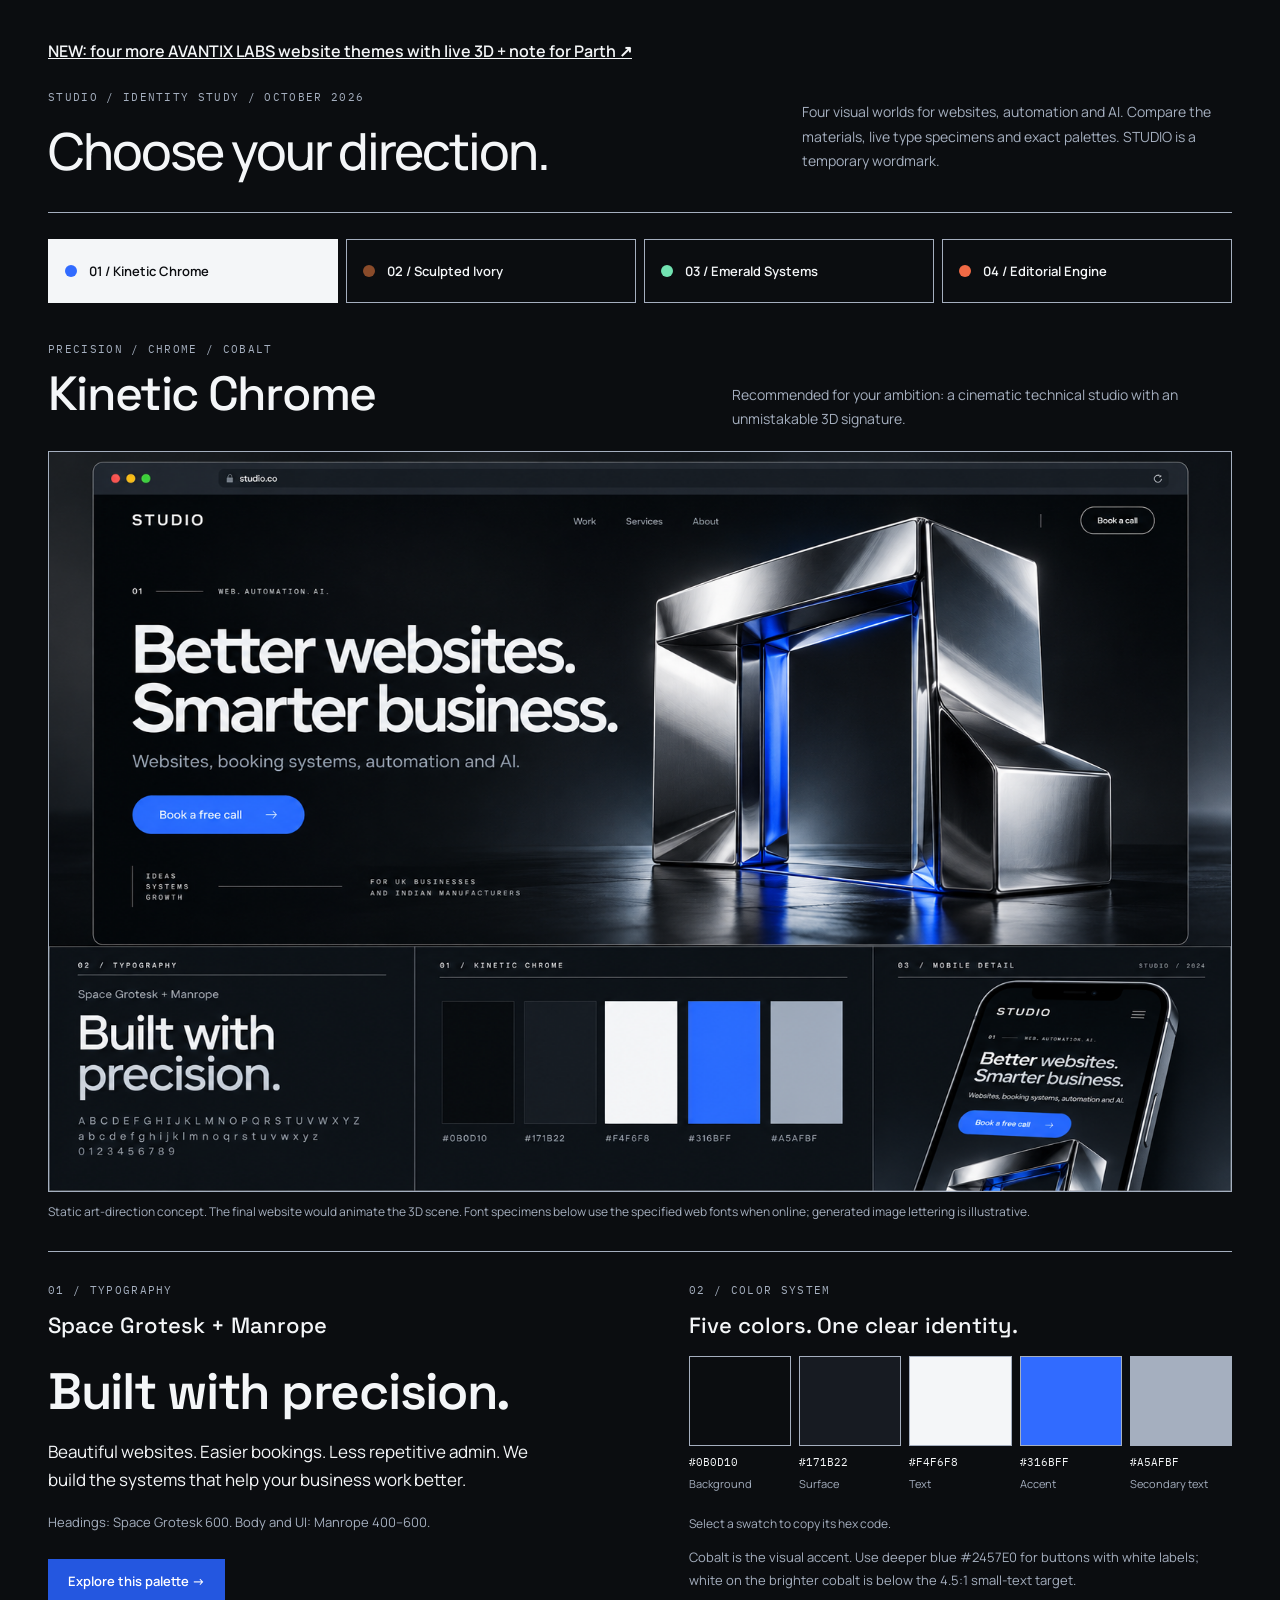
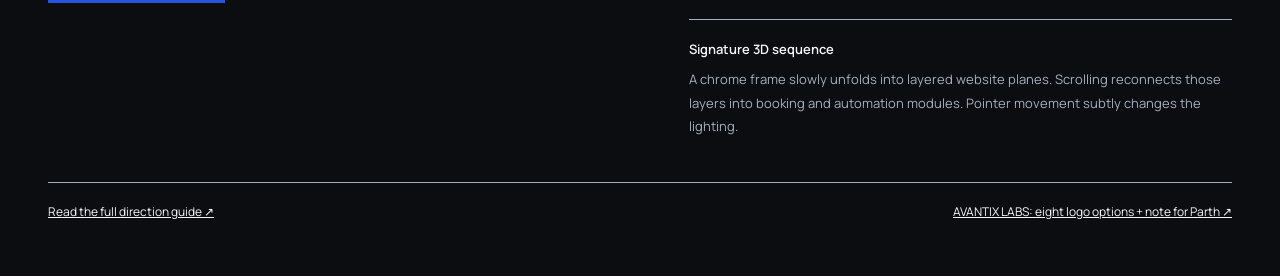
<file: index.html>
<!doctype html>
<html lang="en">
<head>
<meta charset="utf-8"><meta name="viewport" content="width=device-width,initial-scale=1">
<title>Studio — Brand Directions</title>
<link rel="preconnect" href="https://fonts.googleapis.com"><link rel="preconnect" href="https://fonts.gstatic.com" crossorigin>
<link href="https://fonts.googleapis.com/css2?family=DM+Sans:wght@400;500;600&family=IBM+Plex+Mono:wght@400;500&family=Instrument+Serif:ital@0;1&family=Manrope:wght@400;500;600&family=Outfit:wght@500;600&family=Sora:wght@500;600&family=Space+Grotesk:wght@500;600&display=swap" rel="stylesheet">
<style>
:root{--base:#0b0d10;--surface:#171b22;--ink:#f4f6f8;--muted:#a5afbf;--accent:#316bff;--cta:#2457e0;--cta-ink:#fff;--display:'Space Grotesk';--body:'Manrope'}
*{box-sizing:border-box}body{margin:0;background:var(--base);color:var(--ink);font-family:var(--body),sans-serif;transition:background .25s,color .25s}main{max-width:1480px;margin:auto;padding:40px 48px 56px}header{display:flex;align-items:center;justify-content:space-between;gap:20px;border-bottom:1px solid var(--muted);padding-bottom:24px}.overline,.number{font:11px/1.6 'IBM Plex Mono',monospace;letter-spacing:.12em;text-transform:uppercase}.overline{color:var(--muted)}h1{font-size:clamp(30px,4vw,54px);letter-spacing:-.04em;font-weight:500;margin:8px 0 0}.intro{max-width:430px;font-size:14px;line-height:1.75;color:var(--muted)}nav{display:grid;grid-template-columns:repeat(4,1fr);gap:8px;margin:26px 0}button,a{touch-action:manipulation}button{font:inherit;cursor:pointer}.theme{background:transparent;color:var(--ink);text-align:left;border:1px solid var(--muted);padding:16px;display:flex;align-items:center;gap:12px;min-height:64px}.theme[aria-selected=true]{background:var(--ink);color:var(--base);border-color:var(--ink)}.dot{height:12px;width:12px;flex-shrink:0;border-radius:50%;background:var(--dot)}.theme span:last-child{font-size:13px;font-weight:600}button:focus-visible,a:focus-visible{outline:3px solid var(--accent);outline-offset:4px}.heading{display:flex;justify-content:space-between;align-items:flex-end;gap:20px;margin:38px 0 20px}h2{font:500 clamp(28px,4vw,48px)/1.1 var(--display),serif;letter-spacing:-.035em;margin:10px 0}.verdict{margin:0;max-width:500px;color:var(--muted);font-size:14px;line-height:1.7}.board{display:block;width:100%;height:auto;border:1px solid var(--muted);background:var(--surface)}.caption{color:var(--muted);font-size:12px;line-height:1.6;margin:10px 0 30px}.details{display:grid;grid-template-columns:1.1fr 1fr;gap:44px;border-top:1px solid var(--muted);padding-top:30px}h3{font:500 22px/1.2 var(--display),serif;margin:12px 0 18px}.specimen{font:600 clamp(32px,4vw,58px)/1.08 var(--display),serif;letter-spacing:-.025em;margin:26px 0 18px}.body-sample{font-size:17px;line-height:1.65;max-width:480px}.font-note,.motion{font-size:13px;line-height:1.8;color:var(--muted)}.cta{background:var(--cta);color:var(--cta-ink);display:inline-block;padding:13px 20px;margin:12px 0;border:0;text-decoration:none;font-size:13px;font-weight:600}.palette{display:grid;grid-template-columns:repeat(5,1fr);gap:8px}.swatch{border:0;background:transparent;padding:0;text-align:left;color:var(--ink);min-width:0}.chip{display:block;height:90px;background:var(--chip);border:1px solid var(--muted)}.hex{display:block;font:11px/1.6 'IBM Plex Mono',monospace;margin-top:8px}.role{display:block;color:var(--muted);font-size:11px;margin:4px 0 12px}.motion{border-top:1px solid var(--muted);padding-top:18px;margin-top:26px}.motion strong{display:block;color:var(--ink);font-weight:600;margin-bottom:7px}footer{display:flex;justify-content:space-between;gap:20px;margin-top:44px;border-top:1px solid var(--muted);padding-top:20px;font-size:12px;color:var(--muted)}a{color:var(--ink)}#status{min-height:18px;color:var(--muted);font-size:12px} @media(max-width:800px){main{padding:24px 20px}header,.heading{display:block}.intro{margin-top:20px}nav{grid-template-columns:1fr 1fr}.theme{padding:12px}.details{grid-template-columns:1fr;gap:24px}.chip{height:65px}.heading .verdict{margin-top:16px}footer{display:block}footer span{display:block;margin-top:12px}}@media(prefers-reduced-motion:reduce){body{transition:none}}
</style></head>
<body><main>
<p style="margin:0 0 24px"><a href="themes/" style="font-weight:600">NEW: four more AVANTIX LABS website themes with live 3D + note for Parth ↗</a></p>
<header><div><div class="overline">Studio / Identity study / October 2026</div><h1>Choose your direction.</h1></div><p class="intro">Four visual worlds for websites, automation and AI. Compare the materials, live type specimens and exact palettes. STUDIO is a temporary wordmark.</p></header>
<nav role="tablist" aria-label="Brand directions">
<button class="theme" id="tab-0" role="tab" aria-selected="true" aria-controls="direction" data-index="0" style="--dot:#316bff"><i class="dot" aria-hidden="true"></i><span>01 / Kinetic Chrome</span></button>
<button class="theme" id="tab-1" role="tab" aria-selected="false" aria-controls="direction" tabindex="-1" data-index="1" style="--dot:#8a4b2a"><i class="dot" aria-hidden="true"></i><span>02 / Sculpted Ivory</span></button>
<button class="theme" id="tab-2" role="tab" aria-selected="false" aria-controls="direction" tabindex="-1" data-index="2" style="--dot:#72e2b1"><i class="dot" aria-hidden="true"></i><span>03 / Emerald Systems</span></button>
<button class="theme" id="tab-3" role="tab" aria-selected="false" aria-controls="direction" tabindex="-1" data-index="3" style="--dot:#f06a45"><i class="dot" aria-hidden="true"></i><span>04 / Editorial Engine</span></button>
</nav>
<section id="direction" role="tabpanel" aria-labelledby="tab-0">
<div class="heading"><div><div class="overline" id="mood"></div><h2 id="name"></h2></div><p class="verdict" id="position"></p></div>
<img class="board" id="board" alt=""><p class="caption">Static art-direction concept. The final website would animate the 3D scene. Font specimens below use the specified web fonts when online; generated image lettering is illustrative.</p>
<div class="details"><div><div class="overline">01 / Typography</div><h3 id="font-title"></h3><p class="specimen" id="specimen"></p><p class="body-sample">Beautiful websites. Easier bookings. Less repetitive admin. We build the systems that help your business work better.</p><p class="font-note" id="font-note"></p><a class="cta" id="cta-example" href="#palette-title">Explore this palette →</a></div>
<div><div class="overline">02 / Color system</div><h3 id="palette-title">Five colors. One clear identity.</h3><div class="palette" id="palette"></div><p id="status" role="status" aria-live="polite">Select a swatch to copy its hex code.</p><p class="font-note" id="color-note"></p><div class="motion"><strong>Signature 3D sequence</strong><span id="motion"></span></div></div></div>
</section>
<footer><a href="brand-directions.md">Read the full direction guide ↗</a><a href="logos/concepts.html">AVANTIX LABS: eight logo options + note for Parth ↗</a></footer>
</main><script>
const themes=[
{name:'Kinetic Chrome',mood:'Precision / Chrome / Cobalt',position:'Recommended for your ambition: a cinematic technical studio with an unmistakable 3D signature.',colors:['#0B0D10','#171B22','#F4F6F8','#316BFF','#A5AFBF'],fonts:['Space Grotesk','Manrope'],weights:'Headings: Space Grotesk 600. Body and UI: Manrope 400–600.',specimen:'Built with precision.',cta:'#2457E0',ctaInk:'#FFFFFF',note:'Cobalt is the visual accent. Use deeper blue #2457E0 for buttons with white labels; white on the brighter cobalt is below the 4.5:1 small-text target.',motion:'A chrome frame slowly unfolds into layered website planes. Scrolling reconnects those layers into booking and automation modules. Pointer movement subtly changes the lighting.',image:'01-kinetic-chrome.png'},
{name:'Sculpted Ivory',mood:'Editorial / Stone / Bronze',position:'The most refined direction for owners who value taste, clarity and a personal, premium service.',colors:['#F3F0E8','#E4DED2','#191814','#8A4B2A','#746F64'],fonts:['Instrument Serif','Manrope'],weights:'Headings: Instrument Serif 400; selective italic. Body and UI: Manrope 400–600.',specimen:'Built with intention.',cta:'#8A4B2A',ctaInk:'#F3F0E8',note:'Espresso carries the text. Bronze carries calls to action. Stone surfaces provide depth without adding more colors.',motion:'Interlocking bronze and travertine frames reveal a website through an architectural opening. Scrolling moves the camera through it; case studies appear as framed project planes.',image:'02-sculpted-ivory.png'},
{name:'Emerald Systems',mood:'Calm intelligence / Glass / Forest',position:'The strongest fit for the plan’s care, clinic and business-automation positioning: contemporary and reassuring.',colors:['#071B17','#10332B','#F0F5EF','#72E2B1','#A3B8AE'],fonts:['Sora','DM Sans'],weights:'Headings: Sora 600. Body and UI: DM Sans 400–600.',specimen:'Systems that work.',cta:'#72E2B1',ctaInk:'#071B17',note:'Use pale mint for buttons with forest-black labels. Warm white text and muted sage keep service pages calm and easy to read.',motion:'A glass monolith contains connected workflow modules. Scrolling traces an enquiry into a booking and follow-up. Visitors can select a service to highlight its module.',image:'03-emerald-systems.png'},
{name:'Editorial Engine',mood:'Bold typography / Machined layers / Vermilion',position:'The most expressive direction for a creative digital studio whose work and motion lead the experience.',colors:['#141414','#242424','#F2F0EB','#F06A45','#AAA59C'],fonts:['Outfit','Manrope'],weights:'Headings: Outfit 600. Body and UI: Manrope 400–600. Small annotations: IBM Plex Mono 400.',specimen:'Made to stand out.',cta:'#F06A45',ctaInk:'#141414',note:'Vermilion carries one sculptural object and the call to action. Use graphite labels on vermilion buttons for readable contrast.',motion:'An anodized frame splits into precisely machined layers. Scroll motion assembles them into a complete website; selected work opens in dimensional project planes.',image:'04-editorial-engine.png'}
];
const buttons=[...document.querySelectorAll('.theme')];let active=0;
function choose(i){active=i;const t=themes[i];const r=document.documentElement.style;['base','surface','ink','accent','muted'].forEach((key,j)=>r.setProperty('--'+key,t.colors[j]));r.setProperty('--display',`'${t.fonts[0]}'`);r.setProperty('--body',`'${t.fonts[1]}'`);r.setProperty('--cta',t.cta);r.setProperty('--cta-ink',t.ctaInk);document.getElementById('specimen').style.fontWeight=i===1?'400':'600';buttons.forEach((b,j)=>{b.setAttribute('aria-selected',String(j===i));b.tabIndex=j===i?0:-1});document.getElementById('direction').setAttribute('aria-labelledby','tab-'+i);for(const [id,key] of [['name','name'],['mood','mood'],['position','position'],['specimen','specimen'],['font-note','weights'],['motion','motion'],['color-note','note']])document.getElementById(id).textContent=t[key];document.getElementById('font-title').textContent=t.fonts.join(' + ');const image=document.getElementById('board');image.src=t.image;image.alt=t.name+' website concept, typography and palette board';const palette=document.getElementById('palette');palette.replaceChildren();t.colors.forEach((hex,j)=>{const b=document.createElement('button');b.className='swatch';b.style.setProperty('--chip',hex);b.setAttribute('aria-label','Copy '+['background','surface','text','accent','secondary text'][j]+' color '+hex);const chip=document.createElement('span');chip.className='chip';const code=document.createElement('span');code.className='hex';code.textContent=hex;const role=document.createElement('span');role.className='role';role.textContent=['Background','Surface','Text','Accent','Secondary text'][j];b.append(chip,code,role);b.addEventListener('click',async()=>{try{await navigator.clipboard.writeText(hex);document.getElementById('status').textContent='Copied '+hex;}catch{document.getElementById('status').textContent='Color: '+hex+' — select this text to copy.'}});palette.append(b)});document.getElementById('status').textContent='Select a swatch to copy its hex code.';}
buttons.forEach((b,i)=>{b.addEventListener('click',()=>choose(i));b.addEventListener('keydown',e=>{let next;if(e.key==='ArrowRight')next=(active+1)%4;if(e.key==='ArrowLeft')next=(active+3)%4;if(e.key==='Home')next=0;if(e.key==='End')next=3;if(next!==undefined){e.preventDefault();choose(next);buttons[next].focus()}})});choose(0);
</script></body></html>
</file>
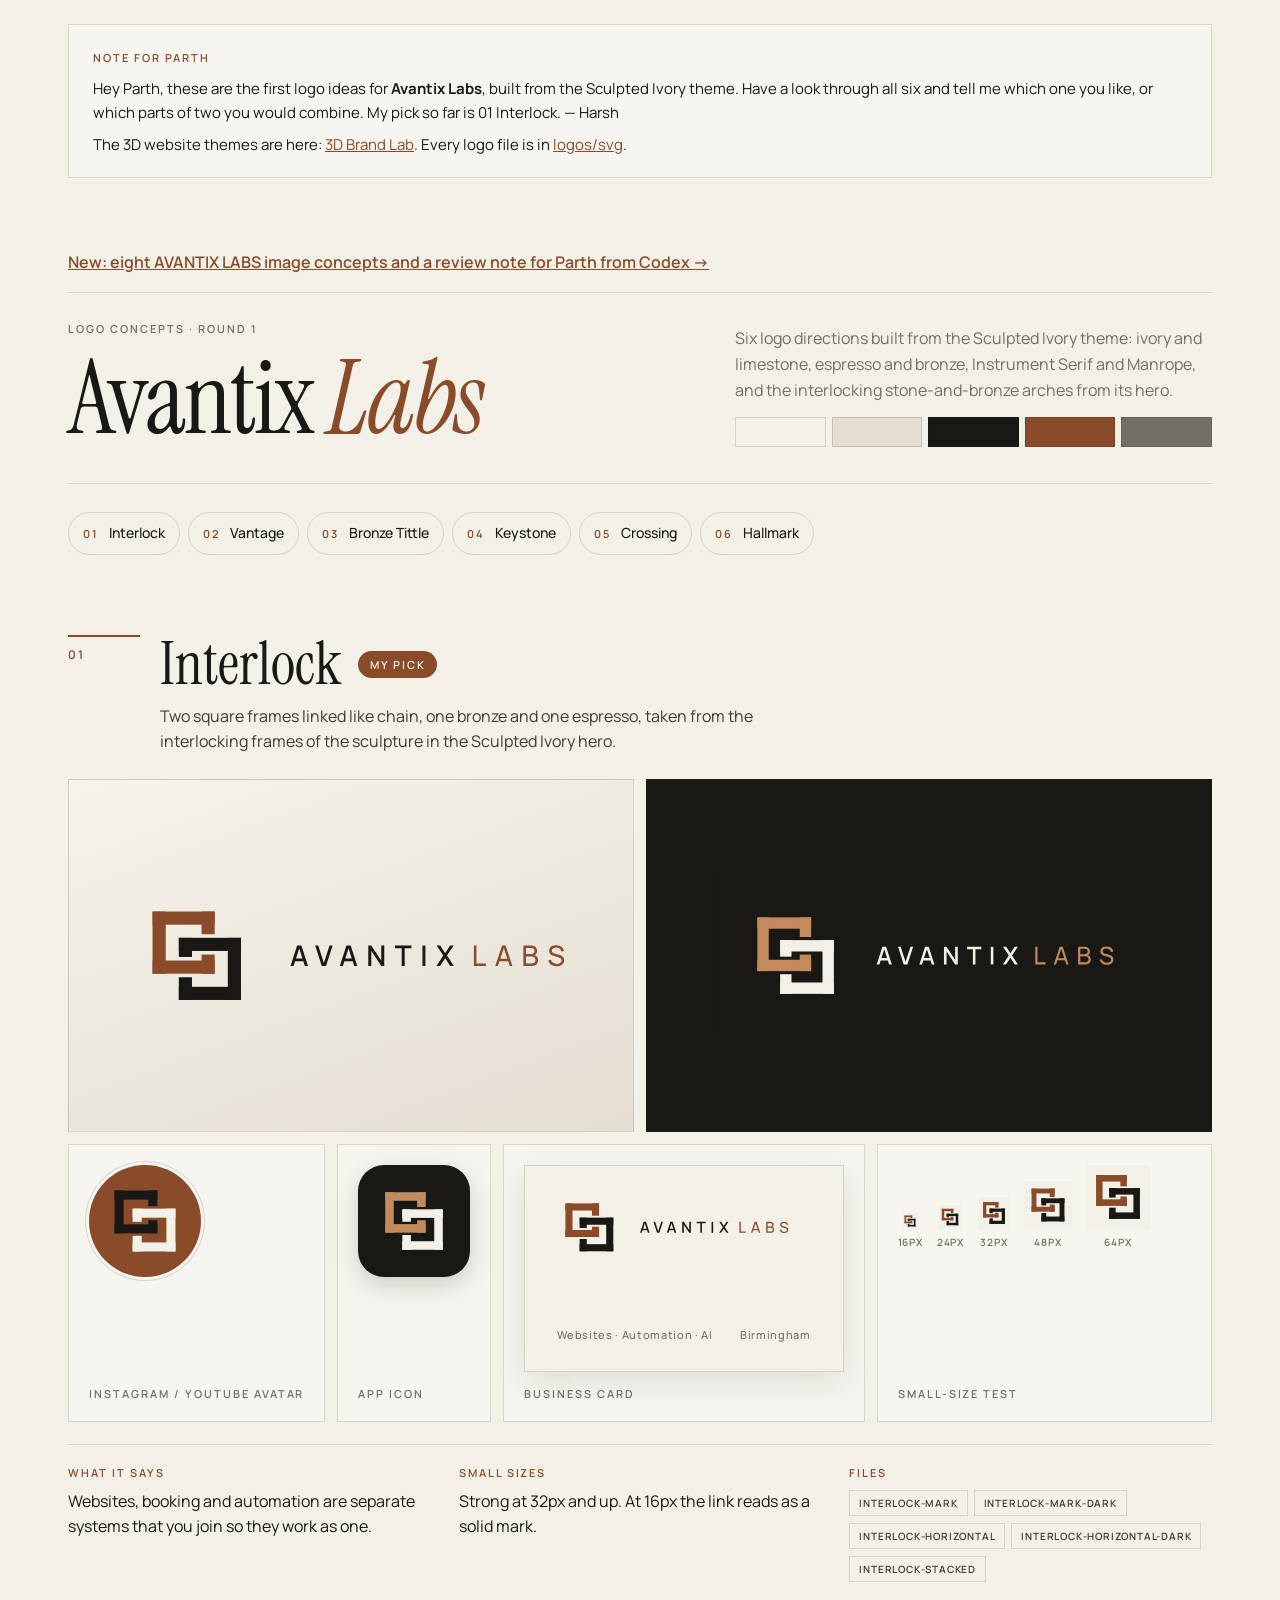
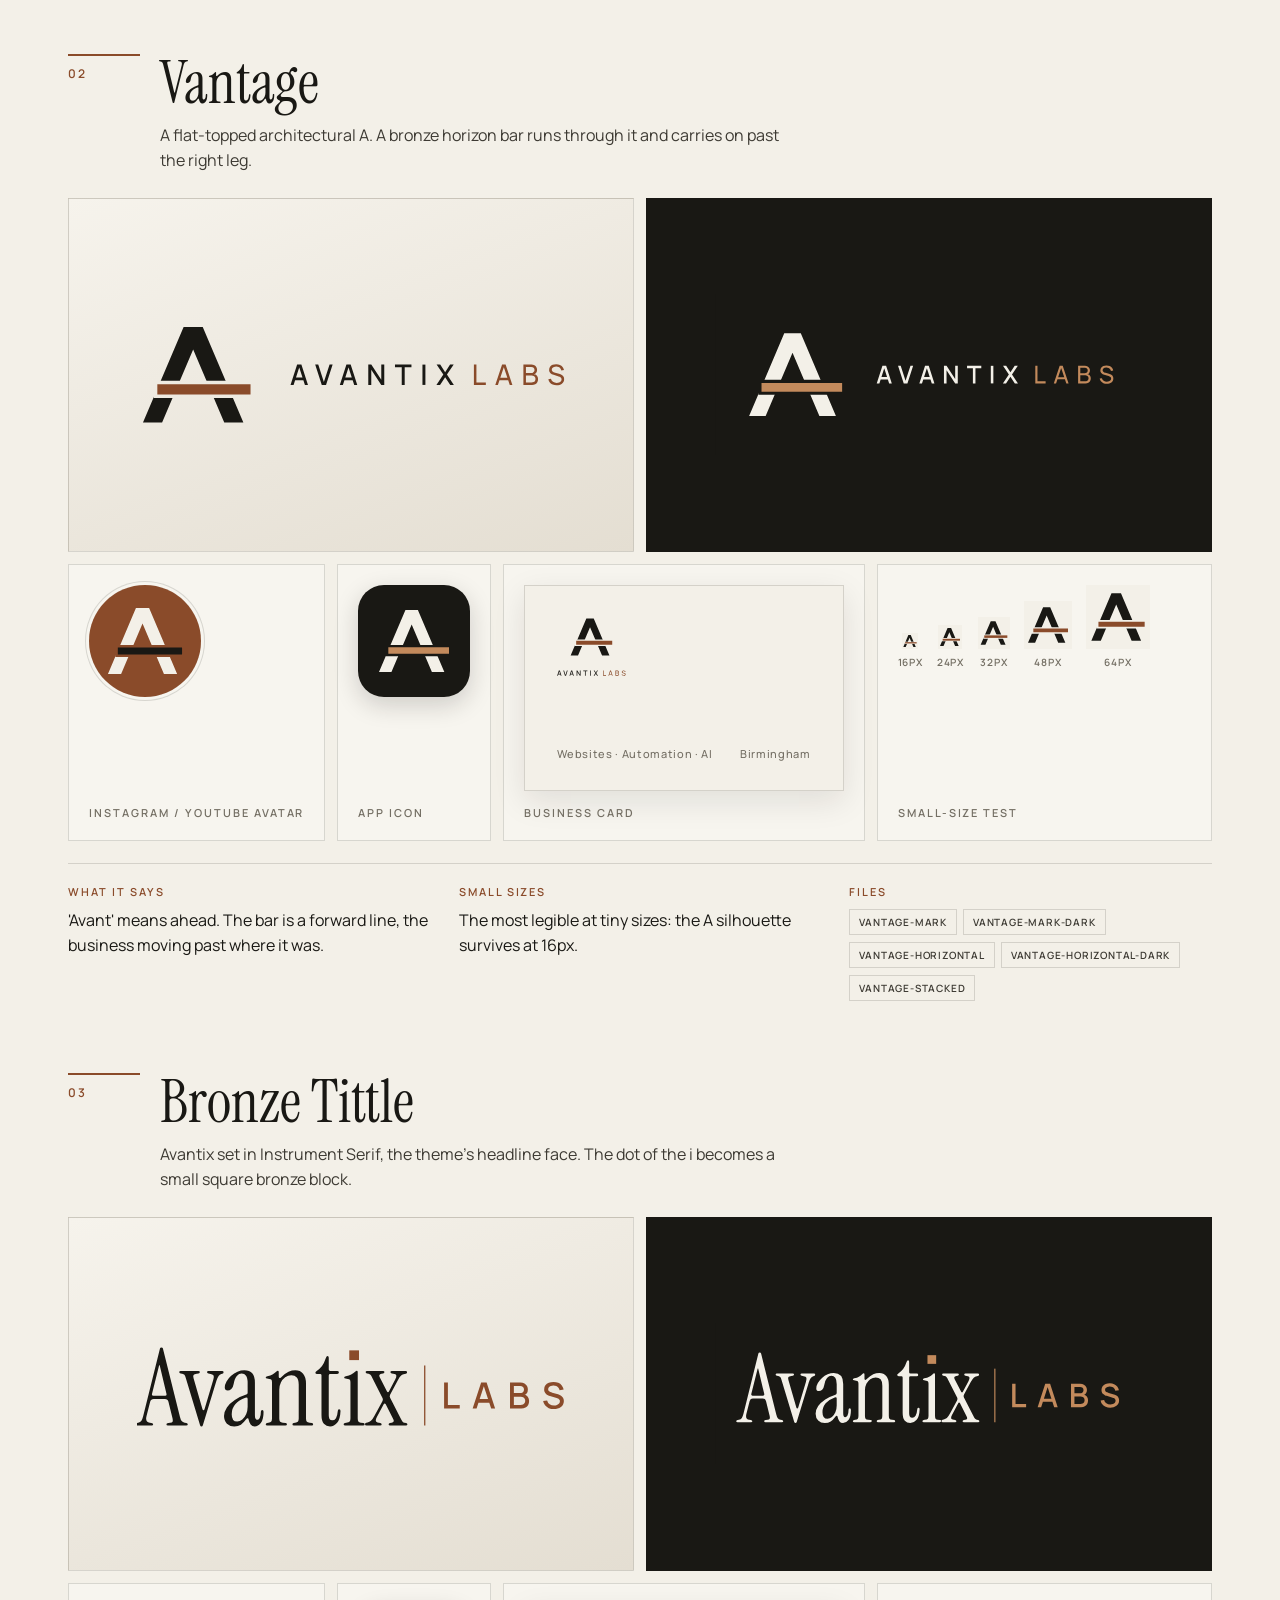
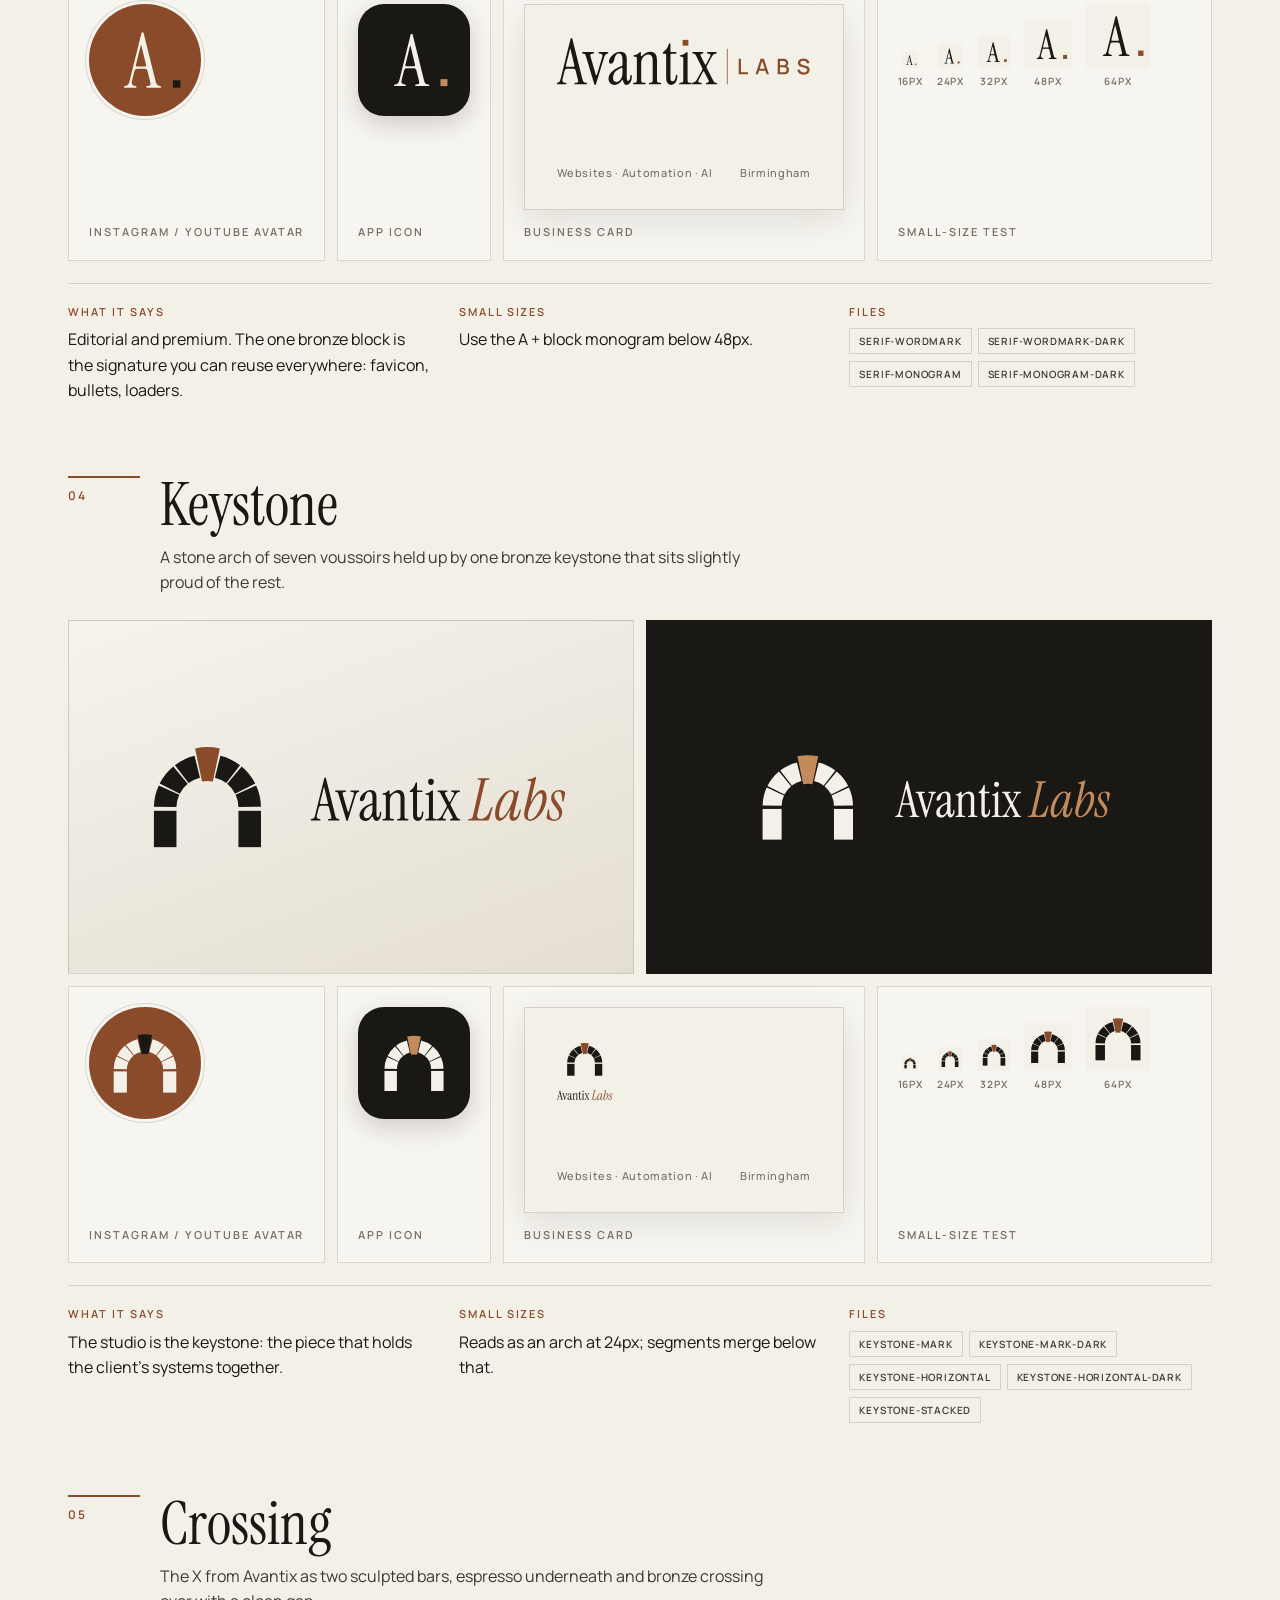
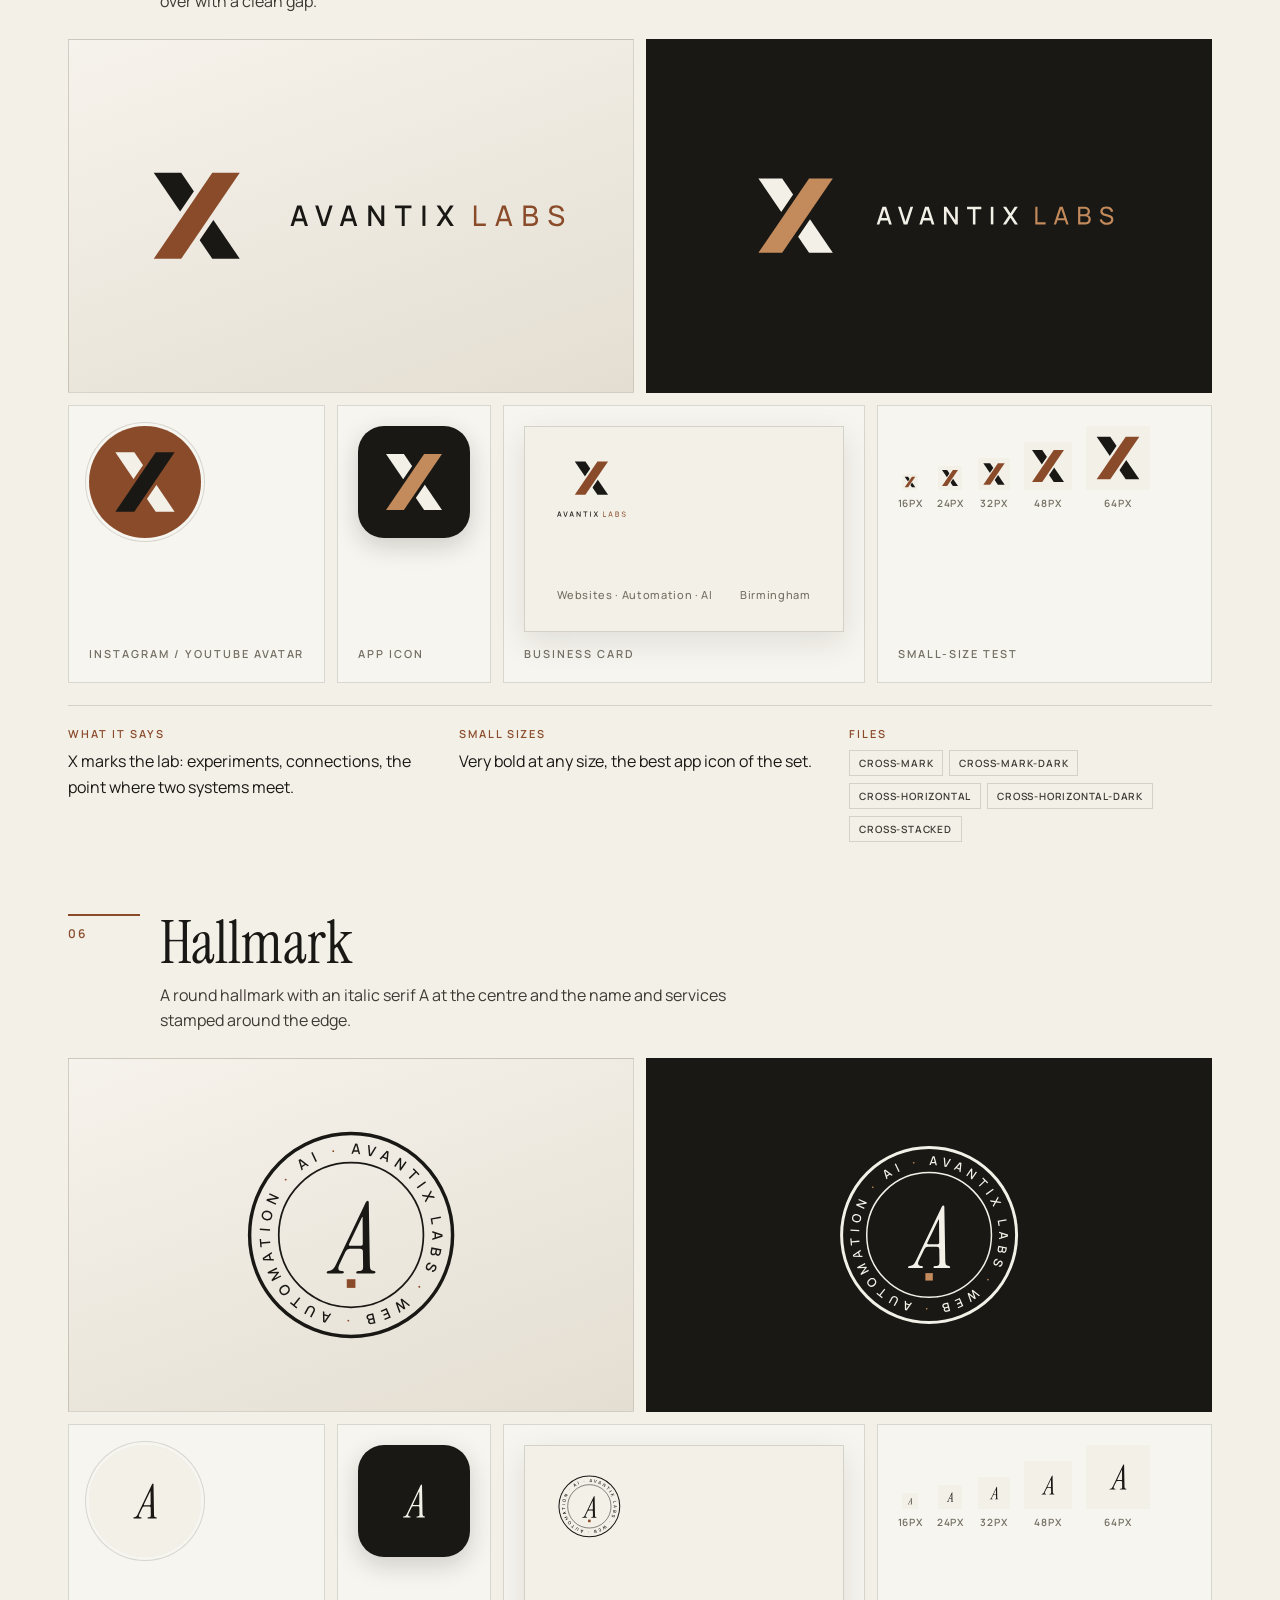
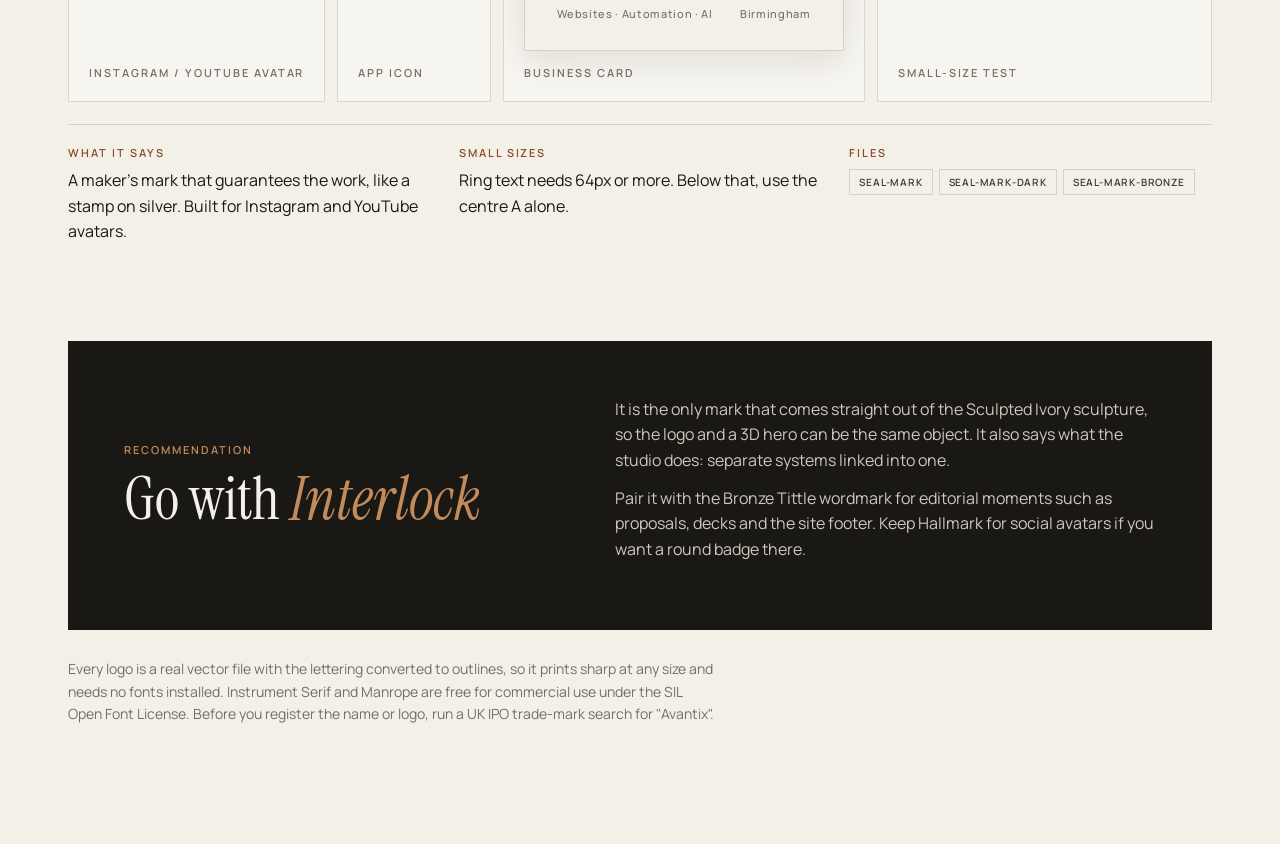
<file: logos/index.html>
<!doctype html>
<html lang="en"><head><meta charset="utf-8"><meta name="viewport" content="width=device-width,initial-scale=1"></head><body>
<title>Avantix Labs Logos</title>
<link rel="preconnect" href="https://fonts.googleapis.com">
<link rel="preconnect" href="https://fonts.gstatic.com" crossorigin>
<link rel="stylesheet" href="https://fonts.googleapis.com/css2?family=Instrument+Serif:ital@0;1&family=Manrope:wght@400;500;600&display=swap">
<style>
/* Layout: an ivory presentation book. One concept per spread: ivory and espresso boards side by side, then real uses, then notes. Single committed light look from the Sculpted Ivory direction. */
:root{
  --ivory:#F3F0E8; --stone:#E4DED2; --espresso:#191814; --bronze:#8A4B2A; --taupe:#746F64;
  --line:rgba(25,24,20,.14);
  --serif:'Instrument Serif', Georgia, 'Times New Roman', serif;
  --sans:'Manrope', system-ui, -apple-system, 'Segoe UI', sans-serif;
  color-scheme:light;
}
*{box-sizing:border-box}
body{background:var(--ivory);color:var(--espresso);font-family:var(--sans);font-size:16px;line-height:1.6;-webkit-font-smoothing:antialiased}
.page{max-width:1240px;margin:0 auto;padding:56px clamp(16px,4vw,48px) 96px}
.eyebrow,.c-num,figcaption,.files span,.sz span,.nav a span{font:600 11px/1.4 var(--sans);letter-spacing:.18em;text-transform:uppercase}
.eyebrow{color:var(--taupe)}
.intro{display:grid;grid-template-columns:minmax(0,1.3fr) minmax(0,1fr);gap:48px;align-items:end;border-bottom:1px solid var(--line);padding-bottom:36px}
.intro > *{min-width:0}
h1{font:400 clamp(52px,8vw,112px)/.95 var(--serif);letter-spacing:-.02em;margin:14px 0 0}
h1 em{color:var(--bronze)}
.intro p{margin:0 0 14px;color:var(--taupe);max-width:48ch}
.palette{display:flex;gap:6px;margin-top:6px}
.palette i{flex:1;height:30px;border:1px solid var(--line)}
.nav{display:flex;flex-wrap:wrap;gap:8px;margin:28px 0 8px}
.nav a{display:flex;gap:10px;align-items:baseline;text-decoration:none;color:var(--espresso);border:1px solid var(--line);padding:9px 14px;border-radius:999px;font-weight:500;font-size:14px}
.nav a:hover{border-color:var(--bronze)}
.nav a span{color:var(--bronze)}
.concept{padding-top:72px}
.c-head{display:grid;grid-template-columns:72px minmax(0,1fr);gap:20px;align-items:start;margin-bottom:24px}
.c-num{color:var(--bronze);border-top:2px solid var(--bronze);padding-top:10px;font-size:12px}
.c-title h2{font:400 clamp(36px,4.6vw,60px)/1 var(--serif);margin:0 0 10px;display:flex;align-items:center;gap:16px;flex-wrap:wrap}
.c-title p{margin:0;max-width:62ch;color:#3d3a33}
.pick{font:600 11px/1 var(--sans);letter-spacing:.16em;text-transform:uppercase;background:var(--bronze);color:var(--ivory);padding:8px 12px;border-radius:999px}
.boards{display:grid;grid-template-columns:repeat(2,minmax(0,1fr));gap:12px}
.board{margin:0;aspect-ratio:16/10;display:grid;place-items:center;padding:12%;border:1px solid var(--line);max-width:100%}
.board.ivory{background:var(--ivory);background:linear-gradient(160deg,#F6F3EC,var(--stone))}
.board.espresso{background:var(--espresso);border-color:var(--espresso)}
.board svg.lg{width:100%;height:auto;max-height:100%}
.uses{display:grid;grid-template-columns:auto auto minmax(0,1.4fr) minmax(0,1.3fr);gap:12px;margin-top:12px}
.use{margin:0;border:1px solid var(--line);background:#F7F5EF;padding:20px;display:flex;flex-direction:column;justify-content:space-between;gap:14px;min-width:0}
figcaption{color:var(--taupe)}
.avatar{width:112px;height:112px;border-radius:50%;overflow:hidden;box-shadow:0 0 0 3px #F7F5EF,0 0 0 4px var(--line)}
.appicon{width:112px;height:112px;border-radius:26px;overflow:hidden;box-shadow:0 8px 24px rgba(25,24,20,.18)}
.avatar svg,.appicon svg{width:100%;height:100%;display:block}
.bcard{aspect-ratio:85/55;max-width:100%;background:var(--ivory);border:1px solid var(--line);box-shadow:0 10px 30px rgba(25,24,20,.10);padding:9% 10%;display:flex;flex-direction:column;justify-content:space-between}
.bcard svg.bc{height:44%;width:auto;max-width:100%;align-self:flex-start}
.bc-line{display:flex;justify-content:space-between;gap:8px;font:500 11px/1.3 var(--sans);letter-spacing:.06em;color:var(--taupe)}
.sz-row{display:flex;align-items:flex-end;gap:14px;flex-wrap:wrap}
.sz{display:flex;flex-direction:column;align-items:center;gap:6px}
.sz div svg{width:100%;height:100%;display:block}
.sz span{color:var(--taupe);font-size:10px;letter-spacing:.08em}
.notes{display:grid;grid-template-columns:repeat(3,minmax(0,1fr));gap:28px;margin-top:22px;padding-top:20px;border-top:1px solid var(--line)}
.notes > *{min-width:0}
.notes h3{font:600 11px/1.4 var(--sans);letter-spacing:.18em;text-transform:uppercase;color:var(--bronze);margin:0 0 8px}
.notes p{margin:0}
.files{list-style:none;margin:0;padding:0;display:flex;flex-wrap:wrap;gap:6px}
.files span{display:inline-block;border:1px solid var(--line);padding:5px 9px;font-size:10px;letter-spacing:.08em;color:#3d3a33}
.verdict{margin-top:96px;background:var(--espresso);color:var(--ivory);padding:clamp(28px,5vw,56px);display:grid;grid-template-columns:minmax(0,1fr) minmax(0,1.2fr);gap:40px;align-items:center}
.verdict > *{min-width:0}
.verdict h2{font:400 clamp(36px,4.6vw,60px)/1 var(--serif);margin:12px 0 0}
.verdict h2 em{color:#C38A5C}
.verdict p{margin:0 0 12px;color:#CFC8BB}
.verdict .eyebrow{color:#C38A5C}
.foot{margin-top:28px;color:var(--taupe);font-size:14px;max-width:72ch}
@media (max-width:980px){.uses{grid-template-columns:repeat(2,minmax(0,1fr))}}
@media (max-width:720px){
  .intro,.verdict{grid-template-columns:minmax(0,1fr);gap:24px}
  .boards{grid-template-columns:minmax(0,1fr)}
  .notes{grid-template-columns:minmax(0,1fr);gap:18px}
  .c-head{grid-template-columns:minmax(0,1fr);gap:10px}
  .c-num{width:72px}
}
@media (max-width:460px){.uses{grid-template-columns:minmax(0,1fr)} .avatar,.appicon{width:96px;height:96px}}
</style>

<aside style="max-width:1240px;margin:24px auto 0;padding:0 clamp(16px,4vw,48px)">
  <div style="border:1px solid rgba(25,24,20,.14);background:#F7F5EF;padding:20px 24px;font:15px/1.6 Manrope,system-ui,sans-serif;color:#191814">
    <strong style="font:600 11px/1.4 Manrope,system-ui,sans-serif;letter-spacing:.18em;text-transform:uppercase;color:#8A4B2A">Note for Parth</strong>
    <p style="margin:8px 0 0">Hey Parth, these are the first logo ideas for <strong>Avantix Labs</strong>, built from the Sculpted Ivory theme. Have a look through all six and tell me which one you like, or which parts of two you would combine. My pick so far is 01 Interlock. — Harsh</p><p style="margin:8px 0 0"> The 3D website themes are here: <a href="../3d/" style="color:#8A4B2A">3D Brand Lab</a>. Every logo file is in <a href="https://github.com/oliviaharsh/website-brand-directions/tree/main/logos/svg" style="color:#8A4B2A">logos/svg</a>.</p>
  </div>
</aside>
<div class="page">
  <p style="margin:0 0 28px;padding:16px 0;border-bottom:1px solid rgba(25,24,20,.14)"><a href="concepts.html" style="color:#8A4B2A;font-weight:600">New: eight AVANTIX LABS image concepts and a review note for Parth from Codex →</a></p>
  <header class="intro">
    <div>
      <div class="eyebrow">Logo concepts · Round 1</div>
      <h1>Avantix <em>Labs</em></h1>
    </div>
    <div>
      <p>Six logo directions built from the Sculpted Ivory theme: ivory and limestone, espresso and bronze, Instrument Serif and Manrope, and the interlocking stone-and-bronze arches from its hero.</p>
      <div class="palette" aria-label="Palette: ivory, limestone, espresso, bronze, taupe"><i style="background:#F3F0E8"></i><i style="background:#E4DED2"></i><i style="background:#191814"></i><i style="background:#8A4B2A"></i><i style="background:#746F64"></i></div>
    </div>
  </header>
  <nav class="nav" aria-label="Concepts"><a href="#c01"><span>01</span>Interlock</a><a href="#c02"><span>02</span>Vantage</a><a href="#c03"><span>03</span>Bronze Tittle</a><a href="#c04"><span>04</span>Keystone</a><a href="#c05"><span>05</span>Crossing</a><a href="#c06"><span>06</span>Hallmark</a></nav>
  
<section class="concept" id="c01">
  <header class="c-head">
    <div class="c-num">01</div>
    <div class="c-title"><h2>Interlock <span class="pick">My pick</span></h2><p>Two square frames linked like chain, one bronze and one espresso, taken from the interlocking frames of the sculpture in the Sculpted Ivory hero.</p></div>
  </header>
  <div class="boards">
    <figure class="board ivory"><svg class="lg" xmlns="http://www.w3.org/2000/svg" viewBox="0 0 358.3 100.0" role="img" aria-label="Avantix Labs"><title>Avantix Labs</title><g><rect x="13" y="13" width="52" height="11" fill="#8A4B2A"/><rect x="13" y="13" width="11" height="52" fill="#8A4B2A"/><rect x="13" y="54" width="52" height="11" fill="#8A4B2A"/><rect x="54" y="13" width="11" height="19" fill="#8A4B2A"/><rect x="54" y="49" width="11" height="16" fill="#8A4B2A"/><rect x="35" y="35" width="52" height="11" fill="#191814"/><rect x="76" y="35" width="11" height="52" fill="#191814"/><rect x="35" y="76" width="52" height="11" fill="#191814"/><rect x="35" y="35" width="11" height="16" fill="#191814"/><rect x="35" y="68" width="11" height="19" fill="#191814"/></g><path d="M128.47222222222223 58.5 133.99722222222223 41.5H137.55069444444445L143.07569444444445 58.5H140.51388888888889L135.42569444444445 42.9875H136.06319444444443L131.03402777777777 58.5ZM131.34097222222223 54.66319444444444V52.34930555555555H140.21875V54.66319444444444Z" fill="#191814"/><path d="M154.62152777777777 58.5 149.09652777777777 41.5H151.65833333333333L156.36875 56.009027777777774L161.13819444444445 41.5H163.7L158.175 58.5Z" fill="#191814"/><path d="M169.72083333333333 58.5 175.24583333333334 41.5H178.79930555555555L184.32430555555555 58.5H181.7625L176.67430555555555 42.9875H177.31180555555554L172.28263888888887 58.5ZM172.58958333333334 54.66319444444444V52.34930555555555H181.4673611111111V54.66319444444444Z" fill="#191814"/><path d="M193.53263888888887 58.5V41.5H196.03541666666666L204.40555555555554 54.13194444444444V41.5H206.90833333333333V58.5H204.40555555555554L196.03541666666666 45.85625V58.5Z" fill="#191814"/><path d="M221.53541666666663 58.5V43.825694444444444H215.88055555555553V41.5H229.65763888888887V43.825694444444444H224.00277777777774V58.5Z" fill="#191814"/><path d="M238.86597222222218 58.5V41.5H241.3333333333333V58.5Z" fill="#191814"/><path d="M250.54166666666663 58.5 256.3381944444444 49.89375 250.69513888888883 41.5H253.71736111111107L257.8611111111111 47.80416666666667L261.98124999999993 41.5H265.0152777777777L259.3722222222222 49.89375L265.1569444444444 58.5H262.1347222222222L257.8611111111111 51.99513888888889L253.5756944444444 58.5Z" fill="#191814"/><path d="M281.92083333333335 58.5V41.5H284.02222222222224V56.50486111111111H291.9083333333333V58.5Z" fill="#8A4B2A"/><path d="M299.81805555555553 58.5 305.5083333333333 41.5H308.4361111111111L314.12638888888887 58.5H311.9423611111111L306.61805555555554 42.727777777777774H307.27916666666664L302.0020833333333 58.5ZM302.5569444444444 54.52152777777778V52.55H311.3875V54.52152777777778Z" fill="#8A4B2A"/><path d="M323.3347222222222 58.5V41.5H329.9576388888889Q331.4805555555555 41.5 332.56076388888886 42.12569444444445Q333.6409722222222 42.75138888888889 334.21354166666663 43.77256944444444Q334.7861111111111 44.79375 334.7861111111111 45.97430555555556Q334.7861111111111 47.355555555555554 334.0777777777778 48.394444444444446Q333.3694444444444 49.43333333333334 332.16527777777776 49.822916666666664L332.14166666666665 49.24444444444445Q333.78263888888887 49.68125 334.6916666666666 50.849999999999994Q335.6006944444444 52.01875 335.6006944444444 53.63611111111111Q335.6006944444444 55.12361111111111 334.9927083333333 56.209722222222226Q334.3847222222222 57.295833333333334 333.24548611111106 57.89791666666667Q332.10625 58.5 330.54791666666665 58.5ZM325.4597222222222 56.49305555555556H330.14652777777775Q331.0909722222222 56.49305555555556 331.83472222222224 56.14479166666666Q332.5784722222222 55.796527777777776 333.009375 55.15902777777778Q333.44027777777774 54.52152777777778 333.44027777777774 53.62430555555556Q333.44027777777774 52.7625 333.0565972222222 52.07777777777778Q332.67291666666665 51.393055555555556 331.98229166666664 50.98576388888889Q331.29166666666663 50.578472222222224 330.38263888888883 50.578472222222224H325.4597222222222ZM325.4597222222222 48.59513888888889H329.93402777777777Q330.6895833333333 48.59513888888889 331.29756944444443 48.27048611111111Q331.9055555555555 47.94583333333333 332.265625 47.355555555555554Q332.62569444444443 46.765277777777776 332.62569444444443 45.97430555555556Q332.62569444444443 44.87638888888889 331.88194444444446 44.17986111111111Q331.1381944444444 43.483333333333334 329.93402777777777 43.483333333333334H325.4597222222222Z" fill="#8A4B2A"/><path d="M351.0659722222222 58.854166666666664Q349.2597222222222 58.854166666666664 347.81354166666665 58.24027777777778Q346.3673611111111 57.62638888888889 345.42881944444446 56.48715277777778Q344.49027777777775 55.34791666666667 344.20694444444445 53.78958333333333L346.37916666666666 53.44722222222222Q346.79236111111106 55.05277777777778 348.09687499999995 55.95590277777778Q349.40138888888885 56.859027777777776 351.1722222222222 56.859027777777776Q352.3173611111111 56.859027777777776 353.2440972222222 56.498958333333334Q354.1708333333333 56.138888888888886 354.71388888888885 55.46597222222222Q355.2569444444444 54.793055555555554 355.2569444444444 53.87222222222222Q355.2569444444444 53.30555555555556 355.0621527777778 52.89826388888889Q354.8673611111111 52.490972222222226 354.5309027777778 52.20173611111112Q354.1944444444444 51.9125 353.7694444444444 51.71180555555556Q353.34444444444443 51.51111111111111 352.88402777777776 51.38125L348.5513888888889 50.09444444444445Q347.8430555555555 49.88194444444444 347.1819444444444 49.557291666666664Q346.5208333333333 49.232638888888886 346.00138888888887 48.74270833333333Q345.4819444444444 48.25277777777778 345.17499999999995 47.56215277777778Q344.86805555555554 46.87152777777778 344.86805555555554 45.927083333333336Q344.86805555555554 44.41597222222222 345.653125 43.347569444444446Q346.43819444444443 42.27916666666667 347.78402777777774 41.7125Q349.1298611111111 41.14583333333333 350.81805555555553 41.15763888888889Q352.5298611111111 41.169444444444444 353.8815972222222 41.765625Q355.2333333333333 42.361805555555556 356.1246527777778 43.47152777777778Q357.0159722222222 44.58125 357.32291666666663 46.12777777777778L355.09166666666664 46.517361111111114Q354.9145833333333 45.47847222222222 354.3065972222222 44.72881944444445Q353.69861111111106 43.97916666666667 352.7895833333333 43.571875000000006Q351.88055555555553 43.16458333333333 350.7944444444444 43.15277777777778Q349.75555555555553 43.140972222222224 348.91736111111106 43.483333333333334Q348.07916666666665 43.825694444444444 347.5833333333333 44.433680555555554Q347.0875 45.04166666666667 347.0875 45.83263888888889Q347.0875 46.611805555555556 347.5361111111111 47.089930555555554Q347.9847222222222 47.56805555555556 348.63993055555557 47.845486111111114Q349.29513888888886 48.12291666666667 349.9208333333333 48.3L353.1555555555555 49.232638888888886Q353.7104166666666 49.38611111111111 354.4364583333333 49.65763888888889Q355.16249999999997 49.92916666666667 355.8472222222222 50.41909722222222Q356.53194444444443 50.90902777777778 356.9805555555555 51.717708333333334Q357.4291666666666 52.52638888888889 357.4291666666666 53.75416666666666Q357.4291666666666 54.981944444444444 356.9392361111111 55.93819444444445Q356.44930555555555 56.894444444444446 355.5756944444444 57.537847222222226Q354.7020833333333 58.18125 353.54513888888886 58.51770833333333Q352.3881944444444 58.854166666666664 351.0659722222222 58.854166666666664Z" fill="#8A4B2A"/></svg></figure>
    <figure class="board espresso"><svg class="lg" xmlns="http://www.w3.org/2000/svg" viewBox="-28 -28 414.3 156.0" role="img" aria-label="Avantix Labs"><title>Avantix Labs</title><rect x="-28" y="-28" width="414.3" height="156.0" fill="#191814"/><g><rect x="13" y="13" width="52" height="11" fill="#C38A5C"/><rect x="13" y="13" width="11" height="52" fill="#C38A5C"/><rect x="13" y="54" width="52" height="11" fill="#C38A5C"/><rect x="54" y="13" width="11" height="19" fill="#C38A5C"/><rect x="54" y="49" width="11" height="16" fill="#C38A5C"/><rect x="35" y="35" width="52" height="11" fill="#F3F0E8"/><rect x="76" y="35" width="11" height="52" fill="#F3F0E8"/><rect x="35" y="76" width="52" height="11" fill="#F3F0E8"/><rect x="35" y="35" width="11" height="16" fill="#F3F0E8"/><rect x="35" y="68" width="11" height="19" fill="#F3F0E8"/></g><path d="M128.47222222222223 58.5 133.99722222222223 41.5H137.55069444444445L143.07569444444445 58.5H140.51388888888889L135.42569444444445 42.9875H136.06319444444443L131.03402777777777 58.5ZM131.34097222222223 54.66319444444444V52.34930555555555H140.21875V54.66319444444444Z" fill="#F3F0E8"/><path d="M154.62152777777777 58.5 149.09652777777777 41.5H151.65833333333333L156.36875 56.009027777777774L161.13819444444445 41.5H163.7L158.175 58.5Z" fill="#F3F0E8"/><path d="M169.72083333333333 58.5 175.24583333333334 41.5H178.79930555555555L184.32430555555555 58.5H181.7625L176.67430555555555 42.9875H177.31180555555554L172.28263888888887 58.5ZM172.58958333333334 54.66319444444444V52.34930555555555H181.4673611111111V54.66319444444444Z" fill="#F3F0E8"/><path d="M193.53263888888887 58.5V41.5H196.03541666666666L204.40555555555554 54.13194444444444V41.5H206.90833333333333V58.5H204.40555555555554L196.03541666666666 45.85625V58.5Z" fill="#F3F0E8"/><path d="M221.53541666666663 58.5V43.825694444444444H215.88055555555553V41.5H229.65763888888887V43.825694444444444H224.00277777777774V58.5Z" fill="#F3F0E8"/><path d="M238.86597222222218 58.5V41.5H241.3333333333333V58.5Z" fill="#F3F0E8"/><path d="M250.54166666666663 58.5 256.3381944444444 49.89375 250.69513888888883 41.5H253.71736111111107L257.8611111111111 47.80416666666667L261.98124999999993 41.5H265.0152777777777L259.3722222222222 49.89375L265.1569444444444 58.5H262.1347222222222L257.8611111111111 51.99513888888889L253.5756944444444 58.5Z" fill="#F3F0E8"/><path d="M281.92083333333335 58.5V41.5H284.02222222222224V56.50486111111111H291.9083333333333V58.5Z" fill="#C38A5C"/><path d="M299.81805555555553 58.5 305.5083333333333 41.5H308.4361111111111L314.12638888888887 58.5H311.9423611111111L306.61805555555554 42.727777777777774H307.27916666666664L302.0020833333333 58.5ZM302.5569444444444 54.52152777777778V52.55H311.3875V54.52152777777778Z" fill="#C38A5C"/><path d="M323.3347222222222 58.5V41.5H329.9576388888889Q331.4805555555555 41.5 332.56076388888886 42.12569444444445Q333.6409722222222 42.75138888888889 334.21354166666663 43.77256944444444Q334.7861111111111 44.79375 334.7861111111111 45.97430555555556Q334.7861111111111 47.355555555555554 334.0777777777778 48.394444444444446Q333.3694444444444 49.43333333333334 332.16527777777776 49.822916666666664L332.14166666666665 49.24444444444445Q333.78263888888887 49.68125 334.6916666666666 50.849999999999994Q335.6006944444444 52.01875 335.6006944444444 53.63611111111111Q335.6006944444444 55.12361111111111 334.9927083333333 56.209722222222226Q334.3847222222222 57.295833333333334 333.24548611111106 57.89791666666667Q332.10625 58.5 330.54791666666665 58.5ZM325.4597222222222 56.49305555555556H330.14652777777775Q331.0909722222222 56.49305555555556 331.83472222222224 56.14479166666666Q332.5784722222222 55.796527777777776 333.009375 55.15902777777778Q333.44027777777774 54.52152777777778 333.44027777777774 53.62430555555556Q333.44027777777774 52.7625 333.0565972222222 52.07777777777778Q332.67291666666665 51.393055555555556 331.98229166666664 50.98576388888889Q331.29166666666663 50.578472222222224 330.38263888888883 50.578472222222224H325.4597222222222ZM325.4597222222222 48.59513888888889H329.93402777777777Q330.6895833333333 48.59513888888889 331.29756944444443 48.27048611111111Q331.9055555555555 47.94583333333333 332.265625 47.355555555555554Q332.62569444444443 46.765277777777776 332.62569444444443 45.97430555555556Q332.62569444444443 44.87638888888889 331.88194444444446 44.17986111111111Q331.1381944444444 43.483333333333334 329.93402777777777 43.483333333333334H325.4597222222222Z" fill="#C38A5C"/><path d="M351.0659722222222 58.854166666666664Q349.2597222222222 58.854166666666664 347.81354166666665 58.24027777777778Q346.3673611111111 57.62638888888889 345.42881944444446 56.48715277777778Q344.49027777777775 55.34791666666667 344.20694444444445 53.78958333333333L346.37916666666666 53.44722222222222Q346.79236111111106 55.05277777777778 348.09687499999995 55.95590277777778Q349.40138888888885 56.859027777777776 351.1722222222222 56.859027777777776Q352.3173611111111 56.859027777777776 353.2440972222222 56.498958333333334Q354.1708333333333 56.138888888888886 354.71388888888885 55.46597222222222Q355.2569444444444 54.793055555555554 355.2569444444444 53.87222222222222Q355.2569444444444 53.30555555555556 355.0621527777778 52.89826388888889Q354.8673611111111 52.490972222222226 354.5309027777778 52.20173611111112Q354.1944444444444 51.9125 353.7694444444444 51.71180555555556Q353.34444444444443 51.51111111111111 352.88402777777776 51.38125L348.5513888888889 50.09444444444445Q347.8430555555555 49.88194444444444 347.1819444444444 49.557291666666664Q346.5208333333333 49.232638888888886 346.00138888888887 48.74270833333333Q345.4819444444444 48.25277777777778 345.17499999999995 47.56215277777778Q344.86805555555554 46.87152777777778 344.86805555555554 45.927083333333336Q344.86805555555554 44.41597222222222 345.653125 43.347569444444446Q346.43819444444443 42.27916666666667 347.78402777777774 41.7125Q349.1298611111111 41.14583333333333 350.81805555555553 41.15763888888889Q352.5298611111111 41.169444444444444 353.8815972222222 41.765625Q355.2333333333333 42.361805555555556 356.1246527777778 43.47152777777778Q357.0159722222222 44.58125 357.32291666666663 46.12777777777778L355.09166666666664 46.517361111111114Q354.9145833333333 45.47847222222222 354.3065972222222 44.72881944444445Q353.69861111111106 43.97916666666667 352.7895833333333 43.571875000000006Q351.88055555555553 43.16458333333333 350.7944444444444 43.15277777777778Q349.75555555555553 43.140972222222224 348.91736111111106 43.483333333333334Q348.07916666666665 43.825694444444444 347.5833333333333 44.433680555555554Q347.0875 45.04166666666667 347.0875 45.83263888888889Q347.0875 46.611805555555556 347.5361111111111 47.089930555555554Q347.9847222222222 47.56805555555556 348.63993055555557 47.845486111111114Q349.29513888888886 48.12291666666667 349.9208333333333 48.3L353.1555555555555 49.232638888888886Q353.7104166666666 49.38611111111111 354.4364583333333 49.65763888888889Q355.16249999999997 49.92916666666667 355.8472222222222 50.41909722222222Q356.53194444444443 50.90902777777778 356.9805555555555 51.717708333333334Q357.4291666666666 52.52638888888889 357.4291666666666 53.75416666666666Q357.4291666666666 54.981944444444444 356.9392361111111 55.93819444444445Q356.44930555555555 56.894444444444446 355.5756944444444 57.537847222222226Q354.7020833333333 58.18125 353.54513888888886 58.51770833333333Q352.3881944444444 58.854166666666664 351.0659722222222 58.854166666666664Z" fill="#C38A5C"/></svg></figure>
  </div>
  <div class="uses">
    <figure class="use"><div class="avatar"><svg xmlns="http://www.w3.org/2000/svg" viewBox="-18 -18 136.0 136.0" role="img" aria-label="Avantix Labs"><title>Avantix Labs</title><rect x="-18" y="-18" width="136.0" height="136.0" fill="#8A4B2A"/><rect x="13" y="13" width="52" height="11" fill="#191814"/><rect x="13" y="13" width="11" height="52" fill="#191814"/><rect x="13" y="54" width="52" height="11" fill="#191814"/><rect x="54" y="13" width="11" height="19" fill="#191814"/><rect x="54" y="49" width="11" height="16" fill="#191814"/><rect x="35" y="35" width="52" height="11" fill="#F3F0E8"/><rect x="76" y="35" width="11" height="52" fill="#F3F0E8"/><rect x="35" y="76" width="52" height="11" fill="#F3F0E8"/><rect x="35" y="35" width="11" height="16" fill="#F3F0E8"/><rect x="35" y="68" width="11" height="19" fill="#F3F0E8"/></svg></div><figcaption>Instagram / YouTube avatar</figcaption></figure>
    <figure class="use"><div class="appicon"><svg xmlns="http://www.w3.org/2000/svg" viewBox="-22 -22 144.0 144.0" role="img" aria-label="Avantix Labs"><title>Avantix Labs</title><rect x="-22" y="-22" width="144.0" height="144.0" fill="#191814"/><rect x="13" y="13" width="52" height="11" fill="#C38A5C"/><rect x="13" y="13" width="11" height="52" fill="#C38A5C"/><rect x="13" y="54" width="52" height="11" fill="#C38A5C"/><rect x="54" y="13" width="11" height="19" fill="#C38A5C"/><rect x="54" y="49" width="11" height="16" fill="#C38A5C"/><rect x="35" y="35" width="52" height="11" fill="#F3F0E8"/><rect x="76" y="35" width="11" height="52" fill="#F3F0E8"/><rect x="35" y="76" width="52" height="11" fill="#F3F0E8"/><rect x="35" y="35" width="11" height="16" fill="#F3F0E8"/><rect x="35" y="68" width="11" height="19" fill="#F3F0E8"/></svg></div><figcaption>App icon</figcaption></figure>
    <figure class="use"><div class="bcard"><svg class="bc" xmlns="http://www.w3.org/2000/svg" viewBox="0 0 358.3 100.0" role="img" aria-label="Avantix Labs"><title>Avantix Labs</title><g><rect x="13" y="13" width="52" height="11" fill="#8A4B2A"/><rect x="13" y="13" width="11" height="52" fill="#8A4B2A"/><rect x="13" y="54" width="52" height="11" fill="#8A4B2A"/><rect x="54" y="13" width="11" height="19" fill="#8A4B2A"/><rect x="54" y="49" width="11" height="16" fill="#8A4B2A"/><rect x="35" y="35" width="52" height="11" fill="#191814"/><rect x="76" y="35" width="11" height="52" fill="#191814"/><rect x="35" y="76" width="52" height="11" fill="#191814"/><rect x="35" y="35" width="11" height="16" fill="#191814"/><rect x="35" y="68" width="11" height="19" fill="#191814"/></g><path d="M128.47222222222223 58.5 133.99722222222223 41.5H137.55069444444445L143.07569444444445 58.5H140.51388888888889L135.42569444444445 42.9875H136.06319444444443L131.03402777777777 58.5ZM131.34097222222223 54.66319444444444V52.34930555555555H140.21875V54.66319444444444Z" fill="#191814"/><path d="M154.62152777777777 58.5 149.09652777777777 41.5H151.65833333333333L156.36875 56.009027777777774L161.13819444444445 41.5H163.7L158.175 58.5Z" fill="#191814"/><path d="M169.72083333333333 58.5 175.24583333333334 41.5H178.79930555555555L184.32430555555555 58.5H181.7625L176.67430555555555 42.9875H177.31180555555554L172.28263888888887 58.5ZM172.58958333333334 54.66319444444444V52.34930555555555H181.4673611111111V54.66319444444444Z" fill="#191814"/><path d="M193.53263888888887 58.5V41.5H196.03541666666666L204.40555555555554 54.13194444444444V41.5H206.90833333333333V58.5H204.40555555555554L196.03541666666666 45.85625V58.5Z" fill="#191814"/><path d="M221.53541666666663 58.5V43.825694444444444H215.88055555555553V41.5H229.65763888888887V43.825694444444444H224.00277777777774V58.5Z" fill="#191814"/><path d="M238.86597222222218 58.5V41.5H241.3333333333333V58.5Z" fill="#191814"/><path d="M250.54166666666663 58.5 256.3381944444444 49.89375 250.69513888888883 41.5H253.71736111111107L257.8611111111111 47.80416666666667L261.98124999999993 41.5H265.0152777777777L259.3722222222222 49.89375L265.1569444444444 58.5H262.1347222222222L257.8611111111111 51.99513888888889L253.5756944444444 58.5Z" fill="#191814"/><path d="M281.92083333333335 58.5V41.5H284.02222222222224V56.50486111111111H291.9083333333333V58.5Z" fill="#8A4B2A"/><path d="M299.81805555555553 58.5 305.5083333333333 41.5H308.4361111111111L314.12638888888887 58.5H311.9423611111111L306.61805555555554 42.727777777777774H307.27916666666664L302.0020833333333 58.5ZM302.5569444444444 54.52152777777778V52.55H311.3875V54.52152777777778Z" fill="#8A4B2A"/><path d="M323.3347222222222 58.5V41.5H329.9576388888889Q331.4805555555555 41.5 332.56076388888886 42.12569444444445Q333.6409722222222 42.75138888888889 334.21354166666663 43.77256944444444Q334.7861111111111 44.79375 334.7861111111111 45.97430555555556Q334.7861111111111 47.355555555555554 334.0777777777778 48.394444444444446Q333.3694444444444 49.43333333333334 332.16527777777776 49.822916666666664L332.14166666666665 49.24444444444445Q333.78263888888887 49.68125 334.6916666666666 50.849999999999994Q335.6006944444444 52.01875 335.6006944444444 53.63611111111111Q335.6006944444444 55.12361111111111 334.9927083333333 56.209722222222226Q334.3847222222222 57.295833333333334 333.24548611111106 57.89791666666667Q332.10625 58.5 330.54791666666665 58.5ZM325.4597222222222 56.49305555555556H330.14652777777775Q331.0909722222222 56.49305555555556 331.83472222222224 56.14479166666666Q332.5784722222222 55.796527777777776 333.009375 55.15902777777778Q333.44027777777774 54.52152777777778 333.44027777777774 53.62430555555556Q333.44027777777774 52.7625 333.0565972222222 52.07777777777778Q332.67291666666665 51.393055555555556 331.98229166666664 50.98576388888889Q331.29166666666663 50.578472222222224 330.38263888888883 50.578472222222224H325.4597222222222ZM325.4597222222222 48.59513888888889H329.93402777777777Q330.6895833333333 48.59513888888889 331.29756944444443 48.27048611111111Q331.9055555555555 47.94583333333333 332.265625 47.355555555555554Q332.62569444444443 46.765277777777776 332.62569444444443 45.97430555555556Q332.62569444444443 44.87638888888889 331.88194444444446 44.17986111111111Q331.1381944444444 43.483333333333334 329.93402777777777 43.483333333333334H325.4597222222222Z" fill="#8A4B2A"/><path d="M351.0659722222222 58.854166666666664Q349.2597222222222 58.854166666666664 347.81354166666665 58.24027777777778Q346.3673611111111 57.62638888888889 345.42881944444446 56.48715277777778Q344.49027777777775 55.34791666666667 344.20694444444445 53.78958333333333L346.37916666666666 53.44722222222222Q346.79236111111106 55.05277777777778 348.09687499999995 55.95590277777778Q349.40138888888885 56.859027777777776 351.1722222222222 56.859027777777776Q352.3173611111111 56.859027777777776 353.2440972222222 56.498958333333334Q354.1708333333333 56.138888888888886 354.71388888888885 55.46597222222222Q355.2569444444444 54.793055555555554 355.2569444444444 53.87222222222222Q355.2569444444444 53.30555555555556 355.0621527777778 52.89826388888889Q354.8673611111111 52.490972222222226 354.5309027777778 52.20173611111112Q354.1944444444444 51.9125 353.7694444444444 51.71180555555556Q353.34444444444443 51.51111111111111 352.88402777777776 51.38125L348.5513888888889 50.09444444444445Q347.8430555555555 49.88194444444444 347.1819444444444 49.557291666666664Q346.5208333333333 49.232638888888886 346.00138888888887 48.74270833333333Q345.4819444444444 48.25277777777778 345.17499999999995 47.56215277777778Q344.86805555555554 46.87152777777778 344.86805555555554 45.927083333333336Q344.86805555555554 44.41597222222222 345.653125 43.347569444444446Q346.43819444444443 42.27916666666667 347.78402777777774 41.7125Q349.1298611111111 41.14583333333333 350.81805555555553 41.15763888888889Q352.5298611111111 41.169444444444444 353.8815972222222 41.765625Q355.2333333333333 42.361805555555556 356.1246527777778 43.47152777777778Q357.0159722222222 44.58125 357.32291666666663 46.12777777777778L355.09166666666664 46.517361111111114Q354.9145833333333 45.47847222222222 354.3065972222222 44.72881944444445Q353.69861111111106 43.97916666666667 352.7895833333333 43.571875000000006Q351.88055555555553 43.16458333333333 350.7944444444444 43.15277777777778Q349.75555555555553 43.140972222222224 348.91736111111106 43.483333333333334Q348.07916666666665 43.825694444444444 347.5833333333333 44.433680555555554Q347.0875 45.04166666666667 347.0875 45.83263888888889Q347.0875 46.611805555555556 347.5361111111111 47.089930555555554Q347.9847222222222 47.56805555555556 348.63993055555557 47.845486111111114Q349.29513888888886 48.12291666666667 349.9208333333333 48.3L353.1555555555555 49.232638888888886Q353.7104166666666 49.38611111111111 354.4364583333333 49.65763888888889Q355.16249999999997 49.92916666666667 355.8472222222222 50.41909722222222Q356.53194444444443 50.90902777777778 356.9805555555555 51.717708333333334Q357.4291666666666 52.52638888888889 357.4291666666666 53.75416666666666Q357.4291666666666 54.981944444444444 356.9392361111111 55.93819444444445Q356.44930555555555 56.894444444444446 355.5756944444444 57.537847222222226Q354.7020833333333 58.18125 353.54513888888886 58.51770833333333Q352.3881944444444 58.854166666666664 351.0659722222222 58.854166666666664Z" fill="#8A4B2A"/></svg><div class="bc-line"><span>Websites · Automation · AI</span><span>Birmingham</span></div></div><figcaption>Business card</figcaption></figure>
    <figure class="use sizes"><div class="sz-row"><div class="sz"><div style="width:16px;height:16px"><svg xmlns="http://www.w3.org/2000/svg" viewBox="-4 -4 108.0 108.0" role="img" aria-label="Avantix Labs"><title>Avantix Labs</title><rect x="-4" y="-4" width="108.0" height="108.0" fill="#F3F0E8"/><rect x="13" y="13" width="52" height="11" fill="#8A4B2A"/><rect x="13" y="13" width="11" height="52" fill="#8A4B2A"/><rect x="13" y="54" width="52" height="11" fill="#8A4B2A"/><rect x="54" y="13" width="11" height="19" fill="#8A4B2A"/><rect x="54" y="49" width="11" height="16" fill="#8A4B2A"/><rect x="35" y="35" width="52" height="11" fill="#191814"/><rect x="76" y="35" width="11" height="52" fill="#191814"/><rect x="35" y="76" width="52" height="11" fill="#191814"/><rect x="35" y="35" width="11" height="16" fill="#191814"/><rect x="35" y="68" width="11" height="19" fill="#191814"/></svg></div><span>16px</span></div><div class="sz"><div style="width:24px;height:24px"><svg xmlns="http://www.w3.org/2000/svg" viewBox="-4 -4 108.0 108.0" role="img" aria-label="Avantix Labs"><title>Avantix Labs</title><rect x="-4" y="-4" width="108.0" height="108.0" fill="#F3F0E8"/><rect x="13" y="13" width="52" height="11" fill="#8A4B2A"/><rect x="13" y="13" width="11" height="52" fill="#8A4B2A"/><rect x="13" y="54" width="52" height="11" fill="#8A4B2A"/><rect x="54" y="13" width="11" height="19" fill="#8A4B2A"/><rect x="54" y="49" width="11" height="16" fill="#8A4B2A"/><rect x="35" y="35" width="52" height="11" fill="#191814"/><rect x="76" y="35" width="11" height="52" fill="#191814"/><rect x="35" y="76" width="52" height="11" fill="#191814"/><rect x="35" y="35" width="11" height="16" fill="#191814"/><rect x="35" y="68" width="11" height="19" fill="#191814"/></svg></div><span>24px</span></div><div class="sz"><div style="width:32px;height:32px"><svg xmlns="http://www.w3.org/2000/svg" viewBox="-4 -4 108.0 108.0" role="img" aria-label="Avantix Labs"><title>Avantix Labs</title><rect x="-4" y="-4" width="108.0" height="108.0" fill="#F3F0E8"/><rect x="13" y="13" width="52" height="11" fill="#8A4B2A"/><rect x="13" y="13" width="11" height="52" fill="#8A4B2A"/><rect x="13" y="54" width="52" height="11" fill="#8A4B2A"/><rect x="54" y="13" width="11" height="19" fill="#8A4B2A"/><rect x="54" y="49" width="11" height="16" fill="#8A4B2A"/><rect x="35" y="35" width="52" height="11" fill="#191814"/><rect x="76" y="35" width="11" height="52" fill="#191814"/><rect x="35" y="76" width="52" height="11" fill="#191814"/><rect x="35" y="35" width="11" height="16" fill="#191814"/><rect x="35" y="68" width="11" height="19" fill="#191814"/></svg></div><span>32px</span></div><div class="sz"><div style="width:48px;height:48px"><svg xmlns="http://www.w3.org/2000/svg" viewBox="-4 -4 108.0 108.0" role="img" aria-label="Avantix Labs"><title>Avantix Labs</title><rect x="-4" y="-4" width="108.0" height="108.0" fill="#F3F0E8"/><rect x="13" y="13" width="52" height="11" fill="#8A4B2A"/><rect x="13" y="13" width="11" height="52" fill="#8A4B2A"/><rect x="13" y="54" width="52" height="11" fill="#8A4B2A"/><rect x="54" y="13" width="11" height="19" fill="#8A4B2A"/><rect x="54" y="49" width="11" height="16" fill="#8A4B2A"/><rect x="35" y="35" width="52" height="11" fill="#191814"/><rect x="76" y="35" width="11" height="52" fill="#191814"/><rect x="35" y="76" width="52" height="11" fill="#191814"/><rect x="35" y="35" width="11" height="16" fill="#191814"/><rect x="35" y="68" width="11" height="19" fill="#191814"/></svg></div><span>48px</span></div><div class="sz"><div style="width:64px;height:64px"><svg xmlns="http://www.w3.org/2000/svg" viewBox="-4 -4 108.0 108.0" role="img" aria-label="Avantix Labs"><title>Avantix Labs</title><rect x="-4" y="-4" width="108.0" height="108.0" fill="#F3F0E8"/><rect x="13" y="13" width="52" height="11" fill="#8A4B2A"/><rect x="13" y="13" width="11" height="52" fill="#8A4B2A"/><rect x="13" y="54" width="52" height="11" fill="#8A4B2A"/><rect x="54" y="13" width="11" height="19" fill="#8A4B2A"/><rect x="54" y="49" width="11" height="16" fill="#8A4B2A"/><rect x="35" y="35" width="52" height="11" fill="#191814"/><rect x="76" y="35" width="11" height="52" fill="#191814"/><rect x="35" y="76" width="52" height="11" fill="#191814"/><rect x="35" y="35" width="11" height="16" fill="#191814"/><rect x="35" y="68" width="11" height="19" fill="#191814"/></svg></div><span>64px</span></div></div><figcaption>Small-size test</figcaption></figure>
  </div>
  <div class="notes">
    <div><h3>What it says</h3><p>Websites, booking and automation are separate systems that you join so they work as one.</p></div>
    <div><h3>Small sizes</h3><p>Strong at 32px and up. At 16px the link reads as a solid mark.</p></div>
    <div><h3>Files</h3><ul class="files"><li><span>interlock-mark</span></li><li><span>interlock-mark-dark</span></li><li><span>interlock-horizontal</span></li><li><span>interlock-horizontal-dark</span></li><li><span>interlock-stacked</span></li></ul></div>
  </div>
</section>
<section class="concept" id="c02">
  <header class="c-head">
    <div class="c-num">02</div>
    <div class="c-title"><h2>Vantage</h2><p>A flat-topped architectural A. A bronze horizon bar runs through it and carries on past the right leg.</p></div>
  </header>
  <div class="boards">
    <figure class="board ivory"><svg class="lg" xmlns="http://www.w3.org/2000/svg" viewBox="0 0 358.3 100.0" role="img" aria-label="Avantix Labs"><title>Avantix Labs</title><g><g transform="translate(-3 0)"><mask id="avx-cut-3" maskUnits="userSpaceOnUse" x="-20" y="-20" width="140" height="140"><rect x="-20" y="-20" width="140" height="140" fill="#fff"/><polygon points="20,58 98,58 98,66.5 20,66.5" fill="#000" stroke="#000" stroke-width="6" stroke-linejoin="miter"/></mask><g mask="url(#avx-cut-3)"><polygon points="8,90 42,10 58,10 92,90 76,90 50,28.8 24,90" fill="#191814"/></g><polygon points="20,58 98,58 98,66.5 20,66.5" fill="#8A4B2A"/></g></g><path d="M128.47222222222223 58.5 133.99722222222223 41.5H137.55069444444445L143.07569444444445 58.5H140.51388888888889L135.42569444444445 42.9875H136.06319444444443L131.03402777777777 58.5ZM131.34097222222223 54.66319444444444V52.34930555555555H140.21875V54.66319444444444Z" fill="#191814"/><path d="M154.62152777777777 58.5 149.09652777777777 41.5H151.65833333333333L156.36875 56.009027777777774L161.13819444444445 41.5H163.7L158.175 58.5Z" fill="#191814"/><path d="M169.72083333333333 58.5 175.24583333333334 41.5H178.79930555555555L184.32430555555555 58.5H181.7625L176.67430555555555 42.9875H177.31180555555554L172.28263888888887 58.5ZM172.58958333333334 54.66319444444444V52.34930555555555H181.4673611111111V54.66319444444444Z" fill="#191814"/><path d="M193.53263888888887 58.5V41.5H196.03541666666666L204.40555555555554 54.13194444444444V41.5H206.90833333333333V58.5H204.40555555555554L196.03541666666666 45.85625V58.5Z" fill="#191814"/><path d="M221.53541666666663 58.5V43.825694444444444H215.88055555555553V41.5H229.65763888888887V43.825694444444444H224.00277777777774V58.5Z" fill="#191814"/><path d="M238.86597222222218 58.5V41.5H241.3333333333333V58.5Z" fill="#191814"/><path d="M250.54166666666663 58.5 256.3381944444444 49.89375 250.69513888888883 41.5H253.71736111111107L257.8611111111111 47.80416666666667L261.98124999999993 41.5H265.0152777777777L259.3722222222222 49.89375L265.1569444444444 58.5H262.1347222222222L257.8611111111111 51.99513888888889L253.5756944444444 58.5Z" fill="#191814"/><path d="M281.92083333333335 58.5V41.5H284.02222222222224V56.50486111111111H291.9083333333333V58.5Z" fill="#8A4B2A"/><path d="M299.81805555555553 58.5 305.5083333333333 41.5H308.4361111111111L314.12638888888887 58.5H311.9423611111111L306.61805555555554 42.727777777777774H307.27916666666664L302.0020833333333 58.5ZM302.5569444444444 54.52152777777778V52.55H311.3875V54.52152777777778Z" fill="#8A4B2A"/><path d="M323.3347222222222 58.5V41.5H329.9576388888889Q331.4805555555555 41.5 332.56076388888886 42.12569444444445Q333.6409722222222 42.75138888888889 334.21354166666663 43.77256944444444Q334.7861111111111 44.79375 334.7861111111111 45.97430555555556Q334.7861111111111 47.355555555555554 334.0777777777778 48.394444444444446Q333.3694444444444 49.43333333333334 332.16527777777776 49.822916666666664L332.14166666666665 49.24444444444445Q333.78263888888887 49.68125 334.6916666666666 50.849999999999994Q335.6006944444444 52.01875 335.6006944444444 53.63611111111111Q335.6006944444444 55.12361111111111 334.9927083333333 56.209722222222226Q334.3847222222222 57.295833333333334 333.24548611111106 57.89791666666667Q332.10625 58.5 330.54791666666665 58.5ZM325.4597222222222 56.49305555555556H330.14652777777775Q331.0909722222222 56.49305555555556 331.83472222222224 56.14479166666666Q332.5784722222222 55.796527777777776 333.009375 55.15902777777778Q333.44027777777774 54.52152777777778 333.44027777777774 53.62430555555556Q333.44027777777774 52.7625 333.0565972222222 52.07777777777778Q332.67291666666665 51.393055555555556 331.98229166666664 50.98576388888889Q331.29166666666663 50.578472222222224 330.38263888888883 50.578472222222224H325.4597222222222ZM325.4597222222222 48.59513888888889H329.93402777777777Q330.6895833333333 48.59513888888889 331.29756944444443 48.27048611111111Q331.9055555555555 47.94583333333333 332.265625 47.355555555555554Q332.62569444444443 46.765277777777776 332.62569444444443 45.97430555555556Q332.62569444444443 44.87638888888889 331.88194444444446 44.17986111111111Q331.1381944444444 43.483333333333334 329.93402777777777 43.483333333333334H325.4597222222222Z" fill="#8A4B2A"/><path d="M351.0659722222222 58.854166666666664Q349.2597222222222 58.854166666666664 347.81354166666665 58.24027777777778Q346.3673611111111 57.62638888888889 345.42881944444446 56.48715277777778Q344.49027777777775 55.34791666666667 344.20694444444445 53.78958333333333L346.37916666666666 53.44722222222222Q346.79236111111106 55.05277777777778 348.09687499999995 55.95590277777778Q349.40138888888885 56.859027777777776 351.1722222222222 56.859027777777776Q352.3173611111111 56.859027777777776 353.2440972222222 56.498958333333334Q354.1708333333333 56.138888888888886 354.71388888888885 55.46597222222222Q355.2569444444444 54.793055555555554 355.2569444444444 53.87222222222222Q355.2569444444444 53.30555555555556 355.0621527777778 52.89826388888889Q354.8673611111111 52.490972222222226 354.5309027777778 52.20173611111112Q354.1944444444444 51.9125 353.7694444444444 51.71180555555556Q353.34444444444443 51.51111111111111 352.88402777777776 51.38125L348.5513888888889 50.09444444444445Q347.8430555555555 49.88194444444444 347.1819444444444 49.557291666666664Q346.5208333333333 49.232638888888886 346.00138888888887 48.74270833333333Q345.4819444444444 48.25277777777778 345.17499999999995 47.56215277777778Q344.86805555555554 46.87152777777778 344.86805555555554 45.927083333333336Q344.86805555555554 44.41597222222222 345.653125 43.347569444444446Q346.43819444444443 42.27916666666667 347.78402777777774 41.7125Q349.1298611111111 41.14583333333333 350.81805555555553 41.15763888888889Q352.5298611111111 41.169444444444444 353.8815972222222 41.765625Q355.2333333333333 42.361805555555556 356.1246527777778 43.47152777777778Q357.0159722222222 44.58125 357.32291666666663 46.12777777777778L355.09166666666664 46.517361111111114Q354.9145833333333 45.47847222222222 354.3065972222222 44.72881944444445Q353.69861111111106 43.97916666666667 352.7895833333333 43.571875000000006Q351.88055555555553 43.16458333333333 350.7944444444444 43.15277777777778Q349.75555555555553 43.140972222222224 348.91736111111106 43.483333333333334Q348.07916666666665 43.825694444444444 347.5833333333333 44.433680555555554Q347.0875 45.04166666666667 347.0875 45.83263888888889Q347.0875 46.611805555555556 347.5361111111111 47.089930555555554Q347.9847222222222 47.56805555555556 348.63993055555557 47.845486111111114Q349.29513888888886 48.12291666666667 349.9208333333333 48.3L353.1555555555555 49.232638888888886Q353.7104166666666 49.38611111111111 354.4364583333333 49.65763888888889Q355.16249999999997 49.92916666666667 355.8472222222222 50.41909722222222Q356.53194444444443 50.90902777777778 356.9805555555555 51.717708333333334Q357.4291666666666 52.52638888888889 357.4291666666666 53.75416666666666Q357.4291666666666 54.981944444444444 356.9392361111111 55.93819444444445Q356.44930555555555 56.894444444444446 355.5756944444444 57.537847222222226Q354.7020833333333 58.18125 353.54513888888886 58.51770833333333Q352.3881944444444 58.854166666666664 351.0659722222222 58.854166666666664Z" fill="#8A4B2A"/></svg></figure>
    <figure class="board espresso"><svg class="lg" xmlns="http://www.w3.org/2000/svg" viewBox="-28 -28 414.3 156.0" role="img" aria-label="Avantix Labs"><title>Avantix Labs</title><rect x="-28" y="-28" width="414.3" height="156.0" fill="#191814"/><g><g transform="translate(-3 0)"><mask id="avx-cut-4" maskUnits="userSpaceOnUse" x="-20" y="-20" width="140" height="140"><rect x="-20" y="-20" width="140" height="140" fill="#fff"/><polygon points="20,58 98,58 98,66.5 20,66.5" fill="#000" stroke="#000" stroke-width="6" stroke-linejoin="miter"/></mask><g mask="url(#avx-cut-4)"><polygon points="8,90 42,10 58,10 92,90 76,90 50,28.8 24,90" fill="#F3F0E8"/></g><polygon points="20,58 98,58 98,66.5 20,66.5" fill="#C38A5C"/></g></g><path d="M128.47222222222223 58.5 133.99722222222223 41.5H137.55069444444445L143.07569444444445 58.5H140.51388888888889L135.42569444444445 42.9875H136.06319444444443L131.03402777777777 58.5ZM131.34097222222223 54.66319444444444V52.34930555555555H140.21875V54.66319444444444Z" fill="#F3F0E8"/><path d="M154.62152777777777 58.5 149.09652777777777 41.5H151.65833333333333L156.36875 56.009027777777774L161.13819444444445 41.5H163.7L158.175 58.5Z" fill="#F3F0E8"/><path d="M169.72083333333333 58.5 175.24583333333334 41.5H178.79930555555555L184.32430555555555 58.5H181.7625L176.67430555555555 42.9875H177.31180555555554L172.28263888888887 58.5ZM172.58958333333334 54.66319444444444V52.34930555555555H181.4673611111111V54.66319444444444Z" fill="#F3F0E8"/><path d="M193.53263888888887 58.5V41.5H196.03541666666666L204.40555555555554 54.13194444444444V41.5H206.90833333333333V58.5H204.40555555555554L196.03541666666666 45.85625V58.5Z" fill="#F3F0E8"/><path d="M221.53541666666663 58.5V43.825694444444444H215.88055555555553V41.5H229.65763888888887V43.825694444444444H224.00277777777774V58.5Z" fill="#F3F0E8"/><path d="M238.86597222222218 58.5V41.5H241.3333333333333V58.5Z" fill="#F3F0E8"/><path d="M250.54166666666663 58.5 256.3381944444444 49.89375 250.69513888888883 41.5H253.71736111111107L257.8611111111111 47.80416666666667L261.98124999999993 41.5H265.0152777777777L259.3722222222222 49.89375L265.1569444444444 58.5H262.1347222222222L257.8611111111111 51.99513888888889L253.5756944444444 58.5Z" fill="#F3F0E8"/><path d="M281.92083333333335 58.5V41.5H284.02222222222224V56.50486111111111H291.9083333333333V58.5Z" fill="#C38A5C"/><path d="M299.81805555555553 58.5 305.5083333333333 41.5H308.4361111111111L314.12638888888887 58.5H311.9423611111111L306.61805555555554 42.727777777777774H307.27916666666664L302.0020833333333 58.5ZM302.5569444444444 54.52152777777778V52.55H311.3875V54.52152777777778Z" fill="#C38A5C"/><path d="M323.3347222222222 58.5V41.5H329.9576388888889Q331.4805555555555 41.5 332.56076388888886 42.12569444444445Q333.6409722222222 42.75138888888889 334.21354166666663 43.77256944444444Q334.7861111111111 44.79375 334.7861111111111 45.97430555555556Q334.7861111111111 47.355555555555554 334.0777777777778 48.394444444444446Q333.3694444444444 49.43333333333334 332.16527777777776 49.822916666666664L332.14166666666665 49.24444444444445Q333.78263888888887 49.68125 334.6916666666666 50.849999999999994Q335.6006944444444 52.01875 335.6006944444444 53.63611111111111Q335.6006944444444 55.12361111111111 334.9927083333333 56.209722222222226Q334.3847222222222 57.295833333333334 333.24548611111106 57.89791666666667Q332.10625 58.5 330.54791666666665 58.5ZM325.4597222222222 56.49305555555556H330.14652777777775Q331.0909722222222 56.49305555555556 331.83472222222224 56.14479166666666Q332.5784722222222 55.796527777777776 333.009375 55.15902777777778Q333.44027777777774 54.52152777777778 333.44027777777774 53.62430555555556Q333.44027777777774 52.7625 333.0565972222222 52.07777777777778Q332.67291666666665 51.393055555555556 331.98229166666664 50.98576388888889Q331.29166666666663 50.578472222222224 330.38263888888883 50.578472222222224H325.4597222222222ZM325.4597222222222 48.59513888888889H329.93402777777777Q330.6895833333333 48.59513888888889 331.29756944444443 48.27048611111111Q331.9055555555555 47.94583333333333 332.265625 47.355555555555554Q332.62569444444443 46.765277777777776 332.62569444444443 45.97430555555556Q332.62569444444443 44.87638888888889 331.88194444444446 44.17986111111111Q331.1381944444444 43.483333333333334 329.93402777777777 43.483333333333334H325.4597222222222Z" fill="#C38A5C"/><path d="M351.0659722222222 58.854166666666664Q349.2597222222222 58.854166666666664 347.81354166666665 58.24027777777778Q346.3673611111111 57.62638888888889 345.42881944444446 56.48715277777778Q344.49027777777775 55.34791666666667 344.20694444444445 53.78958333333333L346.37916666666666 53.44722222222222Q346.79236111111106 55.05277777777778 348.09687499999995 55.95590277777778Q349.40138888888885 56.859027777777776 351.1722222222222 56.859027777777776Q352.3173611111111 56.859027777777776 353.2440972222222 56.498958333333334Q354.1708333333333 56.138888888888886 354.71388888888885 55.46597222222222Q355.2569444444444 54.793055555555554 355.2569444444444 53.87222222222222Q355.2569444444444 53.30555555555556 355.0621527777778 52.89826388888889Q354.8673611111111 52.490972222222226 354.5309027777778 52.20173611111112Q354.1944444444444 51.9125 353.7694444444444 51.71180555555556Q353.34444444444443 51.51111111111111 352.88402777777776 51.38125L348.5513888888889 50.09444444444445Q347.8430555555555 49.88194444444444 347.1819444444444 49.557291666666664Q346.5208333333333 49.232638888888886 346.00138888888887 48.74270833333333Q345.4819444444444 48.25277777777778 345.17499999999995 47.56215277777778Q344.86805555555554 46.87152777777778 344.86805555555554 45.927083333333336Q344.86805555555554 44.41597222222222 345.653125 43.347569444444446Q346.43819444444443 42.27916666666667 347.78402777777774 41.7125Q349.1298611111111 41.14583333333333 350.81805555555553 41.15763888888889Q352.5298611111111 41.169444444444444 353.8815972222222 41.765625Q355.2333333333333 42.361805555555556 356.1246527777778 43.47152777777778Q357.0159722222222 44.58125 357.32291666666663 46.12777777777778L355.09166666666664 46.517361111111114Q354.9145833333333 45.47847222222222 354.3065972222222 44.72881944444445Q353.69861111111106 43.97916666666667 352.7895833333333 43.571875000000006Q351.88055555555553 43.16458333333333 350.7944444444444 43.15277777777778Q349.75555555555553 43.140972222222224 348.91736111111106 43.483333333333334Q348.07916666666665 43.825694444444444 347.5833333333333 44.433680555555554Q347.0875 45.04166666666667 347.0875 45.83263888888889Q347.0875 46.611805555555556 347.5361111111111 47.089930555555554Q347.9847222222222 47.56805555555556 348.63993055555557 47.845486111111114Q349.29513888888886 48.12291666666667 349.9208333333333 48.3L353.1555555555555 49.232638888888886Q353.7104166666666 49.38611111111111 354.4364583333333 49.65763888888889Q355.16249999999997 49.92916666666667 355.8472222222222 50.41909722222222Q356.53194444444443 50.90902777777778 356.9805555555555 51.717708333333334Q357.4291666666666 52.52638888888889 357.4291666666666 53.75416666666666Q357.4291666666666 54.981944444444444 356.9392361111111 55.93819444444445Q356.44930555555555 56.894444444444446 355.5756944444444 57.537847222222226Q354.7020833333333 58.18125 353.54513888888886 58.51770833333333Q352.3881944444444 58.854166666666664 351.0659722222222 58.854166666666664Z" fill="#C38A5C"/></svg></figure>
  </div>
  <div class="uses">
    <figure class="use"><div class="avatar"><svg xmlns="http://www.w3.org/2000/svg" viewBox="-18 -18 136.0 136.0" role="img" aria-label="Avantix Labs"><title>Avantix Labs</title><rect x="-18" y="-18" width="136.0" height="136.0" fill="#8A4B2A"/><g transform="translate(-3 0)"><mask id="avx-cut-16" maskUnits="userSpaceOnUse" x="-20" y="-20" width="140" height="140"><rect x="-20" y="-20" width="140" height="140" fill="#fff"/><polygon points="20,58 98,58 98,66.5 20,66.5" fill="#000" stroke="#000" stroke-width="6" stroke-linejoin="miter"/></mask><g mask="url(#avx-cut-16)"><polygon points="8,90 42,10 58,10 92,90 76,90 50,28.8 24,90" fill="#F3F0E8"/></g><polygon points="20,58 98,58 98,66.5 20,66.5" fill="#191814"/></g></svg></div><figcaption>Instagram / YouTube avatar</figcaption></figure>
    <figure class="use"><div class="appicon"><svg xmlns="http://www.w3.org/2000/svg" viewBox="-22 -22 144.0 144.0" role="img" aria-label="Avantix Labs"><title>Avantix Labs</title><rect x="-22" y="-22" width="144.0" height="144.0" fill="#191814"/><g transform="translate(-3 0)"><mask id="avx-cut-17" maskUnits="userSpaceOnUse" x="-20" y="-20" width="140" height="140"><rect x="-20" y="-20" width="140" height="140" fill="#fff"/><polygon points="20,58 98,58 98,66.5 20,66.5" fill="#000" stroke="#000" stroke-width="6" stroke-linejoin="miter"/></mask><g mask="url(#avx-cut-17)"><polygon points="8,90 42,10 58,10 92,90 76,90 50,28.8 24,90" fill="#F3F0E8"/></g><polygon points="20,58 98,58 98,66.5 20,66.5" fill="#C38A5C"/></g></svg></div><figcaption>App icon</figcaption></figure>
    <figure class="use"><div class="bcard"><svg class="bc" xmlns="http://www.w3.org/2000/svg" viewBox="0 0 149.0 140.0" role="img" aria-label="Avantix Labs"><title>Avantix Labs</title><g transform="translate(24.49 0)"><g transform="translate(-3 0)"><mask id="avx-cut-5" maskUnits="userSpaceOnUse" x="-20" y="-20" width="140" height="140"><rect x="-20" y="-20" width="140" height="140" fill="#fff"/><polygon points="20,58 98,58 98,66.5 20,66.5" fill="#000" stroke="#000" stroke-width="6" stroke-linejoin="miter"/></mask><g mask="url(#avx-cut-5)"><polygon points="8,90 42,10 58,10 92,90 76,90 50,28.8 24,90" fill="#191814"/></g><polygon points="20,58 98,58 98,66.5 20,66.5" fill="#8A4B2A"/></g></g><g transform="translate(0.00 128)"><path d="M0.3055555555555556 5.5 3.880555555555556 -5.5H6.179861111111111L9.754861111111111 5.5H8.097222222222223L4.804861111111111 -4.537500000000001H5.217361111111112L1.9631944444444447 5.5ZM2.1618055555555555 3.0173611111111107V1.5201388888888885H7.906250000000001V3.0173611111111107Z" fill="#191814"/><path d="M17.225694444444443 5.5 13.650694444444444 -5.5H15.308333333333332L18.35625 3.8881944444444443L21.44236111111111 -5.5H23.1L19.525 5.5Z" fill="#191814"/><path d="M26.995833333333334 5.5 30.570833333333333 -5.5H32.87013888888889L36.44513888888889 5.5H34.7875L31.49513888888889 -4.537500000000001H31.90763888888889L28.65347222222222 5.5ZM28.852083333333333 3.0173611111111107V1.5201388888888885H34.59652777777778V3.0173611111111107Z" fill="#191814"/><path d="M42.40347222222222 5.5V-5.5H44.02291666666667L49.43888888888889 2.6736111111111107V-5.5H51.05833333333334V5.5H49.43888888888889L44.02291666666667 -2.6812500000000004V5.5Z" fill="#191814"/><path d="M60.52291666666667 5.5V-3.9951388888888903H56.86388888888889V-5.5H65.77847222222222V-3.9951388888888903H62.11944444444444V5.5Z" fill="#191814"/><path d="M71.73680555555556 5.5V-5.5H73.33333333333333V5.5Z" fill="#191814"/><path d="M79.29166666666666 5.5 83.0423611111111 -0.06875000000000053 79.39097222222222 -5.5H81.34652777777778L84.02777777777777 -1.4208333333333343L86.69375 -5.5H88.65694444444443L85.00555555555556 -0.06875000000000053L88.7486111111111 5.5H86.79305555555555L84.02777777777777 1.290972222222222L81.25486111111111 5.5Z" fill="#191814"/><path d="M99.59583333333335 5.5V-5.5H100.95555555555556V4.209027777777777H106.05833333333334V5.5Z" fill="#8A4B2A"/><path d="M111.1763888888889 5.5 114.85833333333333 -5.5H116.75277777777778L120.43472222222223 5.5H119.02152777777778L115.57638888888889 -4.705555555555556H116.00416666666668L112.58958333333334 5.5ZM112.94861111111112 2.9256944444444444V1.6499999999999995H118.66250000000001V2.9256944444444444Z" fill="#8A4B2A"/><path d="M126.39305555555556 5.5V-5.5H130.67847222222224Q131.6638888888889 -5.5 132.36284722222223 -5.095138888888889Q133.06180555555557 -4.690277777777778 133.43229166666669 -4.029513888888889Q133.80277777777778 -3.3687500000000004 133.80277777777778 -2.604861111111111Q133.80277777777778 -1.7111111111111121 133.34444444444443 -1.0388888888888896Q132.88611111111112 -0.36666666666666714 132.10694444444445 -0.11458333333333393L132.09166666666667 -0.48888888888888893Q133.15347222222223 -0.2062500000000007 133.74166666666667 0.5499999999999994Q134.32986111111111 1.3062499999999995 134.32986111111111 2.3527777777777774Q134.32986111111111 3.3152777777777778 133.93645833333335 4.018055555555556Q133.54305555555555 4.720833333333333 132.8059027777778 5.110416666666667Q132.06875000000002 5.5 131.06041666666667 5.5ZM127.76805555555556 4.201388888888889H130.80069444444445Q131.41180555555556 4.201388888888889 131.89305555555558 3.9760416666666667Q132.37430555555557 3.750694444444444 132.65312500000002 3.3381944444444445Q132.93194444444447 2.9256944444444444 132.93194444444447 2.3451388888888887Q132.93194444444447 1.7874999999999996 132.68368055555555 1.344444444444444Q132.43541666666667 0.9013888888888886 131.98854166666666 0.6378472222222218Q131.54166666666669 0.374305555555555 130.95347222222222 0.374305555555555H127.76805555555556ZM127.76805555555556 -0.9090277777777782H130.66319444444446Q131.15208333333334 -0.9090277777777782 131.54548611111113 -1.1190972222222229Q131.9388888888889 -1.3291666666666675 132.171875 -1.7111111111111117Q132.40486111111113 -2.093055555555556 132.40486111111113 -2.604861111111111Q132.40486111111113 -3.315277777777778 131.92361111111114 -3.7659722222222225Q131.44236111111113 -4.216666666666667 130.66319444444446 -4.216666666666667H127.76805555555556Z" fill="#8A4B2A"/><path d="M144.33680555555557 5.729166666666667Q143.16805555555558 5.729166666666667 142.2322916666667 5.331944444444444Q141.2965277777778 4.934722222222222 140.68923611111114 4.1975694444444445Q140.08194444444447 3.4604166666666667 139.89861111111114 2.452083333333333L141.30416666666667 2.230555555555555Q141.5715277777778 3.2694444444444444 142.41562500000003 3.8538194444444445Q143.25972222222225 4.438194444444444 144.40555555555557 4.438194444444444Q145.1465277777778 4.438194444444444 145.74618055555558 4.205208333333333Q146.34583333333336 3.9722222222222223 146.69722222222225 3.5368055555555555Q147.04861111111114 3.1013888888888888 147.04861111111114 2.5055555555555555Q147.04861111111114 2.1388888888888884 146.9225694444445 1.8753472222222218Q146.7965277777778 1.6118055555555553 146.5788194444445 1.4246527777777775Q146.36111111111114 1.2374999999999998 146.08611111111114 1.1076388888888888Q145.81111111111113 0.9777777777777779 145.51319444444445 0.8937499999999998L142.70972222222224 0.061111111111110894Q142.2513888888889 -0.07638888888888928 141.82361111111112 -0.2864583333333339Q141.39583333333334 -0.49652777777777857 141.05972222222223 -0.8135416666666675Q140.72361111111113 -1.1305555555555564 140.52500000000003 -1.5774305555555563Q140.3263888888889 -2.0243055555555562 140.3263888888889 -2.635416666666668Q140.3263888888889 -3.6131944444444457 140.83437500000002 -4.30451388888889Q141.34236111111113 -4.995833333333334 142.21319444444447 -5.362500000000001Q143.0840277777778 -5.729166666666668 144.1763888888889 -5.721527777777778Q145.2840277777778 -5.71388888888889 146.15868055555558 -5.328125000000001Q147.03333333333336 -4.942361111111111 147.61006944444446 -4.224305555555556Q148.18680555555557 -3.5062500000000014 148.38541666666669 -2.5055555555555564L146.9416666666667 -2.253472222222223Q146.82708333333335 -2.9256944444444457 146.43368055555555 -3.41076388888889Q146.0402777777778 -3.895833333333334 145.45208333333335 -4.159375000000001Q144.8638888888889 -4.4229166666666675 144.16111111111113 -4.430555555555557Q143.4888888888889 -4.438194444444445 142.94652777777782 -4.216666666666668Q142.4041666666667 -3.9951388888888903 142.08333333333337 -3.601736111111112Q141.76250000000002 -3.208333333333334 141.76250000000002 -2.696527777777778Q141.76250000000002 -2.1923611111111114 142.0527777777778 -1.8829861111111117Q142.34305555555557 -1.573611111111112 142.7670138888889 -1.3940972222222228Q143.19097222222223 -1.2145833333333336 143.59583333333336 -1.1000000000000005L145.6888888888889 -0.49652777777777857Q146.04791666666668 -0.39722222222222303 146.51770833333336 -0.2215277777777782Q146.9875 -0.04583333333333339 147.43055555555557 0.27118055555555554Q147.87361111111113 0.5881944444444445 148.1638888888889 1.1114583333333332Q148.45416666666668 1.634722222222222 148.45416666666668 2.4291666666666663Q148.45416666666668 3.223611111111111 148.1371527777778 3.842361111111111Q147.82013888888892 4.461111111111111 147.25486111111115 4.877430555555556Q146.68958333333336 5.29375 145.94097222222223 5.511458333333334Q145.19236111111113 5.729166666666667 144.33680555555557 5.729166666666667Z" fill="#8A4B2A"/></g></svg><div class="bc-line"><span>Websites · Automation · AI</span><span>Birmingham</span></div></div><figcaption>Business card</figcaption></figure>
    <figure class="use sizes"><div class="sz-row"><div class="sz"><div style="width:16px;height:16px"><svg xmlns="http://www.w3.org/2000/svg" viewBox="-4 -4 108.0 108.0" role="img" aria-label="Avantix Labs"><title>Avantix Labs</title><rect x="-4" y="-4" width="108.0" height="108.0" fill="#F3F0E8"/><g transform="translate(-3 0)"><mask id="avx-cut-11" maskUnits="userSpaceOnUse" x="-20" y="-20" width="140" height="140"><rect x="-20" y="-20" width="140" height="140" fill="#fff"/><polygon points="20,58 98,58 98,66.5 20,66.5" fill="#000" stroke="#000" stroke-width="6" stroke-linejoin="miter"/></mask><g mask="url(#avx-cut-11)"><polygon points="8,90 42,10 58,10 92,90 76,90 50,28.8 24,90" fill="#191814"/></g><polygon points="20,58 98,58 98,66.5 20,66.5" fill="#8A4B2A"/></g></svg></div><span>16px</span></div><div class="sz"><div style="width:24px;height:24px"><svg xmlns="http://www.w3.org/2000/svg" viewBox="-4 -4 108.0 108.0" role="img" aria-label="Avantix Labs"><title>Avantix Labs</title><rect x="-4" y="-4" width="108.0" height="108.0" fill="#F3F0E8"/><g transform="translate(-3 0)"><mask id="avx-cut-12" maskUnits="userSpaceOnUse" x="-20" y="-20" width="140" height="140"><rect x="-20" y="-20" width="140" height="140" fill="#fff"/><polygon points="20,58 98,58 98,66.5 20,66.5" fill="#000" stroke="#000" stroke-width="6" stroke-linejoin="miter"/></mask><g mask="url(#avx-cut-12)"><polygon points="8,90 42,10 58,10 92,90 76,90 50,28.8 24,90" fill="#191814"/></g><polygon points="20,58 98,58 98,66.5 20,66.5" fill="#8A4B2A"/></g></svg></div><span>24px</span></div><div class="sz"><div style="width:32px;height:32px"><svg xmlns="http://www.w3.org/2000/svg" viewBox="-4 -4 108.0 108.0" role="img" aria-label="Avantix Labs"><title>Avantix Labs</title><rect x="-4" y="-4" width="108.0" height="108.0" fill="#F3F0E8"/><g transform="translate(-3 0)"><mask id="avx-cut-13" maskUnits="userSpaceOnUse" x="-20" y="-20" width="140" height="140"><rect x="-20" y="-20" width="140" height="140" fill="#fff"/><polygon points="20,58 98,58 98,66.5 20,66.5" fill="#000" stroke="#000" stroke-width="6" stroke-linejoin="miter"/></mask><g mask="url(#avx-cut-13)"><polygon points="8,90 42,10 58,10 92,90 76,90 50,28.8 24,90" fill="#191814"/></g><polygon points="20,58 98,58 98,66.5 20,66.5" fill="#8A4B2A"/></g></svg></div><span>32px</span></div><div class="sz"><div style="width:48px;height:48px"><svg xmlns="http://www.w3.org/2000/svg" viewBox="-4 -4 108.0 108.0" role="img" aria-label="Avantix Labs"><title>Avantix Labs</title><rect x="-4" y="-4" width="108.0" height="108.0" fill="#F3F0E8"/><g transform="translate(-3 0)"><mask id="avx-cut-14" maskUnits="userSpaceOnUse" x="-20" y="-20" width="140" height="140"><rect x="-20" y="-20" width="140" height="140" fill="#fff"/><polygon points="20,58 98,58 98,66.5 20,66.5" fill="#000" stroke="#000" stroke-width="6" stroke-linejoin="miter"/></mask><g mask="url(#avx-cut-14)"><polygon points="8,90 42,10 58,10 92,90 76,90 50,28.8 24,90" fill="#191814"/></g><polygon points="20,58 98,58 98,66.5 20,66.5" fill="#8A4B2A"/></g></svg></div><span>48px</span></div><div class="sz"><div style="width:64px;height:64px"><svg xmlns="http://www.w3.org/2000/svg" viewBox="-4 -4 108.0 108.0" role="img" aria-label="Avantix Labs"><title>Avantix Labs</title><rect x="-4" y="-4" width="108.0" height="108.0" fill="#F3F0E8"/><g transform="translate(-3 0)"><mask id="avx-cut-15" maskUnits="userSpaceOnUse" x="-20" y="-20" width="140" height="140"><rect x="-20" y="-20" width="140" height="140" fill="#fff"/><polygon points="20,58 98,58 98,66.5 20,66.5" fill="#000" stroke="#000" stroke-width="6" stroke-linejoin="miter"/></mask><g mask="url(#avx-cut-15)"><polygon points="8,90 42,10 58,10 92,90 76,90 50,28.8 24,90" fill="#191814"/></g><polygon points="20,58 98,58 98,66.5 20,66.5" fill="#8A4B2A"/></g></svg></div><span>64px</span></div></div><figcaption>Small-size test</figcaption></figure>
  </div>
  <div class="notes">
    <div><h3>What it says</h3><p>'Avant' means ahead. The bar is a forward line, the business moving past where it was.</p></div>
    <div><h3>Small sizes</h3><p>The most legible at tiny sizes: the A silhouette survives at 16px.</p></div>
    <div><h3>Files</h3><ul class="files"><li><span>vantage-mark</span></li><li><span>vantage-mark-dark</span></li><li><span>vantage-horizontal</span></li><li><span>vantage-horizontal-dark</span></li><li><span>vantage-stacked</span></li></ul></div>
  </div>
</section>
<section class="concept" id="c03">
  <header class="c-head">
    <div class="c-num">03</div>
    <div class="c-title"><h2>Bronze Tittle</h2><p>Avantix set in Instrument Serif, the theme's headline face. The dot of the i becomes a small square bronze block.</p></div>
  </header>
  <div class="boards">
    <figure class="board ivory"><svg class="lg" xmlns="http://www.w3.org/2000/svg" viewBox="0 0 400.6 100.0" role="img" aria-label="Avantix Labs"><title>Avantix Labs</title><path d="M-0.30000000000000004 80.0Q-1.8 80.0 -1.8 79.0Q-1.8 78.0 -0.4 77.7L1.1 77.4Q3.1 77.0 4.1000000000000005 75.45Q5.1000000000000005 73.9 5.800000000000001 71.1L21.3 8.599999999999994Q21.5 7.599999999999994 21.950000000000003 7.299999999999997Q22.400000000000002 7.0 22.8 7.0Q23.3 7.0 23.75 7.299999999999997Q24.200000000000003 7.599999999999994 24.400000000000002 8.599999999999994L40.2 72.0Q40.900000000000006 74.8 41.800000000000004 75.9Q42.7 77.0 44.6 77.4L46.1 77.7Q47.5 78.0 47.5 79.0Q47.5 80.0 46.0 80.0H28.900000000000002Q27.5 80.0 27.5 78.9Q27.5 77.8 29.200000000000003 77.7L31.1 77.5Q32.800000000000004 77.3 33.25 76.4Q33.7 75.5 33.2 73.3L29.400000000000002 57.8Q28.8 55.2 26.1 55.2H15.600000000000001Q13.0 55.2 12.3 57.8L8.9 71.2Q7.4 76.9 11.9 77.5L13.4 77.7Q15.100000000000001 78.0 15.100000000000001 78.9Q15.100000000000001 80.0 13.700000000000001 80.0ZM15.3 52.2H26.3Q27.900000000000002 52.2 27.6 50.5L21.200000000000003 23.699999999999996H20.700000000000003L14.0 50.5Q13.700000000000001 52.2 15.3 52.2Z" fill="#191814"/><path d="M60.30000000000001 80.9Q59.400000000000006 80.9 59.00000000000001 79.8L45.7 35.699999999999996Q45.00000000000001 33.3 44.35000000000001 32.599999999999994Q43.7 31.9 42.300000000000004 31.599999999999994L40.800000000000004 31.299999999999997Q39.50000000000001 31.0 39.50000000000001 30.0Q39.50000000000001 29.0 40.900000000000006 29.0H57.400000000000006Q58.80000000000001 29.0 58.80000000000001 30.0Q58.80000000000001 31.099999999999994 57.50000000000001 31.299999999999997L55.900000000000006 31.5Q53.50000000000001 31.799999999999997 52.900000000000006 32.65Q52.300000000000004 33.5 52.900000000000006 35.699999999999996L61.2 64.6Q61.50000000000001 65.7 62.2 65.7Q62.900000000000006 65.7 63.2 64.6L71.30000000000001 37.5Q72.10000000000001 34.8 71.75 33.449999999999996Q71.4 32.099999999999994 68.9 31.699999999999996L66.80000000000001 31.299999999999997Q65.5 31.0 65.5 30.0Q65.5 29.0 66.9 29.0H79.60000000000001Q81.0 29.0 81.0 30.099999999999994Q81.0 31.099999999999994 79.80000000000001 31.5L78.9 31.799999999999997Q77.4 32.3 76.35000000000001 33.599999999999994Q75.30000000000001 34.9 74.30000000000001 38.099999999999994L61.60000000000001 79.8Q61.2 80.9 60.30000000000001 80.9Z" fill="#191814"/><path d="M91.0 80.9Q86.8 80.9 84.1 78.25Q81.4 75.6 81.4 71.2Q81.4 66.9 84.1 63.050000000000004Q86.8 59.2 91.5 56.1Q96.2 53.0 102.2 51.099999999999994Q103.5 50.7 103.5 49.4V40.3Q103.5 35.5 102.0 33.45Q100.5 31.4 97.9 31.4Q95.4 31.4 93.35 33.65Q91.3 35.9 90.4 41.199999999999996Q89.9 44.4 88.25 45.849999999999994Q86.6 47.3 84.9 47.3Q82.1 47.3 82.1 44.5Q82.1 41.599999999999994 83.75 38.75Q85.4 35.9 88.1 33.55Q90.8 31.199999999999996 94.0 29.799999999999997Q97.2 28.4 100.4 28.4Q110.3 28.4 110.3 39.9V70.5Q110.3 74.7 112.4 74.7Q113.7 74.7 114.80000000000001 72.95Q115.9 71.2 115.9 67.0Q115.9 65.4 117.2 65.4Q118.4 65.4 118.4 67.1Q118.4 74.4 115.85000000000001 77.65Q113.30000000000001 80.9 110.1 80.9Q107.7 80.9 106.30000000000001 78.95Q104.9 77.0 104.4 74.3Q104.3 73.3 103.55 73.25Q102.8 73.2 102.1 74.2Q99.7 77.5 97.2 79.2Q94.7 80.9 91.0 80.9ZM93.7 76.3Q96.3 76.3 98.5 74.44999999999999Q100.7 72.6 102.1 69.5Q103.5 66.4 103.5 62.5V55.2Q103.5 53.3 101.4 54.099999999999994Q95.3 56.3 91.94999999999999 60.15Q88.6 64.0 88.6 69.4Q88.6 76.3 93.7 76.3Z" fill="#191814"/><path d="M121.9 80.0Q120.4 80.0 120.4 78.9Q120.4 78.0 121.7 77.7L122.9 77.5Q125.0 77.1 125.65 76.25Q126.30000000000001 75.4 126.30000000000001 73.3V39.699999999999996Q126.30000000000001 37.9 125.75 37.25Q125.2 36.599999999999994 123.80000000000001 36.4L121.7 36.099999999999994Q120.4 36.0 120.4 35.0Q120.4 34.199999999999996 122.0 33.9Q125.10000000000001 33.4 126.75 32.3Q128.4 31.199999999999996 130.20000000000002 29.599999999999994Q131.1 28.699999999999996 131.70000000000002 28.699999999999996Q132.6 28.699999999999996 132.6 29.9V34.4Q132.6 35.3 133.25 35.55Q133.9 35.8 134.70000000000002 35.0Q138.70000000000002 31.199999999999996 141.75 29.799999999999997Q144.8 28.4 148.20000000000002 28.4Q152.70000000000002 28.4 155.40000000000003 31.549999999999997Q158.10000000000002 34.699999999999996 158.10000000000002 40.8V73.3Q158.10000000000002 75.4 158.75 76.25Q159.4 77.1 161.5 77.4L163.70000000000002 77.7Q164.8 77.9 164.8 78.9Q164.8 80.0 163.60000000000002 80.0H146.8Q145.4 80.0 145.4 78.9Q145.4 77.9 146.5 77.7L147.9 77.5Q150.0 77.2 150.65 76.30000000000001Q151.3 75.4 151.3 73.3V41.9Q151.3 37.0 149.5 35.0Q147.70000000000002 33.0 144.4 33.0Q141.20000000000002 33.0 138.65 34.849999999999994Q136.1 36.699999999999996 134.6 39.75Q133.1 42.8 133.1 46.5V73.3Q133.1 75.4 133.75 76.30000000000001Q134.4 77.2 136.5 77.4L139.20000000000002 77.7Q140.3 77.9 140.3 78.8Q140.3 80.0 138.8 80.0Z" fill="#191814"/><path d="M180.6 80.9Q177.1 80.9 174.85 78.45Q172.6 76.0 172.6 70.4V33.0Q172.6 31.799999999999997 171.4 31.799999999999997H168.5Q166.9 31.799999999999997 166.9 30.599999999999994Q166.9 29.799999999999997 167.8 29.199999999999996Q171.1 26.9 173.1 24.249999999999996Q175.1 21.599999999999994 176.6 17.0Q177.3 14.899999999999991 178.3 14.899999999999991Q179.4 14.899999999999991 179.4 16.5V27.599999999999994Q179.4 29.0 180.8 29.0H187.3Q188.9 29.0 188.9 30.4Q188.9 31.799999999999997 187.3 31.799999999999997H180.8Q179.4 31.799999999999997 179.4 33.199999999999996V70.5Q179.4 72.7 180.10000000000002 73.95Q180.8 75.2 182.70000000000002 75.2Q184.8 75.2 186.15 73.1Q187.5 71.0 187.9 66.3Q188.10000000000002 64.9 189.20000000000002 64.9Q190.4 64.9 190.4 66.4Q190.10000000000002 74.1 187.25 77.5Q184.4 80.9 180.6 80.9Z" fill="#191814"/><path d="M194.8 80.0Q193.3 80.0 193.3 78.9Q193.3 78.0 194.60000000000002 77.7L195.8 77.5Q198.3 77.1 199.0 76.25Q199.70000000000002 75.4 199.70000000000002 73.3V39.699999999999996Q199.70000000000002 37.9 199.15000000000003 37.25Q198.60000000000002 36.599999999999994 197.20000000000002 36.4L195.10000000000002 36.099999999999994Q193.8 36.0 193.8 35.0Q193.8 34.199999999999996 195.4 33.9Q198.5 33.4 200.4 32.3Q202.3 31.199999999999996 204.10000000000002 29.599999999999994Q205.0 28.699999999999996 205.60000000000002 28.699999999999996Q206.5 28.699999999999996 206.5 29.9V73.3Q206.5 75.4 207.10000000000002 76.30000000000001Q207.70000000000002 77.2 209.4 77.4L211.9 77.7Q213.0 77.9 213.0 78.8Q213.0 80.0 211.5 80.0Z" fill="#191814"/><rect x="198.6" y="9.7" width="9.11" height="9.11" fill="#8A4B2A"/><path d="M236.8 80.0Q235.40000000000003 80.0 235.40000000000003 79.0Q235.40000000000003 78.0 236.70000000000002 77.7L238.20000000000002 77.4Q241.20000000000002 76.7 239.8 74.1L232.70000000000002 60.099999999999994Q232.3 59.4 231.75 59.349999999999994Q231.20000000000002 59.3 230.8 60.099999999999994L224.3 72.3Q222.10000000000002 76.5 225.00000000000003 77.1L227.60000000000002 77.7Q228.90000000000003 78.0 228.90000000000003 79.0Q228.90000000000003 80.0 227.50000000000003 80.0H214.70000000000002Q213.3 80.0 213.3 78.9Q213.3 77.8 214.50000000000003 77.5L215.70000000000002 77.2Q217.60000000000002 76.7 218.90000000000003 75.65Q220.20000000000002 74.6 222.20000000000002 70.9L229.60000000000002 57.3Q230.40000000000003 55.8 229.8 54.4L220.3 35.699999999999996Q219.20000000000002 33.4 218.45000000000002 32.599999999999994Q217.70000000000002 31.799999999999997 216.70000000000002 31.599999999999994L215.20000000000002 31.299999999999997Q213.90000000000003 31.0 213.90000000000003 30.0Q213.90000000000003 29.0 215.3 29.0H230.10000000000002Q231.50000000000003 29.0 231.50000000000003 30.0Q231.50000000000003 31.0 230.20000000000002 31.299999999999997L228.70000000000002 31.599999999999994Q225.70000000000002 32.3 227.10000000000002 34.9L233.90000000000003 48.099999999999994Q234.3 48.8 234.8 48.8Q235.3 48.8 235.70000000000002 48.099999999999994L241.70000000000002 36.699999999999996Q243.90000000000003 32.5 241.00000000000003 31.9L238.40000000000003 31.299999999999997Q237.10000000000002 31.0 237.10000000000002 30.0Q237.10000000000002 29.0 238.50000000000003 29.0H251.3Q252.70000000000002 29.0 252.70000000000002 30.099999999999994Q252.70000000000002 31.199999999999996 251.50000000000003 31.5L250.3 31.799999999999997Q248.40000000000003 32.199999999999996 247.10000000000002 33.25Q245.8 34.3 243.8 38.099999999999994L236.90000000000003 50.9Q236.00000000000003 52.4 236.8 54.0L246.60000000000002 73.3Q247.8 75.7 248.5 76.45Q249.20000000000002 77.2 250.20000000000002 77.4L251.70000000000002 77.7Q253.00000000000003 78.0 253.00000000000003 79.0Q253.00000000000003 80.0 251.60000000000002 80.0Z" fill="#191814"/><rect x="268.6" y="23.84" width="1.2" height="56.16" fill="#8A4B2A"/><path d="M287.32000000000005 64.16V39.67999999999999H290.87300000000005V60.81099999999999H301.95700000000005V64.16Z" fill="#8A4B2A"/><path d="M314.02700000000004 64.16 321.98300000000006 39.67999999999999H327.1L335.05600000000004 64.16H331.367L324.04 41.821999999999996H324.958L317.71600000000007 64.16ZM318.158 58.635V55.303H330.94200000000006V58.635Z" fill="#8A4B2A"/><path d="M348.99600000000004 64.16V39.67999999999999H358.61800000000005Q360.94700000000006 39.67999999999999 362.528 40.63199999999999Q364.10900000000004 41.583999999999996 364.908 43.088499999999996Q365.70700000000005 44.592999999999996 365.70700000000005 46.259Q365.70700000000005 48.282 364.71250000000003 49.727Q363.718 51.172 362.035 51.699L362.00100000000003 50.866Q364.34700000000004 51.443999999999996 365.605 53.1185Q366.86300000000006 54.79299999999999 366.86300000000006 57.019999999999996Q366.86300000000006 59.178999999999995 366.00450000000006 60.777Q365.1460000000001 62.375 363.5055000000001 63.2675Q361.86500000000007 64.16 359.53600000000006 64.16ZM352.6 60.776999999999994H358.992Q360.19900000000007 60.776999999999994 361.1595000000001 60.318Q362.12000000000006 59.858999999999995 362.6725 59.000499999999995Q363.225 58.141999999999996 363.225 56.952Q363.225 55.846999999999994 362.7405 54.954499999999996Q362.25600000000003 54.062 361.34650000000005 53.543499999999995Q360.43700000000007 53.02499999999999 359.213 53.02499999999999H352.6ZM352.6 49.675999999999995H358.56700000000006Q359.55300000000005 49.675999999999995 360.34350000000006 49.2765Q361.134 48.876999999999995 361.6015 48.12049999999999Q362.069 47.36399999999999 362.069 46.29299999999999Q362.069 44.864999999999995 361.117 43.946999999999996Q360.165 43.028999999999996 358.56700000000006 43.028999999999996H352.6Z" fill="#8A4B2A"/><path d="M390.00000000000006 64.67Q387.365 64.67 385.24850000000004 63.7605Q383.13200000000006 62.851 381.7635 61.159499999999994Q380.39500000000004 59.467999999999996 379.987 57.138999999999996L383.69300000000004 56.577999999999996Q384.254 58.821999999999996 386.039 60.0715Q387.824 61.321 390.20400000000006 61.321Q391.68300000000005 61.321 392.92400000000004 60.8535Q394.165 60.385999999999996 394.92150000000004 59.51049999999999Q395.67800000000005 58.635 395.67800000000005 57.410999999999994Q395.67800000000005 56.748 395.4485000000001 56.238Q395.21900000000005 55.727999999999994 394.81950000000006 55.345499999999994Q394.42 54.962999999999994 393.8505 54.68249999999999Q393.28100000000006 54.401999999999994 392.60100000000006 54.19799999999999L386.32800000000003 52.345Q385.41 52.07299999999999 384.458 51.6395Q383.50600000000003 51.205999999999996 382.7155 50.500499999999995Q381.925 49.794999999999995 381.432 48.7495Q380.939 47.70399999999999 380.939 46.208Q380.939 43.946999999999996 382.10350000000005 42.3745Q383.26800000000003 40.80199999999999 385.25700000000006 39.994499999999995Q387.24600000000004 39.187 389.711 39.187Q392.19300000000004 39.221 394.15650000000005 40.071Q396.12000000000006 40.92099999999999 397.42050000000006 42.51049999999999Q398.72100000000006 44.099999999999994 399.21400000000006 46.36099999999999L395.40600000000006 47.00699999999999Q395.15100000000007 45.629999999999995 394.31800000000004 44.63549999999999Q393.485 43.64099999999999 392.278 43.10549999999999Q391.071 42.56999999999999 389.66 42.553Q388.3 42.51899999999999 387.1695 42.96099999999999Q386.03900000000004 43.40299999999999 385.36750000000006 44.20199999999999Q384.696 45.00099999999999 384.696 46.038Q384.696 47.05799999999999 385.29100000000005 47.687Q385.886 48.315999999999995 386.76150000000007 48.6815Q387.63700000000006 49.047 388.504 49.285L393.02600000000007 50.559999999999995Q393.87600000000003 50.797999999999995 394.95550000000003 51.19749999999999Q396.035 51.596999999999994 397.04650000000004 52.31099999999999Q398.05800000000005 53.02499999999999 398.721 54.20649999999999Q399.384 55.388 399.384 57.172999999999995Q399.384 59.025999999999996 398.636 60.4285Q397.88800000000003 61.830999999999996 396.58750000000003 62.774499999999996Q395.28700000000003 63.717999999999996 393.58700000000005 64.194Q391.88700000000006 64.67 390.00000000000006 64.67Z" fill="#8A4B2A"/></svg></figure>
    <figure class="board espresso"><svg class="lg" xmlns="http://www.w3.org/2000/svg" viewBox="-24 -24 448.6 148.0" role="img" aria-label="Avantix Labs"><title>Avantix Labs</title><rect x="-24" y="-24" width="448.6" height="148.0" fill="#191814"/><path d="M-0.30000000000000004 80.0Q-1.8 80.0 -1.8 79.0Q-1.8 78.0 -0.4 77.7L1.1 77.4Q3.1 77.0 4.1000000000000005 75.45Q5.1000000000000005 73.9 5.800000000000001 71.1L21.3 8.599999999999994Q21.5 7.599999999999994 21.950000000000003 7.299999999999997Q22.400000000000002 7.0 22.8 7.0Q23.3 7.0 23.75 7.299999999999997Q24.200000000000003 7.599999999999994 24.400000000000002 8.599999999999994L40.2 72.0Q40.900000000000006 74.8 41.800000000000004 75.9Q42.7 77.0 44.6 77.4L46.1 77.7Q47.5 78.0 47.5 79.0Q47.5 80.0 46.0 80.0H28.900000000000002Q27.5 80.0 27.5 78.9Q27.5 77.8 29.200000000000003 77.7L31.1 77.5Q32.800000000000004 77.3 33.25 76.4Q33.7 75.5 33.2 73.3L29.400000000000002 57.8Q28.8 55.2 26.1 55.2H15.600000000000001Q13.0 55.2 12.3 57.8L8.9 71.2Q7.4 76.9 11.9 77.5L13.4 77.7Q15.100000000000001 78.0 15.100000000000001 78.9Q15.100000000000001 80.0 13.700000000000001 80.0ZM15.3 52.2H26.3Q27.900000000000002 52.2 27.6 50.5L21.200000000000003 23.699999999999996H20.700000000000003L14.0 50.5Q13.700000000000001 52.2 15.3 52.2Z" fill="#F3F0E8"/><path d="M60.30000000000001 80.9Q59.400000000000006 80.9 59.00000000000001 79.8L45.7 35.699999999999996Q45.00000000000001 33.3 44.35000000000001 32.599999999999994Q43.7 31.9 42.300000000000004 31.599999999999994L40.800000000000004 31.299999999999997Q39.50000000000001 31.0 39.50000000000001 30.0Q39.50000000000001 29.0 40.900000000000006 29.0H57.400000000000006Q58.80000000000001 29.0 58.80000000000001 30.0Q58.80000000000001 31.099999999999994 57.50000000000001 31.299999999999997L55.900000000000006 31.5Q53.50000000000001 31.799999999999997 52.900000000000006 32.65Q52.300000000000004 33.5 52.900000000000006 35.699999999999996L61.2 64.6Q61.50000000000001 65.7 62.2 65.7Q62.900000000000006 65.7 63.2 64.6L71.30000000000001 37.5Q72.10000000000001 34.8 71.75 33.449999999999996Q71.4 32.099999999999994 68.9 31.699999999999996L66.80000000000001 31.299999999999997Q65.5 31.0 65.5 30.0Q65.5 29.0 66.9 29.0H79.60000000000001Q81.0 29.0 81.0 30.099999999999994Q81.0 31.099999999999994 79.80000000000001 31.5L78.9 31.799999999999997Q77.4 32.3 76.35000000000001 33.599999999999994Q75.30000000000001 34.9 74.30000000000001 38.099999999999994L61.60000000000001 79.8Q61.2 80.9 60.30000000000001 80.9Z" fill="#F3F0E8"/><path d="M91.0 80.9Q86.8 80.9 84.1 78.25Q81.4 75.6 81.4 71.2Q81.4 66.9 84.1 63.050000000000004Q86.8 59.2 91.5 56.1Q96.2 53.0 102.2 51.099999999999994Q103.5 50.7 103.5 49.4V40.3Q103.5 35.5 102.0 33.45Q100.5 31.4 97.9 31.4Q95.4 31.4 93.35 33.65Q91.3 35.9 90.4 41.199999999999996Q89.9 44.4 88.25 45.849999999999994Q86.6 47.3 84.9 47.3Q82.1 47.3 82.1 44.5Q82.1 41.599999999999994 83.75 38.75Q85.4 35.9 88.1 33.55Q90.8 31.199999999999996 94.0 29.799999999999997Q97.2 28.4 100.4 28.4Q110.3 28.4 110.3 39.9V70.5Q110.3 74.7 112.4 74.7Q113.7 74.7 114.80000000000001 72.95Q115.9 71.2 115.9 67.0Q115.9 65.4 117.2 65.4Q118.4 65.4 118.4 67.1Q118.4 74.4 115.85000000000001 77.65Q113.30000000000001 80.9 110.1 80.9Q107.7 80.9 106.30000000000001 78.95Q104.9 77.0 104.4 74.3Q104.3 73.3 103.55 73.25Q102.8 73.2 102.1 74.2Q99.7 77.5 97.2 79.2Q94.7 80.9 91.0 80.9ZM93.7 76.3Q96.3 76.3 98.5 74.44999999999999Q100.7 72.6 102.1 69.5Q103.5 66.4 103.5 62.5V55.2Q103.5 53.3 101.4 54.099999999999994Q95.3 56.3 91.94999999999999 60.15Q88.6 64.0 88.6 69.4Q88.6 76.3 93.7 76.3Z" fill="#F3F0E8"/><path d="M121.9 80.0Q120.4 80.0 120.4 78.9Q120.4 78.0 121.7 77.7L122.9 77.5Q125.0 77.1 125.65 76.25Q126.30000000000001 75.4 126.30000000000001 73.3V39.699999999999996Q126.30000000000001 37.9 125.75 37.25Q125.2 36.599999999999994 123.80000000000001 36.4L121.7 36.099999999999994Q120.4 36.0 120.4 35.0Q120.4 34.199999999999996 122.0 33.9Q125.10000000000001 33.4 126.75 32.3Q128.4 31.199999999999996 130.20000000000002 29.599999999999994Q131.1 28.699999999999996 131.70000000000002 28.699999999999996Q132.6 28.699999999999996 132.6 29.9V34.4Q132.6 35.3 133.25 35.55Q133.9 35.8 134.70000000000002 35.0Q138.70000000000002 31.199999999999996 141.75 29.799999999999997Q144.8 28.4 148.20000000000002 28.4Q152.70000000000002 28.4 155.40000000000003 31.549999999999997Q158.10000000000002 34.699999999999996 158.10000000000002 40.8V73.3Q158.10000000000002 75.4 158.75 76.25Q159.4 77.1 161.5 77.4L163.70000000000002 77.7Q164.8 77.9 164.8 78.9Q164.8 80.0 163.60000000000002 80.0H146.8Q145.4 80.0 145.4 78.9Q145.4 77.9 146.5 77.7L147.9 77.5Q150.0 77.2 150.65 76.30000000000001Q151.3 75.4 151.3 73.3V41.9Q151.3 37.0 149.5 35.0Q147.70000000000002 33.0 144.4 33.0Q141.20000000000002 33.0 138.65 34.849999999999994Q136.1 36.699999999999996 134.6 39.75Q133.1 42.8 133.1 46.5V73.3Q133.1 75.4 133.75 76.30000000000001Q134.4 77.2 136.5 77.4L139.20000000000002 77.7Q140.3 77.9 140.3 78.8Q140.3 80.0 138.8 80.0Z" fill="#F3F0E8"/><path d="M180.6 80.9Q177.1 80.9 174.85 78.45Q172.6 76.0 172.6 70.4V33.0Q172.6 31.799999999999997 171.4 31.799999999999997H168.5Q166.9 31.799999999999997 166.9 30.599999999999994Q166.9 29.799999999999997 167.8 29.199999999999996Q171.1 26.9 173.1 24.249999999999996Q175.1 21.599999999999994 176.6 17.0Q177.3 14.899999999999991 178.3 14.899999999999991Q179.4 14.899999999999991 179.4 16.5V27.599999999999994Q179.4 29.0 180.8 29.0H187.3Q188.9 29.0 188.9 30.4Q188.9 31.799999999999997 187.3 31.799999999999997H180.8Q179.4 31.799999999999997 179.4 33.199999999999996V70.5Q179.4 72.7 180.10000000000002 73.95Q180.8 75.2 182.70000000000002 75.2Q184.8 75.2 186.15 73.1Q187.5 71.0 187.9 66.3Q188.10000000000002 64.9 189.20000000000002 64.9Q190.4 64.9 190.4 66.4Q190.10000000000002 74.1 187.25 77.5Q184.4 80.9 180.6 80.9Z" fill="#F3F0E8"/><path d="M194.8 80.0Q193.3 80.0 193.3 78.9Q193.3 78.0 194.60000000000002 77.7L195.8 77.5Q198.3 77.1 199.0 76.25Q199.70000000000002 75.4 199.70000000000002 73.3V39.699999999999996Q199.70000000000002 37.9 199.15000000000003 37.25Q198.60000000000002 36.599999999999994 197.20000000000002 36.4L195.10000000000002 36.099999999999994Q193.8 36.0 193.8 35.0Q193.8 34.199999999999996 195.4 33.9Q198.5 33.4 200.4 32.3Q202.3 31.199999999999996 204.10000000000002 29.599999999999994Q205.0 28.699999999999996 205.60000000000002 28.699999999999996Q206.5 28.699999999999996 206.5 29.9V73.3Q206.5 75.4 207.10000000000002 76.30000000000001Q207.70000000000002 77.2 209.4 77.4L211.9 77.7Q213.0 77.9 213.0 78.8Q213.0 80.0 211.5 80.0Z" fill="#F3F0E8"/><rect x="198.6" y="9.7" width="9.11" height="9.11" fill="#C38A5C"/><path d="M236.8 80.0Q235.40000000000003 80.0 235.40000000000003 79.0Q235.40000000000003 78.0 236.70000000000002 77.7L238.20000000000002 77.4Q241.20000000000002 76.7 239.8 74.1L232.70000000000002 60.099999999999994Q232.3 59.4 231.75 59.349999999999994Q231.20000000000002 59.3 230.8 60.099999999999994L224.3 72.3Q222.10000000000002 76.5 225.00000000000003 77.1L227.60000000000002 77.7Q228.90000000000003 78.0 228.90000000000003 79.0Q228.90000000000003 80.0 227.50000000000003 80.0H214.70000000000002Q213.3 80.0 213.3 78.9Q213.3 77.8 214.50000000000003 77.5L215.70000000000002 77.2Q217.60000000000002 76.7 218.90000000000003 75.65Q220.20000000000002 74.6 222.20000000000002 70.9L229.60000000000002 57.3Q230.40000000000003 55.8 229.8 54.4L220.3 35.699999999999996Q219.20000000000002 33.4 218.45000000000002 32.599999999999994Q217.70000000000002 31.799999999999997 216.70000000000002 31.599999999999994L215.20000000000002 31.299999999999997Q213.90000000000003 31.0 213.90000000000003 30.0Q213.90000000000003 29.0 215.3 29.0H230.10000000000002Q231.50000000000003 29.0 231.50000000000003 30.0Q231.50000000000003 31.0 230.20000000000002 31.299999999999997L228.70000000000002 31.599999999999994Q225.70000000000002 32.3 227.10000000000002 34.9L233.90000000000003 48.099999999999994Q234.3 48.8 234.8 48.8Q235.3 48.8 235.70000000000002 48.099999999999994L241.70000000000002 36.699999999999996Q243.90000000000003 32.5 241.00000000000003 31.9L238.40000000000003 31.299999999999997Q237.10000000000002 31.0 237.10000000000002 30.0Q237.10000000000002 29.0 238.50000000000003 29.0H251.3Q252.70000000000002 29.0 252.70000000000002 30.099999999999994Q252.70000000000002 31.199999999999996 251.50000000000003 31.5L250.3 31.799999999999997Q248.40000000000003 32.199999999999996 247.10000000000002 33.25Q245.8 34.3 243.8 38.099999999999994L236.90000000000003 50.9Q236.00000000000003 52.4 236.8 54.0L246.60000000000002 73.3Q247.8 75.7 248.5 76.45Q249.20000000000002 77.2 250.20000000000002 77.4L251.70000000000002 77.7Q253.00000000000003 78.0 253.00000000000003 79.0Q253.00000000000003 80.0 251.60000000000002 80.0Z" fill="#F3F0E8"/><rect x="268.6" y="23.84" width="1.2" height="56.16" fill="#C38A5C"/><path d="M287.32000000000005 64.16V39.67999999999999H290.87300000000005V60.81099999999999H301.95700000000005V64.16Z" fill="#C38A5C"/><path d="M314.02700000000004 64.16 321.98300000000006 39.67999999999999H327.1L335.05600000000004 64.16H331.367L324.04 41.821999999999996H324.958L317.71600000000007 64.16ZM318.158 58.635V55.303H330.94200000000006V58.635Z" fill="#C38A5C"/><path d="M348.99600000000004 64.16V39.67999999999999H358.61800000000005Q360.94700000000006 39.67999999999999 362.528 40.63199999999999Q364.10900000000004 41.583999999999996 364.908 43.088499999999996Q365.70700000000005 44.592999999999996 365.70700000000005 46.259Q365.70700000000005 48.282 364.71250000000003 49.727Q363.718 51.172 362.035 51.699L362.00100000000003 50.866Q364.34700000000004 51.443999999999996 365.605 53.1185Q366.86300000000006 54.79299999999999 366.86300000000006 57.019999999999996Q366.86300000000006 59.178999999999995 366.00450000000006 60.777Q365.1460000000001 62.375 363.5055000000001 63.2675Q361.86500000000007 64.16 359.53600000000006 64.16ZM352.6 60.776999999999994H358.992Q360.19900000000007 60.776999999999994 361.1595000000001 60.318Q362.12000000000006 59.858999999999995 362.6725 59.000499999999995Q363.225 58.141999999999996 363.225 56.952Q363.225 55.846999999999994 362.7405 54.954499999999996Q362.25600000000003 54.062 361.34650000000005 53.543499999999995Q360.43700000000007 53.02499999999999 359.213 53.02499999999999H352.6ZM352.6 49.675999999999995H358.56700000000006Q359.55300000000005 49.675999999999995 360.34350000000006 49.2765Q361.134 48.876999999999995 361.6015 48.12049999999999Q362.069 47.36399999999999 362.069 46.29299999999999Q362.069 44.864999999999995 361.117 43.946999999999996Q360.165 43.028999999999996 358.56700000000006 43.028999999999996H352.6Z" fill="#C38A5C"/><path d="M390.00000000000006 64.67Q387.365 64.67 385.24850000000004 63.7605Q383.13200000000006 62.851 381.7635 61.159499999999994Q380.39500000000004 59.467999999999996 379.987 57.138999999999996L383.69300000000004 56.577999999999996Q384.254 58.821999999999996 386.039 60.0715Q387.824 61.321 390.20400000000006 61.321Q391.68300000000005 61.321 392.92400000000004 60.8535Q394.165 60.385999999999996 394.92150000000004 59.51049999999999Q395.67800000000005 58.635 395.67800000000005 57.410999999999994Q395.67800000000005 56.748 395.4485000000001 56.238Q395.21900000000005 55.727999999999994 394.81950000000006 55.345499999999994Q394.42 54.962999999999994 393.8505 54.68249999999999Q393.28100000000006 54.401999999999994 392.60100000000006 54.19799999999999L386.32800000000003 52.345Q385.41 52.07299999999999 384.458 51.6395Q383.50600000000003 51.205999999999996 382.7155 50.500499999999995Q381.925 49.794999999999995 381.432 48.7495Q380.939 47.70399999999999 380.939 46.208Q380.939 43.946999999999996 382.10350000000005 42.3745Q383.26800000000003 40.80199999999999 385.25700000000006 39.994499999999995Q387.24600000000004 39.187 389.711 39.187Q392.19300000000004 39.221 394.15650000000005 40.071Q396.12000000000006 40.92099999999999 397.42050000000006 42.51049999999999Q398.72100000000006 44.099999999999994 399.21400000000006 46.36099999999999L395.40600000000006 47.00699999999999Q395.15100000000007 45.629999999999995 394.31800000000004 44.63549999999999Q393.485 43.64099999999999 392.278 43.10549999999999Q391.071 42.56999999999999 389.66 42.553Q388.3 42.51899999999999 387.1695 42.96099999999999Q386.03900000000004 43.40299999999999 385.36750000000006 44.20199999999999Q384.696 45.00099999999999 384.696 46.038Q384.696 47.05799999999999 385.29100000000005 47.687Q385.886 48.315999999999995 386.76150000000007 48.6815Q387.63700000000006 49.047 388.504 49.285L393.02600000000007 50.559999999999995Q393.87600000000003 50.797999999999995 394.95550000000003 51.19749999999999Q396.035 51.596999999999994 397.04650000000004 52.31099999999999Q398.05800000000005 53.02499999999999 398.721 54.20649999999999Q399.384 55.388 399.384 57.172999999999995Q399.384 59.025999999999996 398.636 60.4285Q397.88800000000003 61.830999999999996 396.58750000000003 62.774499999999996Q395.28700000000003 63.717999999999996 393.58700000000005 64.194Q391.88700000000006 64.67 390.00000000000006 64.67Z" fill="#C38A5C"/></svg></figure>
  </div>
  <div class="uses">
    <figure class="use"><div class="avatar"><svg xmlns="http://www.w3.org/2000/svg" viewBox="-18 -18 136.0 136.0" role="img" aria-label="Avantix Labs"><title>Avantix Labs</title><rect x="-18" y="-18" width="136.0" height="136.0" fill="#8A4B2A"/><path d="M25.702 83.58Q24.322000000000003 83.58 24.322000000000003 82.66Q24.322000000000003 81.74 25.610000000000003 81.464L26.990000000000002 81.188Q28.830000000000002 80.82 29.75 79.394Q30.67 77.968 31.314 75.392L45.574 17.891999999999996Q45.758 16.971999999999994 46.172 16.695999999999998Q46.586 16.42 46.954 16.42Q47.414 16.42 47.828 16.695999999999998Q48.242000000000004 16.971999999999994 48.426 17.891999999999996L62.962 76.22Q63.606 78.79599999999999 64.434 79.80799999999999Q65.262 80.82 67.00999999999999 81.188L68.39 81.464Q69.678 81.74 69.678 82.66Q69.678 83.58 68.298 83.58H52.566Q51.278000000000006 83.58 51.278000000000006 82.568Q51.278000000000006 81.556 52.842 81.464L54.59 81.28Q56.153999999999996 81.096 56.568 80.268Q56.982 79.44 56.522000000000006 77.416L53.025999999999996 63.156Q52.474000000000004 60.763999999999996 49.99 60.763999999999996H40.33Q37.938 60.763999999999996 37.294 63.156L34.166000000000004 75.484Q32.786 80.728 36.926 81.28L38.306 81.464Q39.870000000000005 81.74 39.870000000000005 82.568Q39.870000000000005 83.58 38.582 83.58ZM40.054 58.004H50.174Q51.646 58.004 51.370000000000005 56.44L45.482 31.784H45.022000000000006L38.858000000000004 56.44Q38.582 58.004 40.054 58.004Z" fill="#F3F0E8"/><rect x="84" y="74.58" width="9" height="9" fill="#191814"/></svg></div><figcaption>Instagram / YouTube avatar</figcaption></figure>
    <figure class="use"><div class="appicon"><svg xmlns="http://www.w3.org/2000/svg" viewBox="-22 -22 144.0 144.0" role="img" aria-label="Avantix Labs"><title>Avantix Labs</title><rect x="-22" y="-22" width="144.0" height="144.0" fill="#191814"/><path d="M25.702 83.58Q24.322000000000003 83.58 24.322000000000003 82.66Q24.322000000000003 81.74 25.610000000000003 81.464L26.990000000000002 81.188Q28.830000000000002 80.82 29.75 79.394Q30.67 77.968 31.314 75.392L45.574 17.891999999999996Q45.758 16.971999999999994 46.172 16.695999999999998Q46.586 16.42 46.954 16.42Q47.414 16.42 47.828 16.695999999999998Q48.242000000000004 16.971999999999994 48.426 17.891999999999996L62.962 76.22Q63.606 78.79599999999999 64.434 79.80799999999999Q65.262 80.82 67.00999999999999 81.188L68.39 81.464Q69.678 81.74 69.678 82.66Q69.678 83.58 68.298 83.58H52.566Q51.278000000000006 83.58 51.278000000000006 82.568Q51.278000000000006 81.556 52.842 81.464L54.59 81.28Q56.153999999999996 81.096 56.568 80.268Q56.982 79.44 56.522000000000006 77.416L53.025999999999996 63.156Q52.474000000000004 60.763999999999996 49.99 60.763999999999996H40.33Q37.938 60.763999999999996 37.294 63.156L34.166000000000004 75.484Q32.786 80.728 36.926 81.28L38.306 81.464Q39.870000000000005 81.74 39.870000000000005 82.568Q39.870000000000005 83.58 38.582 83.58ZM40.054 58.004H50.174Q51.646 58.004 51.370000000000005 56.44L45.482 31.784H45.022000000000006L38.858000000000004 56.44Q38.582 58.004 40.054 58.004Z" fill="#F3F0E8"/><rect x="84" y="74.58" width="9" height="9" fill="#C38A5C"/></svg></div><figcaption>App icon</figcaption></figure>
    <figure class="use"><div class="bcard"><svg class="bc" xmlns="http://www.w3.org/2000/svg" viewBox="0 0 400.6 100.0" role="img" aria-label="Avantix Labs"><title>Avantix Labs</title><path d="M-0.30000000000000004 80.0Q-1.8 80.0 -1.8 79.0Q-1.8 78.0 -0.4 77.7L1.1 77.4Q3.1 77.0 4.1000000000000005 75.45Q5.1000000000000005 73.9 5.800000000000001 71.1L21.3 8.599999999999994Q21.5 7.599999999999994 21.950000000000003 7.299999999999997Q22.400000000000002 7.0 22.8 7.0Q23.3 7.0 23.75 7.299999999999997Q24.200000000000003 7.599999999999994 24.400000000000002 8.599999999999994L40.2 72.0Q40.900000000000006 74.8 41.800000000000004 75.9Q42.7 77.0 44.6 77.4L46.1 77.7Q47.5 78.0 47.5 79.0Q47.5 80.0 46.0 80.0H28.900000000000002Q27.5 80.0 27.5 78.9Q27.5 77.8 29.200000000000003 77.7L31.1 77.5Q32.800000000000004 77.3 33.25 76.4Q33.7 75.5 33.2 73.3L29.400000000000002 57.8Q28.8 55.2 26.1 55.2H15.600000000000001Q13.0 55.2 12.3 57.8L8.9 71.2Q7.4 76.9 11.9 77.5L13.4 77.7Q15.100000000000001 78.0 15.100000000000001 78.9Q15.100000000000001 80.0 13.700000000000001 80.0ZM15.3 52.2H26.3Q27.900000000000002 52.2 27.6 50.5L21.200000000000003 23.699999999999996H20.700000000000003L14.0 50.5Q13.700000000000001 52.2 15.3 52.2Z" fill="#191814"/><path d="M60.30000000000001 80.9Q59.400000000000006 80.9 59.00000000000001 79.8L45.7 35.699999999999996Q45.00000000000001 33.3 44.35000000000001 32.599999999999994Q43.7 31.9 42.300000000000004 31.599999999999994L40.800000000000004 31.299999999999997Q39.50000000000001 31.0 39.50000000000001 30.0Q39.50000000000001 29.0 40.900000000000006 29.0H57.400000000000006Q58.80000000000001 29.0 58.80000000000001 30.0Q58.80000000000001 31.099999999999994 57.50000000000001 31.299999999999997L55.900000000000006 31.5Q53.50000000000001 31.799999999999997 52.900000000000006 32.65Q52.300000000000004 33.5 52.900000000000006 35.699999999999996L61.2 64.6Q61.50000000000001 65.7 62.2 65.7Q62.900000000000006 65.7 63.2 64.6L71.30000000000001 37.5Q72.10000000000001 34.8 71.75 33.449999999999996Q71.4 32.099999999999994 68.9 31.699999999999996L66.80000000000001 31.299999999999997Q65.5 31.0 65.5 30.0Q65.5 29.0 66.9 29.0H79.60000000000001Q81.0 29.0 81.0 30.099999999999994Q81.0 31.099999999999994 79.80000000000001 31.5L78.9 31.799999999999997Q77.4 32.3 76.35000000000001 33.599999999999994Q75.30000000000001 34.9 74.30000000000001 38.099999999999994L61.60000000000001 79.8Q61.2 80.9 60.30000000000001 80.9Z" fill="#191814"/><path d="M91.0 80.9Q86.8 80.9 84.1 78.25Q81.4 75.6 81.4 71.2Q81.4 66.9 84.1 63.050000000000004Q86.8 59.2 91.5 56.1Q96.2 53.0 102.2 51.099999999999994Q103.5 50.7 103.5 49.4V40.3Q103.5 35.5 102.0 33.45Q100.5 31.4 97.9 31.4Q95.4 31.4 93.35 33.65Q91.3 35.9 90.4 41.199999999999996Q89.9 44.4 88.25 45.849999999999994Q86.6 47.3 84.9 47.3Q82.1 47.3 82.1 44.5Q82.1 41.599999999999994 83.75 38.75Q85.4 35.9 88.1 33.55Q90.8 31.199999999999996 94.0 29.799999999999997Q97.2 28.4 100.4 28.4Q110.3 28.4 110.3 39.9V70.5Q110.3 74.7 112.4 74.7Q113.7 74.7 114.80000000000001 72.95Q115.9 71.2 115.9 67.0Q115.9 65.4 117.2 65.4Q118.4 65.4 118.4 67.1Q118.4 74.4 115.85000000000001 77.65Q113.30000000000001 80.9 110.1 80.9Q107.7 80.9 106.30000000000001 78.95Q104.9 77.0 104.4 74.3Q104.3 73.3 103.55 73.25Q102.8 73.2 102.1 74.2Q99.7 77.5 97.2 79.2Q94.7 80.9 91.0 80.9ZM93.7 76.3Q96.3 76.3 98.5 74.44999999999999Q100.7 72.6 102.1 69.5Q103.5 66.4 103.5 62.5V55.2Q103.5 53.3 101.4 54.099999999999994Q95.3 56.3 91.94999999999999 60.15Q88.6 64.0 88.6 69.4Q88.6 76.3 93.7 76.3Z" fill="#191814"/><path d="M121.9 80.0Q120.4 80.0 120.4 78.9Q120.4 78.0 121.7 77.7L122.9 77.5Q125.0 77.1 125.65 76.25Q126.30000000000001 75.4 126.30000000000001 73.3V39.699999999999996Q126.30000000000001 37.9 125.75 37.25Q125.2 36.599999999999994 123.80000000000001 36.4L121.7 36.099999999999994Q120.4 36.0 120.4 35.0Q120.4 34.199999999999996 122.0 33.9Q125.10000000000001 33.4 126.75 32.3Q128.4 31.199999999999996 130.20000000000002 29.599999999999994Q131.1 28.699999999999996 131.70000000000002 28.699999999999996Q132.6 28.699999999999996 132.6 29.9V34.4Q132.6 35.3 133.25 35.55Q133.9 35.8 134.70000000000002 35.0Q138.70000000000002 31.199999999999996 141.75 29.799999999999997Q144.8 28.4 148.20000000000002 28.4Q152.70000000000002 28.4 155.40000000000003 31.549999999999997Q158.10000000000002 34.699999999999996 158.10000000000002 40.8V73.3Q158.10000000000002 75.4 158.75 76.25Q159.4 77.1 161.5 77.4L163.70000000000002 77.7Q164.8 77.9 164.8 78.9Q164.8 80.0 163.60000000000002 80.0H146.8Q145.4 80.0 145.4 78.9Q145.4 77.9 146.5 77.7L147.9 77.5Q150.0 77.2 150.65 76.30000000000001Q151.3 75.4 151.3 73.3V41.9Q151.3 37.0 149.5 35.0Q147.70000000000002 33.0 144.4 33.0Q141.20000000000002 33.0 138.65 34.849999999999994Q136.1 36.699999999999996 134.6 39.75Q133.1 42.8 133.1 46.5V73.3Q133.1 75.4 133.75 76.30000000000001Q134.4 77.2 136.5 77.4L139.20000000000002 77.7Q140.3 77.9 140.3 78.8Q140.3 80.0 138.8 80.0Z" fill="#191814"/><path d="M180.6 80.9Q177.1 80.9 174.85 78.45Q172.6 76.0 172.6 70.4V33.0Q172.6 31.799999999999997 171.4 31.799999999999997H168.5Q166.9 31.799999999999997 166.9 30.599999999999994Q166.9 29.799999999999997 167.8 29.199999999999996Q171.1 26.9 173.1 24.249999999999996Q175.1 21.599999999999994 176.6 17.0Q177.3 14.899999999999991 178.3 14.899999999999991Q179.4 14.899999999999991 179.4 16.5V27.599999999999994Q179.4 29.0 180.8 29.0H187.3Q188.9 29.0 188.9 30.4Q188.9 31.799999999999997 187.3 31.799999999999997H180.8Q179.4 31.799999999999997 179.4 33.199999999999996V70.5Q179.4 72.7 180.10000000000002 73.95Q180.8 75.2 182.70000000000002 75.2Q184.8 75.2 186.15 73.1Q187.5 71.0 187.9 66.3Q188.10000000000002 64.9 189.20000000000002 64.9Q190.4 64.9 190.4 66.4Q190.10000000000002 74.1 187.25 77.5Q184.4 80.9 180.6 80.9Z" fill="#191814"/><path d="M194.8 80.0Q193.3 80.0 193.3 78.9Q193.3 78.0 194.60000000000002 77.7L195.8 77.5Q198.3 77.1 199.0 76.25Q199.70000000000002 75.4 199.70000000000002 73.3V39.699999999999996Q199.70000000000002 37.9 199.15000000000003 37.25Q198.60000000000002 36.599999999999994 197.20000000000002 36.4L195.10000000000002 36.099999999999994Q193.8 36.0 193.8 35.0Q193.8 34.199999999999996 195.4 33.9Q198.5 33.4 200.4 32.3Q202.3 31.199999999999996 204.10000000000002 29.599999999999994Q205.0 28.699999999999996 205.60000000000002 28.699999999999996Q206.5 28.699999999999996 206.5 29.9V73.3Q206.5 75.4 207.10000000000002 76.30000000000001Q207.70000000000002 77.2 209.4 77.4L211.9 77.7Q213.0 77.9 213.0 78.8Q213.0 80.0 211.5 80.0Z" fill="#191814"/><rect x="198.6" y="9.7" width="9.11" height="9.11" fill="#8A4B2A"/><path d="M236.8 80.0Q235.40000000000003 80.0 235.40000000000003 79.0Q235.40000000000003 78.0 236.70000000000002 77.7L238.20000000000002 77.4Q241.20000000000002 76.7 239.8 74.1L232.70000000000002 60.099999999999994Q232.3 59.4 231.75 59.349999999999994Q231.20000000000002 59.3 230.8 60.099999999999994L224.3 72.3Q222.10000000000002 76.5 225.00000000000003 77.1L227.60000000000002 77.7Q228.90000000000003 78.0 228.90000000000003 79.0Q228.90000000000003 80.0 227.50000000000003 80.0H214.70000000000002Q213.3 80.0 213.3 78.9Q213.3 77.8 214.50000000000003 77.5L215.70000000000002 77.2Q217.60000000000002 76.7 218.90000000000003 75.65Q220.20000000000002 74.6 222.20000000000002 70.9L229.60000000000002 57.3Q230.40000000000003 55.8 229.8 54.4L220.3 35.699999999999996Q219.20000000000002 33.4 218.45000000000002 32.599999999999994Q217.70000000000002 31.799999999999997 216.70000000000002 31.599999999999994L215.20000000000002 31.299999999999997Q213.90000000000003 31.0 213.90000000000003 30.0Q213.90000000000003 29.0 215.3 29.0H230.10000000000002Q231.50000000000003 29.0 231.50000000000003 30.0Q231.50000000000003 31.0 230.20000000000002 31.299999999999997L228.70000000000002 31.599999999999994Q225.70000000000002 32.3 227.10000000000002 34.9L233.90000000000003 48.099999999999994Q234.3 48.8 234.8 48.8Q235.3 48.8 235.70000000000002 48.099999999999994L241.70000000000002 36.699999999999996Q243.90000000000003 32.5 241.00000000000003 31.9L238.40000000000003 31.299999999999997Q237.10000000000002 31.0 237.10000000000002 30.0Q237.10000000000002 29.0 238.50000000000003 29.0H251.3Q252.70000000000002 29.0 252.70000000000002 30.099999999999994Q252.70000000000002 31.199999999999996 251.50000000000003 31.5L250.3 31.799999999999997Q248.40000000000003 32.199999999999996 247.10000000000002 33.25Q245.8 34.3 243.8 38.099999999999994L236.90000000000003 50.9Q236.00000000000003 52.4 236.8 54.0L246.60000000000002 73.3Q247.8 75.7 248.5 76.45Q249.20000000000002 77.2 250.20000000000002 77.4L251.70000000000002 77.7Q253.00000000000003 78.0 253.00000000000003 79.0Q253.00000000000003 80.0 251.60000000000002 80.0Z" fill="#191814"/><rect x="268.6" y="23.84" width="1.2" height="56.16" fill="#8A4B2A"/><path d="M287.32000000000005 64.16V39.67999999999999H290.87300000000005V60.81099999999999H301.95700000000005V64.16Z" fill="#8A4B2A"/><path d="M314.02700000000004 64.16 321.98300000000006 39.67999999999999H327.1L335.05600000000004 64.16H331.367L324.04 41.821999999999996H324.958L317.71600000000007 64.16ZM318.158 58.635V55.303H330.94200000000006V58.635Z" fill="#8A4B2A"/><path d="M348.99600000000004 64.16V39.67999999999999H358.61800000000005Q360.94700000000006 39.67999999999999 362.528 40.63199999999999Q364.10900000000004 41.583999999999996 364.908 43.088499999999996Q365.70700000000005 44.592999999999996 365.70700000000005 46.259Q365.70700000000005 48.282 364.71250000000003 49.727Q363.718 51.172 362.035 51.699L362.00100000000003 50.866Q364.34700000000004 51.443999999999996 365.605 53.1185Q366.86300000000006 54.79299999999999 366.86300000000006 57.019999999999996Q366.86300000000006 59.178999999999995 366.00450000000006 60.777Q365.1460000000001 62.375 363.5055000000001 63.2675Q361.86500000000007 64.16 359.53600000000006 64.16ZM352.6 60.776999999999994H358.992Q360.19900000000007 60.776999999999994 361.1595000000001 60.318Q362.12000000000006 59.858999999999995 362.6725 59.000499999999995Q363.225 58.141999999999996 363.225 56.952Q363.225 55.846999999999994 362.7405 54.954499999999996Q362.25600000000003 54.062 361.34650000000005 53.543499999999995Q360.43700000000007 53.02499999999999 359.213 53.02499999999999H352.6ZM352.6 49.675999999999995H358.56700000000006Q359.55300000000005 49.675999999999995 360.34350000000006 49.2765Q361.134 48.876999999999995 361.6015 48.12049999999999Q362.069 47.36399999999999 362.069 46.29299999999999Q362.069 44.864999999999995 361.117 43.946999999999996Q360.165 43.028999999999996 358.56700000000006 43.028999999999996H352.6Z" fill="#8A4B2A"/><path d="M390.00000000000006 64.67Q387.365 64.67 385.24850000000004 63.7605Q383.13200000000006 62.851 381.7635 61.159499999999994Q380.39500000000004 59.467999999999996 379.987 57.138999999999996L383.69300000000004 56.577999999999996Q384.254 58.821999999999996 386.039 60.0715Q387.824 61.321 390.20400000000006 61.321Q391.68300000000005 61.321 392.92400000000004 60.8535Q394.165 60.385999999999996 394.92150000000004 59.51049999999999Q395.67800000000005 58.635 395.67800000000005 57.410999999999994Q395.67800000000005 56.748 395.4485000000001 56.238Q395.21900000000005 55.727999999999994 394.81950000000006 55.345499999999994Q394.42 54.962999999999994 393.8505 54.68249999999999Q393.28100000000006 54.401999999999994 392.60100000000006 54.19799999999999L386.32800000000003 52.345Q385.41 52.07299999999999 384.458 51.6395Q383.50600000000003 51.205999999999996 382.7155 50.500499999999995Q381.925 49.794999999999995 381.432 48.7495Q380.939 47.70399999999999 380.939 46.208Q380.939 43.946999999999996 382.10350000000005 42.3745Q383.26800000000003 40.80199999999999 385.25700000000006 39.994499999999995Q387.24600000000004 39.187 389.711 39.187Q392.19300000000004 39.221 394.15650000000005 40.071Q396.12000000000006 40.92099999999999 397.42050000000006 42.51049999999999Q398.72100000000006 44.099999999999994 399.21400000000006 46.36099999999999L395.40600000000006 47.00699999999999Q395.15100000000007 45.629999999999995 394.31800000000004 44.63549999999999Q393.485 43.64099999999999 392.278 43.10549999999999Q391.071 42.56999999999999 389.66 42.553Q388.3 42.51899999999999 387.1695 42.96099999999999Q386.03900000000004 43.40299999999999 385.36750000000006 44.20199999999999Q384.696 45.00099999999999 384.696 46.038Q384.696 47.05799999999999 385.29100000000005 47.687Q385.886 48.315999999999995 386.76150000000007 48.6815Q387.63700000000006 49.047 388.504 49.285L393.02600000000007 50.559999999999995Q393.87600000000003 50.797999999999995 394.95550000000003 51.19749999999999Q396.035 51.596999999999994 397.04650000000004 52.31099999999999Q398.05800000000005 53.02499999999999 398.721 54.20649999999999Q399.384 55.388 399.384 57.172999999999995Q399.384 59.025999999999996 398.636 60.4285Q397.88800000000003 61.830999999999996 396.58750000000003 62.774499999999996Q395.28700000000003 63.717999999999996 393.58700000000005 64.194Q391.88700000000006 64.67 390.00000000000006 64.67Z" fill="#8A4B2A"/></svg><div class="bc-line"><span>Websites · Automation · AI</span><span>Birmingham</span></div></div><figcaption>Business card</figcaption></figure>
    <figure class="use sizes"><div class="sz-row"><div class="sz"><div style="width:16px;height:16px"><svg xmlns="http://www.w3.org/2000/svg" viewBox="-4 -4 108.0 108.0" role="img" aria-label="Avantix Labs"><title>Avantix Labs</title><rect x="-4" y="-4" width="108.0" height="108.0" fill="#F3F0E8"/><path d="M25.702 83.58Q24.322000000000003 83.58 24.322000000000003 82.66Q24.322000000000003 81.74 25.610000000000003 81.464L26.990000000000002 81.188Q28.830000000000002 80.82 29.75 79.394Q30.67 77.968 31.314 75.392L45.574 17.891999999999996Q45.758 16.971999999999994 46.172 16.695999999999998Q46.586 16.42 46.954 16.42Q47.414 16.42 47.828 16.695999999999998Q48.242000000000004 16.971999999999994 48.426 17.891999999999996L62.962 76.22Q63.606 78.79599999999999 64.434 79.80799999999999Q65.262 80.82 67.00999999999999 81.188L68.39 81.464Q69.678 81.74 69.678 82.66Q69.678 83.58 68.298 83.58H52.566Q51.278000000000006 83.58 51.278000000000006 82.568Q51.278000000000006 81.556 52.842 81.464L54.59 81.28Q56.153999999999996 81.096 56.568 80.268Q56.982 79.44 56.522000000000006 77.416L53.025999999999996 63.156Q52.474000000000004 60.763999999999996 49.99 60.763999999999996H40.33Q37.938 60.763999999999996 37.294 63.156L34.166000000000004 75.484Q32.786 80.728 36.926 81.28L38.306 81.464Q39.870000000000005 81.74 39.870000000000005 82.568Q39.870000000000005 83.58 38.582 83.58ZM40.054 58.004H50.174Q51.646 58.004 51.370000000000005 56.44L45.482 31.784H45.022000000000006L38.858000000000004 56.44Q38.582 58.004 40.054 58.004Z" fill="#191814"/><rect x="84" y="74.58" width="9" height="9" fill="#8A4B2A"/></svg></div><span>16px</span></div><div class="sz"><div style="width:24px;height:24px"><svg xmlns="http://www.w3.org/2000/svg" viewBox="-4 -4 108.0 108.0" role="img" aria-label="Avantix Labs"><title>Avantix Labs</title><rect x="-4" y="-4" width="108.0" height="108.0" fill="#F3F0E8"/><path d="M25.702 83.58Q24.322000000000003 83.58 24.322000000000003 82.66Q24.322000000000003 81.74 25.610000000000003 81.464L26.990000000000002 81.188Q28.830000000000002 80.82 29.75 79.394Q30.67 77.968 31.314 75.392L45.574 17.891999999999996Q45.758 16.971999999999994 46.172 16.695999999999998Q46.586 16.42 46.954 16.42Q47.414 16.42 47.828 16.695999999999998Q48.242000000000004 16.971999999999994 48.426 17.891999999999996L62.962 76.22Q63.606 78.79599999999999 64.434 79.80799999999999Q65.262 80.82 67.00999999999999 81.188L68.39 81.464Q69.678 81.74 69.678 82.66Q69.678 83.58 68.298 83.58H52.566Q51.278000000000006 83.58 51.278000000000006 82.568Q51.278000000000006 81.556 52.842 81.464L54.59 81.28Q56.153999999999996 81.096 56.568 80.268Q56.982 79.44 56.522000000000006 77.416L53.025999999999996 63.156Q52.474000000000004 60.763999999999996 49.99 60.763999999999996H40.33Q37.938 60.763999999999996 37.294 63.156L34.166000000000004 75.484Q32.786 80.728 36.926 81.28L38.306 81.464Q39.870000000000005 81.74 39.870000000000005 82.568Q39.870000000000005 83.58 38.582 83.58ZM40.054 58.004H50.174Q51.646 58.004 51.370000000000005 56.44L45.482 31.784H45.022000000000006L38.858000000000004 56.44Q38.582 58.004 40.054 58.004Z" fill="#191814"/><rect x="84" y="74.58" width="9" height="9" fill="#8A4B2A"/></svg></div><span>24px</span></div><div class="sz"><div style="width:32px;height:32px"><svg xmlns="http://www.w3.org/2000/svg" viewBox="-4 -4 108.0 108.0" role="img" aria-label="Avantix Labs"><title>Avantix Labs</title><rect x="-4" y="-4" width="108.0" height="108.0" fill="#F3F0E8"/><path d="M25.702 83.58Q24.322000000000003 83.58 24.322000000000003 82.66Q24.322000000000003 81.74 25.610000000000003 81.464L26.990000000000002 81.188Q28.830000000000002 80.82 29.75 79.394Q30.67 77.968 31.314 75.392L45.574 17.891999999999996Q45.758 16.971999999999994 46.172 16.695999999999998Q46.586 16.42 46.954 16.42Q47.414 16.42 47.828 16.695999999999998Q48.242000000000004 16.971999999999994 48.426 17.891999999999996L62.962 76.22Q63.606 78.79599999999999 64.434 79.80799999999999Q65.262 80.82 67.00999999999999 81.188L68.39 81.464Q69.678 81.74 69.678 82.66Q69.678 83.58 68.298 83.58H52.566Q51.278000000000006 83.58 51.278000000000006 82.568Q51.278000000000006 81.556 52.842 81.464L54.59 81.28Q56.153999999999996 81.096 56.568 80.268Q56.982 79.44 56.522000000000006 77.416L53.025999999999996 63.156Q52.474000000000004 60.763999999999996 49.99 60.763999999999996H40.33Q37.938 60.763999999999996 37.294 63.156L34.166000000000004 75.484Q32.786 80.728 36.926 81.28L38.306 81.464Q39.870000000000005 81.74 39.870000000000005 82.568Q39.870000000000005 83.58 38.582 83.58ZM40.054 58.004H50.174Q51.646 58.004 51.370000000000005 56.44L45.482 31.784H45.022000000000006L38.858000000000004 56.44Q38.582 58.004 40.054 58.004Z" fill="#191814"/><rect x="84" y="74.58" width="9" height="9" fill="#8A4B2A"/></svg></div><span>32px</span></div><div class="sz"><div style="width:48px;height:48px"><svg xmlns="http://www.w3.org/2000/svg" viewBox="-4 -4 108.0 108.0" role="img" aria-label="Avantix Labs"><title>Avantix Labs</title><rect x="-4" y="-4" width="108.0" height="108.0" fill="#F3F0E8"/><path d="M25.702 83.58Q24.322000000000003 83.58 24.322000000000003 82.66Q24.322000000000003 81.74 25.610000000000003 81.464L26.990000000000002 81.188Q28.830000000000002 80.82 29.75 79.394Q30.67 77.968 31.314 75.392L45.574 17.891999999999996Q45.758 16.971999999999994 46.172 16.695999999999998Q46.586 16.42 46.954 16.42Q47.414 16.42 47.828 16.695999999999998Q48.242000000000004 16.971999999999994 48.426 17.891999999999996L62.962 76.22Q63.606 78.79599999999999 64.434 79.80799999999999Q65.262 80.82 67.00999999999999 81.188L68.39 81.464Q69.678 81.74 69.678 82.66Q69.678 83.58 68.298 83.58H52.566Q51.278000000000006 83.58 51.278000000000006 82.568Q51.278000000000006 81.556 52.842 81.464L54.59 81.28Q56.153999999999996 81.096 56.568 80.268Q56.982 79.44 56.522000000000006 77.416L53.025999999999996 63.156Q52.474000000000004 60.763999999999996 49.99 60.763999999999996H40.33Q37.938 60.763999999999996 37.294 63.156L34.166000000000004 75.484Q32.786 80.728 36.926 81.28L38.306 81.464Q39.870000000000005 81.74 39.870000000000005 82.568Q39.870000000000005 83.58 38.582 83.58ZM40.054 58.004H50.174Q51.646 58.004 51.370000000000005 56.44L45.482 31.784H45.022000000000006L38.858000000000004 56.44Q38.582 58.004 40.054 58.004Z" fill="#191814"/><rect x="84" y="74.58" width="9" height="9" fill="#8A4B2A"/></svg></div><span>48px</span></div><div class="sz"><div style="width:64px;height:64px"><svg xmlns="http://www.w3.org/2000/svg" viewBox="-4 -4 108.0 108.0" role="img" aria-label="Avantix Labs"><title>Avantix Labs</title><rect x="-4" y="-4" width="108.0" height="108.0" fill="#F3F0E8"/><path d="M25.702 83.58Q24.322000000000003 83.58 24.322000000000003 82.66Q24.322000000000003 81.74 25.610000000000003 81.464L26.990000000000002 81.188Q28.830000000000002 80.82 29.75 79.394Q30.67 77.968 31.314 75.392L45.574 17.891999999999996Q45.758 16.971999999999994 46.172 16.695999999999998Q46.586 16.42 46.954 16.42Q47.414 16.42 47.828 16.695999999999998Q48.242000000000004 16.971999999999994 48.426 17.891999999999996L62.962 76.22Q63.606 78.79599999999999 64.434 79.80799999999999Q65.262 80.82 67.00999999999999 81.188L68.39 81.464Q69.678 81.74 69.678 82.66Q69.678 83.58 68.298 83.58H52.566Q51.278000000000006 83.58 51.278000000000006 82.568Q51.278000000000006 81.556 52.842 81.464L54.59 81.28Q56.153999999999996 81.096 56.568 80.268Q56.982 79.44 56.522000000000006 77.416L53.025999999999996 63.156Q52.474000000000004 60.763999999999996 49.99 60.763999999999996H40.33Q37.938 60.763999999999996 37.294 63.156L34.166000000000004 75.484Q32.786 80.728 36.926 81.28L38.306 81.464Q39.870000000000005 81.74 39.870000000000005 82.568Q39.870000000000005 83.58 38.582 83.58ZM40.054 58.004H50.174Q51.646 58.004 51.370000000000005 56.44L45.482 31.784H45.022000000000006L38.858000000000004 56.44Q38.582 58.004 40.054 58.004Z" fill="#191814"/><rect x="84" y="74.58" width="9" height="9" fill="#8A4B2A"/></svg></div><span>64px</span></div></div><figcaption>Small-size test</figcaption></figure>
  </div>
  <div class="notes">
    <div><h3>What it says</h3><p>Editorial and premium. The one bronze block is the signature you can reuse everywhere: favicon, bullets, loaders.</p></div>
    <div><h3>Small sizes</h3><p>Use the A + block monogram below 48px.</p></div>
    <div><h3>Files</h3><ul class="files"><li><span>serif-wordmark</span></li><li><span>serif-wordmark-dark</span></li><li><span>serif-monogram</span></li><li><span>serif-monogram-dark</span></li></ul></div>
  </div>
</section>
<section class="concept" id="c04">
  <header class="c-head">
    <div class="c-num">04</div>
    <div class="c-title"><h2>Keystone</h2><p>A stone arch of seven voussoirs held up by one bronze keystone that sits slightly proud of the rest.</p></div>
  </header>
  <div class="boards">
    <figure class="board ivory"><svg class="lg" xmlns="http://www.w3.org/2000/svg" viewBox="0 0 303.9 100.0" role="img" aria-label="Avantix Labs"><title>Avantix Labs</title><g><g transform="translate(0 -2)"><path d="M87.99 59.27A38 38 0 0 0 84.55 44.17L70.00 50.84A22 22 0 0 1 72.00 59.58Z" fill="#191814"/><path d="M83.91 42.86A38 38 0 0 0 74.26 30.75L64.04 43.07A22 22 0 0 1 69.63 50.08Z" fill="#191814"/><path d="M73.12 29.84A38 38 0 0 0 59.17 23.12L55.31 38.65A22 22 0 0 1 63.38 42.54Z" fill="#191814"/><path d="M58.76 17.90A43 43 0 0 0 41.24 17.90L46.13 41.40A19 19 0 0 1 53.87 41.40Z" fill="#8A4B2A"/><path d="M40.83 23.12A38 38 0 0 0 26.88 29.84L36.62 42.54A22 22 0 0 1 44.69 38.65Z" fill="#191814"/><path d="M25.74 30.75A38 38 0 0 0 16.09 42.86L30.37 50.08A22 22 0 0 1 35.96 43.07Z" fill="#191814"/><path d="M15.45 44.17A38 38 0 0 0 12.01 59.27L28.00 59.58A22 22 0 0 1 30.00 50.84Z" fill="#191814"/><rect x="12" y="62.2" width="16" height="25.8" fill="#191814"/><rect x="72" y="62.2" width="16" height="25.8" fill="#191814"/></g></g><path d="M123.875 67.0Q123.25 67.0 123.25 66.58333333333333Q123.25 66.16666666666667 123.83333333333333 66.04166666666667L124.45833333333333 65.91666666666667Q125.29166666666667 65.75 125.70833333333334 65.10416666666666Q126.125 64.45833333333333 126.41666666666667 63.291666666666664L132.875 37.25Q132.95833333333334 36.83333333333333 133.14583333333334 36.70833333333333Q133.33333333333334 36.58333333333333 133.5 36.58333333333333Q133.70833333333334 36.58333333333333 133.89583333333334 36.70833333333333Q134.08333333333334 36.83333333333333 134.16666666666666 37.25L140.75 63.666666666666664Q141.04166666666666 64.83333333333333 141.41666666666666 65.29166666666666Q141.79166666666666 65.75 142.58333333333334 65.91666666666667L143.20833333333334 66.04166666666667Q143.79166666666666 66.16666666666667 143.79166666666666 66.58333333333333Q143.79166666666666 67.0 143.16666666666666 67.0H136.04166666666666Q135.45833333333334 67.0 135.45833333333334 66.54166666666667Q135.45833333333334 66.08333333333333 136.16666666666666 66.04166666666667L136.95833333333334 65.95833333333333Q137.66666666666666 65.875 137.85416666666666 65.5Q138.04166666666666 65.125 137.83333333333334 64.20833333333333L136.25 57.75Q136.0 56.666666666666664 134.875 56.666666666666664H130.5Q129.41666666666666 56.666666666666664 129.125 57.75L127.70833333333333 63.333333333333336Q127.08333333333333 65.70833333333333 128.95833333333334 65.95833333333333L129.58333333333334 66.04166666666667Q130.29166666666666 66.16666666666667 130.29166666666666 66.54166666666667Q130.29166666666666 67.0 129.70833333333334 67.0ZM130.375 55.416666666666664H134.95833333333334Q135.625 55.416666666666664 135.5 54.70833333333333L132.83333333333334 43.541666666666664H132.625L129.83333333333334 54.70833333333333Q129.70833333333334 55.416666666666664 130.375 55.416666666666664Z" fill="#191814"/><path d="M149.125 67.375Q148.75 67.375 148.58333333333331 66.91666666666667L143.04166666666666 48.541666666666664Q142.75 47.541666666666664 142.47916666666666 47.25Q142.20833333333331 46.95833333333333 141.625 46.83333333333333L141.0 46.70833333333333Q140.45833333333331 46.58333333333333 140.45833333333331 46.166666666666664Q140.45833333333331 45.75 141.04166666666666 45.75H147.91666666666666Q148.5 45.75 148.5 46.166666666666664Q148.5 46.625 147.95833333333331 46.70833333333333L147.29166666666666 46.791666666666664Q146.29166666666666 46.916666666666664 146.04166666666666 47.27083333333333Q145.79166666666666 47.625 146.04166666666666 48.541666666666664L149.5 60.583333333333336Q149.625 61.041666666666664 149.91666666666666 61.041666666666664Q150.20833333333331 61.041666666666664 150.33333333333331 60.583333333333336L153.70833333333331 49.291666666666664Q154.04166666666666 48.166666666666664 153.89583333333331 47.604166666666664Q153.75 47.041666666666664 152.70833333333331 46.875L151.83333333333331 46.70833333333333Q151.29166666666666 46.58333333333333 151.29166666666666 46.166666666666664Q151.29166666666666 45.75 151.875 45.75H157.16666666666666Q157.75 45.75 157.75 46.20833333333333Q157.75 46.625 157.25 46.791666666666664L156.875 46.916666666666664Q156.25 47.125 155.8125 47.666666666666664Q155.375 48.20833333333333 154.95833333333331 49.541666666666664L149.66666666666666 66.91666666666667Q149.5 67.375 149.125 67.375Z" fill="#191814"/><path d="M161.91666666666666 67.375Q160.16666666666666 67.375 159.04166666666666 66.27083333333334Q157.91666666666666 65.16666666666667 157.91666666666666 63.333333333333336Q157.91666666666666 61.541666666666664 159.04166666666666 59.9375Q160.16666666666666 58.33333333333333 162.125 57.041666666666664Q164.08333333333331 55.75 166.58333333333331 54.95833333333333Q167.125 54.791666666666664 167.125 54.25V50.45833333333333Q167.125 48.45833333333333 166.5 47.604166666666664Q165.875 46.75 164.79166666666666 46.75Q163.75 46.75 162.89583333333331 47.6875Q162.04166666666666 48.625 161.66666666666666 50.83333333333333Q161.45833333333331 52.166666666666664 160.77083333333331 52.77083333333333Q160.08333333333331 53.375 159.375 53.375Q158.20833333333331 53.375 158.20833333333331 52.20833333333333Q158.20833333333331 51.0 158.89583333333331 49.8125Q159.58333333333331 48.625 160.70833333333331 47.64583333333333Q161.83333333333331 46.666666666666664 163.16666666666666 46.08333333333333Q164.5 45.5 165.83333333333331 45.5Q169.95833333333331 45.5 169.95833333333331 50.291666666666664V63.041666666666664Q169.95833333333331 64.79166666666667 170.83333333333331 64.79166666666667Q171.375 64.79166666666667 171.83333333333331 64.0625Q172.29166666666666 63.333333333333336 172.29166666666666 61.583333333333336Q172.29166666666666 60.916666666666664 172.83333333333331 60.916666666666664Q173.33333333333331 60.916666666666664 173.33333333333331 61.625Q173.33333333333331 64.66666666666667 172.27083333333331 66.02083333333334Q171.20833333333331 67.375 169.875 67.375Q168.875 67.375 168.29166666666666 66.5625Q167.70833333333331 65.75 167.5 64.625Q167.45833333333331 64.20833333333333 167.14583333333331 64.1875Q166.83333333333331 64.16666666666667 166.54166666666666 64.58333333333333Q165.54166666666666 65.95833333333333 164.5 66.66666666666666Q163.45833333333331 67.375 161.91666666666666 67.375ZM163.04166666666666 65.45833333333333Q164.125 65.45833333333333 165.04166666666666 64.6875Q165.95833333333331 63.916666666666664 166.54166666666666 62.625Q167.125 61.333333333333336 167.125 59.70833333333333V56.666666666666664Q167.125 55.875 166.25 56.20833333333333Q163.70833333333331 57.125 162.3125 58.729166666666664Q160.91666666666666 60.33333333333333 160.91666666666666 62.583333333333336Q160.91666666666666 65.45833333333333 163.04166666666666 65.45833333333333Z" fill="#191814"/><path d="M174.79166666666666 67.0Q174.16666666666666 67.0 174.16666666666666 66.54166666666667Q174.16666666666666 66.16666666666667 174.70833333333331 66.04166666666667L175.20833333333331 65.95833333333333Q176.08333333333331 65.79166666666667 176.35416666666666 65.4375Q176.625 65.08333333333333 176.625 64.20833333333333V50.20833333333333Q176.625 49.45833333333333 176.39583333333331 49.1875Q176.16666666666666 48.916666666666664 175.58333333333331 48.83333333333333L174.70833333333331 48.70833333333333Q174.16666666666666 48.666666666666664 174.16666666666666 48.25Q174.16666666666666 47.916666666666664 174.83333333333331 47.791666666666664Q176.125 47.58333333333333 176.8125 47.125Q177.5 46.666666666666664 178.25 46.0Q178.625 45.625 178.875 45.625Q179.25 45.625 179.25 46.125V48.0Q179.25 48.375 179.52083333333331 48.479166666666664Q179.79166666666666 48.58333333333333 180.125 48.25Q181.79166666666666 46.666666666666664 183.0625 46.08333333333333Q184.33333333333331 45.5 185.75 45.5Q187.625 45.5 188.75 46.8125Q189.875 48.125 189.875 50.666666666666664V64.20833333333333Q189.875 65.08333333333333 190.14583333333331 65.4375Q190.41666666666666 65.79166666666667 191.29166666666666 65.91666666666667L192.20833333333331 66.04166666666667Q192.66666666666666 66.125 192.66666666666666 66.54166666666667Q192.66666666666666 67.0 192.16666666666666 67.0H185.16666666666666Q184.58333333333331 67.0 184.58333333333331 66.54166666666667Q184.58333333333331 66.125 185.04166666666666 66.04166666666667L185.625 65.95833333333333Q186.5 65.83333333333333 186.77083333333331 65.45833333333333Q187.04166666666666 65.08333333333333 187.04166666666666 64.20833333333333V51.125Q187.04166666666666 49.08333333333333 186.29166666666666 48.25Q185.54166666666666 47.416666666666664 184.16666666666666 47.416666666666664Q182.83333333333331 47.416666666666664 181.77083333333331 48.1875Q180.70833333333331 48.95833333333333 180.08333333333331 50.229166666666664Q179.45833333333331 51.5 179.45833333333331 53.041666666666664V64.20833333333333Q179.45833333333331 65.08333333333333 179.72916666666666 65.45833333333333Q180.0 65.83333333333333 180.875 65.91666666666667L182.0 66.04166666666667Q182.45833333333331 66.125 182.45833333333331 66.5Q182.45833333333331 67.0 181.83333333333331 67.0Z" fill="#191814"/><path d="M199.25 67.375Q197.79166666666666 67.375 196.85416666666666 66.35416666666666Q195.91666666666666 65.33333333333333 195.91666666666666 63.0V47.416666666666664Q195.91666666666666 46.916666666666664 195.41666666666666 46.916666666666664H194.20833333333334Q193.54166666666666 46.916666666666664 193.54166666666666 46.416666666666664Q193.54166666666666 46.08333333333333 193.91666666666666 45.83333333333333Q195.29166666666666 44.875 196.125 43.77083333333333Q196.95833333333334 42.666666666666664 197.58333333333334 40.75Q197.875 39.875 198.29166666666666 39.875Q198.75 39.875 198.75 40.541666666666664V45.166666666666664Q198.75 45.75 199.33333333333334 45.75H202.04166666666666Q202.70833333333334 45.75 202.70833333333334 46.33333333333333Q202.70833333333334 46.916666666666664 202.04166666666666 46.916666666666664H199.33333333333334Q198.75 46.916666666666664 198.75 47.5V63.041666666666664Q198.75 63.958333333333336 199.04166666666669 64.47916666666667Q199.33333333333334 65.0 200.125 65.0Q201.0 65.0 201.5625 64.125Q202.125 63.25 202.29166666666666 61.291666666666664Q202.375 60.708333333333336 202.83333333333334 60.708333333333336Q203.33333333333334 60.708333333333336 203.33333333333334 61.333333333333336Q203.20833333333334 64.54166666666667 202.02083333333334 65.95833333333334Q200.83333333333334 67.375 199.25 67.375Z" fill="#191814"/><path d="M208.66666666666666 41.791666666666664Q207.79166666666666 41.791666666666664 207.1875 41.166666666666664Q206.58333333333331 40.541666666666664 206.58333333333331 39.58333333333333Q206.58333333333331 38.625 207.1875 38.02083333333333Q207.79166666666666 37.416666666666664 208.66666666666666 37.416666666666664Q209.54166666666666 37.416666666666664 210.125 38.02083333333333Q210.70833333333331 38.625 210.70833333333331 39.58333333333333Q210.70833333333331 40.541666666666664 210.125 41.166666666666664Q209.54166666666666 41.791666666666664 208.66666666666666 41.791666666666664ZM205.16666666666666 67.0Q204.54166666666666 67.0 204.54166666666666 66.54166666666667Q204.54166666666666 66.16666666666667 205.08333333333331 66.04166666666667L205.58333333333331 65.95833333333333Q206.625 65.79166666666667 206.91666666666666 65.4375Q207.20833333333331 65.08333333333333 207.20833333333331 64.20833333333333V50.20833333333333Q207.20833333333331 49.45833333333333 206.97916666666666 49.1875Q206.75 48.916666666666664 206.16666666666666 48.83333333333333L205.29166666666666 48.70833333333333Q204.75 48.666666666666664 204.75 48.25Q204.75 47.916666666666664 205.41666666666666 47.791666666666664Q206.70833333333331 47.58333333333333 207.5 47.125Q208.29166666666666 46.666666666666664 209.04166666666666 46.0Q209.41666666666666 45.625 209.66666666666666 45.625Q210.04166666666666 45.625 210.04166666666666 46.125V64.20833333333333Q210.04166666666666 65.08333333333333 210.29166666666666 65.45833333333333Q210.54166666666666 65.83333333333333 211.25 65.91666666666667L212.29166666666666 66.04166666666667Q212.75 66.125 212.75 66.5Q212.75 67.0 212.125 67.0Z" fill="#191814"/><path d="M222.66666666666666 67.0Q222.08333333333331 67.0 222.08333333333331 66.58333333333333Q222.08333333333331 66.16666666666667 222.62499999999997 66.04166666666667L223.24999999999997 65.91666666666667Q224.49999999999997 65.625 223.91666666666666 64.54166666666667L220.95833333333331 58.70833333333333Q220.79166666666666 58.416666666666664 220.5625 58.39583333333333Q220.33333333333331 58.375 220.16666666666666 58.70833333333333L217.45833333333331 63.791666666666664Q216.54166666666666 65.54166666666667 217.74999999999997 65.79166666666667L218.83333333333331 66.04166666666667Q219.37499999999997 66.16666666666667 219.37499999999997 66.58333333333333Q219.37499999999997 67.0 218.79166666666666 67.0H213.45833333333331Q212.87499999999997 67.0 212.87499999999997 66.54166666666667Q212.87499999999997 66.08333333333333 213.37499999999997 65.95833333333333L213.87499999999997 65.83333333333333Q214.66666666666666 65.625 215.20833333333331 65.1875Q215.74999999999997 64.75 216.58333333333331 63.208333333333336L219.66666666666666 57.541666666666664Q219.99999999999997 56.916666666666664 219.74999999999997 56.33333333333333L215.79166666666666 48.541666666666664Q215.33333333333331 47.58333333333333 215.02083333333331 47.25Q214.70833333333331 46.916666666666664 214.29166666666666 46.83333333333333L213.66666666666666 46.70833333333333Q213.12499999999997 46.58333333333333 213.12499999999997 46.166666666666664Q213.12499999999997 45.75 213.70833333333331 45.75H219.87499999999997Q220.45833333333331 45.75 220.45833333333331 46.166666666666664Q220.45833333333331 46.58333333333333 219.91666666666666 46.70833333333333L219.29166666666666 46.83333333333333Q218.04166666666666 47.125 218.62499999999997 48.20833333333333L221.45833333333331 53.70833333333333Q221.62499999999997 54.0 221.83333333333331 54.0Q222.04166666666666 54.0 222.20833333333331 53.70833333333333L224.70833333333331 48.95833333333333Q225.62499999999997 47.20833333333333 224.41666666666666 46.95833333333333L223.33333333333331 46.70833333333333Q222.79166666666666 46.58333333333333 222.79166666666666 46.166666666666664Q222.79166666666666 45.75 223.37499999999997 45.75H228.70833333333331Q229.29166666666666 45.75 229.29166666666666 46.20833333333333Q229.29166666666666 46.666666666666664 228.79166666666666 46.791666666666664L228.29166666666666 46.916666666666664Q227.49999999999997 47.08333333333333 226.95833333333331 47.52083333333333Q226.41666666666666 47.95833333333333 225.58333333333331 49.541666666666664L222.70833333333331 54.875Q222.33333333333331 55.5 222.66666666666666 56.166666666666664L226.74999999999997 64.20833333333333Q227.24999999999997 65.20833333333333 227.54166666666663 65.52083333333333Q227.83333333333331 65.83333333333333 228.24999999999997 65.91666666666667L228.87499999999997 66.04166666666667Q229.41666666666666 66.16666666666667 229.41666666666666 66.58333333333333Q229.41666666666666 67.0 228.83333333333331 67.0Z" fill="#191814"/><path d="M235.41666666666666 67.0Q234.83333333333331 67.0 234.83333333333331 66.58333333333333Q234.83333333333331 66.125 235.66666666666666 66.0L236.49999999999997 65.875Q237.41666666666666 65.75 237.77083333333331 65.4375Q238.12499999999997 65.125 238.29166666666666 64.25L243.95833333333331 39.75Q244.16666666666666 38.875 243.95833333333331 38.58333333333333Q243.74999999999997 38.291666666666664 242.91666666666666 38.125L242.08333333333331 37.95833333333333Q241.54166666666666 37.83333333333333 241.54166666666666 37.5Q241.54166666666666 37.0 242.29166666666666 37.0H249.83333333333331Q250.45833333333331 37.0 250.33333333333331 37.5Q250.24999999999997 37.875 249.79166666666666 37.95833333333333L248.62499999999997 38.125Q247.70833333333331 38.25 247.375 38.58333333333333Q247.04166666666666 38.916666666666664 246.83333333333331 39.791666666666664L241.41666666666666 63.125Q241.08333333333331 64.625 241.83333333333331 65.29166666666666Q242.58333333333331 65.95833333333333 243.99999999999997 65.95833333333333Q245.58333333333331 65.95833333333333 247.25 64.75Q248.91666666666666 63.541666666666664 249.99999999999997 60.958333333333336L251.24999999999997 58.041666666666664Q251.45833333333331 57.5 251.91666666666666 57.5Q252.54166666666666 57.5 252.33333333333331 58.20833333333333L249.99999999999997 66.04166666666667Q249.74999999999997 67.0 248.74999999999997 67.0Z" fill="#8A4B2A"/><path d="M257.29166666666663 67.375Q255.79166666666666 67.375 254.95833333333331 66.08333333333334Q254.12499999999997 64.79166666666667 254.12499999999997 62.291666666666664Q254.12499999999997 59.916666666666664 254.79166666666663 57.52083333333333Q255.45833333333331 55.125 256.625 52.95833333333333Q257.79166666666663 50.791666666666664 259.2708333333333 49.125Q260.75 47.45833333333333 262.3958333333333 46.479166666666664Q264.04166666666663 45.5 265.66666666666663 45.5Q266.4583333333333 45.5 267.16666666666663 45.8125Q267.875 46.125 268.3333333333333 46.791666666666664Q268.5833333333333 47.166666666666664 268.8333333333333 47.166666666666664Q269.0833333333333 47.166666666666664 269.3333333333333 46.791666666666664Q269.79166666666663 46.125 270.0833333333333 45.9375Q270.375 45.75 270.625 45.75Q271.16666666666663 45.75 271.04166666666663 46.33333333333333L267.3333333333333 62.291666666666664Q266.7083333333333 65.0 268.16666666666663 65.0Q269.125 65.0 269.8958333333333 63.70833333333333Q270.66666666666663 62.416666666666664 271.4583333333333 59.70833333333333Q271.5833333333333 59.25 272.0 59.25Q272.29166666666663 59.25 272.375 59.5Q272.4583333333333 59.75 272.375 60.08333333333333Q271.5833333333333 64.0 270.25 65.6875Q268.91666666666663 67.375 267.04166666666663 67.375Q265.41666666666663 67.375 264.72916666666663 66.0Q264.04166666666663 64.625 264.5833333333333 62.25L265.125 59.95833333333333Q265.2083333333333 59.666666666666664 265.0208333333333 59.625Q264.8333333333333 59.58333333333333 264.7083333333333 59.83333333333333Q262.41666666666663 64.04166666666667 260.6458333333333 65.70833333333334Q258.875 67.375 257.29166666666663 67.375ZM258.3333333333333 65.25Q259.3333333333333 65.25 260.54166666666663 64.04166666666667Q261.75 62.833333333333336 262.9375 60.91666666666667Q264.125 59.0 265.125 56.791666666666664Q266.125 54.58333333333333 266.72916666666663 52.541666666666664Q267.3333333333333 50.5 267.3333333333333 49.08333333333333Q267.3333333333333 46.541666666666664 265.54166666666663 46.541666666666664Q264.4583333333333 46.541666666666664 263.25 47.52083333333333Q262.04166666666663 48.5 260.9375 50.166666666666664Q259.8333333333333 51.83333333333333 258.9375 53.9375Q258.04166666666663 56.041666666666664 257.5 58.3125Q256.9583333333333 60.583333333333336 256.9583333333333 62.75Q256.9583333333333 64.20833333333333 257.3125 64.72916666666666Q257.66666666666663 65.25 258.3333333333333 65.25Z" fill="#8A4B2A"/><path d="M279.0 67.375Q277.5833333333333 67.375 276.47916666666663 66.60416666666666Q275.375 65.83333333333333 274.9375 64.27083333333333Q274.5 62.708333333333336 275.04166666666663 60.375L279.7083333333333 40.33333333333333Q279.91666666666663 39.58333333333333 279.72916666666663 39.291666666666664Q279.54166666666663 39.0 278.9583333333333 38.95833333333333L277.7083333333333 38.83333333333333Q277.0833333333333 38.791666666666664 277.16666666666663 38.291666666666664Q277.25 37.916666666666664 277.75 37.83333333333333Q279.25 37.58333333333333 280.41666666666663 37.229166666666664Q281.5833333333333 36.875 282.29166666666663 36.291666666666664Q282.625 36.041666666666664 282.91666666666663 36.041666666666664Q283.41666666666663 36.041666666666664 283.29166666666663 36.666666666666664L279.5 53.041666666666664Q279.4583333333333 53.33333333333333 279.625 53.375Q279.79166666666663 53.416666666666664 279.91666666666663 53.166666666666664Q282.2083333333333 48.791666666666664 284.0208333333333 47.14583333333333Q285.8333333333333 45.5 287.41666666666663 45.5Q288.9583333333333 45.5 289.85416666666663 46.791666666666664Q290.75 48.08333333333333 290.75 50.58333333333333Q290.75 52.95833333333333 290.0625 55.354166666666664Q289.375 57.75 288.1875 59.91666666666667Q287.0 62.083333333333336 285.47916666666663 63.75Q283.9583333333333 65.41666666666667 282.29166666666663 66.39583333333334Q280.625 67.375 279.0 67.375ZM279.125 66.33333333333333Q280.2083333333333 66.33333333333333 281.41666666666663 65.35416666666666Q282.625 64.375 283.7708333333333 62.72916666666667Q284.91666666666663 61.083333333333336 285.8333333333333 59.02083333333333Q286.75 56.95833333333333 287.29166666666663 54.77083333333333Q287.8333333333333 52.58333333333333 287.8333333333333 50.541666666666664Q287.8333333333333 48.95833333333333 287.5 48.3125Q287.16666666666663 47.666666666666664 286.3333333333333 47.666666666666664Q285.41666666666663 47.666666666666664 284.25 48.791666666666664Q283.0833333333333 49.916666666666664 281.875 51.77083333333333Q280.66666666666663 53.625 279.625 55.791666666666664Q278.5833333333333 57.95833333333333 277.9583333333333 60.0625Q277.3333333333333 62.166666666666664 277.3333333333333 63.791666666666664Q277.3333333333333 66.33333333333333 279.125 66.33333333333333Z" fill="#8A4B2A"/><path d="M296.12499999999994 67.375Q294.74999999999994 67.375 293.22916666666663 66.95833333333334Q291.7083333333333 66.54166666666667 290.91666666666663 65.91666666666667Q290.62499999999994 65.66666666666667 290.66666666666663 65.16666666666667L291.5833333333333 59.70833333333333Q291.66666666666663 59.166666666666664 292.0833333333333 59.166666666666664Q292.54166666666663 59.166666666666664 292.54166666666663 59.75L292.62499999999994 61.75Q292.7083333333333 64.125 293.7708333333333 65.22916666666666Q294.8333333333333 66.33333333333333 296.37499999999994 66.33333333333333Q297.7083333333333 66.33333333333333 298.66666666666663 65.47916666666666Q299.62499999999994 64.625 299.62499999999994 62.958333333333336Q299.62499999999994 62.0 299.33333333333326 61.1875Q299.04166666666663 60.375 298.41666666666663 59.4375Q297.79166666666663 58.5 296.7083333333333 57.166666666666664Q295.29166666666663 55.33333333333333 294.60416666666663 54.02083333333333Q293.91666666666663 52.70833333333333 293.91666666666663 51.291666666666664Q293.91666666666663 48.666666666666664 295.5625 47.08333333333333Q297.2083333333333 45.5 299.74999999999994 45.5Q300.87499999999994 45.5 301.93749999999994 45.83333333333333Q302.99999999999994 46.166666666666664 303.7083333333333 46.83333333333333Q304.0833333333333 47.125 303.9583333333333 47.58333333333333L302.79166666666663 53.166666666666664Q302.66666666666663 53.70833333333333 302.29166666666663 53.70833333333333Q301.91666666666663 53.70833333333333 301.8333333333333 53.125L301.7083333333333 51.125Q301.54166666666663 48.625 301.0625 47.541666666666664Q300.5833333333333 46.45833333333333 299.0833333333333 46.45833333333333Q297.74999999999994 46.45833333333333 296.91666666666663 47.375Q296.0833333333333 48.291666666666664 296.0833333333333 49.58333333333333Q296.0833333333333 50.95833333333333 296.8333333333333 52.104166666666664Q297.5833333333333 53.25 298.87499999999994 55.0Q300.5833333333333 57.25 301.1875 58.58333333333333Q301.79166666666663 59.916666666666664 301.79166666666663 61.291666666666664Q301.79166666666663 63.041666666666664 301.02083333333326 64.41666666666667Q300.24999999999994 65.79166666666667 298.95833333333326 66.58333333333334Q297.66666666666663 67.375 296.12499999999994 67.375Z" fill="#8A4B2A"/></svg></figure>
    <figure class="board espresso"><svg class="lg" xmlns="http://www.w3.org/2000/svg" viewBox="-28 -28 359.9 156.0" role="img" aria-label="Avantix Labs"><title>Avantix Labs</title><rect x="-28" y="-28" width="359.9" height="156.0" fill="#191814"/><g><g transform="translate(0 -2)"><path d="M87.99 59.27A38 38 0 0 0 84.55 44.17L70.00 50.84A22 22 0 0 1 72.00 59.58Z" fill="#F3F0E8"/><path d="M83.91 42.86A38 38 0 0 0 74.26 30.75L64.04 43.07A22 22 0 0 1 69.63 50.08Z" fill="#F3F0E8"/><path d="M73.12 29.84A38 38 0 0 0 59.17 23.12L55.31 38.65A22 22 0 0 1 63.38 42.54Z" fill="#F3F0E8"/><path d="M58.76 17.90A43 43 0 0 0 41.24 17.90L46.13 41.40A19 19 0 0 1 53.87 41.40Z" fill="#C38A5C"/><path d="M40.83 23.12A38 38 0 0 0 26.88 29.84L36.62 42.54A22 22 0 0 1 44.69 38.65Z" fill="#F3F0E8"/><path d="M25.74 30.75A38 38 0 0 0 16.09 42.86L30.37 50.08A22 22 0 0 1 35.96 43.07Z" fill="#F3F0E8"/><path d="M15.45 44.17A38 38 0 0 0 12.01 59.27L28.00 59.58A22 22 0 0 1 30.00 50.84Z" fill="#F3F0E8"/><rect x="12" y="62.2" width="16" height="25.8" fill="#F3F0E8"/><rect x="72" y="62.2" width="16" height="25.8" fill="#F3F0E8"/></g></g><path d="M123.875 67.0Q123.25 67.0 123.25 66.58333333333333Q123.25 66.16666666666667 123.83333333333333 66.04166666666667L124.45833333333333 65.91666666666667Q125.29166666666667 65.75 125.70833333333334 65.10416666666666Q126.125 64.45833333333333 126.41666666666667 63.291666666666664L132.875 37.25Q132.95833333333334 36.83333333333333 133.14583333333334 36.70833333333333Q133.33333333333334 36.58333333333333 133.5 36.58333333333333Q133.70833333333334 36.58333333333333 133.89583333333334 36.70833333333333Q134.08333333333334 36.83333333333333 134.16666666666666 37.25L140.75 63.666666666666664Q141.04166666666666 64.83333333333333 141.41666666666666 65.29166666666666Q141.79166666666666 65.75 142.58333333333334 65.91666666666667L143.20833333333334 66.04166666666667Q143.79166666666666 66.16666666666667 143.79166666666666 66.58333333333333Q143.79166666666666 67.0 143.16666666666666 67.0H136.04166666666666Q135.45833333333334 67.0 135.45833333333334 66.54166666666667Q135.45833333333334 66.08333333333333 136.16666666666666 66.04166666666667L136.95833333333334 65.95833333333333Q137.66666666666666 65.875 137.85416666666666 65.5Q138.04166666666666 65.125 137.83333333333334 64.20833333333333L136.25 57.75Q136.0 56.666666666666664 134.875 56.666666666666664H130.5Q129.41666666666666 56.666666666666664 129.125 57.75L127.70833333333333 63.333333333333336Q127.08333333333333 65.70833333333333 128.95833333333334 65.95833333333333L129.58333333333334 66.04166666666667Q130.29166666666666 66.16666666666667 130.29166666666666 66.54166666666667Q130.29166666666666 67.0 129.70833333333334 67.0ZM130.375 55.416666666666664H134.95833333333334Q135.625 55.416666666666664 135.5 54.70833333333333L132.83333333333334 43.541666666666664H132.625L129.83333333333334 54.70833333333333Q129.70833333333334 55.416666666666664 130.375 55.416666666666664Z" fill="#F3F0E8"/><path d="M149.125 67.375Q148.75 67.375 148.58333333333331 66.91666666666667L143.04166666666666 48.541666666666664Q142.75 47.541666666666664 142.47916666666666 47.25Q142.20833333333331 46.95833333333333 141.625 46.83333333333333L141.0 46.70833333333333Q140.45833333333331 46.58333333333333 140.45833333333331 46.166666666666664Q140.45833333333331 45.75 141.04166666666666 45.75H147.91666666666666Q148.5 45.75 148.5 46.166666666666664Q148.5 46.625 147.95833333333331 46.70833333333333L147.29166666666666 46.791666666666664Q146.29166666666666 46.916666666666664 146.04166666666666 47.27083333333333Q145.79166666666666 47.625 146.04166666666666 48.541666666666664L149.5 60.583333333333336Q149.625 61.041666666666664 149.91666666666666 61.041666666666664Q150.20833333333331 61.041666666666664 150.33333333333331 60.583333333333336L153.70833333333331 49.291666666666664Q154.04166666666666 48.166666666666664 153.89583333333331 47.604166666666664Q153.75 47.041666666666664 152.70833333333331 46.875L151.83333333333331 46.70833333333333Q151.29166666666666 46.58333333333333 151.29166666666666 46.166666666666664Q151.29166666666666 45.75 151.875 45.75H157.16666666666666Q157.75 45.75 157.75 46.20833333333333Q157.75 46.625 157.25 46.791666666666664L156.875 46.916666666666664Q156.25 47.125 155.8125 47.666666666666664Q155.375 48.20833333333333 154.95833333333331 49.541666666666664L149.66666666666666 66.91666666666667Q149.5 67.375 149.125 67.375Z" fill="#F3F0E8"/><path d="M161.91666666666666 67.375Q160.16666666666666 67.375 159.04166666666666 66.27083333333334Q157.91666666666666 65.16666666666667 157.91666666666666 63.333333333333336Q157.91666666666666 61.541666666666664 159.04166666666666 59.9375Q160.16666666666666 58.33333333333333 162.125 57.041666666666664Q164.08333333333331 55.75 166.58333333333331 54.95833333333333Q167.125 54.791666666666664 167.125 54.25V50.45833333333333Q167.125 48.45833333333333 166.5 47.604166666666664Q165.875 46.75 164.79166666666666 46.75Q163.75 46.75 162.89583333333331 47.6875Q162.04166666666666 48.625 161.66666666666666 50.83333333333333Q161.45833333333331 52.166666666666664 160.77083333333331 52.77083333333333Q160.08333333333331 53.375 159.375 53.375Q158.20833333333331 53.375 158.20833333333331 52.20833333333333Q158.20833333333331 51.0 158.89583333333331 49.8125Q159.58333333333331 48.625 160.70833333333331 47.64583333333333Q161.83333333333331 46.666666666666664 163.16666666666666 46.08333333333333Q164.5 45.5 165.83333333333331 45.5Q169.95833333333331 45.5 169.95833333333331 50.291666666666664V63.041666666666664Q169.95833333333331 64.79166666666667 170.83333333333331 64.79166666666667Q171.375 64.79166666666667 171.83333333333331 64.0625Q172.29166666666666 63.333333333333336 172.29166666666666 61.583333333333336Q172.29166666666666 60.916666666666664 172.83333333333331 60.916666666666664Q173.33333333333331 60.916666666666664 173.33333333333331 61.625Q173.33333333333331 64.66666666666667 172.27083333333331 66.02083333333334Q171.20833333333331 67.375 169.875 67.375Q168.875 67.375 168.29166666666666 66.5625Q167.70833333333331 65.75 167.5 64.625Q167.45833333333331 64.20833333333333 167.14583333333331 64.1875Q166.83333333333331 64.16666666666667 166.54166666666666 64.58333333333333Q165.54166666666666 65.95833333333333 164.5 66.66666666666666Q163.45833333333331 67.375 161.91666666666666 67.375ZM163.04166666666666 65.45833333333333Q164.125 65.45833333333333 165.04166666666666 64.6875Q165.95833333333331 63.916666666666664 166.54166666666666 62.625Q167.125 61.333333333333336 167.125 59.70833333333333V56.666666666666664Q167.125 55.875 166.25 56.20833333333333Q163.70833333333331 57.125 162.3125 58.729166666666664Q160.91666666666666 60.33333333333333 160.91666666666666 62.583333333333336Q160.91666666666666 65.45833333333333 163.04166666666666 65.45833333333333Z" fill="#F3F0E8"/><path d="M174.79166666666666 67.0Q174.16666666666666 67.0 174.16666666666666 66.54166666666667Q174.16666666666666 66.16666666666667 174.70833333333331 66.04166666666667L175.20833333333331 65.95833333333333Q176.08333333333331 65.79166666666667 176.35416666666666 65.4375Q176.625 65.08333333333333 176.625 64.20833333333333V50.20833333333333Q176.625 49.45833333333333 176.39583333333331 49.1875Q176.16666666666666 48.916666666666664 175.58333333333331 48.83333333333333L174.70833333333331 48.70833333333333Q174.16666666666666 48.666666666666664 174.16666666666666 48.25Q174.16666666666666 47.916666666666664 174.83333333333331 47.791666666666664Q176.125 47.58333333333333 176.8125 47.125Q177.5 46.666666666666664 178.25 46.0Q178.625 45.625 178.875 45.625Q179.25 45.625 179.25 46.125V48.0Q179.25 48.375 179.52083333333331 48.479166666666664Q179.79166666666666 48.58333333333333 180.125 48.25Q181.79166666666666 46.666666666666664 183.0625 46.08333333333333Q184.33333333333331 45.5 185.75 45.5Q187.625 45.5 188.75 46.8125Q189.875 48.125 189.875 50.666666666666664V64.20833333333333Q189.875 65.08333333333333 190.14583333333331 65.4375Q190.41666666666666 65.79166666666667 191.29166666666666 65.91666666666667L192.20833333333331 66.04166666666667Q192.66666666666666 66.125 192.66666666666666 66.54166666666667Q192.66666666666666 67.0 192.16666666666666 67.0H185.16666666666666Q184.58333333333331 67.0 184.58333333333331 66.54166666666667Q184.58333333333331 66.125 185.04166666666666 66.04166666666667L185.625 65.95833333333333Q186.5 65.83333333333333 186.77083333333331 65.45833333333333Q187.04166666666666 65.08333333333333 187.04166666666666 64.20833333333333V51.125Q187.04166666666666 49.08333333333333 186.29166666666666 48.25Q185.54166666666666 47.416666666666664 184.16666666666666 47.416666666666664Q182.83333333333331 47.416666666666664 181.77083333333331 48.1875Q180.70833333333331 48.95833333333333 180.08333333333331 50.229166666666664Q179.45833333333331 51.5 179.45833333333331 53.041666666666664V64.20833333333333Q179.45833333333331 65.08333333333333 179.72916666666666 65.45833333333333Q180.0 65.83333333333333 180.875 65.91666666666667L182.0 66.04166666666667Q182.45833333333331 66.125 182.45833333333331 66.5Q182.45833333333331 67.0 181.83333333333331 67.0Z" fill="#F3F0E8"/><path d="M199.25 67.375Q197.79166666666666 67.375 196.85416666666666 66.35416666666666Q195.91666666666666 65.33333333333333 195.91666666666666 63.0V47.416666666666664Q195.91666666666666 46.916666666666664 195.41666666666666 46.916666666666664H194.20833333333334Q193.54166666666666 46.916666666666664 193.54166666666666 46.416666666666664Q193.54166666666666 46.08333333333333 193.91666666666666 45.83333333333333Q195.29166666666666 44.875 196.125 43.77083333333333Q196.95833333333334 42.666666666666664 197.58333333333334 40.75Q197.875 39.875 198.29166666666666 39.875Q198.75 39.875 198.75 40.541666666666664V45.166666666666664Q198.75 45.75 199.33333333333334 45.75H202.04166666666666Q202.70833333333334 45.75 202.70833333333334 46.33333333333333Q202.70833333333334 46.916666666666664 202.04166666666666 46.916666666666664H199.33333333333334Q198.75 46.916666666666664 198.75 47.5V63.041666666666664Q198.75 63.958333333333336 199.04166666666669 64.47916666666667Q199.33333333333334 65.0 200.125 65.0Q201.0 65.0 201.5625 64.125Q202.125 63.25 202.29166666666666 61.291666666666664Q202.375 60.708333333333336 202.83333333333334 60.708333333333336Q203.33333333333334 60.708333333333336 203.33333333333334 61.333333333333336Q203.20833333333334 64.54166666666667 202.02083333333334 65.95833333333334Q200.83333333333334 67.375 199.25 67.375Z" fill="#F3F0E8"/><path d="M208.66666666666666 41.791666666666664Q207.79166666666666 41.791666666666664 207.1875 41.166666666666664Q206.58333333333331 40.541666666666664 206.58333333333331 39.58333333333333Q206.58333333333331 38.625 207.1875 38.02083333333333Q207.79166666666666 37.416666666666664 208.66666666666666 37.416666666666664Q209.54166666666666 37.416666666666664 210.125 38.02083333333333Q210.70833333333331 38.625 210.70833333333331 39.58333333333333Q210.70833333333331 40.541666666666664 210.125 41.166666666666664Q209.54166666666666 41.791666666666664 208.66666666666666 41.791666666666664ZM205.16666666666666 67.0Q204.54166666666666 67.0 204.54166666666666 66.54166666666667Q204.54166666666666 66.16666666666667 205.08333333333331 66.04166666666667L205.58333333333331 65.95833333333333Q206.625 65.79166666666667 206.91666666666666 65.4375Q207.20833333333331 65.08333333333333 207.20833333333331 64.20833333333333V50.20833333333333Q207.20833333333331 49.45833333333333 206.97916666666666 49.1875Q206.75 48.916666666666664 206.16666666666666 48.83333333333333L205.29166666666666 48.70833333333333Q204.75 48.666666666666664 204.75 48.25Q204.75 47.916666666666664 205.41666666666666 47.791666666666664Q206.70833333333331 47.58333333333333 207.5 47.125Q208.29166666666666 46.666666666666664 209.04166666666666 46.0Q209.41666666666666 45.625 209.66666666666666 45.625Q210.04166666666666 45.625 210.04166666666666 46.125V64.20833333333333Q210.04166666666666 65.08333333333333 210.29166666666666 65.45833333333333Q210.54166666666666 65.83333333333333 211.25 65.91666666666667L212.29166666666666 66.04166666666667Q212.75 66.125 212.75 66.5Q212.75 67.0 212.125 67.0Z" fill="#F3F0E8"/><path d="M222.66666666666666 67.0Q222.08333333333331 67.0 222.08333333333331 66.58333333333333Q222.08333333333331 66.16666666666667 222.62499999999997 66.04166666666667L223.24999999999997 65.91666666666667Q224.49999999999997 65.625 223.91666666666666 64.54166666666667L220.95833333333331 58.70833333333333Q220.79166666666666 58.416666666666664 220.5625 58.39583333333333Q220.33333333333331 58.375 220.16666666666666 58.70833333333333L217.45833333333331 63.791666666666664Q216.54166666666666 65.54166666666667 217.74999999999997 65.79166666666667L218.83333333333331 66.04166666666667Q219.37499999999997 66.16666666666667 219.37499999999997 66.58333333333333Q219.37499999999997 67.0 218.79166666666666 67.0H213.45833333333331Q212.87499999999997 67.0 212.87499999999997 66.54166666666667Q212.87499999999997 66.08333333333333 213.37499999999997 65.95833333333333L213.87499999999997 65.83333333333333Q214.66666666666666 65.625 215.20833333333331 65.1875Q215.74999999999997 64.75 216.58333333333331 63.208333333333336L219.66666666666666 57.541666666666664Q219.99999999999997 56.916666666666664 219.74999999999997 56.33333333333333L215.79166666666666 48.541666666666664Q215.33333333333331 47.58333333333333 215.02083333333331 47.25Q214.70833333333331 46.916666666666664 214.29166666666666 46.83333333333333L213.66666666666666 46.70833333333333Q213.12499999999997 46.58333333333333 213.12499999999997 46.166666666666664Q213.12499999999997 45.75 213.70833333333331 45.75H219.87499999999997Q220.45833333333331 45.75 220.45833333333331 46.166666666666664Q220.45833333333331 46.58333333333333 219.91666666666666 46.70833333333333L219.29166666666666 46.83333333333333Q218.04166666666666 47.125 218.62499999999997 48.20833333333333L221.45833333333331 53.70833333333333Q221.62499999999997 54.0 221.83333333333331 54.0Q222.04166666666666 54.0 222.20833333333331 53.70833333333333L224.70833333333331 48.95833333333333Q225.62499999999997 47.20833333333333 224.41666666666666 46.95833333333333L223.33333333333331 46.70833333333333Q222.79166666666666 46.58333333333333 222.79166666666666 46.166666666666664Q222.79166666666666 45.75 223.37499999999997 45.75H228.70833333333331Q229.29166666666666 45.75 229.29166666666666 46.20833333333333Q229.29166666666666 46.666666666666664 228.79166666666666 46.791666666666664L228.29166666666666 46.916666666666664Q227.49999999999997 47.08333333333333 226.95833333333331 47.52083333333333Q226.41666666666666 47.95833333333333 225.58333333333331 49.541666666666664L222.70833333333331 54.875Q222.33333333333331 55.5 222.66666666666666 56.166666666666664L226.74999999999997 64.20833333333333Q227.24999999999997 65.20833333333333 227.54166666666663 65.52083333333333Q227.83333333333331 65.83333333333333 228.24999999999997 65.91666666666667L228.87499999999997 66.04166666666667Q229.41666666666666 66.16666666666667 229.41666666666666 66.58333333333333Q229.41666666666666 67.0 228.83333333333331 67.0Z" fill="#F3F0E8"/><path d="M235.41666666666666 67.0Q234.83333333333331 67.0 234.83333333333331 66.58333333333333Q234.83333333333331 66.125 235.66666666666666 66.0L236.49999999999997 65.875Q237.41666666666666 65.75 237.77083333333331 65.4375Q238.12499999999997 65.125 238.29166666666666 64.25L243.95833333333331 39.75Q244.16666666666666 38.875 243.95833333333331 38.58333333333333Q243.74999999999997 38.291666666666664 242.91666666666666 38.125L242.08333333333331 37.95833333333333Q241.54166666666666 37.83333333333333 241.54166666666666 37.5Q241.54166666666666 37.0 242.29166666666666 37.0H249.83333333333331Q250.45833333333331 37.0 250.33333333333331 37.5Q250.24999999999997 37.875 249.79166666666666 37.95833333333333L248.62499999999997 38.125Q247.70833333333331 38.25 247.375 38.58333333333333Q247.04166666666666 38.916666666666664 246.83333333333331 39.791666666666664L241.41666666666666 63.125Q241.08333333333331 64.625 241.83333333333331 65.29166666666666Q242.58333333333331 65.95833333333333 243.99999999999997 65.95833333333333Q245.58333333333331 65.95833333333333 247.25 64.75Q248.91666666666666 63.541666666666664 249.99999999999997 60.958333333333336L251.24999999999997 58.041666666666664Q251.45833333333331 57.5 251.91666666666666 57.5Q252.54166666666666 57.5 252.33333333333331 58.20833333333333L249.99999999999997 66.04166666666667Q249.74999999999997 67.0 248.74999999999997 67.0Z" fill="#C38A5C"/><path d="M257.29166666666663 67.375Q255.79166666666666 67.375 254.95833333333331 66.08333333333334Q254.12499999999997 64.79166666666667 254.12499999999997 62.291666666666664Q254.12499999999997 59.916666666666664 254.79166666666663 57.52083333333333Q255.45833333333331 55.125 256.625 52.95833333333333Q257.79166666666663 50.791666666666664 259.2708333333333 49.125Q260.75 47.45833333333333 262.3958333333333 46.479166666666664Q264.04166666666663 45.5 265.66666666666663 45.5Q266.4583333333333 45.5 267.16666666666663 45.8125Q267.875 46.125 268.3333333333333 46.791666666666664Q268.5833333333333 47.166666666666664 268.8333333333333 47.166666666666664Q269.0833333333333 47.166666666666664 269.3333333333333 46.791666666666664Q269.79166666666663 46.125 270.0833333333333 45.9375Q270.375 45.75 270.625 45.75Q271.16666666666663 45.75 271.04166666666663 46.33333333333333L267.3333333333333 62.291666666666664Q266.7083333333333 65.0 268.16666666666663 65.0Q269.125 65.0 269.8958333333333 63.70833333333333Q270.66666666666663 62.416666666666664 271.4583333333333 59.70833333333333Q271.5833333333333 59.25 272.0 59.25Q272.29166666666663 59.25 272.375 59.5Q272.4583333333333 59.75 272.375 60.08333333333333Q271.5833333333333 64.0 270.25 65.6875Q268.91666666666663 67.375 267.04166666666663 67.375Q265.41666666666663 67.375 264.72916666666663 66.0Q264.04166666666663 64.625 264.5833333333333 62.25L265.125 59.95833333333333Q265.2083333333333 59.666666666666664 265.0208333333333 59.625Q264.8333333333333 59.58333333333333 264.7083333333333 59.83333333333333Q262.41666666666663 64.04166666666667 260.6458333333333 65.70833333333334Q258.875 67.375 257.29166666666663 67.375ZM258.3333333333333 65.25Q259.3333333333333 65.25 260.54166666666663 64.04166666666667Q261.75 62.833333333333336 262.9375 60.91666666666667Q264.125 59.0 265.125 56.791666666666664Q266.125 54.58333333333333 266.72916666666663 52.541666666666664Q267.3333333333333 50.5 267.3333333333333 49.08333333333333Q267.3333333333333 46.541666666666664 265.54166666666663 46.541666666666664Q264.4583333333333 46.541666666666664 263.25 47.52083333333333Q262.04166666666663 48.5 260.9375 50.166666666666664Q259.8333333333333 51.83333333333333 258.9375 53.9375Q258.04166666666663 56.041666666666664 257.5 58.3125Q256.9583333333333 60.583333333333336 256.9583333333333 62.75Q256.9583333333333 64.20833333333333 257.3125 64.72916666666666Q257.66666666666663 65.25 258.3333333333333 65.25Z" fill="#C38A5C"/><path d="M279.0 67.375Q277.5833333333333 67.375 276.47916666666663 66.60416666666666Q275.375 65.83333333333333 274.9375 64.27083333333333Q274.5 62.708333333333336 275.04166666666663 60.375L279.7083333333333 40.33333333333333Q279.91666666666663 39.58333333333333 279.72916666666663 39.291666666666664Q279.54166666666663 39.0 278.9583333333333 38.95833333333333L277.7083333333333 38.83333333333333Q277.0833333333333 38.791666666666664 277.16666666666663 38.291666666666664Q277.25 37.916666666666664 277.75 37.83333333333333Q279.25 37.58333333333333 280.41666666666663 37.229166666666664Q281.5833333333333 36.875 282.29166666666663 36.291666666666664Q282.625 36.041666666666664 282.91666666666663 36.041666666666664Q283.41666666666663 36.041666666666664 283.29166666666663 36.666666666666664L279.5 53.041666666666664Q279.4583333333333 53.33333333333333 279.625 53.375Q279.79166666666663 53.416666666666664 279.91666666666663 53.166666666666664Q282.2083333333333 48.791666666666664 284.0208333333333 47.14583333333333Q285.8333333333333 45.5 287.41666666666663 45.5Q288.9583333333333 45.5 289.85416666666663 46.791666666666664Q290.75 48.08333333333333 290.75 50.58333333333333Q290.75 52.95833333333333 290.0625 55.354166666666664Q289.375 57.75 288.1875 59.91666666666667Q287.0 62.083333333333336 285.47916666666663 63.75Q283.9583333333333 65.41666666666667 282.29166666666663 66.39583333333334Q280.625 67.375 279.0 67.375ZM279.125 66.33333333333333Q280.2083333333333 66.33333333333333 281.41666666666663 65.35416666666666Q282.625 64.375 283.7708333333333 62.72916666666667Q284.91666666666663 61.083333333333336 285.8333333333333 59.02083333333333Q286.75 56.95833333333333 287.29166666666663 54.77083333333333Q287.8333333333333 52.58333333333333 287.8333333333333 50.541666666666664Q287.8333333333333 48.95833333333333 287.5 48.3125Q287.16666666666663 47.666666666666664 286.3333333333333 47.666666666666664Q285.41666666666663 47.666666666666664 284.25 48.791666666666664Q283.0833333333333 49.916666666666664 281.875 51.77083333333333Q280.66666666666663 53.625 279.625 55.791666666666664Q278.5833333333333 57.95833333333333 277.9583333333333 60.0625Q277.3333333333333 62.166666666666664 277.3333333333333 63.791666666666664Q277.3333333333333 66.33333333333333 279.125 66.33333333333333Z" fill="#C38A5C"/><path d="M296.12499999999994 67.375Q294.74999999999994 67.375 293.22916666666663 66.95833333333334Q291.7083333333333 66.54166666666667 290.91666666666663 65.91666666666667Q290.62499999999994 65.66666666666667 290.66666666666663 65.16666666666667L291.5833333333333 59.70833333333333Q291.66666666666663 59.166666666666664 292.0833333333333 59.166666666666664Q292.54166666666663 59.166666666666664 292.54166666666663 59.75L292.62499999999994 61.75Q292.7083333333333 64.125 293.7708333333333 65.22916666666666Q294.8333333333333 66.33333333333333 296.37499999999994 66.33333333333333Q297.7083333333333 66.33333333333333 298.66666666666663 65.47916666666666Q299.62499999999994 64.625 299.62499999999994 62.958333333333336Q299.62499999999994 62.0 299.33333333333326 61.1875Q299.04166666666663 60.375 298.41666666666663 59.4375Q297.79166666666663 58.5 296.7083333333333 57.166666666666664Q295.29166666666663 55.33333333333333 294.60416666666663 54.02083333333333Q293.91666666666663 52.70833333333333 293.91666666666663 51.291666666666664Q293.91666666666663 48.666666666666664 295.5625 47.08333333333333Q297.2083333333333 45.5 299.74999999999994 45.5Q300.87499999999994 45.5 301.93749999999994 45.83333333333333Q302.99999999999994 46.166666666666664 303.7083333333333 46.83333333333333Q304.0833333333333 47.125 303.9583333333333 47.58333333333333L302.79166666666663 53.166666666666664Q302.66666666666663 53.70833333333333 302.29166666666663 53.70833333333333Q301.91666666666663 53.70833333333333 301.8333333333333 53.125L301.7083333333333 51.125Q301.54166666666663 48.625 301.0625 47.541666666666664Q300.5833333333333 46.45833333333333 299.0833333333333 46.45833333333333Q297.74999999999994 46.45833333333333 296.91666666666663 47.375Q296.0833333333333 48.291666666666664 296.0833333333333 49.58333333333333Q296.0833333333333 50.95833333333333 296.8333333333333 52.104166666666664Q297.5833333333333 53.25 298.87499999999994 55.0Q300.5833333333333 57.25 301.1875 58.58333333333333Q301.79166666666663 59.916666666666664 301.79166666666663 61.291666666666664Q301.79166666666663 63.041666666666664 301.02083333333326 64.41666666666667Q300.24999999999994 65.79166666666667 298.95833333333326 66.58333333333334Q297.66666666666663 67.375 296.12499999999994 67.375Z" fill="#C38A5C"/></svg></figure>
  </div>
  <div class="uses">
    <figure class="use"><div class="avatar"><svg xmlns="http://www.w3.org/2000/svg" viewBox="-18 -18 136.0 136.0" role="img" aria-label="Avantix Labs"><title>Avantix Labs</title><rect x="-18" y="-18" width="136.0" height="136.0" fill="#8A4B2A"/><g transform="translate(0 -2)"><path d="M87.99 59.27A38 38 0 0 0 84.55 44.17L70.00 50.84A22 22 0 0 1 72.00 59.58Z" fill="#F3F0E8"/><path d="M83.91 42.86A38 38 0 0 0 74.26 30.75L64.04 43.07A22 22 0 0 1 69.63 50.08Z" fill="#F3F0E8"/><path d="M73.12 29.84A38 38 0 0 0 59.17 23.12L55.31 38.65A22 22 0 0 1 63.38 42.54Z" fill="#F3F0E8"/><path d="M58.76 17.90A43 43 0 0 0 41.24 17.90L46.13 41.40A19 19 0 0 1 53.87 41.40Z" fill="#191814"/><path d="M40.83 23.12A38 38 0 0 0 26.88 29.84L36.62 42.54A22 22 0 0 1 44.69 38.65Z" fill="#F3F0E8"/><path d="M25.74 30.75A38 38 0 0 0 16.09 42.86L30.37 50.08A22 22 0 0 1 35.96 43.07Z" fill="#F3F0E8"/><path d="M15.45 44.17A38 38 0 0 0 12.01 59.27L28.00 59.58A22 22 0 0 1 30.00 50.84Z" fill="#F3F0E8"/><rect x="12" y="62.2" width="16" height="25.8" fill="#F3F0E8"/><rect x="72" y="62.2" width="16" height="25.8" fill="#F3F0E8"/></g></svg></div><figcaption>Instagram / YouTube avatar</figcaption></figure>
    <figure class="use"><div class="appicon"><svg xmlns="http://www.w3.org/2000/svg" viewBox="-22 -22 144.0 144.0" role="img" aria-label="Avantix Labs"><title>Avantix Labs</title><rect x="-22" y="-22" width="144.0" height="144.0" fill="#191814"/><g transform="translate(0 -2)"><path d="M87.99 59.27A38 38 0 0 0 84.55 44.17L70.00 50.84A22 22 0 0 1 72.00 59.58Z" fill="#F3F0E8"/><path d="M83.91 42.86A38 38 0 0 0 74.26 30.75L64.04 43.07A22 22 0 0 1 69.63 50.08Z" fill="#F3F0E8"/><path d="M73.12 29.84A38 38 0 0 0 59.17 23.12L55.31 38.65A22 22 0 0 1 63.38 42.54Z" fill="#F3F0E8"/><path d="M58.76 17.90A43 43 0 0 0 41.24 17.90L46.13 41.40A19 19 0 0 1 53.87 41.40Z" fill="#C38A5C"/><path d="M40.83 23.12A38 38 0 0 0 26.88 29.84L36.62 42.54A22 22 0 0 1 44.69 38.65Z" fill="#F3F0E8"/><path d="M25.74 30.75A38 38 0 0 0 16.09 42.86L30.37 50.08A22 22 0 0 1 35.96 43.07Z" fill="#F3F0E8"/><path d="M15.45 44.17A38 38 0 0 0 12.01 59.27L28.00 59.58A22 22 0 0 1 30.00 50.84Z" fill="#F3F0E8"/><rect x="12" y="62.2" width="16" height="25.8" fill="#F3F0E8"/><rect x="72" y="62.2" width="16" height="25.8" fill="#F3F0E8"/></g></svg></div><figcaption>App icon</figcaption></figure>
    <figure class="use"><div class="bcard"><svg class="bc" xmlns="http://www.w3.org/2000/svg" viewBox="0 0 119.9 140.0" role="img" aria-label="Avantix Labs"><title>Avantix Labs</title><g transform="translate(9.96 0)"><g transform="translate(0 -2)"><path d="M87.99 59.27A38 38 0 0 0 84.55 44.17L70.00 50.84A22 22 0 0 1 72.00 59.58Z" fill="#191814"/><path d="M83.91 42.86A38 38 0 0 0 74.26 30.75L64.04 43.07A22 22 0 0 1 69.63 50.08Z" fill="#191814"/><path d="M73.12 29.84A38 38 0 0 0 59.17 23.12L55.31 38.65A22 22 0 0 1 63.38 42.54Z" fill="#191814"/><path d="M58.76 17.90A43 43 0 0 0 41.24 17.90L46.13 41.40A19 19 0 0 1 53.87 41.40Z" fill="#8A4B2A"/><path d="M40.83 23.12A38 38 0 0 0 26.88 29.84L36.62 42.54A22 22 0 0 1 44.69 38.65Z" fill="#191814"/><path d="M25.74 30.75A38 38 0 0 0 16.09 42.86L30.37 50.08A22 22 0 0 1 35.96 43.07Z" fill="#191814"/><path d="M15.45 44.17A38 38 0 0 0 12.01 59.27L28.00 59.58A22 22 0 0 1 30.00 50.84Z" fill="#191814"/><rect x="12" y="62.2" width="16" height="25.8" fill="#191814"/><rect x="72" y="62.2" width="16" height="25.8" fill="#191814"/></g></g><g transform="translate(0.00 128)"><path d="M-0.08333333333333334 10.0Q-0.5 10.0 -0.5 9.722222222222221Q-0.5 9.444444444444445 -0.11111111111111112 9.36111111111111L0.3055555555555556 9.277777777777779Q0.8611111111111112 9.166666666666666 1.1388888888888888 8.73611111111111Q1.4166666666666667 8.305555555555555 1.6111111111111112 7.527777777777778L5.916666666666667 -9.833333333333336Q5.972222222222222 -10.111111111111114 6.097222222222222 -10.194444444444446Q6.222222222222222 -10.277777777777779 6.333333333333334 -10.277777777777779Q6.472222222222222 -10.277777777777779 6.597222222222222 -10.194444444444446Q6.722222222222222 -10.111111111111114 6.777777777777779 -9.833333333333336L11.166666666666668 7.777777777777778Q11.361111111111112 8.555555555555555 11.611111111111112 8.86111111111111Q11.861111111111112 9.166666666666666 12.38888888888889 9.277777777777779L12.805555555555557 9.36111111111111Q13.194444444444445 9.444444444444445 13.194444444444445 9.722222222222221Q13.194444444444445 10.0 12.777777777777779 10.0H8.027777777777779Q7.638888888888889 10.0 7.638888888888889 9.694444444444445Q7.638888888888889 9.38888888888889 8.111111111111112 9.36111111111111L8.63888888888889 9.305555555555555Q9.111111111111112 9.25 9.236111111111112 9.0Q9.361111111111112 8.75 9.222222222222223 8.13888888888889L8.166666666666668 3.833333333333333Q8.0 3.1111111111111107 7.250000000000001 3.1111111111111107H4.333333333333334Q3.611111111111111 3.1111111111111107 3.416666666666667 3.833333333333333L2.4722222222222223 7.555555555555555Q2.055555555555556 9.13888888888889 3.305555555555556 9.305555555555555L3.7222222222222223 9.36111111111111Q4.194444444444445 9.444444444444445 4.194444444444445 9.694444444444445Q4.194444444444445 10.0 3.805555555555556 10.0ZM4.25 2.2777777777777777H7.305555555555556Q7.750000000000001 2.2777777777777777 7.666666666666667 1.8055555555555554L5.888888888888889 -5.638888888888889H5.75L3.8888888888888893 1.8055555555555554Q3.805555555555556 2.2777777777777777 4.25 2.2777777777777777Z" fill="#191814"/><path d="M16.75 10.25Q16.5 10.25 16.388888888888893 9.944444444444445L12.694444444444446 -2.305555555555557Q12.500000000000002 -2.972222222222223 12.319444444444446 -3.166666666666668Q12.138888888888891 -3.3611111111111125 11.750000000000002 -3.4444444444444446L11.333333333333334 -3.5277777777777786Q10.972222222222223 -3.6111111111111125 10.972222222222223 -3.8888888888888893Q10.972222222222223 -4.166666666666668 11.361111111111112 -4.166666666666668H15.944444444444446Q16.333333333333336 -4.166666666666668 16.333333333333336 -3.8888888888888893Q16.333333333333336 -3.583333333333334 15.972222222222225 -3.5277777777777786L15.527777777777779 -3.472222222222223Q14.861111111111112 -3.3888888888888893 14.694444444444446 -3.1527777777777786Q14.527777777777779 -2.916666666666668 14.694444444444446 -2.305555555555557L17.0 5.722222222222222Q17.083333333333336 6.027777777777778 17.27777777777778 6.027777777777778Q17.472222222222225 6.027777777777778 17.555555555555557 5.722222222222222L19.805555555555557 -1.8055555555555571Q20.02777777777778 -2.555555555555557 19.930555555555557 -2.930555555555557Q19.833333333333336 -3.305555555555557 19.138888888888893 -3.416666666666668L18.555555555555557 -3.5277777777777786Q18.194444444444446 -3.6111111111111125 18.194444444444446 -3.8888888888888893Q18.194444444444446 -4.166666666666668 18.583333333333336 -4.166666666666668H22.111111111111114Q22.5 -4.166666666666668 22.5 -3.8611111111111125Q22.5 -3.583333333333334 22.16666666666667 -3.472222222222223L21.91666666666667 -3.3888888888888893Q21.5 -3.2500000000000018 21.208333333333336 -2.88888888888889Q20.916666666666668 -2.5277777777777786 20.638888888888893 -1.6388888888888893L17.111111111111114 9.944444444444445Q17.0 10.25 16.75 10.25Z" fill="#191814"/><path d="M25.27777777777778 10.25Q24.111111111111114 10.25 23.361111111111114 9.51388888888889Q22.611111111111114 8.777777777777779 22.611111111111114 7.555555555555555Q22.611111111111114 6.361111111111111 23.361111111111114 5.291666666666666Q24.111111111111114 4.222222222222221 25.41666666666667 3.3611111111111103Q26.722222222222225 2.499999999999999 28.388888888888893 1.9722222222222214Q28.750000000000004 1.8611111111111107 28.750000000000004 1.5V-1.0277777777777786Q28.750000000000004 -2.3611111111111125 28.333333333333336 -2.930555555555557Q27.916666666666668 -3.5000000000000018 27.194444444444446 -3.5000000000000018Q26.500000000000004 -3.5000000000000018 25.930555555555557 -2.875000000000001Q25.361111111111114 -2.25 25.111111111111114 -0.7777777777777786Q24.972222222222225 0.11111111111111072 24.513888888888893 0.5138888888888884Q24.055555555555557 0.9166666666666661 23.583333333333336 0.9166666666666661Q22.805555555555557 0.9166666666666661 22.805555555555557 0.1388888888888875Q22.805555555555557 -0.6666666666666679 23.263888888888893 -1.458333333333334Q23.722222222222225 -2.25 24.472222222222225 -2.9027777777777786Q25.222222222222225 -3.555555555555557 26.111111111111114 -3.9444444444444455Q27.000000000000004 -4.333333333333334 27.888888888888893 -4.333333333333334Q30.638888888888893 -4.333333333333334 30.638888888888893 -1.1388888888888893V7.361111111111111Q30.638888888888893 8.527777777777779 31.222222222222225 8.527777777777779Q31.583333333333336 8.527777777777779 31.88888888888889 8.041666666666668Q32.19444444444444 7.555555555555555 32.19444444444444 6.388888888888889Q32.19444444444444 5.944444444444444 32.55555555555556 5.944444444444444Q32.88888888888889 5.944444444444444 32.88888888888889 6.416666666666666Q32.88888888888889 8.444444444444445 32.18055555555556 9.347222222222221Q31.472222222222225 10.25 30.583333333333336 10.25Q29.91666666666667 10.25 29.527777777777782 9.708333333333332Q29.138888888888893 9.166666666666666 29.000000000000004 8.416666666666666Q28.972222222222225 8.13888888888889 28.763888888888893 8.125Q28.555555555555557 8.11111111111111 28.361111111111114 8.38888888888889Q27.694444444444446 9.305555555555555 27.0 9.777777777777779Q26.305555555555557 10.25 25.27777777777778 10.25ZM26.02777777777778 8.972222222222221Q26.750000000000004 8.972222222222221 27.361111111111114 8.458333333333332Q27.972222222222225 7.944444444444445 28.361111111111114 7.083333333333333Q28.750000000000004 6.222222222222221 28.750000000000004 5.138888888888888V3.1111111111111107Q28.750000000000004 2.583333333333333 28.166666666666668 2.8055555555555554Q26.472222222222225 3.416666666666666 25.54166666666667 4.486111111111111Q24.611111111111114 5.555555555555555 24.611111111111114 7.055555555555555Q24.611111111111114 8.972222222222221 26.02777777777778 8.972222222222221Z" fill="#191814"/><path d="M33.861111111111114 10.0Q33.44444444444444 10.0 33.44444444444444 9.694444444444445Q33.44444444444444 9.444444444444445 33.80555555555556 9.36111111111111L34.13888888888889 9.305555555555555Q34.72222222222222 9.194444444444445 34.90277777777778 8.958333333333332Q35.083333333333336 8.722222222222221 35.083333333333336 8.13888888888889V-1.1944444444444446Q35.083333333333336 -1.6944444444444446 34.93055555555556 -1.8750000000000009Q34.77777777777778 -2.055555555555557 34.38888888888889 -2.1111111111111125L33.80555555555556 -2.1944444444444446Q33.44444444444444 -2.222222222222223 33.44444444444444 -2.5Q33.44444444444444 -2.722222222222223 33.88888888888889 -2.805555555555557Q34.75 -2.9444444444444446 35.208333333333336 -3.250000000000001Q35.66666666666667 -3.555555555555557 36.16666666666667 -4.000000000000002Q36.41666666666667 -4.250000000000002 36.583333333333336 -4.250000000000002Q36.833333333333336 -4.250000000000002 36.833333333333336 -3.916666666666668V-2.666666666666668Q36.833333333333336 -2.416666666666668 37.013888888888886 -2.347222222222223Q37.19444444444444 -2.2777777777777786 37.41666666666667 -2.5Q38.52777777777778 -3.555555555555557 39.375 -3.9444444444444455Q40.22222222222222 -4.333333333333334 41.16666666666667 -4.333333333333334Q42.41666666666667 -4.333333333333334 43.16666666666667 -3.458333333333334Q43.91666666666667 -2.583333333333334 43.91666666666667 -0.8888888888888893V8.13888888888889Q43.91666666666667 8.722222222222221 44.09722222222223 8.958333333333332Q44.27777777777778 9.194444444444445 44.861111111111114 9.277777777777779L45.47222222222222 9.36111111111111Q45.77777777777778 9.416666666666666 45.77777777777778 9.694444444444445Q45.77777777777778 10.0 45.44444444444444 10.0H40.77777777777778Q40.38888888888889 10.0 40.38888888888889 9.694444444444445Q40.38888888888889 9.416666666666666 40.69444444444444 9.36111111111111L41.083333333333336 9.305555555555555Q41.66666666666667 9.222222222222221 41.84722222222223 8.972222222222221Q42.02777777777778 8.722222222222221 42.02777777777778 8.13888888888889V-0.5833333333333339Q42.02777777777778 -1.9444444444444446 41.52777777777778 -2.500000000000001Q41.02777777777778 -3.055555555555557 40.111111111111114 -3.055555555555557Q39.22222222222222 -3.055555555555557 38.513888888888886 -2.541666666666668Q37.80555555555556 -2.0277777777777786 37.388888888888886 -1.1805555555555562Q36.97222222222222 -0.3333333333333339 36.97222222222222 0.6944444444444446V8.13888888888889Q36.97222222222222 8.722222222222221 37.15277777777778 8.972222222222221Q37.333333333333336 9.222222222222221 37.91666666666667 9.277777777777779L38.66666666666667 9.36111111111111Q38.97222222222222 9.416666666666666 38.97222222222222 9.666666666666666Q38.97222222222222 10.0 38.55555555555556 10.0Z" fill="#191814"/><path d="M50.16666666666667 10.25Q49.19444444444445 10.25 48.56944444444445 9.569444444444445Q47.94444444444445 8.88888888888889 47.94444444444445 7.333333333333333V-3.055555555555557Q47.94444444444445 -3.3888888888888893 47.611111111111114 -3.3888888888888893H46.80555555555556Q46.361111111111114 -3.3888888888888893 46.361111111111114 -3.722222222222223Q46.361111111111114 -3.9444444444444446 46.611111111111114 -4.1111111111111125Q47.52777777777778 -4.750000000000002 48.083333333333336 -5.486111111111113Q48.63888888888889 -6.222222222222225 49.05555555555556 -7.5Q49.25 -8.083333333333336 49.52777777777778 -8.083333333333336Q49.833333333333336 -8.083333333333336 49.833333333333336 -7.638888888888889V-4.555555555555557Q49.833333333333336 -4.166666666666668 50.22222222222223 -4.166666666666668H52.02777777777778Q52.47222222222223 -4.166666666666668 52.47222222222223 -3.7777777777777786Q52.47222222222223 -3.3888888888888893 52.02777777777778 -3.3888888888888893H50.22222222222223Q49.833333333333336 -3.3888888888888893 49.833333333333336 -3.0000000000000018V7.361111111111111Q49.833333333333336 7.972222222222221 50.027777777777786 8.319444444444443Q50.22222222222223 8.666666666666666 50.75 8.666666666666666Q51.333333333333336 8.666666666666666 51.708333333333336 8.083333333333332Q52.083333333333336 7.5 52.19444444444445 6.194444444444445Q52.25 5.805555555555555 52.55555555555556 5.805555555555555Q52.88888888888889 5.805555555555555 52.88888888888889 6.222222222222221Q52.80555555555556 8.36111111111111 52.01388888888889 9.305555555555555Q51.22222222222223 10.25 50.16666666666667 10.25Z" fill="#191814"/><path d="M56.44444444444444 -6.805555555555557Q55.861111111111114 -6.805555555555557 55.458333333333336 -7.222222222222223Q55.05555555555556 -7.638888888888889 55.05555555555556 -8.277777777777779Q55.05555555555556 -8.916666666666668 55.458333333333336 -9.319444444444446Q55.861111111111114 -9.722222222222225 56.44444444444444 -9.722222222222225Q57.02777777777778 -9.722222222222225 57.41666666666667 -9.319444444444446Q57.80555555555556 -8.916666666666668 57.80555555555556 -8.277777777777779Q57.80555555555556 -7.638888888888889 57.41666666666667 -7.222222222222223Q57.02777777777778 -6.805555555555557 56.44444444444444 -6.805555555555557ZM54.111111111111114 10.0Q53.69444444444444 10.0 53.69444444444444 9.694444444444445Q53.69444444444444 9.444444444444445 54.05555555555556 9.36111111111111L54.38888888888889 9.305555555555555Q55.083333333333336 9.194444444444445 55.27777777777778 8.958333333333332Q55.47222222222222 8.722222222222221 55.47222222222222 8.13888888888889V-1.1944444444444446Q55.47222222222222 -1.6944444444444446 55.31944444444444 -1.8750000000000009Q55.166666666666664 -2.055555555555557 54.77777777777778 -2.1111111111111125L54.19444444444444 -2.1944444444444446Q53.833333333333336 -2.222222222222223 53.833333333333336 -2.5Q53.833333333333336 -2.722222222222223 54.27777777777778 -2.805555555555557Q55.13888888888889 -2.9444444444444446 55.66666666666667 -3.250000000000001Q56.19444444444444 -3.555555555555557 56.69444444444444 -4.000000000000002Q56.94444444444444 -4.250000000000002 57.111111111111114 -4.250000000000002Q57.361111111111114 -4.250000000000002 57.361111111111114 -3.916666666666668V8.13888888888889Q57.361111111111114 8.722222222222221 57.52777777777778 8.972222222222221Q57.69444444444444 9.222222222222221 58.16666666666667 9.277777777777779L58.861111111111114 9.36111111111111Q59.16666666666667 9.416666666666666 59.16666666666667 9.666666666666666Q59.16666666666667 10.0 58.75 10.0Z" fill="#191814"/><path d="M65.77777777777777 10.0Q65.38888888888889 10.0 65.38888888888889 9.722222222222221Q65.38888888888889 9.444444444444445 65.75 9.36111111111111L66.16666666666667 9.277777777777779Q67.0 9.083333333333334 66.61111111111111 8.36111111111111L64.63888888888889 4.472222222222221Q64.52777777777777 4.277777777777778 64.375 4.263888888888889Q64.22222222222223 4.25 64.11111111111111 4.472222222222221L62.30555555555556 7.861111111111111Q61.69444444444444 9.027777777777779 62.5 9.194444444444445L63.22222222222222 9.36111111111111Q63.583333333333336 9.444444444444445 63.583333333333336 9.722222222222221Q63.583333333333336 10.0 63.19444444444444 10.0H59.638888888888886Q59.25 10.0 59.25 9.694444444444445Q59.25 9.38888888888889 59.583333333333336 9.305555555555555L59.916666666666664 9.222222222222221Q60.44444444444444 9.083333333333334 60.80555555555556 8.791666666666668Q61.166666666666664 8.5 61.72222222222222 7.472222222222221L63.77777777777778 3.6944444444444438Q64.0 3.2777777777777777 63.833333333333336 2.8888888888888884L61.19444444444444 -2.305555555555557Q60.888888888888886 -2.9444444444444446 60.68055555555556 -3.166666666666667Q60.47222222222222 -3.3888888888888893 60.19444444444444 -3.4444444444444446L59.77777777777778 -3.5277777777777786Q59.416666666666664 -3.6111111111111125 59.416666666666664 -3.8888888888888893Q59.416666666666664 -4.166666666666668 59.80555555555556 -4.166666666666668H63.916666666666664Q64.30555555555556 -4.166666666666668 64.30555555555556 -3.8888888888888893Q64.30555555555556 -3.6111111111111125 63.94444444444444 -3.5277777777777786L63.52777777777778 -3.4444444444444446Q62.69444444444444 -3.2500000000000018 63.083333333333336 -2.5277777777777786L64.97222222222223 1.1388888888888875Q65.08333333333333 1.3333333333333321 65.22222222222223 1.3333333333333321Q65.36111111111111 1.3333333333333321 65.47222222222223 1.1388888888888875L67.13888888888889 -2.0277777777777786Q67.75 -3.1944444444444446 66.94444444444444 -3.3611111111111125L66.22222222222223 -3.5277777777777786Q65.86111111111111 -3.6111111111111125 65.86111111111111 -3.8888888888888893Q65.86111111111111 -4.166666666666668 66.25 -4.166666666666668H69.80555555555556Q70.19444444444444 -4.166666666666668 70.19444444444444 -3.8611111111111125Q70.19444444444444 -3.555555555555557 69.86111111111111 -3.472222222222223L69.52777777777777 -3.3888888888888893Q69.0 -3.2777777777777786 68.63888888888889 -2.9861111111111116Q68.27777777777777 -2.6944444444444446 67.72222222222223 -1.6388888888888893L65.80555555555556 1.916666666666666Q65.55555555555556 2.333333333333333 65.77777777777777 2.7777777777777777L68.5 8.13888888888889Q68.83333333333333 8.805555555555555 69.02777777777777 9.01388888888889Q69.22222222222223 9.222222222222221 69.5 9.277777777777779L69.91666666666667 9.36111111111111Q70.27777777777777 9.444444444444445 70.27777777777777 9.722222222222221Q70.27777777777777 10.0 69.88888888888889 10.0Z" fill="#191814"/><path d="M74.27777777777779 10.0Q73.8888888888889 10.0 73.8888888888889 9.722222222222221Q73.8888888888889 9.416666666666666 74.44444444444446 9.333333333333334L75.00000000000001 9.25Q75.61111111111113 9.166666666666666 75.84722222222223 8.958333333333332Q76.08333333333334 8.75 76.19444444444446 8.166666666666666L79.97222222222223 -8.166666666666668Q80.11111111111113 -8.75 79.97222222222223 -8.944444444444445Q79.83333333333334 -9.13888888888889 79.27777777777779 -9.25L78.72222222222223 -9.36111111111111Q78.36111111111113 -9.444444444444446 78.36111111111113 -9.666666666666668Q78.36111111111113 -10.0 78.86111111111113 -10.0H83.8888888888889Q84.30555555555557 -10.0 84.22222222222223 -9.666666666666668Q84.16666666666669 -9.416666666666668 83.86111111111113 -9.36111111111111L83.08333333333334 -9.25Q82.47222222222223 -9.166666666666668 82.25 -8.944444444444446Q82.02777777777779 -8.722222222222225 81.8888888888889 -8.13888888888889L78.27777777777779 7.416666666666666Q78.05555555555557 8.416666666666666 78.55555555555557 8.86111111111111Q79.05555555555557 9.305555555555555 80.00000000000001 9.305555555555555Q81.05555555555557 9.305555555555555 82.16666666666669 8.5Q83.27777777777779 7.694444444444445 84.00000000000001 5.972222222222222L84.83333333333334 4.027777777777778Q84.97222222222223 3.666666666666666 85.27777777777779 3.666666666666666Q85.69444444444446 3.666666666666666 85.55555555555557 4.138888888888888L84.00000000000001 9.36111111111111Q83.83333333333334 10.0 83.16666666666669 10.0Z" fill="#8A4B2A"/><path d="M88.86111111111113 10.25Q87.86111111111113 10.25 87.30555555555557 9.38888888888889Q86.75000000000001 8.527777777777779 86.75000000000001 6.861111111111111Q86.75000000000001 5.277777777777778 87.19444444444446 3.6805555555555554Q87.6388888888889 2.083333333333333 88.41666666666669 0.638888888888888Q89.19444444444446 -0.8055555555555571 90.18055555555557 -1.9166666666666679Q91.16666666666667 -3.0277777777777786 92.2638888888889 -3.6805555555555562Q93.36111111111113 -4.333333333333334 94.44444444444446 -4.333333333333334Q94.97222222222223 -4.333333333333334 95.44444444444446 -4.125000000000001Q95.91666666666669 -3.916666666666668 96.22222222222223 -3.472222222222223Q96.3888888888889 -3.222222222222223 96.55555555555557 -3.222222222222223Q96.72222222222223 -3.222222222222223 96.8888888888889 -3.472222222222223Q97.19444444444446 -3.916666666666668 97.3888888888889 -4.041666666666668Q97.58333333333334 -4.166666666666668 97.75000000000001 -4.166666666666668Q98.11111111111113 -4.166666666666668 98.02777777777779 -3.7777777777777786L95.55555555555557 6.861111111111111Q95.1388888888889 8.666666666666666 96.11111111111113 8.666666666666666Q96.75000000000001 8.666666666666666 97.2638888888889 7.805555555555555Q97.77777777777779 6.944444444444445 98.30555555555557 5.138888888888888Q98.3888888888889 4.833333333333333 98.66666666666669 4.833333333333333Q98.86111111111113 4.833333333333333 98.91666666666669 5.0Q98.97222222222223 5.166666666666666 98.91666666666669 5.388888888888888Q98.3888888888889 8.0 97.50000000000001 9.125Q96.61111111111113 10.25 95.36111111111113 10.25Q94.27777777777779 10.25 93.81944444444446 9.333333333333332Q93.36111111111113 8.416666666666666 93.72222222222223 6.833333333333333L94.08333333333334 5.305555555555555Q94.1388888888889 5.111111111111111 94.0138888888889 5.083333333333333Q93.8888888888889 5.055555555555555 93.80555555555557 5.222222222222222Q92.27777777777779 8.027777777777779 91.09722222222223 9.13888888888889Q89.91666666666667 10.25 88.86111111111113 10.25ZM89.55555555555557 8.833333333333334Q90.22222222222223 8.833333333333334 91.02777777777779 8.027777777777779Q91.83333333333334 7.222222222222221 92.62500000000001 5.944444444444444Q93.41666666666669 4.666666666666666 94.08333333333334 3.1944444444444438Q94.75000000000001 1.7222222222222214 95.1527777777778 0.3611111111111107Q95.55555555555557 -1.0 95.55555555555557 -1.9444444444444446Q95.55555555555557 -3.6388888888888893 94.36111111111113 -3.6388888888888893Q93.6388888888889 -3.6388888888888893 92.83333333333334 -2.9861111111111116Q92.02777777777779 -2.333333333333334 91.29166666666669 -1.2222222222222232Q90.55555555555557 -0.11111111111111249 89.95833333333334 1.2916666666666656Q89.36111111111113 2.6944444444444438 89.00000000000001 4.208333333333333Q88.6388888888889 5.722222222222222 88.6388888888889 7.166666666666666Q88.6388888888889 8.13888888888889 88.87500000000001 8.48611111111111Q89.11111111111113 8.833333333333334 89.55555555555557 8.833333333333334Z" fill="#8A4B2A"/><path d="M103.33333333333334 10.25Q102.3888888888889 10.25 101.6527777777778 9.73611111111111Q100.91666666666669 9.222222222222221 100.62500000000001 8.180555555555555Q100.33333333333334 7.138888888888889 100.69444444444446 5.583333333333333L103.80555555555557 -7.777777777777779Q103.94444444444446 -8.277777777777779 103.81944444444446 -8.472222222222223Q103.69444444444446 -8.666666666666668 103.30555555555557 -8.694444444444446L102.47222222222224 -8.777777777777779Q102.05555555555557 -8.805555555555557 102.11111111111113 -9.13888888888889Q102.16666666666669 -9.38888888888889 102.50000000000001 -9.444444444444446Q103.50000000000001 -9.61111111111111 104.2777777777778 -9.847222222222223Q105.05555555555557 -10.083333333333336 105.5277777777778 -10.472222222222225Q105.75000000000001 -10.63888888888889 105.94444444444446 -10.63888888888889Q106.2777777777778 -10.63888888888889 106.19444444444446 -10.222222222222225L103.66666666666669 0.6944444444444446Q103.6388888888889 0.8888888888888875 103.75000000000001 0.9166666666666661Q103.86111111111113 0.9444444444444446 103.94444444444446 0.7777777777777768Q105.47222222222224 -2.1388888888888893 106.68055555555557 -3.2361111111111116Q107.8888888888889 -4.333333333333334 108.94444444444446 -4.333333333333334Q109.97222222222224 -4.333333333333334 110.56944444444446 -3.472222222222223Q111.16666666666669 -2.6111111111111125 111.16666666666669 -0.9444444444444446Q111.16666666666669 0.6388888888888875 110.70833333333334 2.2361111111111103Q110.25000000000001 3.833333333333333 109.45833333333334 5.277777777777777Q108.66666666666669 6.722222222222221 107.6527777777778 7.833333333333333Q106.6388888888889 8.944444444444445 105.5277777777778 9.597222222222221Q104.41666666666669 10.25 103.33333333333334 10.25ZM103.41666666666669 9.555555555555555Q104.1388888888889 9.555555555555555 104.94444444444446 8.902777777777779Q105.75000000000001 8.25 106.51388888888891 7.152777777777778Q107.2777777777778 6.055555555555555 107.88888888888891 4.680555555555555Q108.50000000000001 3.3055555555555554 108.86111111111113 1.8472222222222214Q109.22222222222224 0.3888888888888875 109.22222222222224 -0.9722222222222232Q109.22222222222224 -2.0277777777777786 109.00000000000003 -2.458333333333334Q108.7777777777778 -2.8888888888888893 108.22222222222224 -2.8888888888888893Q107.61111111111113 -2.8888888888888893 106.83333333333334 -2.1388888888888893Q106.05555555555557 -1.3888888888888893 105.25000000000001 -0.15277777777777857Q104.44444444444446 1.0833333333333321 103.75000000000001 2.527777777777777Q103.05555555555557 3.9722222222222214 102.63888888888891 5.375Q102.22222222222224 6.777777777777778 102.22222222222224 7.861111111111111Q102.22222222222224 9.555555555555555 103.41666666666669 9.555555555555555Z" fill="#8A4B2A"/><path d="M114.75000000000003 10.25Q113.83333333333336 10.25 112.81944444444446 9.972222222222221Q111.80555555555557 9.694444444444445 111.2777777777778 9.277777777777779Q111.08333333333336 9.11111111111111 111.11111111111113 8.777777777777779L111.72222222222224 5.138888888888888Q111.7777777777778 4.777777777777778 112.05555555555557 4.777777777777778Q112.36111111111113 4.777777777777778 112.36111111111113 5.166666666666666L112.41666666666669 6.5Q112.47222222222224 8.083333333333334 113.18055555555557 8.819444444444445Q113.88888888888891 9.555555555555555 114.91666666666669 9.555555555555555Q115.80555555555557 9.555555555555555 116.44444444444446 8.98611111111111Q117.08333333333336 8.416666666666666 117.08333333333336 7.305555555555555Q117.08333333333336 6.666666666666666 116.88888888888891 6.125Q116.69444444444447 5.583333333333333 116.2777777777778 4.958333333333333Q115.86111111111113 4.333333333333333 115.13888888888891 3.4444444444444438Q114.19444444444447 2.2222222222222214 113.73611111111114 1.3472222222222214Q113.2777777777778 0.47222222222222143 113.2777777777778 -0.4722222222222232Q113.2777777777778 -2.222222222222223 114.37500000000003 -3.2777777777777786Q115.47222222222224 -4.333333333333334 117.16666666666669 -4.333333333333334Q117.91666666666669 -4.333333333333334 118.62500000000003 -4.111111111111112Q119.33333333333336 -3.8888888888888893 119.80555555555557 -3.4444444444444446Q120.05555555555557 -3.2500000000000018 119.97222222222224 -2.9444444444444446L119.19444444444447 0.7777777777777768Q119.11111111111113 1.1388888888888875 118.86111111111113 1.1388888888888875Q118.61111111111113 1.1388888888888875 118.55555555555557 0.75L118.47222222222224 -0.5833333333333339Q118.36111111111113 -2.25 118.04166666666669 -2.9722222222222223Q117.72222222222224 -3.6944444444444446 116.72222222222224 -3.6944444444444446Q115.83333333333336 -3.6944444444444446 115.2777777777778 -3.083333333333334Q114.72222222222224 -2.472222222222223 114.72222222222224 -1.6111111111111125Q114.72222222222224 -0.6944444444444446 115.22222222222224 0.06944444444444375Q115.72222222222224 0.8333333333333321 116.58333333333336 2.0Q117.72222222222224 3.499999999999999 118.12500000000003 4.388888888888888Q118.5277777777778 5.277777777777778 118.5277777777778 6.194444444444445Q118.5277777777778 7.361111111111111 118.01388888888891 8.277777777777779Q117.50000000000003 9.194444444444445 116.63888888888891 9.722222222222221Q115.7777777777778 10.25 114.75000000000003 10.25Z" fill="#8A4B2A"/></g></svg><div class="bc-line"><span>Websites · Automation · AI</span><span>Birmingham</span></div></div><figcaption>Business card</figcaption></figure>
    <figure class="use sizes"><div class="sz-row"><div class="sz"><div style="width:16px;height:16px"><svg xmlns="http://www.w3.org/2000/svg" viewBox="-4 -4 108.0 108.0" role="img" aria-label="Avantix Labs"><title>Avantix Labs</title><rect x="-4" y="-4" width="108.0" height="108.0" fill="#F3F0E8"/><g transform="translate(0 -2)"><path d="M87.99 59.27A38 38 0 0 0 84.55 44.17L70.00 50.84A22 22 0 0 1 72.00 59.58Z" fill="#191814"/><path d="M83.91 42.86A38 38 0 0 0 74.26 30.75L64.04 43.07A22 22 0 0 1 69.63 50.08Z" fill="#191814"/><path d="M73.12 29.84A38 38 0 0 0 59.17 23.12L55.31 38.65A22 22 0 0 1 63.38 42.54Z" fill="#191814"/><path d="M58.76 17.90A43 43 0 0 0 41.24 17.90L46.13 41.40A19 19 0 0 1 53.87 41.40Z" fill="#8A4B2A"/><path d="M40.83 23.12A38 38 0 0 0 26.88 29.84L36.62 42.54A22 22 0 0 1 44.69 38.65Z" fill="#191814"/><path d="M25.74 30.75A38 38 0 0 0 16.09 42.86L30.37 50.08A22 22 0 0 1 35.96 43.07Z" fill="#191814"/><path d="M15.45 44.17A38 38 0 0 0 12.01 59.27L28.00 59.58A22 22 0 0 1 30.00 50.84Z" fill="#191814"/><rect x="12" y="62.2" width="16" height="25.8" fill="#191814"/><rect x="72" y="62.2" width="16" height="25.8" fill="#191814"/></g></svg></div><span>16px</span></div><div class="sz"><div style="width:24px;height:24px"><svg xmlns="http://www.w3.org/2000/svg" viewBox="-4 -4 108.0 108.0" role="img" aria-label="Avantix Labs"><title>Avantix Labs</title><rect x="-4" y="-4" width="108.0" height="108.0" fill="#F3F0E8"/><g transform="translate(0 -2)"><path d="M87.99 59.27A38 38 0 0 0 84.55 44.17L70.00 50.84A22 22 0 0 1 72.00 59.58Z" fill="#191814"/><path d="M83.91 42.86A38 38 0 0 0 74.26 30.75L64.04 43.07A22 22 0 0 1 69.63 50.08Z" fill="#191814"/><path d="M73.12 29.84A38 38 0 0 0 59.17 23.12L55.31 38.65A22 22 0 0 1 63.38 42.54Z" fill="#191814"/><path d="M58.76 17.90A43 43 0 0 0 41.24 17.90L46.13 41.40A19 19 0 0 1 53.87 41.40Z" fill="#8A4B2A"/><path d="M40.83 23.12A38 38 0 0 0 26.88 29.84L36.62 42.54A22 22 0 0 1 44.69 38.65Z" fill="#191814"/><path d="M25.74 30.75A38 38 0 0 0 16.09 42.86L30.37 50.08A22 22 0 0 1 35.96 43.07Z" fill="#191814"/><path d="M15.45 44.17A38 38 0 0 0 12.01 59.27L28.00 59.58A22 22 0 0 1 30.00 50.84Z" fill="#191814"/><rect x="12" y="62.2" width="16" height="25.8" fill="#191814"/><rect x="72" y="62.2" width="16" height="25.8" fill="#191814"/></g></svg></div><span>24px</span></div><div class="sz"><div style="width:32px;height:32px"><svg xmlns="http://www.w3.org/2000/svg" viewBox="-4 -4 108.0 108.0" role="img" aria-label="Avantix Labs"><title>Avantix Labs</title><rect x="-4" y="-4" width="108.0" height="108.0" fill="#F3F0E8"/><g transform="translate(0 -2)"><path d="M87.99 59.27A38 38 0 0 0 84.55 44.17L70.00 50.84A22 22 0 0 1 72.00 59.58Z" fill="#191814"/><path d="M83.91 42.86A38 38 0 0 0 74.26 30.75L64.04 43.07A22 22 0 0 1 69.63 50.08Z" fill="#191814"/><path d="M73.12 29.84A38 38 0 0 0 59.17 23.12L55.31 38.65A22 22 0 0 1 63.38 42.54Z" fill="#191814"/><path d="M58.76 17.90A43 43 0 0 0 41.24 17.90L46.13 41.40A19 19 0 0 1 53.87 41.40Z" fill="#8A4B2A"/><path d="M40.83 23.12A38 38 0 0 0 26.88 29.84L36.62 42.54A22 22 0 0 1 44.69 38.65Z" fill="#191814"/><path d="M25.74 30.75A38 38 0 0 0 16.09 42.86L30.37 50.08A22 22 0 0 1 35.96 43.07Z" fill="#191814"/><path d="M15.45 44.17A38 38 0 0 0 12.01 59.27L28.00 59.58A22 22 0 0 1 30.00 50.84Z" fill="#191814"/><rect x="12" y="62.2" width="16" height="25.8" fill="#191814"/><rect x="72" y="62.2" width="16" height="25.8" fill="#191814"/></g></svg></div><span>32px</span></div><div class="sz"><div style="width:48px;height:48px"><svg xmlns="http://www.w3.org/2000/svg" viewBox="-4 -4 108.0 108.0" role="img" aria-label="Avantix Labs"><title>Avantix Labs</title><rect x="-4" y="-4" width="108.0" height="108.0" fill="#F3F0E8"/><g transform="translate(0 -2)"><path d="M87.99 59.27A38 38 0 0 0 84.55 44.17L70.00 50.84A22 22 0 0 1 72.00 59.58Z" fill="#191814"/><path d="M83.91 42.86A38 38 0 0 0 74.26 30.75L64.04 43.07A22 22 0 0 1 69.63 50.08Z" fill="#191814"/><path d="M73.12 29.84A38 38 0 0 0 59.17 23.12L55.31 38.65A22 22 0 0 1 63.38 42.54Z" fill="#191814"/><path d="M58.76 17.90A43 43 0 0 0 41.24 17.90L46.13 41.40A19 19 0 0 1 53.87 41.40Z" fill="#8A4B2A"/><path d="M40.83 23.12A38 38 0 0 0 26.88 29.84L36.62 42.54A22 22 0 0 1 44.69 38.65Z" fill="#191814"/><path d="M25.74 30.75A38 38 0 0 0 16.09 42.86L30.37 50.08A22 22 0 0 1 35.96 43.07Z" fill="#191814"/><path d="M15.45 44.17A38 38 0 0 0 12.01 59.27L28.00 59.58A22 22 0 0 1 30.00 50.84Z" fill="#191814"/><rect x="12" y="62.2" width="16" height="25.8" fill="#191814"/><rect x="72" y="62.2" width="16" height="25.8" fill="#191814"/></g></svg></div><span>48px</span></div><div class="sz"><div style="width:64px;height:64px"><svg xmlns="http://www.w3.org/2000/svg" viewBox="-4 -4 108.0 108.0" role="img" aria-label="Avantix Labs"><title>Avantix Labs</title><rect x="-4" y="-4" width="108.0" height="108.0" fill="#F3F0E8"/><g transform="translate(0 -2)"><path d="M87.99 59.27A38 38 0 0 0 84.55 44.17L70.00 50.84A22 22 0 0 1 72.00 59.58Z" fill="#191814"/><path d="M83.91 42.86A38 38 0 0 0 74.26 30.75L64.04 43.07A22 22 0 0 1 69.63 50.08Z" fill="#191814"/><path d="M73.12 29.84A38 38 0 0 0 59.17 23.12L55.31 38.65A22 22 0 0 1 63.38 42.54Z" fill="#191814"/><path d="M58.76 17.90A43 43 0 0 0 41.24 17.90L46.13 41.40A19 19 0 0 1 53.87 41.40Z" fill="#8A4B2A"/><path d="M40.83 23.12A38 38 0 0 0 26.88 29.84L36.62 42.54A22 22 0 0 1 44.69 38.65Z" fill="#191814"/><path d="M25.74 30.75A38 38 0 0 0 16.09 42.86L30.37 50.08A22 22 0 0 1 35.96 43.07Z" fill="#191814"/><path d="M15.45 44.17A38 38 0 0 0 12.01 59.27L28.00 59.58A22 22 0 0 1 30.00 50.84Z" fill="#191814"/><rect x="12" y="62.2" width="16" height="25.8" fill="#191814"/><rect x="72" y="62.2" width="16" height="25.8" fill="#191814"/></g></svg></div><span>64px</span></div></div><figcaption>Small-size test</figcaption></figure>
  </div>
  <div class="notes">
    <div><h3>What it says</h3><p>The studio is the keystone: the piece that holds the client's systems together.</p></div>
    <div><h3>Small sizes</h3><p>Reads as an arch at 24px; segments merge below that.</p></div>
    <div><h3>Files</h3><ul class="files"><li><span>keystone-mark</span></li><li><span>keystone-mark-dark</span></li><li><span>keystone-horizontal</span></li><li><span>keystone-horizontal-dark</span></li><li><span>keystone-stacked</span></li></ul></div>
  </div>
</section>
<section class="concept" id="c05">
  <header class="c-head">
    <div class="c-num">05</div>
    <div class="c-title"><h2>Crossing</h2><p>The X from Avantix as two sculpted bars, espresso underneath and bronze crossing over with a clean gap.</p></div>
  </header>
  <div class="boards">
    <figure class="board ivory"><svg class="lg" xmlns="http://www.w3.org/2000/svg" viewBox="0 0 358.3 100.0" role="img" aria-label="Avantix Labs"><title>Avantix Labs</title><g><mask id="avx-cut-8" maskUnits="userSpaceOnUse" x="-20" y="-20" width="140" height="140"><rect x="-20" y="-20" width="140" height="140" fill="#fff"/><polygon points="14,86 37,86 86,14 63,14" fill="#000" stroke="#000" stroke-width="8" stroke-linejoin="miter"/></mask><g mask="url(#avx-cut-8)"><polygon points="14,14 37,14 86,86 63,86" fill="#191814"/></g><polygon points="14,86 37,86 86,14 63,14" fill="#8A4B2A"/></g><path d="M128.47222222222223 58.5 133.99722222222223 41.5H137.55069444444445L143.07569444444445 58.5H140.51388888888889L135.42569444444445 42.9875H136.06319444444443L131.03402777777777 58.5ZM131.34097222222223 54.66319444444444V52.34930555555555H140.21875V54.66319444444444Z" fill="#191814"/><path d="M154.62152777777777 58.5 149.09652777777777 41.5H151.65833333333333L156.36875 56.009027777777774L161.13819444444445 41.5H163.7L158.175 58.5Z" fill="#191814"/><path d="M169.72083333333333 58.5 175.24583333333334 41.5H178.79930555555555L184.32430555555555 58.5H181.7625L176.67430555555555 42.9875H177.31180555555554L172.28263888888887 58.5ZM172.58958333333334 54.66319444444444V52.34930555555555H181.4673611111111V54.66319444444444Z" fill="#191814"/><path d="M193.53263888888887 58.5V41.5H196.03541666666666L204.40555555555554 54.13194444444444V41.5H206.90833333333333V58.5H204.40555555555554L196.03541666666666 45.85625V58.5Z" fill="#191814"/><path d="M221.53541666666663 58.5V43.825694444444444H215.88055555555553V41.5H229.65763888888887V43.825694444444444H224.00277777777774V58.5Z" fill="#191814"/><path d="M238.86597222222218 58.5V41.5H241.3333333333333V58.5Z" fill="#191814"/><path d="M250.54166666666663 58.5 256.3381944444444 49.89375 250.69513888888883 41.5H253.71736111111107L257.8611111111111 47.80416666666667L261.98124999999993 41.5H265.0152777777777L259.3722222222222 49.89375L265.1569444444444 58.5H262.1347222222222L257.8611111111111 51.99513888888889L253.5756944444444 58.5Z" fill="#191814"/><path d="M281.92083333333335 58.5V41.5H284.02222222222224V56.50486111111111H291.9083333333333V58.5Z" fill="#8A4B2A"/><path d="M299.81805555555553 58.5 305.5083333333333 41.5H308.4361111111111L314.12638888888887 58.5H311.9423611111111L306.61805555555554 42.727777777777774H307.27916666666664L302.0020833333333 58.5ZM302.5569444444444 54.52152777777778V52.55H311.3875V54.52152777777778Z" fill="#8A4B2A"/><path d="M323.3347222222222 58.5V41.5H329.9576388888889Q331.4805555555555 41.5 332.56076388888886 42.12569444444445Q333.6409722222222 42.75138888888889 334.21354166666663 43.77256944444444Q334.7861111111111 44.79375 334.7861111111111 45.97430555555556Q334.7861111111111 47.355555555555554 334.0777777777778 48.394444444444446Q333.3694444444444 49.43333333333334 332.16527777777776 49.822916666666664L332.14166666666665 49.24444444444445Q333.78263888888887 49.68125 334.6916666666666 50.849999999999994Q335.6006944444444 52.01875 335.6006944444444 53.63611111111111Q335.6006944444444 55.12361111111111 334.9927083333333 56.209722222222226Q334.3847222222222 57.295833333333334 333.24548611111106 57.89791666666667Q332.10625 58.5 330.54791666666665 58.5ZM325.4597222222222 56.49305555555556H330.14652777777775Q331.0909722222222 56.49305555555556 331.83472222222224 56.14479166666666Q332.5784722222222 55.796527777777776 333.009375 55.15902777777778Q333.44027777777774 54.52152777777778 333.44027777777774 53.62430555555556Q333.44027777777774 52.7625 333.0565972222222 52.07777777777778Q332.67291666666665 51.393055555555556 331.98229166666664 50.98576388888889Q331.29166666666663 50.578472222222224 330.38263888888883 50.578472222222224H325.4597222222222ZM325.4597222222222 48.59513888888889H329.93402777777777Q330.6895833333333 48.59513888888889 331.29756944444443 48.27048611111111Q331.9055555555555 47.94583333333333 332.265625 47.355555555555554Q332.62569444444443 46.765277777777776 332.62569444444443 45.97430555555556Q332.62569444444443 44.87638888888889 331.88194444444446 44.17986111111111Q331.1381944444444 43.483333333333334 329.93402777777777 43.483333333333334H325.4597222222222Z" fill="#8A4B2A"/><path d="M351.0659722222222 58.854166666666664Q349.2597222222222 58.854166666666664 347.81354166666665 58.24027777777778Q346.3673611111111 57.62638888888889 345.42881944444446 56.48715277777778Q344.49027777777775 55.34791666666667 344.20694444444445 53.78958333333333L346.37916666666666 53.44722222222222Q346.79236111111106 55.05277777777778 348.09687499999995 55.95590277777778Q349.40138888888885 56.859027777777776 351.1722222222222 56.859027777777776Q352.3173611111111 56.859027777777776 353.2440972222222 56.498958333333334Q354.1708333333333 56.138888888888886 354.71388888888885 55.46597222222222Q355.2569444444444 54.793055555555554 355.2569444444444 53.87222222222222Q355.2569444444444 53.30555555555556 355.0621527777778 52.89826388888889Q354.8673611111111 52.490972222222226 354.5309027777778 52.20173611111112Q354.1944444444444 51.9125 353.7694444444444 51.71180555555556Q353.34444444444443 51.51111111111111 352.88402777777776 51.38125L348.5513888888889 50.09444444444445Q347.8430555555555 49.88194444444444 347.1819444444444 49.557291666666664Q346.5208333333333 49.232638888888886 346.00138888888887 48.74270833333333Q345.4819444444444 48.25277777777778 345.17499999999995 47.56215277777778Q344.86805555555554 46.87152777777778 344.86805555555554 45.927083333333336Q344.86805555555554 44.41597222222222 345.653125 43.347569444444446Q346.43819444444443 42.27916666666667 347.78402777777774 41.7125Q349.1298611111111 41.14583333333333 350.81805555555553 41.15763888888889Q352.5298611111111 41.169444444444444 353.8815972222222 41.765625Q355.2333333333333 42.361805555555556 356.1246527777778 43.47152777777778Q357.0159722222222 44.58125 357.32291666666663 46.12777777777778L355.09166666666664 46.517361111111114Q354.9145833333333 45.47847222222222 354.3065972222222 44.72881944444445Q353.69861111111106 43.97916666666667 352.7895833333333 43.571875000000006Q351.88055555555553 43.16458333333333 350.7944444444444 43.15277777777778Q349.75555555555553 43.140972222222224 348.91736111111106 43.483333333333334Q348.07916666666665 43.825694444444444 347.5833333333333 44.433680555555554Q347.0875 45.04166666666667 347.0875 45.83263888888889Q347.0875 46.611805555555556 347.5361111111111 47.089930555555554Q347.9847222222222 47.56805555555556 348.63993055555557 47.845486111111114Q349.29513888888886 48.12291666666667 349.9208333333333 48.3L353.1555555555555 49.232638888888886Q353.7104166666666 49.38611111111111 354.4364583333333 49.65763888888889Q355.16249999999997 49.92916666666667 355.8472222222222 50.41909722222222Q356.53194444444443 50.90902777777778 356.9805555555555 51.717708333333334Q357.4291666666666 52.52638888888889 357.4291666666666 53.75416666666666Q357.4291666666666 54.981944444444444 356.9392361111111 55.93819444444445Q356.44930555555555 56.894444444444446 355.5756944444444 57.537847222222226Q354.7020833333333 58.18125 353.54513888888886 58.51770833333333Q352.3881944444444 58.854166666666664 351.0659722222222 58.854166666666664Z" fill="#8A4B2A"/></svg></figure>
    <figure class="board espresso"><svg class="lg" xmlns="http://www.w3.org/2000/svg" viewBox="-28 -28 414.3 156.0" role="img" aria-label="Avantix Labs"><title>Avantix Labs</title><rect x="-28" y="-28" width="414.3" height="156.0" fill="#191814"/><g><mask id="avx-cut-9" maskUnits="userSpaceOnUse" x="-20" y="-20" width="140" height="140"><rect x="-20" y="-20" width="140" height="140" fill="#fff"/><polygon points="14,86 37,86 86,14 63,14" fill="#000" stroke="#000" stroke-width="8" stroke-linejoin="miter"/></mask><g mask="url(#avx-cut-9)"><polygon points="14,14 37,14 86,86 63,86" fill="#F3F0E8"/></g><polygon points="14,86 37,86 86,14 63,14" fill="#C38A5C"/></g><path d="M128.47222222222223 58.5 133.99722222222223 41.5H137.55069444444445L143.07569444444445 58.5H140.51388888888889L135.42569444444445 42.9875H136.06319444444443L131.03402777777777 58.5ZM131.34097222222223 54.66319444444444V52.34930555555555H140.21875V54.66319444444444Z" fill="#F3F0E8"/><path d="M154.62152777777777 58.5 149.09652777777777 41.5H151.65833333333333L156.36875 56.009027777777774L161.13819444444445 41.5H163.7L158.175 58.5Z" fill="#F3F0E8"/><path d="M169.72083333333333 58.5 175.24583333333334 41.5H178.79930555555555L184.32430555555555 58.5H181.7625L176.67430555555555 42.9875H177.31180555555554L172.28263888888887 58.5ZM172.58958333333334 54.66319444444444V52.34930555555555H181.4673611111111V54.66319444444444Z" fill="#F3F0E8"/><path d="M193.53263888888887 58.5V41.5H196.03541666666666L204.40555555555554 54.13194444444444V41.5H206.90833333333333V58.5H204.40555555555554L196.03541666666666 45.85625V58.5Z" fill="#F3F0E8"/><path d="M221.53541666666663 58.5V43.825694444444444H215.88055555555553V41.5H229.65763888888887V43.825694444444444H224.00277777777774V58.5Z" fill="#F3F0E8"/><path d="M238.86597222222218 58.5V41.5H241.3333333333333V58.5Z" fill="#F3F0E8"/><path d="M250.54166666666663 58.5 256.3381944444444 49.89375 250.69513888888883 41.5H253.71736111111107L257.8611111111111 47.80416666666667L261.98124999999993 41.5H265.0152777777777L259.3722222222222 49.89375L265.1569444444444 58.5H262.1347222222222L257.8611111111111 51.99513888888889L253.5756944444444 58.5Z" fill="#F3F0E8"/><path d="M281.92083333333335 58.5V41.5H284.02222222222224V56.50486111111111H291.9083333333333V58.5Z" fill="#C38A5C"/><path d="M299.81805555555553 58.5 305.5083333333333 41.5H308.4361111111111L314.12638888888887 58.5H311.9423611111111L306.61805555555554 42.727777777777774H307.27916666666664L302.0020833333333 58.5ZM302.5569444444444 54.52152777777778V52.55H311.3875V54.52152777777778Z" fill="#C38A5C"/><path d="M323.3347222222222 58.5V41.5H329.9576388888889Q331.4805555555555 41.5 332.56076388888886 42.12569444444445Q333.6409722222222 42.75138888888889 334.21354166666663 43.77256944444444Q334.7861111111111 44.79375 334.7861111111111 45.97430555555556Q334.7861111111111 47.355555555555554 334.0777777777778 48.394444444444446Q333.3694444444444 49.43333333333334 332.16527777777776 49.822916666666664L332.14166666666665 49.24444444444445Q333.78263888888887 49.68125 334.6916666666666 50.849999999999994Q335.6006944444444 52.01875 335.6006944444444 53.63611111111111Q335.6006944444444 55.12361111111111 334.9927083333333 56.209722222222226Q334.3847222222222 57.295833333333334 333.24548611111106 57.89791666666667Q332.10625 58.5 330.54791666666665 58.5ZM325.4597222222222 56.49305555555556H330.14652777777775Q331.0909722222222 56.49305555555556 331.83472222222224 56.14479166666666Q332.5784722222222 55.796527777777776 333.009375 55.15902777777778Q333.44027777777774 54.52152777777778 333.44027777777774 53.62430555555556Q333.44027777777774 52.7625 333.0565972222222 52.07777777777778Q332.67291666666665 51.393055555555556 331.98229166666664 50.98576388888889Q331.29166666666663 50.578472222222224 330.38263888888883 50.578472222222224H325.4597222222222ZM325.4597222222222 48.59513888888889H329.93402777777777Q330.6895833333333 48.59513888888889 331.29756944444443 48.27048611111111Q331.9055555555555 47.94583333333333 332.265625 47.355555555555554Q332.62569444444443 46.765277777777776 332.62569444444443 45.97430555555556Q332.62569444444443 44.87638888888889 331.88194444444446 44.17986111111111Q331.1381944444444 43.483333333333334 329.93402777777777 43.483333333333334H325.4597222222222Z" fill="#C38A5C"/><path d="M351.0659722222222 58.854166666666664Q349.2597222222222 58.854166666666664 347.81354166666665 58.24027777777778Q346.3673611111111 57.62638888888889 345.42881944444446 56.48715277777778Q344.49027777777775 55.34791666666667 344.20694444444445 53.78958333333333L346.37916666666666 53.44722222222222Q346.79236111111106 55.05277777777778 348.09687499999995 55.95590277777778Q349.40138888888885 56.859027777777776 351.1722222222222 56.859027777777776Q352.3173611111111 56.859027777777776 353.2440972222222 56.498958333333334Q354.1708333333333 56.138888888888886 354.71388888888885 55.46597222222222Q355.2569444444444 54.793055555555554 355.2569444444444 53.87222222222222Q355.2569444444444 53.30555555555556 355.0621527777778 52.89826388888889Q354.8673611111111 52.490972222222226 354.5309027777778 52.20173611111112Q354.1944444444444 51.9125 353.7694444444444 51.71180555555556Q353.34444444444443 51.51111111111111 352.88402777777776 51.38125L348.5513888888889 50.09444444444445Q347.8430555555555 49.88194444444444 347.1819444444444 49.557291666666664Q346.5208333333333 49.232638888888886 346.00138888888887 48.74270833333333Q345.4819444444444 48.25277777777778 345.17499999999995 47.56215277777778Q344.86805555555554 46.87152777777778 344.86805555555554 45.927083333333336Q344.86805555555554 44.41597222222222 345.653125 43.347569444444446Q346.43819444444443 42.27916666666667 347.78402777777774 41.7125Q349.1298611111111 41.14583333333333 350.81805555555553 41.15763888888889Q352.5298611111111 41.169444444444444 353.8815972222222 41.765625Q355.2333333333333 42.361805555555556 356.1246527777778 43.47152777777778Q357.0159722222222 44.58125 357.32291666666663 46.12777777777778L355.09166666666664 46.517361111111114Q354.9145833333333 45.47847222222222 354.3065972222222 44.72881944444445Q353.69861111111106 43.97916666666667 352.7895833333333 43.571875000000006Q351.88055555555553 43.16458333333333 350.7944444444444 43.15277777777778Q349.75555555555553 43.140972222222224 348.91736111111106 43.483333333333334Q348.07916666666665 43.825694444444444 347.5833333333333 44.433680555555554Q347.0875 45.04166666666667 347.0875 45.83263888888889Q347.0875 46.611805555555556 347.5361111111111 47.089930555555554Q347.9847222222222 47.56805555555556 348.63993055555557 47.845486111111114Q349.29513888888886 48.12291666666667 349.9208333333333 48.3L353.1555555555555 49.232638888888886Q353.7104166666666 49.38611111111111 354.4364583333333 49.65763888888889Q355.16249999999997 49.92916666666667 355.8472222222222 50.41909722222222Q356.53194444444443 50.90902777777778 356.9805555555555 51.717708333333334Q357.4291666666666 52.52638888888889 357.4291666666666 53.75416666666666Q357.4291666666666 54.981944444444444 356.9392361111111 55.93819444444445Q356.44930555555555 56.894444444444446 355.5756944444444 57.537847222222226Q354.7020833333333 58.18125 353.54513888888886 58.51770833333333Q352.3881944444444 58.854166666666664 351.0659722222222 58.854166666666664Z" fill="#C38A5C"/></svg></figure>
  </div>
  <div class="uses">
    <figure class="use"><div class="avatar"><svg xmlns="http://www.w3.org/2000/svg" viewBox="-18 -18 136.0 136.0" role="img" aria-label="Avantix Labs"><title>Avantix Labs</title><rect x="-18" y="-18" width="136.0" height="136.0" fill="#8A4B2A"/><mask id="avx-cut-23" maskUnits="userSpaceOnUse" x="-20" y="-20" width="140" height="140"><rect x="-20" y="-20" width="140" height="140" fill="#fff"/><polygon points="14,86 37,86 86,14 63,14" fill="#000" stroke="#000" stroke-width="8" stroke-linejoin="miter"/></mask><g mask="url(#avx-cut-23)"><polygon points="14,14 37,14 86,86 63,86" fill="#F3F0E8"/></g><polygon points="14,86 37,86 86,14 63,14" fill="#191814"/></svg></div><figcaption>Instagram / YouTube avatar</figcaption></figure>
    <figure class="use"><div class="appicon"><svg xmlns="http://www.w3.org/2000/svg" viewBox="-22 -22 144.0 144.0" role="img" aria-label="Avantix Labs"><title>Avantix Labs</title><rect x="-22" y="-22" width="144.0" height="144.0" fill="#191814"/><mask id="avx-cut-24" maskUnits="userSpaceOnUse" x="-20" y="-20" width="140" height="140"><rect x="-20" y="-20" width="140" height="140" fill="#fff"/><polygon points="14,86 37,86 86,14 63,14" fill="#000" stroke="#000" stroke-width="8" stroke-linejoin="miter"/></mask><g mask="url(#avx-cut-24)"><polygon points="14,14 37,14 86,86 63,86" fill="#F3F0E8"/></g><polygon points="14,86 37,86 86,14 63,14" fill="#C38A5C"/></svg></div><figcaption>App icon</figcaption></figure>
    <figure class="use"><div class="bcard"><svg class="bc" xmlns="http://www.w3.org/2000/svg" viewBox="0 0 149.0 140.0" role="img" aria-label="Avantix Labs"><title>Avantix Labs</title><g transform="translate(24.49 0)"><mask id="avx-cut-10" maskUnits="userSpaceOnUse" x="-20" y="-20" width="140" height="140"><rect x="-20" y="-20" width="140" height="140" fill="#fff"/><polygon points="14,86 37,86 86,14 63,14" fill="#000" stroke="#000" stroke-width="8" stroke-linejoin="miter"/></mask><g mask="url(#avx-cut-10)"><polygon points="14,14 37,14 86,86 63,86" fill="#191814"/></g><polygon points="14,86 37,86 86,14 63,14" fill="#8A4B2A"/></g><g transform="translate(0.00 128)"><path d="M0.3055555555555556 5.5 3.880555555555556 -5.5H6.179861111111111L9.754861111111111 5.5H8.097222222222223L4.804861111111111 -4.537500000000001H5.217361111111112L1.9631944444444447 5.5ZM2.1618055555555555 3.0173611111111107V1.5201388888888885H7.906250000000001V3.0173611111111107Z" fill="#191814"/><path d="M17.225694444444443 5.5 13.650694444444444 -5.5H15.308333333333332L18.35625 3.8881944444444443L21.44236111111111 -5.5H23.1L19.525 5.5Z" fill="#191814"/><path d="M26.995833333333334 5.5 30.570833333333333 -5.5H32.87013888888889L36.44513888888889 5.5H34.7875L31.49513888888889 -4.537500000000001H31.90763888888889L28.65347222222222 5.5ZM28.852083333333333 3.0173611111111107V1.5201388888888885H34.59652777777778V3.0173611111111107Z" fill="#191814"/><path d="M42.40347222222222 5.5V-5.5H44.02291666666667L49.43888888888889 2.6736111111111107V-5.5H51.05833333333334V5.5H49.43888888888889L44.02291666666667 -2.6812500000000004V5.5Z" fill="#191814"/><path d="M60.52291666666667 5.5V-3.9951388888888903H56.86388888888889V-5.5H65.77847222222222V-3.9951388888888903H62.11944444444444V5.5Z" fill="#191814"/><path d="M71.73680555555556 5.5V-5.5H73.33333333333333V5.5Z" fill="#191814"/><path d="M79.29166666666666 5.5 83.0423611111111 -0.06875000000000053 79.39097222222222 -5.5H81.34652777777778L84.02777777777777 -1.4208333333333343L86.69375 -5.5H88.65694444444443L85.00555555555556 -0.06875000000000053L88.7486111111111 5.5H86.79305555555555L84.02777777777777 1.290972222222222L81.25486111111111 5.5Z" fill="#191814"/><path d="M99.59583333333335 5.5V-5.5H100.95555555555556V4.209027777777777H106.05833333333334V5.5Z" fill="#8A4B2A"/><path d="M111.1763888888889 5.5 114.85833333333333 -5.5H116.75277777777778L120.43472222222223 5.5H119.02152777777778L115.57638888888889 -4.705555555555556H116.00416666666668L112.58958333333334 5.5ZM112.94861111111112 2.9256944444444444V1.6499999999999995H118.66250000000001V2.9256944444444444Z" fill="#8A4B2A"/><path d="M126.39305555555556 5.5V-5.5H130.67847222222224Q131.6638888888889 -5.5 132.36284722222223 -5.095138888888889Q133.06180555555557 -4.690277777777778 133.43229166666669 -4.029513888888889Q133.80277777777778 -3.3687500000000004 133.80277777777778 -2.604861111111111Q133.80277777777778 -1.7111111111111121 133.34444444444443 -1.0388888888888896Q132.88611111111112 -0.36666666666666714 132.10694444444445 -0.11458333333333393L132.09166666666667 -0.48888888888888893Q133.15347222222223 -0.2062500000000007 133.74166666666667 0.5499999999999994Q134.32986111111111 1.3062499999999995 134.32986111111111 2.3527777777777774Q134.32986111111111 3.3152777777777778 133.93645833333335 4.018055555555556Q133.54305555555555 4.720833333333333 132.8059027777778 5.110416666666667Q132.06875000000002 5.5 131.06041666666667 5.5ZM127.76805555555556 4.201388888888889H130.80069444444445Q131.41180555555556 4.201388888888889 131.89305555555558 3.9760416666666667Q132.37430555555557 3.750694444444444 132.65312500000002 3.3381944444444445Q132.93194444444447 2.9256944444444444 132.93194444444447 2.3451388888888887Q132.93194444444447 1.7874999999999996 132.68368055555555 1.344444444444444Q132.43541666666667 0.9013888888888886 131.98854166666666 0.6378472222222218Q131.54166666666669 0.374305555555555 130.95347222222222 0.374305555555555H127.76805555555556ZM127.76805555555556 -0.9090277777777782H130.66319444444446Q131.15208333333334 -0.9090277777777782 131.54548611111113 -1.1190972222222229Q131.9388888888889 -1.3291666666666675 132.171875 -1.7111111111111117Q132.40486111111113 -2.093055555555556 132.40486111111113 -2.604861111111111Q132.40486111111113 -3.315277777777778 131.92361111111114 -3.7659722222222225Q131.44236111111113 -4.216666666666667 130.66319444444446 -4.216666666666667H127.76805555555556Z" fill="#8A4B2A"/><path d="M144.33680555555557 5.729166666666667Q143.16805555555558 5.729166666666667 142.2322916666667 5.331944444444444Q141.2965277777778 4.934722222222222 140.68923611111114 4.1975694444444445Q140.08194444444447 3.4604166666666667 139.89861111111114 2.452083333333333L141.30416666666667 2.230555555555555Q141.5715277777778 3.2694444444444444 142.41562500000003 3.8538194444444445Q143.25972222222225 4.438194444444444 144.40555555555557 4.438194444444444Q145.1465277777778 4.438194444444444 145.74618055555558 4.205208333333333Q146.34583333333336 3.9722222222222223 146.69722222222225 3.5368055555555555Q147.04861111111114 3.1013888888888888 147.04861111111114 2.5055555555555555Q147.04861111111114 2.1388888888888884 146.9225694444445 1.8753472222222218Q146.7965277777778 1.6118055555555553 146.5788194444445 1.4246527777777775Q146.36111111111114 1.2374999999999998 146.08611111111114 1.1076388888888888Q145.81111111111113 0.9777777777777779 145.51319444444445 0.8937499999999998L142.70972222222224 0.061111111111110894Q142.2513888888889 -0.07638888888888928 141.82361111111112 -0.2864583333333339Q141.39583333333334 -0.49652777777777857 141.05972222222223 -0.8135416666666675Q140.72361111111113 -1.1305555555555564 140.52500000000003 -1.5774305555555563Q140.3263888888889 -2.0243055555555562 140.3263888888889 -2.635416666666668Q140.3263888888889 -3.6131944444444457 140.83437500000002 -4.30451388888889Q141.34236111111113 -4.995833333333334 142.21319444444447 -5.362500000000001Q143.0840277777778 -5.729166666666668 144.1763888888889 -5.721527777777778Q145.2840277777778 -5.71388888888889 146.15868055555558 -5.328125000000001Q147.03333333333336 -4.942361111111111 147.61006944444446 -4.224305555555556Q148.18680555555557 -3.5062500000000014 148.38541666666669 -2.5055555555555564L146.9416666666667 -2.253472222222223Q146.82708333333335 -2.9256944444444457 146.43368055555555 -3.41076388888889Q146.0402777777778 -3.895833333333334 145.45208333333335 -4.159375000000001Q144.8638888888889 -4.4229166666666675 144.16111111111113 -4.430555555555557Q143.4888888888889 -4.438194444444445 142.94652777777782 -4.216666666666668Q142.4041666666667 -3.9951388888888903 142.08333333333337 -3.601736111111112Q141.76250000000002 -3.208333333333334 141.76250000000002 -2.696527777777778Q141.76250000000002 -2.1923611111111114 142.0527777777778 -1.8829861111111117Q142.34305555555557 -1.573611111111112 142.7670138888889 -1.3940972222222228Q143.19097222222223 -1.2145833333333336 143.59583333333336 -1.1000000000000005L145.6888888888889 -0.49652777777777857Q146.04791666666668 -0.39722222222222303 146.51770833333336 -0.2215277777777782Q146.9875 -0.04583333333333339 147.43055555555557 0.27118055555555554Q147.87361111111113 0.5881944444444445 148.1638888888889 1.1114583333333332Q148.45416666666668 1.634722222222222 148.45416666666668 2.4291666666666663Q148.45416666666668 3.223611111111111 148.1371527777778 3.842361111111111Q147.82013888888892 4.461111111111111 147.25486111111115 4.877430555555556Q146.68958333333336 5.29375 145.94097222222223 5.511458333333334Q145.19236111111113 5.729166666666667 144.33680555555557 5.729166666666667Z" fill="#8A4B2A"/></g></svg><div class="bc-line"><span>Websites · Automation · AI</span><span>Birmingham</span></div></div><figcaption>Business card</figcaption></figure>
    <figure class="use sizes"><div class="sz-row"><div class="sz"><div style="width:16px;height:16px"><svg xmlns="http://www.w3.org/2000/svg" viewBox="-4 -4 108.0 108.0" role="img" aria-label="Avantix Labs"><title>Avantix Labs</title><rect x="-4" y="-4" width="108.0" height="108.0" fill="#F3F0E8"/><mask id="avx-cut-18" maskUnits="userSpaceOnUse" x="-20" y="-20" width="140" height="140"><rect x="-20" y="-20" width="140" height="140" fill="#fff"/><polygon points="14,86 37,86 86,14 63,14" fill="#000" stroke="#000" stroke-width="8" stroke-linejoin="miter"/></mask><g mask="url(#avx-cut-18)"><polygon points="14,14 37,14 86,86 63,86" fill="#191814"/></g><polygon points="14,86 37,86 86,14 63,14" fill="#8A4B2A"/></svg></div><span>16px</span></div><div class="sz"><div style="width:24px;height:24px"><svg xmlns="http://www.w3.org/2000/svg" viewBox="-4 -4 108.0 108.0" role="img" aria-label="Avantix Labs"><title>Avantix Labs</title><rect x="-4" y="-4" width="108.0" height="108.0" fill="#F3F0E8"/><mask id="avx-cut-19" maskUnits="userSpaceOnUse" x="-20" y="-20" width="140" height="140"><rect x="-20" y="-20" width="140" height="140" fill="#fff"/><polygon points="14,86 37,86 86,14 63,14" fill="#000" stroke="#000" stroke-width="8" stroke-linejoin="miter"/></mask><g mask="url(#avx-cut-19)"><polygon points="14,14 37,14 86,86 63,86" fill="#191814"/></g><polygon points="14,86 37,86 86,14 63,14" fill="#8A4B2A"/></svg></div><span>24px</span></div><div class="sz"><div style="width:32px;height:32px"><svg xmlns="http://www.w3.org/2000/svg" viewBox="-4 -4 108.0 108.0" role="img" aria-label="Avantix Labs"><title>Avantix Labs</title><rect x="-4" y="-4" width="108.0" height="108.0" fill="#F3F0E8"/><mask id="avx-cut-20" maskUnits="userSpaceOnUse" x="-20" y="-20" width="140" height="140"><rect x="-20" y="-20" width="140" height="140" fill="#fff"/><polygon points="14,86 37,86 86,14 63,14" fill="#000" stroke="#000" stroke-width="8" stroke-linejoin="miter"/></mask><g mask="url(#avx-cut-20)"><polygon points="14,14 37,14 86,86 63,86" fill="#191814"/></g><polygon points="14,86 37,86 86,14 63,14" fill="#8A4B2A"/></svg></div><span>32px</span></div><div class="sz"><div style="width:48px;height:48px"><svg xmlns="http://www.w3.org/2000/svg" viewBox="-4 -4 108.0 108.0" role="img" aria-label="Avantix Labs"><title>Avantix Labs</title><rect x="-4" y="-4" width="108.0" height="108.0" fill="#F3F0E8"/><mask id="avx-cut-21" maskUnits="userSpaceOnUse" x="-20" y="-20" width="140" height="140"><rect x="-20" y="-20" width="140" height="140" fill="#fff"/><polygon points="14,86 37,86 86,14 63,14" fill="#000" stroke="#000" stroke-width="8" stroke-linejoin="miter"/></mask><g mask="url(#avx-cut-21)"><polygon points="14,14 37,14 86,86 63,86" fill="#191814"/></g><polygon points="14,86 37,86 86,14 63,14" fill="#8A4B2A"/></svg></div><span>48px</span></div><div class="sz"><div style="width:64px;height:64px"><svg xmlns="http://www.w3.org/2000/svg" viewBox="-4 -4 108.0 108.0" role="img" aria-label="Avantix Labs"><title>Avantix Labs</title><rect x="-4" y="-4" width="108.0" height="108.0" fill="#F3F0E8"/><mask id="avx-cut-22" maskUnits="userSpaceOnUse" x="-20" y="-20" width="140" height="140"><rect x="-20" y="-20" width="140" height="140" fill="#fff"/><polygon points="14,86 37,86 86,14 63,14" fill="#000" stroke="#000" stroke-width="8" stroke-linejoin="miter"/></mask><g mask="url(#avx-cut-22)"><polygon points="14,14 37,14 86,86 63,86" fill="#191814"/></g><polygon points="14,86 37,86 86,14 63,14" fill="#8A4B2A"/></svg></div><span>64px</span></div></div><figcaption>Small-size test</figcaption></figure>
  </div>
  <div class="notes">
    <div><h3>What it says</h3><p>X marks the lab: experiments, connections, the point where two systems meet.</p></div>
    <div><h3>Small sizes</h3><p>Very bold at any size, the best app icon of the set.</p></div>
    <div><h3>Files</h3><ul class="files"><li><span>cross-mark</span></li><li><span>cross-mark-dark</span></li><li><span>cross-horizontal</span></li><li><span>cross-horizontal-dark</span></li><li><span>cross-stacked</span></li></ul></div>
  </div>
</section>
<section class="concept" id="c06">
  <header class="c-head">
    <div class="c-num">06</div>
    <div class="c-title"><h2>Hallmark</h2><p>A round hallmark with an italic serif A at the centre and the name and services stamped around the edge.</p></div>
  </header>
  <div class="boards">
    <figure class="board ivory"><svg class="lg" xmlns="http://www.w3.org/2000/svg" viewBox="0 0 100.0 100.0" role="img" aria-label="Avantix Labs"><title>Avantix Labs</title><circle cx="50" cy="50" r="47" fill="none" stroke="#191814" stroke-width="1.6"/><circle cx="50" cy="50" r="33.5" fill="none" stroke="#191814" stroke-width=".8"/><path d="M39.236000000000004 67.78999999999999Q38.684 67.78999999999999 38.684 67.33Q38.684 66.916 39.42 66.73199999999999L40.156 66.594Q41.076 66.41 41.743 65.697Q42.410000000000004 64.984 43.008 63.69599999999999L56.762 34.94599999999999Q56.992000000000004 34.48599999999999 57.222 34.34799999999999Q57.452 34.209999999999994 57.636 34.209999999999994Q57.866 34.209999999999994 58.027 34.34799999999999Q58.188 34.48599999999999 58.188 34.94599999999999L58.694 64.10999999999999Q58.74 65.398 59.016000000000005 65.881Q59.292 66.36399999999999 60.166 66.594L60.763999999999996 66.73199999999999Q61.316 66.86999999999999 61.316 67.28399999999999Q61.316 67.78999999999999 60.534 67.78999999999999H52.944Q52.346000000000004 67.78999999999999 52.346000000000004 67.33Q52.346000000000004 66.824 53.266 66.73199999999999L54.186 66.63999999999999Q54.968 66.54799999999999 55.267 66.13399999999999Q55.566 65.72 55.566 64.708L55.474000000000004 57.57799999999999Q55.474000000000004 56.38199999999999 54.232 56.38199999999999H49.31Q48.114000000000004 56.38199999999999 47.516 57.57799999999999L44.526 63.74199999999999Q43.284 66.36399999999999 45.354 66.63999999999999L45.998000000000005 66.73199999999999Q46.688 66.824 46.688 67.28399999999999Q46.688 67.78999999999999 45.906 67.78999999999999ZM49.494 55.001999999999995H54.646Q55.428 55.001999999999995 55.428 54.21999999999999L55.336 41.66199999999999H55.106L49.08 54.21999999999999Q48.896 54.541999999999994 49.034 54.77199999999999Q49.172 55.001999999999995 49.494 55.001999999999995Z" fill="#191814"/><rect x="48" y="70.5" width="4" height="4" fill="#8A4B2A"/><path transform="translate(50 50) rotate(2.959) translate(0 -37.6)" d="M-1.81005 0.0 -0.26565000000000016 -4.752H0.7276500000000001L2.27205 0.0H1.5559499999999997L0.13364999999999982 -4.3362H0.31184999999999974L-1.09395 0.0ZM-1.00815 -1.0725V-1.7193H1.4734500000000001V-1.0725Z" fill="#191814"/><path transform="translate(50 50) rotate(13.100) translate(0 -37.6)" d="M-0.26565000000000016 0.0 -1.8100500000000002 -4.752H-1.09395L0.22274999999999978 -0.6963L1.55595 -4.752H2.27205L0.7276499999999999 0.0Z" fill="#191814"/><path transform="translate(50 50) rotate(23.594) translate(0 -37.6)" d="M-2.04105 0.0 -0.49665000000000004 -4.752H0.49665000000000026L2.0410500000000003 0.0H1.3249499999999999L-0.09735000000000005 -4.3362H0.08084999999999987L-1.3249499999999999 0.0ZM-1.23915 -1.0725V-1.7193H1.2424500000000003V-1.0725Z" fill="#191814"/><path transform="translate(50 50) rotate(34.831) translate(0 -37.6)" d="M-1.8694499999999998 0.0V-4.752H-1.1698499999999998L1.1698500000000003 -1.221V-4.752H1.86945V0.0H1.1698500000000003L-1.1698499999999998 -3.5343V0.0Z" fill="#191814"/><path transform="translate(50 50) rotate(45.792) translate(0 -37.6)" d="M-0.3448499999999999 0.0V-4.1019H-1.9255499999999999V-4.752H1.92555V-4.1019H0.3448499999999999V0.0Z" fill="#191814"/><path transform="translate(50 50) rotate(54.530) translate(0 -37.6)" d="M-0.34485 0.0V-4.752H0.34485V0.0Z" fill="#191814"/><path transform="translate(50 50) rotate(63.446) translate(0 -37.6)" d="M-2.0427 0.0 -0.4223999999999999 -2.4057 -1.9997999999999998 -4.752H-1.1549999999999998L0.0033000000000003027 -2.9898L1.1550000000000002 -4.752H2.0031L0.42569999999999997 -2.4057L2.0427 0.0H1.1979000000000002L0.0033000000000003027 -1.8183L-1.1945999999999999 0.0Z" fill="#191814"/><path transform="translate(50 50) rotate(80.060) translate(0 -37.6)" d="M-1.20615 0.0V-4.752H-0.5164500000000001V-0.6501H1.6351499999999999V0.0Z" fill="#191814"/><path transform="translate(50 50) rotate(90.387) translate(0 -37.6)" d="M-2.04105 0.0 -0.49665000000000004 -4.752H0.49665000000000026L2.0410500000000003 0.0H1.3249499999999999L-0.09735000000000005 -4.3362H0.08084999999999987L-1.3249499999999999 0.0ZM-1.23915 -1.0725V-1.7193H1.2424500000000003V-1.0725Z" fill="#191814"/><path transform="translate(50 50) rotate(101.215) translate(0 -37.6)" d="M-1.6005 0.0V-4.752H0.2673000000000001Q0.7193999999999998 -4.752 1.0263 -4.5672Q1.3332000000000002 -4.3824 1.4883000000000002 -4.09035Q1.6434000000000002 -3.7983 1.6434000000000002 -3.4749Q1.6434000000000002 -3.0822 1.45035 -2.8017Q1.2572999999999999 -2.5212 0.9306000000000001 -2.4189L0.9239999999999999 -2.5806Q1.3794 -2.4684 1.6236 -2.14335Q1.8678 -1.8183 1.8678 -1.386Q1.8678 -0.9669 1.70115 -0.6567Q1.5345 -0.3465 1.21605 -0.17325Q0.8976000000000002 0.0 0.4455 0.0ZM-0.9009 -0.6567H0.3399000000000001Q0.5741999999999998 -0.6567 0.7606499999999998 -0.7458Q0.9470999999999998 -0.8349 1.05435 -1.00155Q1.1616 -1.1682 1.1616 -1.3992Q1.1616 -1.6137 1.06755 -1.78695Q0.9735 -1.9602 0.79695 -2.0608500000000003Q0.6204000000000001 -2.1615 0.38280000000000003 -2.1615H-0.9009ZM-0.9009 -2.8116H0.2574000000000001Q0.44879999999999987 -2.8116 0.60225 -2.88915Q0.7557 -2.9667 0.8464499999999999 -3.11355Q0.9371999999999998 -3.2604 0.9371999999999998 -3.4683Q0.9371999999999998 -3.7455 0.7524 -3.9236999999999997Q0.5676000000000001 -4.1019 0.2574000000000001 -4.1019H-0.9009Z" fill="#191814"/><path transform="translate(50 50) rotate(111.967) translate(0 -37.6)" d="M0.06105000000000027 0.099Q-0.4504499999999998 0.099 -0.8612999999999998 -0.07755Q-1.27215 -0.2541 -1.5377999999999998 -0.5824499999999999Q-1.8034499999999998 -0.9107999999999999 -1.88265 -1.3629L-1.1632499999999997 -1.4718Q-1.05435 -1.0362 -0.7078499999999999 -0.79365Q-0.36134999999999984 -0.5511 0.10065000000000035 -0.5511Q0.38775000000000004 -0.5511 0.6286500000000002 -0.64185Q0.8695500000000003 -0.7326 1.0164000000000002 -0.90255Q1.1632500000000001 -1.0725 1.1632500000000001 -1.3101Q1.1632500000000001 -1.4388 1.1187 -1.5378Q1.07415 -1.6368 0.9966000000000002 -1.71105Q0.9190500000000004 -1.7852999999999999 0.8085000000000002 -1.83975Q0.6979500000000001 -1.8941999999999999 0.56595 -1.9338L-0.6517499999999998 -2.2935Q-0.8299499999999997 -2.3463 -1.0147499999999998 -2.43045Q-1.19955 -2.5146 -1.3529999999999998 -2.6515500000000003Q-1.5064499999999998 -2.7885 -1.60215 -2.99145Q-1.6978499999999999 -3.1944 -1.6978499999999999 -3.4848Q-1.6978499999999999 -3.9237 -1.4717999999999998 -4.22895Q-1.2457499999999997 -4.5342 -0.8596499999999998 -4.69095Q-0.4735499999999999 -4.8477 0.00495000000000001 -4.8477Q0.48675000000000024 -4.8411 0.8679000000000001 -4.6761Q1.24905 -4.5111 1.5015 -4.2025500000000005Q1.7539500000000001 -3.894 1.84965 -3.4551L1.1104500000000002 -3.3297Q1.06095 -3.597 0.8992500000000001 -3.79005Q0.7375500000000001 -3.9831 0.5032500000000002 -4.08705Q0.26895000000000024 -4.191 -0.00495000000000001 -4.1943Q-0.2689499999999998 -4.2009 -0.48839999999999983 -4.1151Q-0.7078499999999999 -4.0293 -0.8381999999999998 -3.8742Q-0.9685499999999998 -3.7191 -0.9685499999999998 -3.5178Q-0.9685499999999998 -3.3198 -0.8530499999999999 -3.1977Q-0.7375499999999999 -3.0756 -0.5675999999999999 -3.00465Q-0.39764999999999984 -2.9337 -0.22934999999999994 -2.8875L0.64845 -2.64Q0.81345 -2.5938 1.0230000000000001 -2.51625Q1.2325500000000003 -2.4387 1.4289000000000003 -2.3001Q1.6252500000000003 -2.1615 1.7539500000000001 -1.93215Q1.88265 -1.7028 1.88265 -1.3563Q1.88265 -0.9966 1.73745 -0.72435Q1.59225 -0.4521 1.3398 -0.26895Q1.0873500000000003 -0.0858 0.7573500000000002 0.006600000000000002Q0.4273500000000001 0.099 0.06105000000000027 0.099Z" fill="#191814"/><path transform="translate(50 50) rotate(127.235) translate(0 -37.6)" d="M0.01154999999999995 -1.6401Q-0.17985000000000007 -1.6401 -0.31020000000000003 -1.7654999999999998Q-0.44055 -1.8909 -0.44055 -2.079Q-0.44055 -2.2704 -0.31020000000000003 -2.39415Q-0.17985000000000007 -2.5179 0.01154999999999995 -2.5179Q0.18315000000000003 -2.5179 0.31184999999999996 -2.39415Q0.4405499999999999 -2.2704 0.4405499999999999 -2.079Q0.4405499999999999 -1.8909 0.31184999999999996 -1.7654999999999998Q0.18315000000000003 -1.6401 0.01154999999999995 -1.6401Z" fill="#8A4B2A"/><path transform="translate(50 50) rotate(144.108) translate(0 -37.6)" d="M-1.70775 0.0 -3.08715 -4.752H-2.36445L-1.36455 -1.1582999999999999L-0.36465000000000014 -4.7487L0.36134999999999984 -4.752L1.3612499999999996 -1.1582999999999999L2.36115 -4.752H3.08715L1.70445 0.0H1.0180500000000001L-0.0016500000000001513 -3.5541L-1.02135 0.0Z" fill="#191814"/><path transform="translate(50 50) rotate(156.238) translate(0 -37.6)" d="M-1.452 0.0V-4.752H1.5839999999999999V-4.1019H-0.7623V-2.7687H1.188V-2.1186H-0.7623V-0.6501H1.5839999999999999V0.0Z" fill="#191814"/><path transform="translate(50 50) rotate(166.671) translate(0 -37.6)" d="M-1.6005 0.0V-4.752H0.2673000000000001Q0.7193999999999998 -4.752 1.0263 -4.5672Q1.3332000000000002 -4.3824 1.4883000000000002 -4.09035Q1.6434000000000002 -3.7983 1.6434000000000002 -3.4749Q1.6434000000000002 -3.0822 1.45035 -2.8017Q1.2572999999999999 -2.5212 0.9306000000000001 -2.4189L0.9239999999999999 -2.5806Q1.3794 -2.4684 1.6236 -2.14335Q1.8678 -1.8183 1.8678 -1.386Q1.8678 -0.9669 1.70115 -0.6567Q1.5345 -0.3465 1.21605 -0.17325Q0.8976000000000002 0.0 0.4455 0.0ZM-0.9009 -0.6567H0.3399000000000001Q0.5741999999999998 -0.6567 0.7606499999999998 -0.7458Q0.9470999999999998 -0.8349 1.05435 -1.00155Q1.1616 -1.1682 1.1616 -1.3992Q1.1616 -1.6137 1.06755 -1.78695Q0.9735 -1.9602 0.79695 -2.0608500000000003Q0.6204000000000001 -2.1615 0.38280000000000003 -2.1615H-0.9009ZM-0.9009 -2.8116H0.2574000000000001Q0.44879999999999987 -2.8116 0.60225 -2.88915Q0.7557 -2.9667 0.8464499999999999 -3.11355Q0.9371999999999998 -3.2604 0.9371999999999998 -3.4683Q0.9371999999999998 -3.7455 0.7524 -3.9236999999999997Q0.5676000000000001 -4.1019 0.2574000000000001 -4.1019H-0.9009Z" fill="#191814"/><path transform="translate(50 50) rotate(181.846) translate(0 -37.6)" d="M0.01154999999999995 -1.6401Q-0.17985000000000007 -1.6401 -0.31020000000000003 -1.7654999999999998Q-0.44055 -1.8909 -0.44055 -2.079Q-0.44055 -2.2704 -0.31020000000000003 -2.39415Q-0.17985000000000007 -2.5179 0.01154999999999995 -2.5179Q0.18315000000000003 -2.5179 0.31184999999999996 -2.39415Q0.4405499999999999 -2.2704 0.4405499999999999 -2.079Q0.4405499999999999 -1.8909 0.31184999999999996 -1.7654999999999998Q0.18315000000000003 -1.6401 0.01154999999999995 -1.6401Z" fill="#8A4B2A"/><path transform="translate(50 50) rotate(197.090) translate(0 -37.6)" d="M-1.97505 0.0 -0.4306500000000002 -4.752H0.5626500000000001L2.10705 0.0H1.3909499999999997L-0.03135000000000021 -4.3362H0.1468499999999997L-1.25895 0.0ZM-1.1731500000000001 -1.0725V-1.7193H1.3084500000000001V-1.0725Z" fill="#191814"/><path transform="translate(50 50) rotate(208.264) translate(0 -37.6)" d="M0.0 0.099Q-0.5576999999999999 0.099 -0.9850499999999999 -0.13035000000000002Q-1.4123999999999999 -0.3597 -1.6532999999999998 -0.7738499999999999Q-1.8941999999999999 -1.188 -1.8941999999999999 -1.7489999999999999V-4.7487L-1.1945999999999999 -4.752V-1.7852999999999999Q-1.1945999999999999 -1.4817 -1.0922999999999998 -1.2507000000000001Q-0.9899999999999998 -1.0197 -0.8183999999999998 -0.8646Q-0.6467999999999998 -0.7095 -0.43394999999999984 -0.6303000000000001Q-0.22109999999999985 -0.5511 0.0 -0.5511Q0.22440000000000015 -0.5511 0.43725000000000014 -0.63195Q0.6501000000000001 -0.7128 0.8217000000000001 -0.8678999999999999Q0.9933000000000001 -1.023 1.0939500000000002 -1.254Q1.1946000000000003 -1.485 1.1946000000000003 -1.7852999999999999V-4.752H1.8942V-1.7489999999999999Q1.8942 -1.1913 1.6533000000000002 -0.7755000000000001Q1.4124000000000003 -0.3597 0.9850500000000002 -0.13035000000000002Q0.5577000000000001 0.099 0.0 0.099Z" fill="#191814"/><path transform="translate(50 50) rotate(219.263) translate(0 -37.6)" d="M-0.3448499999999999 0.0V-4.1019H-1.9255499999999999V-4.752H1.92555V-4.1019H0.3448499999999999V0.0Z" fill="#191814"/><path transform="translate(50 50) rotate(230.394) translate(0 -37.6)" d="M0.0016500000000001513 0.099Q-0.71115 0.099 -1.21275 -0.21284999999999998Q-1.71435 -0.5246999999999999 -1.98 -1.0823999999999998Q-2.24565 -1.6401 -2.24565 -2.376Q-2.24565 -3.1119 -1.98 -3.6696Q-1.71435 -4.2273 -1.21275 -4.539149999999999Q-0.71115 -4.851 0.0016500000000001513 -4.851Q0.71115 -4.851 1.2144 -4.539149999999999Q1.71765 -4.2273 1.9816500000000001 -3.6696Q2.2456500000000004 -3.1119 2.2456500000000004 -2.376Q2.2456500000000004 -1.6401 1.9816500000000001 -1.0823999999999998Q1.71765 -0.5246999999999999 1.2144 -0.21284999999999998Q0.71115 0.099 0.0016500000000001513 0.099ZM0.0016500000000001513 -0.5577Q0.5065500000000003 -0.5511 0.8415000000000001 -0.7804500000000001Q1.17645 -1.0098 1.3447500000000001 -1.42065Q1.5130500000000002 -1.8315 1.5130500000000002 -2.376Q1.5130500000000002 -2.9205 1.3447500000000001 -3.32805Q1.17645 -3.7356 0.8415000000000001 -3.9633Q0.5065500000000003 -4.191 0.0016500000000001513 -4.1943Q-0.50325 -4.2009 -0.8382 -3.9732Q-1.17315 -3.7455 -1.34145 -3.333Q-1.50975 -2.9205 -1.5130499999999998 -2.376Q-1.5163499999999999 -1.8315 -1.3480499999999997 -1.42395Q-1.1797499999999999 -1.0164 -0.8414999999999999 -0.7887Q-0.50325 -0.5609999999999999 0.0016500000000001513 -0.5577Z" fill="#191814"/><path transform="translate(50 50) rotate(242.768) translate(0 -37.6)" d="M-2.3446499999999997 0.0V-4.752H-1.72095L0.0016500000000001513 -1.1781L1.71435 -4.752H2.34465V-0.0033H1.6912499999999997V-3.2538L0.15675000000000017 0.0H-0.15674999999999972L-1.6945499999999998 -3.2538V0.0Z" fill="#191814"/><path transform="translate(50 50) rotate(254.428) translate(0 -37.6)" d="M-1.8430499999999999 0.0 -0.2986500000000001 -4.752H0.6946500000000002L2.23905 0.0H1.5229499999999998L0.1006499999999999 -4.3362H0.2788499999999998L-1.12695 0.0ZM-1.04115 -1.0725V-1.7193H1.4404500000000002V-1.0725Z" fill="#191814"/><path transform="translate(50 50) rotate(264.846) translate(0 -37.6)" d="M-0.3448499999999999 0.0V-4.1019H-1.9255499999999999V-4.752H1.92555V-4.1019H0.3448499999999999V0.0Z" fill="#191814"/><path transform="translate(50 50) rotate(273.584) translate(0 -37.6)" d="M-0.34485 0.0V-4.752H0.34485V0.0Z" fill="#191814"/><path transform="translate(50 50) rotate(283.011) translate(0 -37.6)" d="M0.0016500000000001513 0.099Q-0.71115 0.099 -1.21275 -0.21284999999999998Q-1.71435 -0.5246999999999999 -1.98 -1.0823999999999998Q-2.24565 -1.6401 -2.24565 -2.376Q-2.24565 -3.1119 -1.98 -3.6696Q-1.71435 -4.2273 -1.21275 -4.539149999999999Q-0.71115 -4.851 0.0016500000000001513 -4.851Q0.71115 -4.851 1.2144 -4.539149999999999Q1.71765 -4.2273 1.9816500000000001 -3.6696Q2.2456500000000004 -3.1119 2.2456500000000004 -2.376Q2.2456500000000004 -1.6401 1.9816500000000001 -1.0823999999999998Q1.71765 -0.5246999999999999 1.2144 -0.21284999999999998Q0.71115 0.099 0.0016500000000001513 0.099ZM0.0016500000000001513 -0.5577Q0.5065500000000003 -0.5511 0.8415000000000001 -0.7804500000000001Q1.17645 -1.0098 1.3447500000000001 -1.42065Q1.5130500000000002 -1.8315 1.5130500000000002 -2.376Q1.5130500000000002 -2.9205 1.3447500000000001 -3.32805Q1.17645 -3.7356 0.8415000000000001 -3.9633Q0.5065500000000003 -4.191 0.0016500000000001513 -4.1943Q-0.50325 -4.2009 -0.8382 -3.9732Q-1.17315 -3.7455 -1.34145 -3.333Q-1.50975 -2.9205 -1.5130499999999998 -2.376Q-1.5163499999999999 -1.8315 -1.3480499999999997 -1.42395Q-1.1797499999999999 -1.0164 -0.8414999999999999 -0.7887Q-0.50325 -0.5609999999999999 0.0016500000000001513 -0.5577Z" fill="#191814"/><path transform="translate(50 50) rotate(294.660) translate(0 -37.6)" d="M-1.8694499999999998 0.0V-4.752H-1.1698499999999998L1.1698500000000003 -1.221V-4.752H1.86945V0.0H1.1698500000000003L-1.1698499999999998 -3.5343V0.0Z" fill="#191814"/><path transform="translate(50 50) rotate(310.246) translate(0 -37.6)" d="M0.01154999999999995 -1.6401Q-0.17985000000000007 -1.6401 -0.31020000000000003 -1.7654999999999998Q-0.44055 -1.8909 -0.44055 -2.079Q-0.44055 -2.2704 -0.31020000000000003 -2.39415Q-0.17985000000000007 -2.5179 0.01154999999999995 -2.5179Q0.18315000000000003 -2.5179 0.31184999999999996 -2.39415Q0.4405499999999999 -2.2704 0.4405499999999999 -2.079Q0.4405499999999999 -1.8909 0.31184999999999996 -1.7654999999999998Q0.18315000000000003 -1.6401 0.01154999999999995 -1.6401Z" fill="#8A4B2A"/><path transform="translate(50 50) rotate(325.590) translate(0 -37.6)" d="M-2.04105 0.0 -0.49665000000000004 -4.752H0.49665000000000026L2.0410500000000003 0.0H1.3249499999999999L-0.09735000000000005 -4.3362H0.08084999999999987L-1.3249499999999999 0.0ZM-1.23915 -1.0725V-1.7193H1.2424500000000003V-1.0725Z" fill="#191814"/><path transform="translate(50 50) rotate(334.605) translate(0 -37.6)" d="M-0.34485 0.0V-4.752H0.34485V0.0Z" fill="#191814"/><path transform="translate(50 50) rotate(347.967) translate(0 -37.6)" d="M0.01154999999999995 -1.6401Q-0.17985000000000007 -1.6401 -0.31020000000000003 -1.7654999999999998Q-0.44055 -1.8909 -0.44055 -2.079Q-0.44055 -2.2704 -0.31020000000000003 -2.39415Q-0.17985000000000007 -2.5179 0.01154999999999995 -2.5179Q0.18315000000000003 -2.5179 0.31184999999999996 -2.39415Q0.4405499999999999 -2.2704 0.4405499999999999 -2.079Q0.4405499999999999 -1.8909 0.31184999999999996 -1.7654999999999998Q0.18315000000000003 -1.6401 0.01154999999999995 -1.6401Z" fill="#8A4B2A"/></svg></figure>
    <figure class="board espresso"><svg class="lg" xmlns="http://www.w3.org/2000/svg" viewBox="-8 -8 116.0 116.0" role="img" aria-label="Avantix Labs"><title>Avantix Labs</title><rect x="-8" y="-8" width="116.0" height="116.0" fill="#191814"/><circle cx="50" cy="50" r="47" fill="none" stroke="#F3F0E8" stroke-width="1.6"/><circle cx="50" cy="50" r="33.5" fill="none" stroke="#F3F0E8" stroke-width=".8"/><path d="M39.236000000000004 67.78999999999999Q38.684 67.78999999999999 38.684 67.33Q38.684 66.916 39.42 66.73199999999999L40.156 66.594Q41.076 66.41 41.743 65.697Q42.410000000000004 64.984 43.008 63.69599999999999L56.762 34.94599999999999Q56.992000000000004 34.48599999999999 57.222 34.34799999999999Q57.452 34.209999999999994 57.636 34.209999999999994Q57.866 34.209999999999994 58.027 34.34799999999999Q58.188 34.48599999999999 58.188 34.94599999999999L58.694 64.10999999999999Q58.74 65.398 59.016000000000005 65.881Q59.292 66.36399999999999 60.166 66.594L60.763999999999996 66.73199999999999Q61.316 66.86999999999999 61.316 67.28399999999999Q61.316 67.78999999999999 60.534 67.78999999999999H52.944Q52.346000000000004 67.78999999999999 52.346000000000004 67.33Q52.346000000000004 66.824 53.266 66.73199999999999L54.186 66.63999999999999Q54.968 66.54799999999999 55.267 66.13399999999999Q55.566 65.72 55.566 64.708L55.474000000000004 57.57799999999999Q55.474000000000004 56.38199999999999 54.232 56.38199999999999H49.31Q48.114000000000004 56.38199999999999 47.516 57.57799999999999L44.526 63.74199999999999Q43.284 66.36399999999999 45.354 66.63999999999999L45.998000000000005 66.73199999999999Q46.688 66.824 46.688 67.28399999999999Q46.688 67.78999999999999 45.906 67.78999999999999ZM49.494 55.001999999999995H54.646Q55.428 55.001999999999995 55.428 54.21999999999999L55.336 41.66199999999999H55.106L49.08 54.21999999999999Q48.896 54.541999999999994 49.034 54.77199999999999Q49.172 55.001999999999995 49.494 55.001999999999995Z" fill="#F3F0E8"/><rect x="48" y="70.5" width="4" height="4" fill="#C38A5C"/><path transform="translate(50 50) rotate(2.959) translate(0 -37.6)" d="M-1.81005 0.0 -0.26565000000000016 -4.752H0.7276500000000001L2.27205 0.0H1.5559499999999997L0.13364999999999982 -4.3362H0.31184999999999974L-1.09395 0.0ZM-1.00815 -1.0725V-1.7193H1.4734500000000001V-1.0725Z" fill="#F3F0E8"/><path transform="translate(50 50) rotate(13.100) translate(0 -37.6)" d="M-0.26565000000000016 0.0 -1.8100500000000002 -4.752H-1.09395L0.22274999999999978 -0.6963L1.55595 -4.752H2.27205L0.7276499999999999 0.0Z" fill="#F3F0E8"/><path transform="translate(50 50) rotate(23.594) translate(0 -37.6)" d="M-2.04105 0.0 -0.49665000000000004 -4.752H0.49665000000000026L2.0410500000000003 0.0H1.3249499999999999L-0.09735000000000005 -4.3362H0.08084999999999987L-1.3249499999999999 0.0ZM-1.23915 -1.0725V-1.7193H1.2424500000000003V-1.0725Z" fill="#F3F0E8"/><path transform="translate(50 50) rotate(34.831) translate(0 -37.6)" d="M-1.8694499999999998 0.0V-4.752H-1.1698499999999998L1.1698500000000003 -1.221V-4.752H1.86945V0.0H1.1698500000000003L-1.1698499999999998 -3.5343V0.0Z" fill="#F3F0E8"/><path transform="translate(50 50) rotate(45.792) translate(0 -37.6)" d="M-0.3448499999999999 0.0V-4.1019H-1.9255499999999999V-4.752H1.92555V-4.1019H0.3448499999999999V0.0Z" fill="#F3F0E8"/><path transform="translate(50 50) rotate(54.530) translate(0 -37.6)" d="M-0.34485 0.0V-4.752H0.34485V0.0Z" fill="#F3F0E8"/><path transform="translate(50 50) rotate(63.446) translate(0 -37.6)" d="M-2.0427 0.0 -0.4223999999999999 -2.4057 -1.9997999999999998 -4.752H-1.1549999999999998L0.0033000000000003027 -2.9898L1.1550000000000002 -4.752H2.0031L0.42569999999999997 -2.4057L2.0427 0.0H1.1979000000000002L0.0033000000000003027 -1.8183L-1.1945999999999999 0.0Z" fill="#F3F0E8"/><path transform="translate(50 50) rotate(80.060) translate(0 -37.6)" d="M-1.20615 0.0V-4.752H-0.5164500000000001V-0.6501H1.6351499999999999V0.0Z" fill="#F3F0E8"/><path transform="translate(50 50) rotate(90.387) translate(0 -37.6)" d="M-2.04105 0.0 -0.49665000000000004 -4.752H0.49665000000000026L2.0410500000000003 0.0H1.3249499999999999L-0.09735000000000005 -4.3362H0.08084999999999987L-1.3249499999999999 0.0ZM-1.23915 -1.0725V-1.7193H1.2424500000000003V-1.0725Z" fill="#F3F0E8"/><path transform="translate(50 50) rotate(101.215) translate(0 -37.6)" d="M-1.6005 0.0V-4.752H0.2673000000000001Q0.7193999999999998 -4.752 1.0263 -4.5672Q1.3332000000000002 -4.3824 1.4883000000000002 -4.09035Q1.6434000000000002 -3.7983 1.6434000000000002 -3.4749Q1.6434000000000002 -3.0822 1.45035 -2.8017Q1.2572999999999999 -2.5212 0.9306000000000001 -2.4189L0.9239999999999999 -2.5806Q1.3794 -2.4684 1.6236 -2.14335Q1.8678 -1.8183 1.8678 -1.386Q1.8678 -0.9669 1.70115 -0.6567Q1.5345 -0.3465 1.21605 -0.17325Q0.8976000000000002 0.0 0.4455 0.0ZM-0.9009 -0.6567H0.3399000000000001Q0.5741999999999998 -0.6567 0.7606499999999998 -0.7458Q0.9470999999999998 -0.8349 1.05435 -1.00155Q1.1616 -1.1682 1.1616 -1.3992Q1.1616 -1.6137 1.06755 -1.78695Q0.9735 -1.9602 0.79695 -2.0608500000000003Q0.6204000000000001 -2.1615 0.38280000000000003 -2.1615H-0.9009ZM-0.9009 -2.8116H0.2574000000000001Q0.44879999999999987 -2.8116 0.60225 -2.88915Q0.7557 -2.9667 0.8464499999999999 -3.11355Q0.9371999999999998 -3.2604 0.9371999999999998 -3.4683Q0.9371999999999998 -3.7455 0.7524 -3.9236999999999997Q0.5676000000000001 -4.1019 0.2574000000000001 -4.1019H-0.9009Z" fill="#F3F0E8"/><path transform="translate(50 50) rotate(111.967) translate(0 -37.6)" d="M0.06105000000000027 0.099Q-0.4504499999999998 0.099 -0.8612999999999998 -0.07755Q-1.27215 -0.2541 -1.5377999999999998 -0.5824499999999999Q-1.8034499999999998 -0.9107999999999999 -1.88265 -1.3629L-1.1632499999999997 -1.4718Q-1.05435 -1.0362 -0.7078499999999999 -0.79365Q-0.36134999999999984 -0.5511 0.10065000000000035 -0.5511Q0.38775000000000004 -0.5511 0.6286500000000002 -0.64185Q0.8695500000000003 -0.7326 1.0164000000000002 -0.90255Q1.1632500000000001 -1.0725 1.1632500000000001 -1.3101Q1.1632500000000001 -1.4388 1.1187 -1.5378Q1.07415 -1.6368 0.9966000000000002 -1.71105Q0.9190500000000004 -1.7852999999999999 0.8085000000000002 -1.83975Q0.6979500000000001 -1.8941999999999999 0.56595 -1.9338L-0.6517499999999998 -2.2935Q-0.8299499999999997 -2.3463 -1.0147499999999998 -2.43045Q-1.19955 -2.5146 -1.3529999999999998 -2.6515500000000003Q-1.5064499999999998 -2.7885 -1.60215 -2.99145Q-1.6978499999999999 -3.1944 -1.6978499999999999 -3.4848Q-1.6978499999999999 -3.9237 -1.4717999999999998 -4.22895Q-1.2457499999999997 -4.5342 -0.8596499999999998 -4.69095Q-0.4735499999999999 -4.8477 0.00495000000000001 -4.8477Q0.48675000000000024 -4.8411 0.8679000000000001 -4.6761Q1.24905 -4.5111 1.5015 -4.2025500000000005Q1.7539500000000001 -3.894 1.84965 -3.4551L1.1104500000000002 -3.3297Q1.06095 -3.597 0.8992500000000001 -3.79005Q0.7375500000000001 -3.9831 0.5032500000000002 -4.08705Q0.26895000000000024 -4.191 -0.00495000000000001 -4.1943Q-0.2689499999999998 -4.2009 -0.48839999999999983 -4.1151Q-0.7078499999999999 -4.0293 -0.8381999999999998 -3.8742Q-0.9685499999999998 -3.7191 -0.9685499999999998 -3.5178Q-0.9685499999999998 -3.3198 -0.8530499999999999 -3.1977Q-0.7375499999999999 -3.0756 -0.5675999999999999 -3.00465Q-0.39764999999999984 -2.9337 -0.22934999999999994 -2.8875L0.64845 -2.64Q0.81345 -2.5938 1.0230000000000001 -2.51625Q1.2325500000000003 -2.4387 1.4289000000000003 -2.3001Q1.6252500000000003 -2.1615 1.7539500000000001 -1.93215Q1.88265 -1.7028 1.88265 -1.3563Q1.88265 -0.9966 1.73745 -0.72435Q1.59225 -0.4521 1.3398 -0.26895Q1.0873500000000003 -0.0858 0.7573500000000002 0.006600000000000002Q0.4273500000000001 0.099 0.06105000000000027 0.099Z" fill="#F3F0E8"/><path transform="translate(50 50) rotate(127.235) translate(0 -37.6)" d="M0.01154999999999995 -1.6401Q-0.17985000000000007 -1.6401 -0.31020000000000003 -1.7654999999999998Q-0.44055 -1.8909 -0.44055 -2.079Q-0.44055 -2.2704 -0.31020000000000003 -2.39415Q-0.17985000000000007 -2.5179 0.01154999999999995 -2.5179Q0.18315000000000003 -2.5179 0.31184999999999996 -2.39415Q0.4405499999999999 -2.2704 0.4405499999999999 -2.079Q0.4405499999999999 -1.8909 0.31184999999999996 -1.7654999999999998Q0.18315000000000003 -1.6401 0.01154999999999995 -1.6401Z" fill="#C38A5C"/><path transform="translate(50 50) rotate(144.108) translate(0 -37.6)" d="M-1.70775 0.0 -3.08715 -4.752H-2.36445L-1.36455 -1.1582999999999999L-0.36465000000000014 -4.7487L0.36134999999999984 -4.752L1.3612499999999996 -1.1582999999999999L2.36115 -4.752H3.08715L1.70445 0.0H1.0180500000000001L-0.0016500000000001513 -3.5541L-1.02135 0.0Z" fill="#F3F0E8"/><path transform="translate(50 50) rotate(156.238) translate(0 -37.6)" d="M-1.452 0.0V-4.752H1.5839999999999999V-4.1019H-0.7623V-2.7687H1.188V-2.1186H-0.7623V-0.6501H1.5839999999999999V0.0Z" fill="#F3F0E8"/><path transform="translate(50 50) rotate(166.671) translate(0 -37.6)" d="M-1.6005 0.0V-4.752H0.2673000000000001Q0.7193999999999998 -4.752 1.0263 -4.5672Q1.3332000000000002 -4.3824 1.4883000000000002 -4.09035Q1.6434000000000002 -3.7983 1.6434000000000002 -3.4749Q1.6434000000000002 -3.0822 1.45035 -2.8017Q1.2572999999999999 -2.5212 0.9306000000000001 -2.4189L0.9239999999999999 -2.5806Q1.3794 -2.4684 1.6236 -2.14335Q1.8678 -1.8183 1.8678 -1.386Q1.8678 -0.9669 1.70115 -0.6567Q1.5345 -0.3465 1.21605 -0.17325Q0.8976000000000002 0.0 0.4455 0.0ZM-0.9009 -0.6567H0.3399000000000001Q0.5741999999999998 -0.6567 0.7606499999999998 -0.7458Q0.9470999999999998 -0.8349 1.05435 -1.00155Q1.1616 -1.1682 1.1616 -1.3992Q1.1616 -1.6137 1.06755 -1.78695Q0.9735 -1.9602 0.79695 -2.0608500000000003Q0.6204000000000001 -2.1615 0.38280000000000003 -2.1615H-0.9009ZM-0.9009 -2.8116H0.2574000000000001Q0.44879999999999987 -2.8116 0.60225 -2.88915Q0.7557 -2.9667 0.8464499999999999 -3.11355Q0.9371999999999998 -3.2604 0.9371999999999998 -3.4683Q0.9371999999999998 -3.7455 0.7524 -3.9236999999999997Q0.5676000000000001 -4.1019 0.2574000000000001 -4.1019H-0.9009Z" fill="#F3F0E8"/><path transform="translate(50 50) rotate(181.846) translate(0 -37.6)" d="M0.01154999999999995 -1.6401Q-0.17985000000000007 -1.6401 -0.31020000000000003 -1.7654999999999998Q-0.44055 -1.8909 -0.44055 -2.079Q-0.44055 -2.2704 -0.31020000000000003 -2.39415Q-0.17985000000000007 -2.5179 0.01154999999999995 -2.5179Q0.18315000000000003 -2.5179 0.31184999999999996 -2.39415Q0.4405499999999999 -2.2704 0.4405499999999999 -2.079Q0.4405499999999999 -1.8909 0.31184999999999996 -1.7654999999999998Q0.18315000000000003 -1.6401 0.01154999999999995 -1.6401Z" fill="#C38A5C"/><path transform="translate(50 50) rotate(197.090) translate(0 -37.6)" d="M-1.97505 0.0 -0.4306500000000002 -4.752H0.5626500000000001L2.10705 0.0H1.3909499999999997L-0.03135000000000021 -4.3362H0.1468499999999997L-1.25895 0.0ZM-1.1731500000000001 -1.0725V-1.7193H1.3084500000000001V-1.0725Z" fill="#F3F0E8"/><path transform="translate(50 50) rotate(208.264) translate(0 -37.6)" d="M0.0 0.099Q-0.5576999999999999 0.099 -0.9850499999999999 -0.13035000000000002Q-1.4123999999999999 -0.3597 -1.6532999999999998 -0.7738499999999999Q-1.8941999999999999 -1.188 -1.8941999999999999 -1.7489999999999999V-4.7487L-1.1945999999999999 -4.752V-1.7852999999999999Q-1.1945999999999999 -1.4817 -1.0922999999999998 -1.2507000000000001Q-0.9899999999999998 -1.0197 -0.8183999999999998 -0.8646Q-0.6467999999999998 -0.7095 -0.43394999999999984 -0.6303000000000001Q-0.22109999999999985 -0.5511 0.0 -0.5511Q0.22440000000000015 -0.5511 0.43725000000000014 -0.63195Q0.6501000000000001 -0.7128 0.8217000000000001 -0.8678999999999999Q0.9933000000000001 -1.023 1.0939500000000002 -1.254Q1.1946000000000003 -1.485 1.1946000000000003 -1.7852999999999999V-4.752H1.8942V-1.7489999999999999Q1.8942 -1.1913 1.6533000000000002 -0.7755000000000001Q1.4124000000000003 -0.3597 0.9850500000000002 -0.13035000000000002Q0.5577000000000001 0.099 0.0 0.099Z" fill="#F3F0E8"/><path transform="translate(50 50) rotate(219.263) translate(0 -37.6)" d="M-0.3448499999999999 0.0V-4.1019H-1.9255499999999999V-4.752H1.92555V-4.1019H0.3448499999999999V0.0Z" fill="#F3F0E8"/><path transform="translate(50 50) rotate(230.394) translate(0 -37.6)" d="M0.0016500000000001513 0.099Q-0.71115 0.099 -1.21275 -0.21284999999999998Q-1.71435 -0.5246999999999999 -1.98 -1.0823999999999998Q-2.24565 -1.6401 -2.24565 -2.376Q-2.24565 -3.1119 -1.98 -3.6696Q-1.71435 -4.2273 -1.21275 -4.539149999999999Q-0.71115 -4.851 0.0016500000000001513 -4.851Q0.71115 -4.851 1.2144 -4.539149999999999Q1.71765 -4.2273 1.9816500000000001 -3.6696Q2.2456500000000004 -3.1119 2.2456500000000004 -2.376Q2.2456500000000004 -1.6401 1.9816500000000001 -1.0823999999999998Q1.71765 -0.5246999999999999 1.2144 -0.21284999999999998Q0.71115 0.099 0.0016500000000001513 0.099ZM0.0016500000000001513 -0.5577Q0.5065500000000003 -0.5511 0.8415000000000001 -0.7804500000000001Q1.17645 -1.0098 1.3447500000000001 -1.42065Q1.5130500000000002 -1.8315 1.5130500000000002 -2.376Q1.5130500000000002 -2.9205 1.3447500000000001 -3.32805Q1.17645 -3.7356 0.8415000000000001 -3.9633Q0.5065500000000003 -4.191 0.0016500000000001513 -4.1943Q-0.50325 -4.2009 -0.8382 -3.9732Q-1.17315 -3.7455 -1.34145 -3.333Q-1.50975 -2.9205 -1.5130499999999998 -2.376Q-1.5163499999999999 -1.8315 -1.3480499999999997 -1.42395Q-1.1797499999999999 -1.0164 -0.8414999999999999 -0.7887Q-0.50325 -0.5609999999999999 0.0016500000000001513 -0.5577Z" fill="#F3F0E8"/><path transform="translate(50 50) rotate(242.768) translate(0 -37.6)" d="M-2.3446499999999997 0.0V-4.752H-1.72095L0.0016500000000001513 -1.1781L1.71435 -4.752H2.34465V-0.0033H1.6912499999999997V-3.2538L0.15675000000000017 0.0H-0.15674999999999972L-1.6945499999999998 -3.2538V0.0Z" fill="#F3F0E8"/><path transform="translate(50 50) rotate(254.428) translate(0 -37.6)" d="M-1.8430499999999999 0.0 -0.2986500000000001 -4.752H0.6946500000000002L2.23905 0.0H1.5229499999999998L0.1006499999999999 -4.3362H0.2788499999999998L-1.12695 0.0ZM-1.04115 -1.0725V-1.7193H1.4404500000000002V-1.0725Z" fill="#F3F0E8"/><path transform="translate(50 50) rotate(264.846) translate(0 -37.6)" d="M-0.3448499999999999 0.0V-4.1019H-1.9255499999999999V-4.752H1.92555V-4.1019H0.3448499999999999V0.0Z" fill="#F3F0E8"/><path transform="translate(50 50) rotate(273.584) translate(0 -37.6)" d="M-0.34485 0.0V-4.752H0.34485V0.0Z" fill="#F3F0E8"/><path transform="translate(50 50) rotate(283.011) translate(0 -37.6)" d="M0.0016500000000001513 0.099Q-0.71115 0.099 -1.21275 -0.21284999999999998Q-1.71435 -0.5246999999999999 -1.98 -1.0823999999999998Q-2.24565 -1.6401 -2.24565 -2.376Q-2.24565 -3.1119 -1.98 -3.6696Q-1.71435 -4.2273 -1.21275 -4.539149999999999Q-0.71115 -4.851 0.0016500000000001513 -4.851Q0.71115 -4.851 1.2144 -4.539149999999999Q1.71765 -4.2273 1.9816500000000001 -3.6696Q2.2456500000000004 -3.1119 2.2456500000000004 -2.376Q2.2456500000000004 -1.6401 1.9816500000000001 -1.0823999999999998Q1.71765 -0.5246999999999999 1.2144 -0.21284999999999998Q0.71115 0.099 0.0016500000000001513 0.099ZM0.0016500000000001513 -0.5577Q0.5065500000000003 -0.5511 0.8415000000000001 -0.7804500000000001Q1.17645 -1.0098 1.3447500000000001 -1.42065Q1.5130500000000002 -1.8315 1.5130500000000002 -2.376Q1.5130500000000002 -2.9205 1.3447500000000001 -3.32805Q1.17645 -3.7356 0.8415000000000001 -3.9633Q0.5065500000000003 -4.191 0.0016500000000001513 -4.1943Q-0.50325 -4.2009 -0.8382 -3.9732Q-1.17315 -3.7455 -1.34145 -3.333Q-1.50975 -2.9205 -1.5130499999999998 -2.376Q-1.5163499999999999 -1.8315 -1.3480499999999997 -1.42395Q-1.1797499999999999 -1.0164 -0.8414999999999999 -0.7887Q-0.50325 -0.5609999999999999 0.0016500000000001513 -0.5577Z" fill="#F3F0E8"/><path transform="translate(50 50) rotate(294.660) translate(0 -37.6)" d="M-1.8694499999999998 0.0V-4.752H-1.1698499999999998L1.1698500000000003 -1.221V-4.752H1.86945V0.0H1.1698500000000003L-1.1698499999999998 -3.5343V0.0Z" fill="#F3F0E8"/><path transform="translate(50 50) rotate(310.246) translate(0 -37.6)" d="M0.01154999999999995 -1.6401Q-0.17985000000000007 -1.6401 -0.31020000000000003 -1.7654999999999998Q-0.44055 -1.8909 -0.44055 -2.079Q-0.44055 -2.2704 -0.31020000000000003 -2.39415Q-0.17985000000000007 -2.5179 0.01154999999999995 -2.5179Q0.18315000000000003 -2.5179 0.31184999999999996 -2.39415Q0.4405499999999999 -2.2704 0.4405499999999999 -2.079Q0.4405499999999999 -1.8909 0.31184999999999996 -1.7654999999999998Q0.18315000000000003 -1.6401 0.01154999999999995 -1.6401Z" fill="#C38A5C"/><path transform="translate(50 50) rotate(325.590) translate(0 -37.6)" d="M-2.04105 0.0 -0.49665000000000004 -4.752H0.49665000000000026L2.0410500000000003 0.0H1.3249499999999999L-0.09735000000000005 -4.3362H0.08084999999999987L-1.3249499999999999 0.0ZM-1.23915 -1.0725V-1.7193H1.2424500000000003V-1.0725Z" fill="#F3F0E8"/><path transform="translate(50 50) rotate(334.605) translate(0 -37.6)" d="M-0.34485 0.0V-4.752H0.34485V0.0Z" fill="#F3F0E8"/><path transform="translate(50 50) rotate(347.967) translate(0 -37.6)" d="M0.01154999999999995 -1.6401Q-0.17985000000000007 -1.6401 -0.31020000000000003 -1.7654999999999998Q-0.44055 -1.8909 -0.44055 -2.079Q-0.44055 -2.2704 -0.31020000000000003 -2.39415Q-0.17985000000000007 -2.5179 0.01154999999999995 -2.5179Q0.18315000000000003 -2.5179 0.31184999999999996 -2.39415Q0.4405499999999999 -2.2704 0.4405499999999999 -2.079Q0.4405499999999999 -1.8909 0.31184999999999996 -1.7654999999999998Q0.18315000000000003 -1.6401 0.01154999999999995 -1.6401Z" fill="#C38A5C"/></svg></figure>
  </div>
  <div class="uses">
    <figure class="use"><div class="avatar"><svg xmlns="http://www.w3.org/2000/svg" viewBox="-18 -18 136.0 136.0" role="img" aria-label="Avantix Labs"><title>Avantix Labs</title><rect x="-18" y="-18" width="136.0" height="136.0" fill="#F3F0E8"/><path d="M36.428 71.17Q35.732 71.17 35.732 70.59Q35.732 70.068 36.660000000000004 69.836L37.588 69.662Q38.748 69.43 39.589 68.531Q40.43 67.632 41.184 66.008L58.526 29.758000000000003Q58.816 29.177999999999997 59.106 29.003999999999998Q59.396 28.83 59.628 28.83Q59.918000000000006 28.83 60.121 29.003999999999998Q60.324 29.177999999999997 60.324 29.758000000000003L60.962 66.53Q61.02 68.154 61.368 68.763Q61.716 69.372 62.818 69.662L63.572 69.836Q64.268 70.01 64.268 70.532Q64.268 71.17 63.282000000000004 71.17H53.712Q52.958 71.17 52.958 70.59Q52.958 69.952 54.118 69.836L55.278000000000006 69.72Q56.264 69.604 56.641000000000005 69.082Q57.018 68.56 57.018 67.284L56.902 58.294Q56.902 56.786 55.336 56.786H49.13Q47.622 56.786 46.868 58.294L43.098 66.066Q41.532000000000004 69.372 44.142 69.72L44.954 69.836Q45.824 69.952 45.824 70.532Q45.824 71.17 44.838 71.17ZM49.362 55.046H55.858000000000004Q56.844 55.046 56.844 54.06L56.728 38.226H56.438L48.84 54.06Q48.608000000000004 54.466 48.782000000000004 54.756Q48.956 55.046 49.362 55.046Z" fill="#191814"/></svg></div><figcaption>Instagram / YouTube avatar</figcaption></figure>
    <figure class="use"><div class="appicon"><svg xmlns="http://www.w3.org/2000/svg" viewBox="-22 -22 144.0 144.0" role="img" aria-label="Avantix Labs"><title>Avantix Labs</title><rect x="-22" y="-22" width="144.0" height="144.0" fill="#191814"/><path d="M36.428 71.17Q35.732 71.17 35.732 70.59Q35.732 70.068 36.660000000000004 69.836L37.588 69.662Q38.748 69.43 39.589 68.531Q40.43 67.632 41.184 66.008L58.526 29.758000000000003Q58.816 29.177999999999997 59.106 29.003999999999998Q59.396 28.83 59.628 28.83Q59.918000000000006 28.83 60.121 29.003999999999998Q60.324 29.177999999999997 60.324 29.758000000000003L60.962 66.53Q61.02 68.154 61.368 68.763Q61.716 69.372 62.818 69.662L63.572 69.836Q64.268 70.01 64.268 70.532Q64.268 71.17 63.282000000000004 71.17H53.712Q52.958 71.17 52.958 70.59Q52.958 69.952 54.118 69.836L55.278000000000006 69.72Q56.264 69.604 56.641000000000005 69.082Q57.018 68.56 57.018 67.284L56.902 58.294Q56.902 56.786 55.336 56.786H49.13Q47.622 56.786 46.868 58.294L43.098 66.066Q41.532000000000004 69.372 44.142 69.72L44.954 69.836Q45.824 69.952 45.824 70.532Q45.824 71.17 44.838 71.17ZM49.362 55.046H55.858000000000004Q56.844 55.046 56.844 54.06L56.728 38.226H56.438L48.84 54.06Q48.608000000000004 54.466 48.782000000000004 54.756Q48.956 55.046 49.362 55.046Z" fill="#F3F0E8"/></svg></div><figcaption>App icon</figcaption></figure>
    <figure class="use"><div class="bcard"><svg class="bc" xmlns="http://www.w3.org/2000/svg" viewBox="0 0 100.0 100.0" role="img" aria-label="Avantix Labs"><title>Avantix Labs</title><circle cx="50" cy="50" r="47" fill="none" stroke="#191814" stroke-width="1.6"/><circle cx="50" cy="50" r="33.5" fill="none" stroke="#191814" stroke-width=".8"/><path d="M39.236000000000004 67.78999999999999Q38.684 67.78999999999999 38.684 67.33Q38.684 66.916 39.42 66.73199999999999L40.156 66.594Q41.076 66.41 41.743 65.697Q42.410000000000004 64.984 43.008 63.69599999999999L56.762 34.94599999999999Q56.992000000000004 34.48599999999999 57.222 34.34799999999999Q57.452 34.209999999999994 57.636 34.209999999999994Q57.866 34.209999999999994 58.027 34.34799999999999Q58.188 34.48599999999999 58.188 34.94599999999999L58.694 64.10999999999999Q58.74 65.398 59.016000000000005 65.881Q59.292 66.36399999999999 60.166 66.594L60.763999999999996 66.73199999999999Q61.316 66.86999999999999 61.316 67.28399999999999Q61.316 67.78999999999999 60.534 67.78999999999999H52.944Q52.346000000000004 67.78999999999999 52.346000000000004 67.33Q52.346000000000004 66.824 53.266 66.73199999999999L54.186 66.63999999999999Q54.968 66.54799999999999 55.267 66.13399999999999Q55.566 65.72 55.566 64.708L55.474000000000004 57.57799999999999Q55.474000000000004 56.38199999999999 54.232 56.38199999999999H49.31Q48.114000000000004 56.38199999999999 47.516 57.57799999999999L44.526 63.74199999999999Q43.284 66.36399999999999 45.354 66.63999999999999L45.998000000000005 66.73199999999999Q46.688 66.824 46.688 67.28399999999999Q46.688 67.78999999999999 45.906 67.78999999999999ZM49.494 55.001999999999995H54.646Q55.428 55.001999999999995 55.428 54.21999999999999L55.336 41.66199999999999H55.106L49.08 54.21999999999999Q48.896 54.541999999999994 49.034 54.77199999999999Q49.172 55.001999999999995 49.494 55.001999999999995Z" fill="#191814"/><rect x="48" y="70.5" width="4" height="4" fill="#8A4B2A"/><path transform="translate(50 50) rotate(2.959) translate(0 -37.6)" d="M-1.81005 0.0 -0.26565000000000016 -4.752H0.7276500000000001L2.27205 0.0H1.5559499999999997L0.13364999999999982 -4.3362H0.31184999999999974L-1.09395 0.0ZM-1.00815 -1.0725V-1.7193H1.4734500000000001V-1.0725Z" fill="#191814"/><path transform="translate(50 50) rotate(13.100) translate(0 -37.6)" d="M-0.26565000000000016 0.0 -1.8100500000000002 -4.752H-1.09395L0.22274999999999978 -0.6963L1.55595 -4.752H2.27205L0.7276499999999999 0.0Z" fill="#191814"/><path transform="translate(50 50) rotate(23.594) translate(0 -37.6)" d="M-2.04105 0.0 -0.49665000000000004 -4.752H0.49665000000000026L2.0410500000000003 0.0H1.3249499999999999L-0.09735000000000005 -4.3362H0.08084999999999987L-1.3249499999999999 0.0ZM-1.23915 -1.0725V-1.7193H1.2424500000000003V-1.0725Z" fill="#191814"/><path transform="translate(50 50) rotate(34.831) translate(0 -37.6)" d="M-1.8694499999999998 0.0V-4.752H-1.1698499999999998L1.1698500000000003 -1.221V-4.752H1.86945V0.0H1.1698500000000003L-1.1698499999999998 -3.5343V0.0Z" fill="#191814"/><path transform="translate(50 50) rotate(45.792) translate(0 -37.6)" d="M-0.3448499999999999 0.0V-4.1019H-1.9255499999999999V-4.752H1.92555V-4.1019H0.3448499999999999V0.0Z" fill="#191814"/><path transform="translate(50 50) rotate(54.530) translate(0 -37.6)" d="M-0.34485 0.0V-4.752H0.34485V0.0Z" fill="#191814"/><path transform="translate(50 50) rotate(63.446) translate(0 -37.6)" d="M-2.0427 0.0 -0.4223999999999999 -2.4057 -1.9997999999999998 -4.752H-1.1549999999999998L0.0033000000000003027 -2.9898L1.1550000000000002 -4.752H2.0031L0.42569999999999997 -2.4057L2.0427 0.0H1.1979000000000002L0.0033000000000003027 -1.8183L-1.1945999999999999 0.0Z" fill="#191814"/><path transform="translate(50 50) rotate(80.060) translate(0 -37.6)" d="M-1.20615 0.0V-4.752H-0.5164500000000001V-0.6501H1.6351499999999999V0.0Z" fill="#191814"/><path transform="translate(50 50) rotate(90.387) translate(0 -37.6)" d="M-2.04105 0.0 -0.49665000000000004 -4.752H0.49665000000000026L2.0410500000000003 0.0H1.3249499999999999L-0.09735000000000005 -4.3362H0.08084999999999987L-1.3249499999999999 0.0ZM-1.23915 -1.0725V-1.7193H1.2424500000000003V-1.0725Z" fill="#191814"/><path transform="translate(50 50) rotate(101.215) translate(0 -37.6)" d="M-1.6005 0.0V-4.752H0.2673000000000001Q0.7193999999999998 -4.752 1.0263 -4.5672Q1.3332000000000002 -4.3824 1.4883000000000002 -4.09035Q1.6434000000000002 -3.7983 1.6434000000000002 -3.4749Q1.6434000000000002 -3.0822 1.45035 -2.8017Q1.2572999999999999 -2.5212 0.9306000000000001 -2.4189L0.9239999999999999 -2.5806Q1.3794 -2.4684 1.6236 -2.14335Q1.8678 -1.8183 1.8678 -1.386Q1.8678 -0.9669 1.70115 -0.6567Q1.5345 -0.3465 1.21605 -0.17325Q0.8976000000000002 0.0 0.4455 0.0ZM-0.9009 -0.6567H0.3399000000000001Q0.5741999999999998 -0.6567 0.7606499999999998 -0.7458Q0.9470999999999998 -0.8349 1.05435 -1.00155Q1.1616 -1.1682 1.1616 -1.3992Q1.1616 -1.6137 1.06755 -1.78695Q0.9735 -1.9602 0.79695 -2.0608500000000003Q0.6204000000000001 -2.1615 0.38280000000000003 -2.1615H-0.9009ZM-0.9009 -2.8116H0.2574000000000001Q0.44879999999999987 -2.8116 0.60225 -2.88915Q0.7557 -2.9667 0.8464499999999999 -3.11355Q0.9371999999999998 -3.2604 0.9371999999999998 -3.4683Q0.9371999999999998 -3.7455 0.7524 -3.9236999999999997Q0.5676000000000001 -4.1019 0.2574000000000001 -4.1019H-0.9009Z" fill="#191814"/><path transform="translate(50 50) rotate(111.967) translate(0 -37.6)" d="M0.06105000000000027 0.099Q-0.4504499999999998 0.099 -0.8612999999999998 -0.07755Q-1.27215 -0.2541 -1.5377999999999998 -0.5824499999999999Q-1.8034499999999998 -0.9107999999999999 -1.88265 -1.3629L-1.1632499999999997 -1.4718Q-1.05435 -1.0362 -0.7078499999999999 -0.79365Q-0.36134999999999984 -0.5511 0.10065000000000035 -0.5511Q0.38775000000000004 -0.5511 0.6286500000000002 -0.64185Q0.8695500000000003 -0.7326 1.0164000000000002 -0.90255Q1.1632500000000001 -1.0725 1.1632500000000001 -1.3101Q1.1632500000000001 -1.4388 1.1187 -1.5378Q1.07415 -1.6368 0.9966000000000002 -1.71105Q0.9190500000000004 -1.7852999999999999 0.8085000000000002 -1.83975Q0.6979500000000001 -1.8941999999999999 0.56595 -1.9338L-0.6517499999999998 -2.2935Q-0.8299499999999997 -2.3463 -1.0147499999999998 -2.43045Q-1.19955 -2.5146 -1.3529999999999998 -2.6515500000000003Q-1.5064499999999998 -2.7885 -1.60215 -2.99145Q-1.6978499999999999 -3.1944 -1.6978499999999999 -3.4848Q-1.6978499999999999 -3.9237 -1.4717999999999998 -4.22895Q-1.2457499999999997 -4.5342 -0.8596499999999998 -4.69095Q-0.4735499999999999 -4.8477 0.00495000000000001 -4.8477Q0.48675000000000024 -4.8411 0.8679000000000001 -4.6761Q1.24905 -4.5111 1.5015 -4.2025500000000005Q1.7539500000000001 -3.894 1.84965 -3.4551L1.1104500000000002 -3.3297Q1.06095 -3.597 0.8992500000000001 -3.79005Q0.7375500000000001 -3.9831 0.5032500000000002 -4.08705Q0.26895000000000024 -4.191 -0.00495000000000001 -4.1943Q-0.2689499999999998 -4.2009 -0.48839999999999983 -4.1151Q-0.7078499999999999 -4.0293 -0.8381999999999998 -3.8742Q-0.9685499999999998 -3.7191 -0.9685499999999998 -3.5178Q-0.9685499999999998 -3.3198 -0.8530499999999999 -3.1977Q-0.7375499999999999 -3.0756 -0.5675999999999999 -3.00465Q-0.39764999999999984 -2.9337 -0.22934999999999994 -2.8875L0.64845 -2.64Q0.81345 -2.5938 1.0230000000000001 -2.51625Q1.2325500000000003 -2.4387 1.4289000000000003 -2.3001Q1.6252500000000003 -2.1615 1.7539500000000001 -1.93215Q1.88265 -1.7028 1.88265 -1.3563Q1.88265 -0.9966 1.73745 -0.72435Q1.59225 -0.4521 1.3398 -0.26895Q1.0873500000000003 -0.0858 0.7573500000000002 0.006600000000000002Q0.4273500000000001 0.099 0.06105000000000027 0.099Z" fill="#191814"/><path transform="translate(50 50) rotate(127.235) translate(0 -37.6)" d="M0.01154999999999995 -1.6401Q-0.17985000000000007 -1.6401 -0.31020000000000003 -1.7654999999999998Q-0.44055 -1.8909 -0.44055 -2.079Q-0.44055 -2.2704 -0.31020000000000003 -2.39415Q-0.17985000000000007 -2.5179 0.01154999999999995 -2.5179Q0.18315000000000003 -2.5179 0.31184999999999996 -2.39415Q0.4405499999999999 -2.2704 0.4405499999999999 -2.079Q0.4405499999999999 -1.8909 0.31184999999999996 -1.7654999999999998Q0.18315000000000003 -1.6401 0.01154999999999995 -1.6401Z" fill="#8A4B2A"/><path transform="translate(50 50) rotate(144.108) translate(0 -37.6)" d="M-1.70775 0.0 -3.08715 -4.752H-2.36445L-1.36455 -1.1582999999999999L-0.36465000000000014 -4.7487L0.36134999999999984 -4.752L1.3612499999999996 -1.1582999999999999L2.36115 -4.752H3.08715L1.70445 0.0H1.0180500000000001L-0.0016500000000001513 -3.5541L-1.02135 0.0Z" fill="#191814"/><path transform="translate(50 50) rotate(156.238) translate(0 -37.6)" d="M-1.452 0.0V-4.752H1.5839999999999999V-4.1019H-0.7623V-2.7687H1.188V-2.1186H-0.7623V-0.6501H1.5839999999999999V0.0Z" fill="#191814"/><path transform="translate(50 50) rotate(166.671) translate(0 -37.6)" d="M-1.6005 0.0V-4.752H0.2673000000000001Q0.7193999999999998 -4.752 1.0263 -4.5672Q1.3332000000000002 -4.3824 1.4883000000000002 -4.09035Q1.6434000000000002 -3.7983 1.6434000000000002 -3.4749Q1.6434000000000002 -3.0822 1.45035 -2.8017Q1.2572999999999999 -2.5212 0.9306000000000001 -2.4189L0.9239999999999999 -2.5806Q1.3794 -2.4684 1.6236 -2.14335Q1.8678 -1.8183 1.8678 -1.386Q1.8678 -0.9669 1.70115 -0.6567Q1.5345 -0.3465 1.21605 -0.17325Q0.8976000000000002 0.0 0.4455 0.0ZM-0.9009 -0.6567H0.3399000000000001Q0.5741999999999998 -0.6567 0.7606499999999998 -0.7458Q0.9470999999999998 -0.8349 1.05435 -1.00155Q1.1616 -1.1682 1.1616 -1.3992Q1.1616 -1.6137 1.06755 -1.78695Q0.9735 -1.9602 0.79695 -2.0608500000000003Q0.6204000000000001 -2.1615 0.38280000000000003 -2.1615H-0.9009ZM-0.9009 -2.8116H0.2574000000000001Q0.44879999999999987 -2.8116 0.60225 -2.88915Q0.7557 -2.9667 0.8464499999999999 -3.11355Q0.9371999999999998 -3.2604 0.9371999999999998 -3.4683Q0.9371999999999998 -3.7455 0.7524 -3.9236999999999997Q0.5676000000000001 -4.1019 0.2574000000000001 -4.1019H-0.9009Z" fill="#191814"/><path transform="translate(50 50) rotate(181.846) translate(0 -37.6)" d="M0.01154999999999995 -1.6401Q-0.17985000000000007 -1.6401 -0.31020000000000003 -1.7654999999999998Q-0.44055 -1.8909 -0.44055 -2.079Q-0.44055 -2.2704 -0.31020000000000003 -2.39415Q-0.17985000000000007 -2.5179 0.01154999999999995 -2.5179Q0.18315000000000003 -2.5179 0.31184999999999996 -2.39415Q0.4405499999999999 -2.2704 0.4405499999999999 -2.079Q0.4405499999999999 -1.8909 0.31184999999999996 -1.7654999999999998Q0.18315000000000003 -1.6401 0.01154999999999995 -1.6401Z" fill="#8A4B2A"/><path transform="translate(50 50) rotate(197.090) translate(0 -37.6)" d="M-1.97505 0.0 -0.4306500000000002 -4.752H0.5626500000000001L2.10705 0.0H1.3909499999999997L-0.03135000000000021 -4.3362H0.1468499999999997L-1.25895 0.0ZM-1.1731500000000001 -1.0725V-1.7193H1.3084500000000001V-1.0725Z" fill="#191814"/><path transform="translate(50 50) rotate(208.264) translate(0 -37.6)" d="M0.0 0.099Q-0.5576999999999999 0.099 -0.9850499999999999 -0.13035000000000002Q-1.4123999999999999 -0.3597 -1.6532999999999998 -0.7738499999999999Q-1.8941999999999999 -1.188 -1.8941999999999999 -1.7489999999999999V-4.7487L-1.1945999999999999 -4.752V-1.7852999999999999Q-1.1945999999999999 -1.4817 -1.0922999999999998 -1.2507000000000001Q-0.9899999999999998 -1.0197 -0.8183999999999998 -0.8646Q-0.6467999999999998 -0.7095 -0.43394999999999984 -0.6303000000000001Q-0.22109999999999985 -0.5511 0.0 -0.5511Q0.22440000000000015 -0.5511 0.43725000000000014 -0.63195Q0.6501000000000001 -0.7128 0.8217000000000001 -0.8678999999999999Q0.9933000000000001 -1.023 1.0939500000000002 -1.254Q1.1946000000000003 -1.485 1.1946000000000003 -1.7852999999999999V-4.752H1.8942V-1.7489999999999999Q1.8942 -1.1913 1.6533000000000002 -0.7755000000000001Q1.4124000000000003 -0.3597 0.9850500000000002 -0.13035000000000002Q0.5577000000000001 0.099 0.0 0.099Z" fill="#191814"/><path transform="translate(50 50) rotate(219.263) translate(0 -37.6)" d="M-0.3448499999999999 0.0V-4.1019H-1.9255499999999999V-4.752H1.92555V-4.1019H0.3448499999999999V0.0Z" fill="#191814"/><path transform="translate(50 50) rotate(230.394) translate(0 -37.6)" d="M0.0016500000000001513 0.099Q-0.71115 0.099 -1.21275 -0.21284999999999998Q-1.71435 -0.5246999999999999 -1.98 -1.0823999999999998Q-2.24565 -1.6401 -2.24565 -2.376Q-2.24565 -3.1119 -1.98 -3.6696Q-1.71435 -4.2273 -1.21275 -4.539149999999999Q-0.71115 -4.851 0.0016500000000001513 -4.851Q0.71115 -4.851 1.2144 -4.539149999999999Q1.71765 -4.2273 1.9816500000000001 -3.6696Q2.2456500000000004 -3.1119 2.2456500000000004 -2.376Q2.2456500000000004 -1.6401 1.9816500000000001 -1.0823999999999998Q1.71765 -0.5246999999999999 1.2144 -0.21284999999999998Q0.71115 0.099 0.0016500000000001513 0.099ZM0.0016500000000001513 -0.5577Q0.5065500000000003 -0.5511 0.8415000000000001 -0.7804500000000001Q1.17645 -1.0098 1.3447500000000001 -1.42065Q1.5130500000000002 -1.8315 1.5130500000000002 -2.376Q1.5130500000000002 -2.9205 1.3447500000000001 -3.32805Q1.17645 -3.7356 0.8415000000000001 -3.9633Q0.5065500000000003 -4.191 0.0016500000000001513 -4.1943Q-0.50325 -4.2009 -0.8382 -3.9732Q-1.17315 -3.7455 -1.34145 -3.333Q-1.50975 -2.9205 -1.5130499999999998 -2.376Q-1.5163499999999999 -1.8315 -1.3480499999999997 -1.42395Q-1.1797499999999999 -1.0164 -0.8414999999999999 -0.7887Q-0.50325 -0.5609999999999999 0.0016500000000001513 -0.5577Z" fill="#191814"/><path transform="translate(50 50) rotate(242.768) translate(0 -37.6)" d="M-2.3446499999999997 0.0V-4.752H-1.72095L0.0016500000000001513 -1.1781L1.71435 -4.752H2.34465V-0.0033H1.6912499999999997V-3.2538L0.15675000000000017 0.0H-0.15674999999999972L-1.6945499999999998 -3.2538V0.0Z" fill="#191814"/><path transform="translate(50 50) rotate(254.428) translate(0 -37.6)" d="M-1.8430499999999999 0.0 -0.2986500000000001 -4.752H0.6946500000000002L2.23905 0.0H1.5229499999999998L0.1006499999999999 -4.3362H0.2788499999999998L-1.12695 0.0ZM-1.04115 -1.0725V-1.7193H1.4404500000000002V-1.0725Z" fill="#191814"/><path transform="translate(50 50) rotate(264.846) translate(0 -37.6)" d="M-0.3448499999999999 0.0V-4.1019H-1.9255499999999999V-4.752H1.92555V-4.1019H0.3448499999999999V0.0Z" fill="#191814"/><path transform="translate(50 50) rotate(273.584) translate(0 -37.6)" d="M-0.34485 0.0V-4.752H0.34485V0.0Z" fill="#191814"/><path transform="translate(50 50) rotate(283.011) translate(0 -37.6)" d="M0.0016500000000001513 0.099Q-0.71115 0.099 -1.21275 -0.21284999999999998Q-1.71435 -0.5246999999999999 -1.98 -1.0823999999999998Q-2.24565 -1.6401 -2.24565 -2.376Q-2.24565 -3.1119 -1.98 -3.6696Q-1.71435 -4.2273 -1.21275 -4.539149999999999Q-0.71115 -4.851 0.0016500000000001513 -4.851Q0.71115 -4.851 1.2144 -4.539149999999999Q1.71765 -4.2273 1.9816500000000001 -3.6696Q2.2456500000000004 -3.1119 2.2456500000000004 -2.376Q2.2456500000000004 -1.6401 1.9816500000000001 -1.0823999999999998Q1.71765 -0.5246999999999999 1.2144 -0.21284999999999998Q0.71115 0.099 0.0016500000000001513 0.099ZM0.0016500000000001513 -0.5577Q0.5065500000000003 -0.5511 0.8415000000000001 -0.7804500000000001Q1.17645 -1.0098 1.3447500000000001 -1.42065Q1.5130500000000002 -1.8315 1.5130500000000002 -2.376Q1.5130500000000002 -2.9205 1.3447500000000001 -3.32805Q1.17645 -3.7356 0.8415000000000001 -3.9633Q0.5065500000000003 -4.191 0.0016500000000001513 -4.1943Q-0.50325 -4.2009 -0.8382 -3.9732Q-1.17315 -3.7455 -1.34145 -3.333Q-1.50975 -2.9205 -1.5130499999999998 -2.376Q-1.5163499999999999 -1.8315 -1.3480499999999997 -1.42395Q-1.1797499999999999 -1.0164 -0.8414999999999999 -0.7887Q-0.50325 -0.5609999999999999 0.0016500000000001513 -0.5577Z" fill="#191814"/><path transform="translate(50 50) rotate(294.660) translate(0 -37.6)" d="M-1.8694499999999998 0.0V-4.752H-1.1698499999999998L1.1698500000000003 -1.221V-4.752H1.86945V0.0H1.1698500000000003L-1.1698499999999998 -3.5343V0.0Z" fill="#191814"/><path transform="translate(50 50) rotate(310.246) translate(0 -37.6)" d="M0.01154999999999995 -1.6401Q-0.17985000000000007 -1.6401 -0.31020000000000003 -1.7654999999999998Q-0.44055 -1.8909 -0.44055 -2.079Q-0.44055 -2.2704 -0.31020000000000003 -2.39415Q-0.17985000000000007 -2.5179 0.01154999999999995 -2.5179Q0.18315000000000003 -2.5179 0.31184999999999996 -2.39415Q0.4405499999999999 -2.2704 0.4405499999999999 -2.079Q0.4405499999999999 -1.8909 0.31184999999999996 -1.7654999999999998Q0.18315000000000003 -1.6401 0.01154999999999995 -1.6401Z" fill="#8A4B2A"/><path transform="translate(50 50) rotate(325.590) translate(0 -37.6)" d="M-2.04105 0.0 -0.49665000000000004 -4.752H0.49665000000000026L2.0410500000000003 0.0H1.3249499999999999L-0.09735000000000005 -4.3362H0.08084999999999987L-1.3249499999999999 0.0ZM-1.23915 -1.0725V-1.7193H1.2424500000000003V-1.0725Z" fill="#191814"/><path transform="translate(50 50) rotate(334.605) translate(0 -37.6)" d="M-0.34485 0.0V-4.752H0.34485V0.0Z" fill="#191814"/><path transform="translate(50 50) rotate(347.967) translate(0 -37.6)" d="M0.01154999999999995 -1.6401Q-0.17985000000000007 -1.6401 -0.31020000000000003 -1.7654999999999998Q-0.44055 -1.8909 -0.44055 -2.079Q-0.44055 -2.2704 -0.31020000000000003 -2.39415Q-0.17985000000000007 -2.5179 0.01154999999999995 -2.5179Q0.18315000000000003 -2.5179 0.31184999999999996 -2.39415Q0.4405499999999999 -2.2704 0.4405499999999999 -2.079Q0.4405499999999999 -1.8909 0.31184999999999996 -1.7654999999999998Q0.18315000000000003 -1.6401 0.01154999999999995 -1.6401Z" fill="#8A4B2A"/></svg><div class="bc-line"><span>Websites · Automation · AI</span><span>Birmingham</span></div></div><figcaption>Business card</figcaption></figure>
    <figure class="use sizes"><div class="sz-row"><div class="sz"><div style="width:16px;height:16px"><svg xmlns="http://www.w3.org/2000/svg" viewBox="-4 -4 108.0 108.0" role="img" aria-label="Avantix Labs"><title>Avantix Labs</title><rect x="-4" y="-4" width="108.0" height="108.0" fill="#F3F0E8"/><path d="M36.428 71.17Q35.732 71.17 35.732 70.59Q35.732 70.068 36.660000000000004 69.836L37.588 69.662Q38.748 69.43 39.589 68.531Q40.43 67.632 41.184 66.008L58.526 29.758000000000003Q58.816 29.177999999999997 59.106 29.003999999999998Q59.396 28.83 59.628 28.83Q59.918000000000006 28.83 60.121 29.003999999999998Q60.324 29.177999999999997 60.324 29.758000000000003L60.962 66.53Q61.02 68.154 61.368 68.763Q61.716 69.372 62.818 69.662L63.572 69.836Q64.268 70.01 64.268 70.532Q64.268 71.17 63.282000000000004 71.17H53.712Q52.958 71.17 52.958 70.59Q52.958 69.952 54.118 69.836L55.278000000000006 69.72Q56.264 69.604 56.641000000000005 69.082Q57.018 68.56 57.018 67.284L56.902 58.294Q56.902 56.786 55.336 56.786H49.13Q47.622 56.786 46.868 58.294L43.098 66.066Q41.532000000000004 69.372 44.142 69.72L44.954 69.836Q45.824 69.952 45.824 70.532Q45.824 71.17 44.838 71.17ZM49.362 55.046H55.858000000000004Q56.844 55.046 56.844 54.06L56.728 38.226H56.438L48.84 54.06Q48.608000000000004 54.466 48.782000000000004 54.756Q48.956 55.046 49.362 55.046Z" fill="#191814"/></svg></div><span>16px</span></div><div class="sz"><div style="width:24px;height:24px"><svg xmlns="http://www.w3.org/2000/svg" viewBox="-4 -4 108.0 108.0" role="img" aria-label="Avantix Labs"><title>Avantix Labs</title><rect x="-4" y="-4" width="108.0" height="108.0" fill="#F3F0E8"/><path d="M36.428 71.17Q35.732 71.17 35.732 70.59Q35.732 70.068 36.660000000000004 69.836L37.588 69.662Q38.748 69.43 39.589 68.531Q40.43 67.632 41.184 66.008L58.526 29.758000000000003Q58.816 29.177999999999997 59.106 29.003999999999998Q59.396 28.83 59.628 28.83Q59.918000000000006 28.83 60.121 29.003999999999998Q60.324 29.177999999999997 60.324 29.758000000000003L60.962 66.53Q61.02 68.154 61.368 68.763Q61.716 69.372 62.818 69.662L63.572 69.836Q64.268 70.01 64.268 70.532Q64.268 71.17 63.282000000000004 71.17H53.712Q52.958 71.17 52.958 70.59Q52.958 69.952 54.118 69.836L55.278000000000006 69.72Q56.264 69.604 56.641000000000005 69.082Q57.018 68.56 57.018 67.284L56.902 58.294Q56.902 56.786 55.336 56.786H49.13Q47.622 56.786 46.868 58.294L43.098 66.066Q41.532000000000004 69.372 44.142 69.72L44.954 69.836Q45.824 69.952 45.824 70.532Q45.824 71.17 44.838 71.17ZM49.362 55.046H55.858000000000004Q56.844 55.046 56.844 54.06L56.728 38.226H56.438L48.84 54.06Q48.608000000000004 54.466 48.782000000000004 54.756Q48.956 55.046 49.362 55.046Z" fill="#191814"/></svg></div><span>24px</span></div><div class="sz"><div style="width:32px;height:32px"><svg xmlns="http://www.w3.org/2000/svg" viewBox="-4 -4 108.0 108.0" role="img" aria-label="Avantix Labs"><title>Avantix Labs</title><rect x="-4" y="-4" width="108.0" height="108.0" fill="#F3F0E8"/><path d="M36.428 71.17Q35.732 71.17 35.732 70.59Q35.732 70.068 36.660000000000004 69.836L37.588 69.662Q38.748 69.43 39.589 68.531Q40.43 67.632 41.184 66.008L58.526 29.758000000000003Q58.816 29.177999999999997 59.106 29.003999999999998Q59.396 28.83 59.628 28.83Q59.918000000000006 28.83 60.121 29.003999999999998Q60.324 29.177999999999997 60.324 29.758000000000003L60.962 66.53Q61.02 68.154 61.368 68.763Q61.716 69.372 62.818 69.662L63.572 69.836Q64.268 70.01 64.268 70.532Q64.268 71.17 63.282000000000004 71.17H53.712Q52.958 71.17 52.958 70.59Q52.958 69.952 54.118 69.836L55.278000000000006 69.72Q56.264 69.604 56.641000000000005 69.082Q57.018 68.56 57.018 67.284L56.902 58.294Q56.902 56.786 55.336 56.786H49.13Q47.622 56.786 46.868 58.294L43.098 66.066Q41.532000000000004 69.372 44.142 69.72L44.954 69.836Q45.824 69.952 45.824 70.532Q45.824 71.17 44.838 71.17ZM49.362 55.046H55.858000000000004Q56.844 55.046 56.844 54.06L56.728 38.226H56.438L48.84 54.06Q48.608000000000004 54.466 48.782000000000004 54.756Q48.956 55.046 49.362 55.046Z" fill="#191814"/></svg></div><span>32px</span></div><div class="sz"><div style="width:48px;height:48px"><svg xmlns="http://www.w3.org/2000/svg" viewBox="-4 -4 108.0 108.0" role="img" aria-label="Avantix Labs"><title>Avantix Labs</title><rect x="-4" y="-4" width="108.0" height="108.0" fill="#F3F0E8"/><path d="M36.428 71.17Q35.732 71.17 35.732 70.59Q35.732 70.068 36.660000000000004 69.836L37.588 69.662Q38.748 69.43 39.589 68.531Q40.43 67.632 41.184 66.008L58.526 29.758000000000003Q58.816 29.177999999999997 59.106 29.003999999999998Q59.396 28.83 59.628 28.83Q59.918000000000006 28.83 60.121 29.003999999999998Q60.324 29.177999999999997 60.324 29.758000000000003L60.962 66.53Q61.02 68.154 61.368 68.763Q61.716 69.372 62.818 69.662L63.572 69.836Q64.268 70.01 64.268 70.532Q64.268 71.17 63.282000000000004 71.17H53.712Q52.958 71.17 52.958 70.59Q52.958 69.952 54.118 69.836L55.278000000000006 69.72Q56.264 69.604 56.641000000000005 69.082Q57.018 68.56 57.018 67.284L56.902 58.294Q56.902 56.786 55.336 56.786H49.13Q47.622 56.786 46.868 58.294L43.098 66.066Q41.532000000000004 69.372 44.142 69.72L44.954 69.836Q45.824 69.952 45.824 70.532Q45.824 71.17 44.838 71.17ZM49.362 55.046H55.858000000000004Q56.844 55.046 56.844 54.06L56.728 38.226H56.438L48.84 54.06Q48.608000000000004 54.466 48.782000000000004 54.756Q48.956 55.046 49.362 55.046Z" fill="#191814"/></svg></div><span>48px</span></div><div class="sz"><div style="width:64px;height:64px"><svg xmlns="http://www.w3.org/2000/svg" viewBox="-4 -4 108.0 108.0" role="img" aria-label="Avantix Labs"><title>Avantix Labs</title><rect x="-4" y="-4" width="108.0" height="108.0" fill="#F3F0E8"/><path d="M36.428 71.17Q35.732 71.17 35.732 70.59Q35.732 70.068 36.660000000000004 69.836L37.588 69.662Q38.748 69.43 39.589 68.531Q40.43 67.632 41.184 66.008L58.526 29.758000000000003Q58.816 29.177999999999997 59.106 29.003999999999998Q59.396 28.83 59.628 28.83Q59.918000000000006 28.83 60.121 29.003999999999998Q60.324 29.177999999999997 60.324 29.758000000000003L60.962 66.53Q61.02 68.154 61.368 68.763Q61.716 69.372 62.818 69.662L63.572 69.836Q64.268 70.01 64.268 70.532Q64.268 71.17 63.282000000000004 71.17H53.712Q52.958 71.17 52.958 70.59Q52.958 69.952 54.118 69.836L55.278000000000006 69.72Q56.264 69.604 56.641000000000005 69.082Q57.018 68.56 57.018 67.284L56.902 58.294Q56.902 56.786 55.336 56.786H49.13Q47.622 56.786 46.868 58.294L43.098 66.066Q41.532000000000004 69.372 44.142 69.72L44.954 69.836Q45.824 69.952 45.824 70.532Q45.824 71.17 44.838 71.17ZM49.362 55.046H55.858000000000004Q56.844 55.046 56.844 54.06L56.728 38.226H56.438L48.84 54.06Q48.608000000000004 54.466 48.782000000000004 54.756Q48.956 55.046 49.362 55.046Z" fill="#191814"/></svg></div><span>64px</span></div></div><figcaption>Small-size test</figcaption></figure>
  </div>
  <div class="notes">
    <div><h3>What it says</h3><p>A maker's mark that guarantees the work, like a stamp on silver. Built for Instagram and YouTube avatars.</p></div>
    <div><h3>Small sizes</h3><p>Ring text needs 64px or more. Below that, use the centre A alone.</p></div>
    <div><h3>Files</h3><ul class="files"><li><span>seal-mark</span></li><li><span>seal-mark-dark</span></li><li><span>seal-mark-bronze</span></li></ul></div>
  </div>
</section>
  <section class="verdict">
    <div><div class="eyebrow">Recommendation</div><h2>Go with <em>Interlock</em></h2></div>
    <div>
      <p>It is the only mark that comes straight out of the Sculpted Ivory sculpture, so the logo and a 3D hero can be the same object. It also says what the studio does: separate systems linked into one.</p>
      <p>Pair it with the Bronze Tittle wordmark for editorial moments such as proposals, decks and the site footer. Keep Hallmark for social avatars if you want a round badge there.</p>
    </div>
  </section>
  <p class="foot">Every logo is a real vector file with the lettering converted to outlines, so it prints sharp at any size and needs no fonts installed. Instrument Serif and Manrope are free for commercial use under the SIL Open Font License. Before you register the name or logo, run a UK IPO trade-mark search for "Avantix".</p>
</div>

</body></html>
</file>
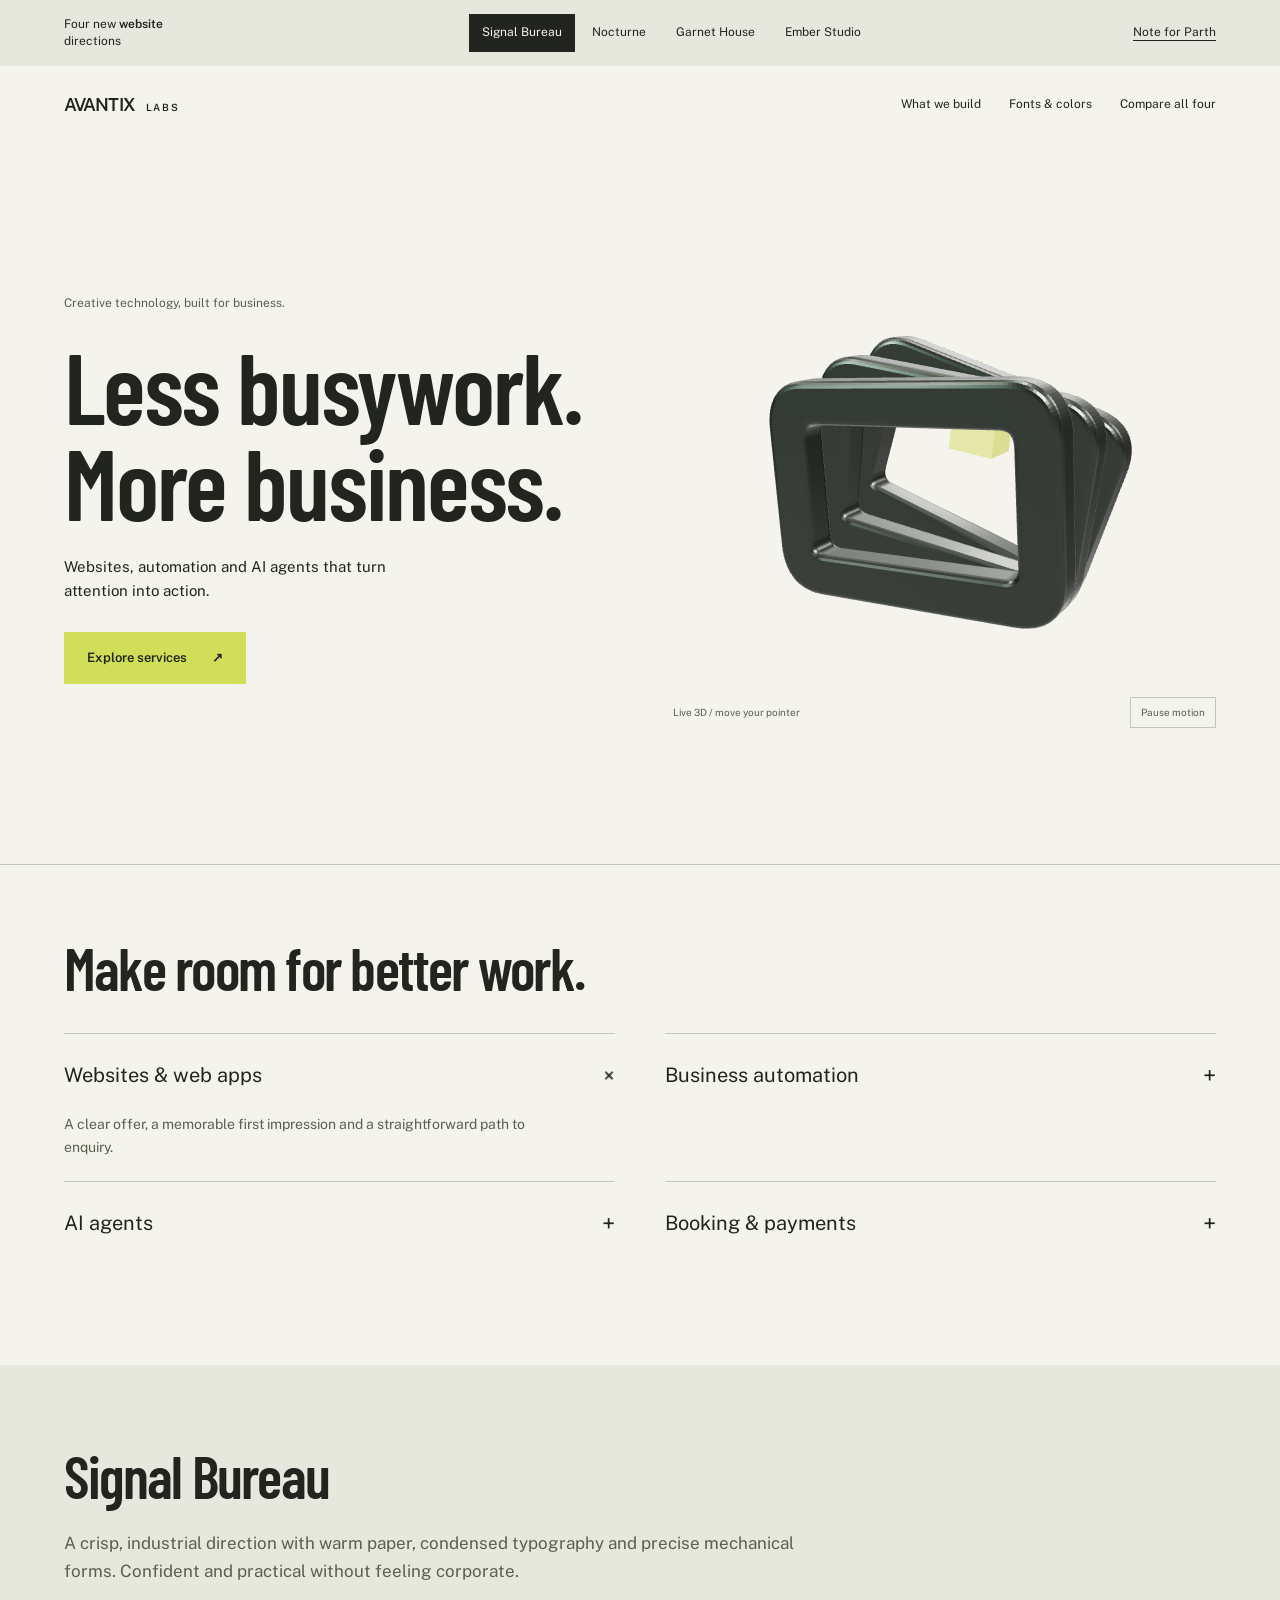
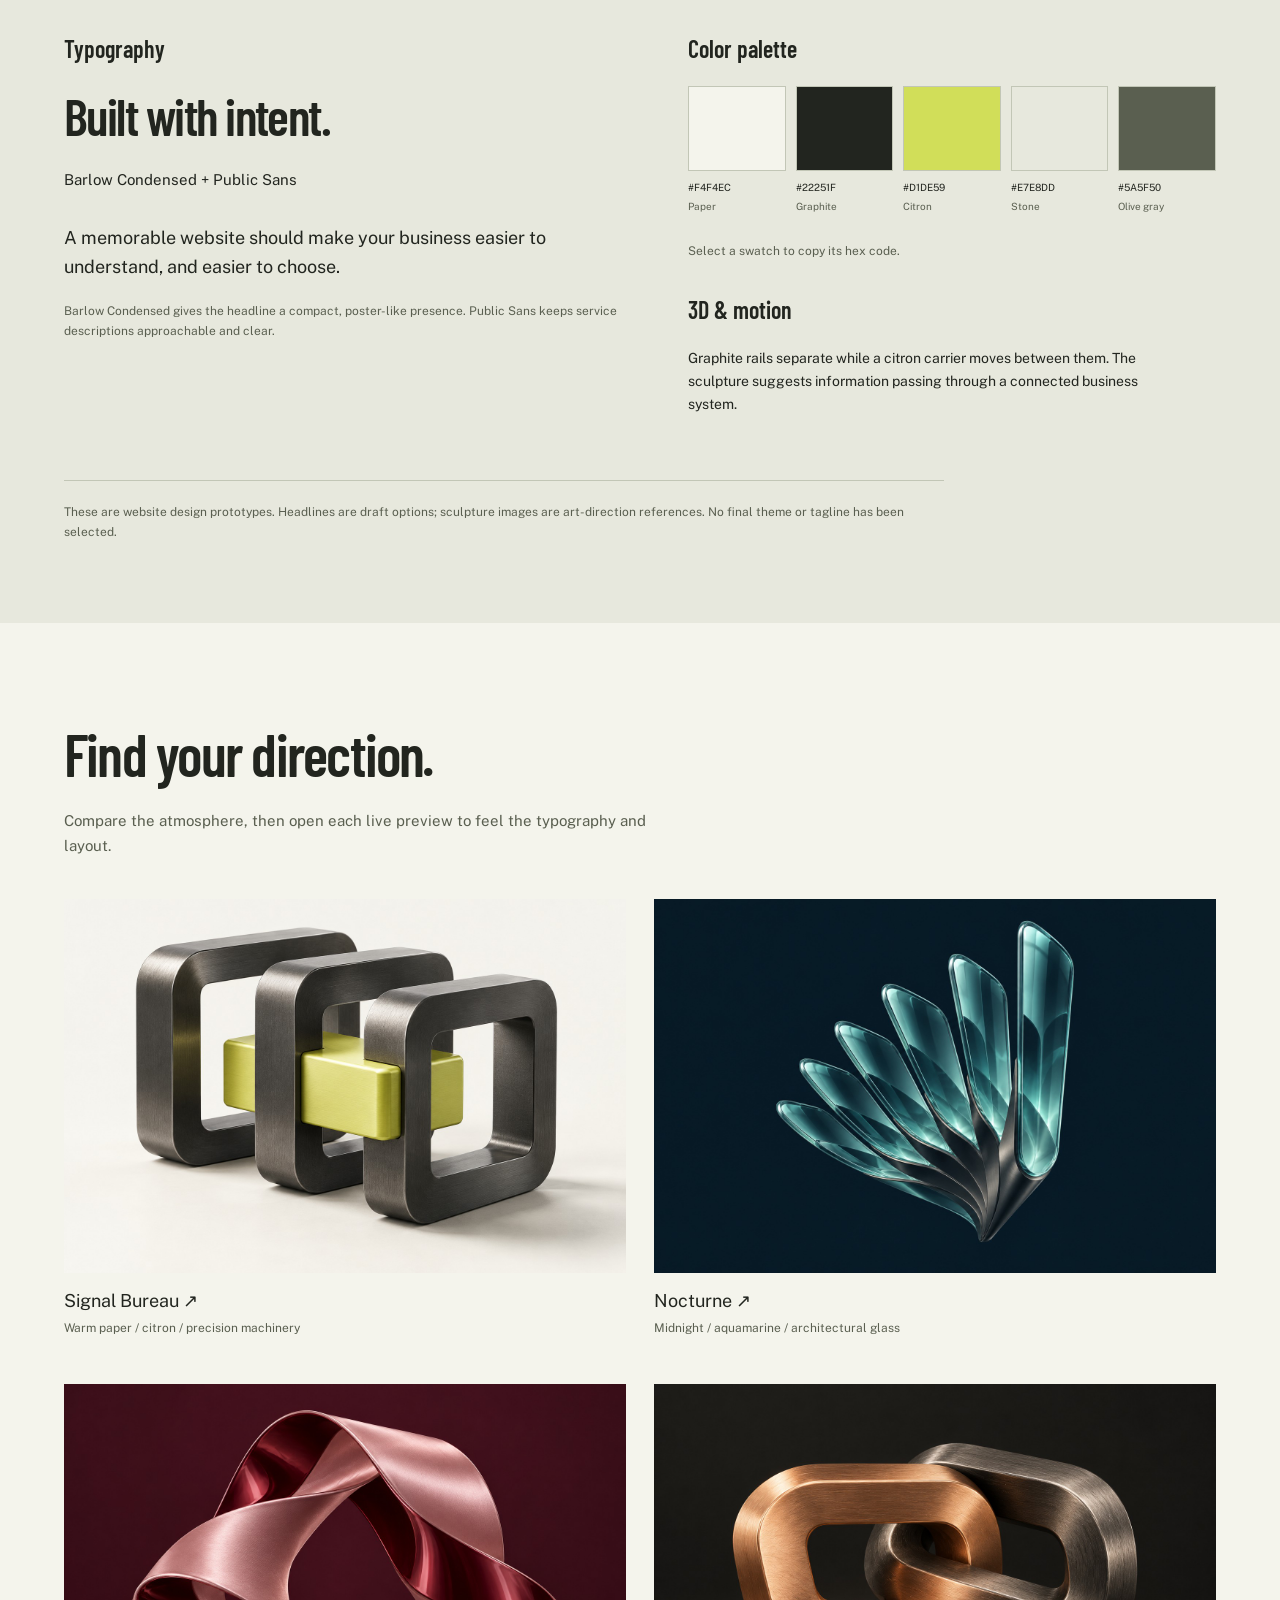
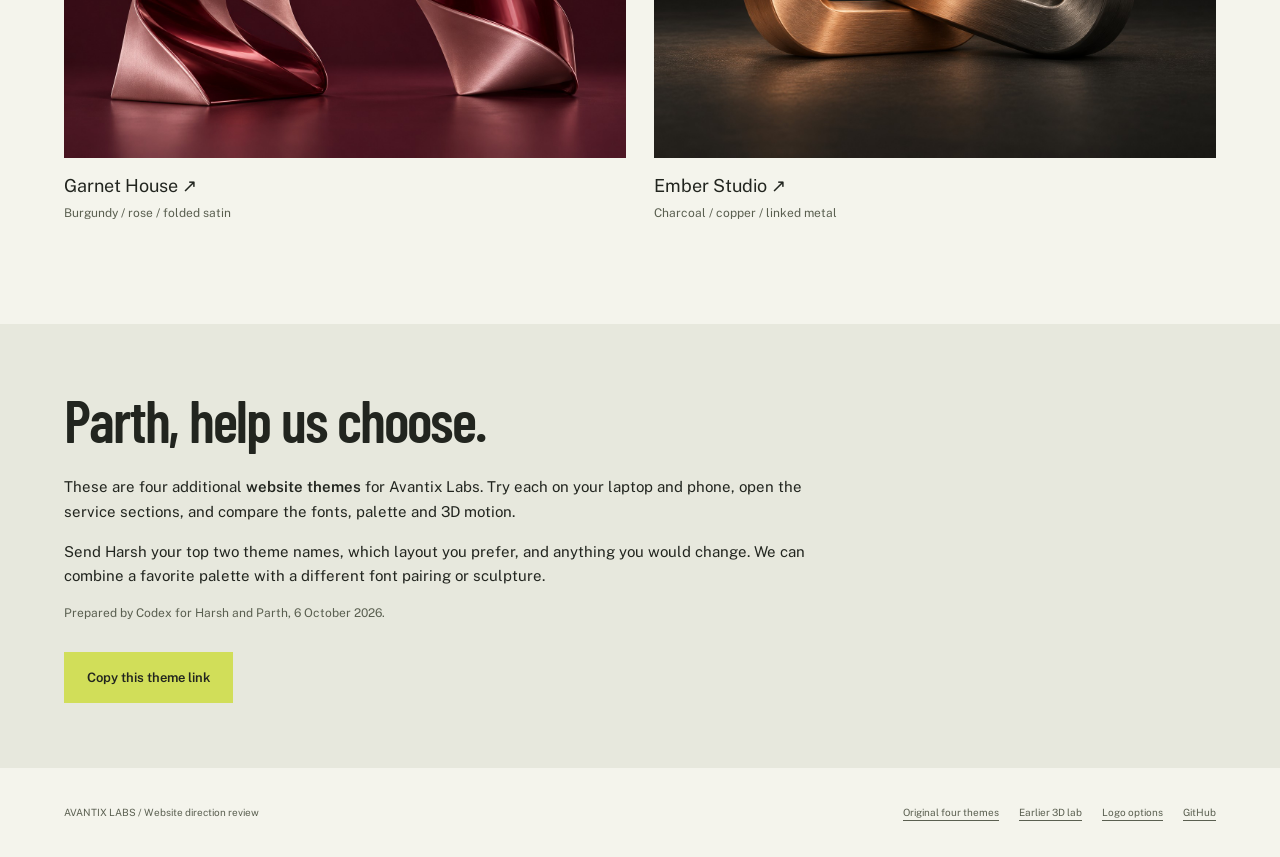
<file: themes/index.html>
<!doctype html>
<html lang="en" data-direction="signal">
<head>
  <meta charset="utf-8">
  <meta name="viewport" content="width=device-width,initial-scale=1">
  <meta name="theme-color" content="#F4F4EC">
  <meta name="description" content="Four new website directions for Avantix Labs. Compare live 3D, layouts, fonts and colors. Prepared for Harsh and Parth by Codex.">
  <title>Four new website themes | Avantix Labs</title>
  <link rel="stylesheet" href="fonts.css">
  <link rel="stylesheet" href="styles.css">
  <script type="importmap">{"imports":{"three":"./vendor/three.module.js"}}</script>
  <script type="module" src="app.js"></script>
</head>
<body>
  <a class="skip" href="#hero">Skip to website preview</a>
  <div class="review-tools">
    <div class="review-label">Four new <strong>website</strong> directions</div>
    <div class="picker" role="group" aria-label="Choose a website direction">
      <button data-pick="signal" aria-pressed="true">Signal Bureau</button>
      <button data-pick="nocturne" aria-pressed="false">Nocturne</button>
      <button data-pick="garnet" aria-pressed="false">Garnet House</button>
      <button data-pick="ember" aria-pressed="false">Ember Studio</button>
    </div>
    <a href="#review">Note for Parth</a>
  </div>
  <header class="site-header wrap">
    <a class="brand" href="../">AVANTIX <span>LABS</span></a>
    <nav aria-label="Website preview"><a href="#services">What we build</a><a href="#direction">Fonts &amp; colors</a><a href="#compare">Compare all four</a></nav>
  </header>
  <main>
    <section class="hero wrap" id="hero" aria-labelledby="headline">
      <div class="hero-copy">
        <p class="eyebrow">Creative technology, built for business.</p>
        <h1 id="headline">Less busywork.<br>More business.</h1>
        <p class="hero-description" id="hero-description">Websites, automation and AI agents that turn attention into action.</p>
        <a class="cta" href="#services">Explore services <span aria-hidden="true">↗</span></a>
      </div>
      <div class="hero-art">
        <div class="stage" id="stage">
          <img id="fallback" src="assets/signal.jpg" alt="Graphite rails with a citron carrier, the Signal Bureau visual direction" width="1536" height="1024" fetchpriority="high">
          <canvas id="canvas" aria-label="Interactive 3D sculpture for the selected website theme" role="img"></canvas>
        </div>
        <div class="art-controls"><span id="render-status" role="status">Loading 3D preview</span><button id="motion" type="button" disabled>Pause motion</button></div>
      </div>
    </section>
    <section class="services wrap" id="services">
      <h2 id="service-heading">Make room for better work.</h2>
      <div class="service-list">
        <details open><summary><span>Websites &amp; web apps</span><span aria-hidden="true">+</span></summary><p>A clear offer, a memorable first impression and a straightforward path to enquiry.</p></details>
        <details><summary><span>Business automation</span><span aria-hidden="true">+</span></summary><p>Connect enquiries, follow-ups and everyday tasks so your team spends less time moving information around.</p></details>
        <details><summary><span>AI agents</span><span aria-hidden="true">+</span></summary><p>Assistants grounded in your business information, with defined boundaries and human handover.</p></details>
        <details><summary><span>Booking &amp; payments</span><span aria-hidden="true">+</span></summary><p>Let customers book and pay, with confirmations and reminders that keep the process moving.</p></details>
      </div>
    </section>
    <section class="direction wrap" id="direction" aria-labelledby="direction-title">
      <div class="direction-intro"><h2 id="direction-title">Signal Bureau</h2><p id="direction-summary"></p></div>
      <div class="spec-grid">
        <div class="type-spec"><h3>Typography</h3><p class="display-sample">Built with intent.</p><p id="font-pair"></p><p class="body-sample">A memorable website should make your business easier to understand, and easier to choose.</p><p class="muted" id="type-note"></p></div>
        <div class="color-spec"><h3>Color palette</h3><div class="palette" id="palette"></div><p class="muted">Select a swatch to copy its hex code.</p><h3>3D &amp; motion</h3><p id="motion-note"></p></div>
      </div>
      <p class="concept-note">These are website design prototypes. Headlines are draft options; sculpture images are art-direction references. No final theme or tagline has been selected.</p>
    </section>
    <section class="compare wrap" id="compare">
      <h2>Find your direction.</h2>
      <p class="section-description">Compare the atmosphere, then open each live preview to feel the typography and layout.</p>
      <div class="comparison-grid" id="comparison-grid"></div>
    </section>
    <aside class="review wrap" id="review">
      <h2>Parth, help us choose.</h2>
      <p>These are four additional <strong>website themes</strong> for Avantix Labs. Try each on your laptop and phone, open the service sections, and compare the fonts, palette and 3D motion.</p>
      <p>Send Harsh your top two theme names, which layout you prefer, and anything you would change. We can combine a favorite palette with a different font pairing or sculpture.</p>
      <p class="review-signature">Prepared by Codex for Harsh and Parth, 6 October 2026.</p>
      <button class="cta" id="share">Copy this theme link</button>
    </aside>
  </main>
  <footer class="wrap"><span>AVANTIX LABS / Website direction review</span><div><a href="../">Original four themes</a><a href="../3d/">Earlier 3D lab</a><a href="../logos/concepts.html">Logo options</a><a href="https://github.com/oliviaharsh/website-brand-directions">GitHub</a></div></footer>
  <p class="toast" id="toast" role="status" aria-live="polite"></p>
  <noscript><p class="wrap">JavaScript is needed to switch themes and view the 3D previews. You can read all four directions in <a href="README.md">the theme guide</a>.</p></noscript>
</body>
</html>
</file>
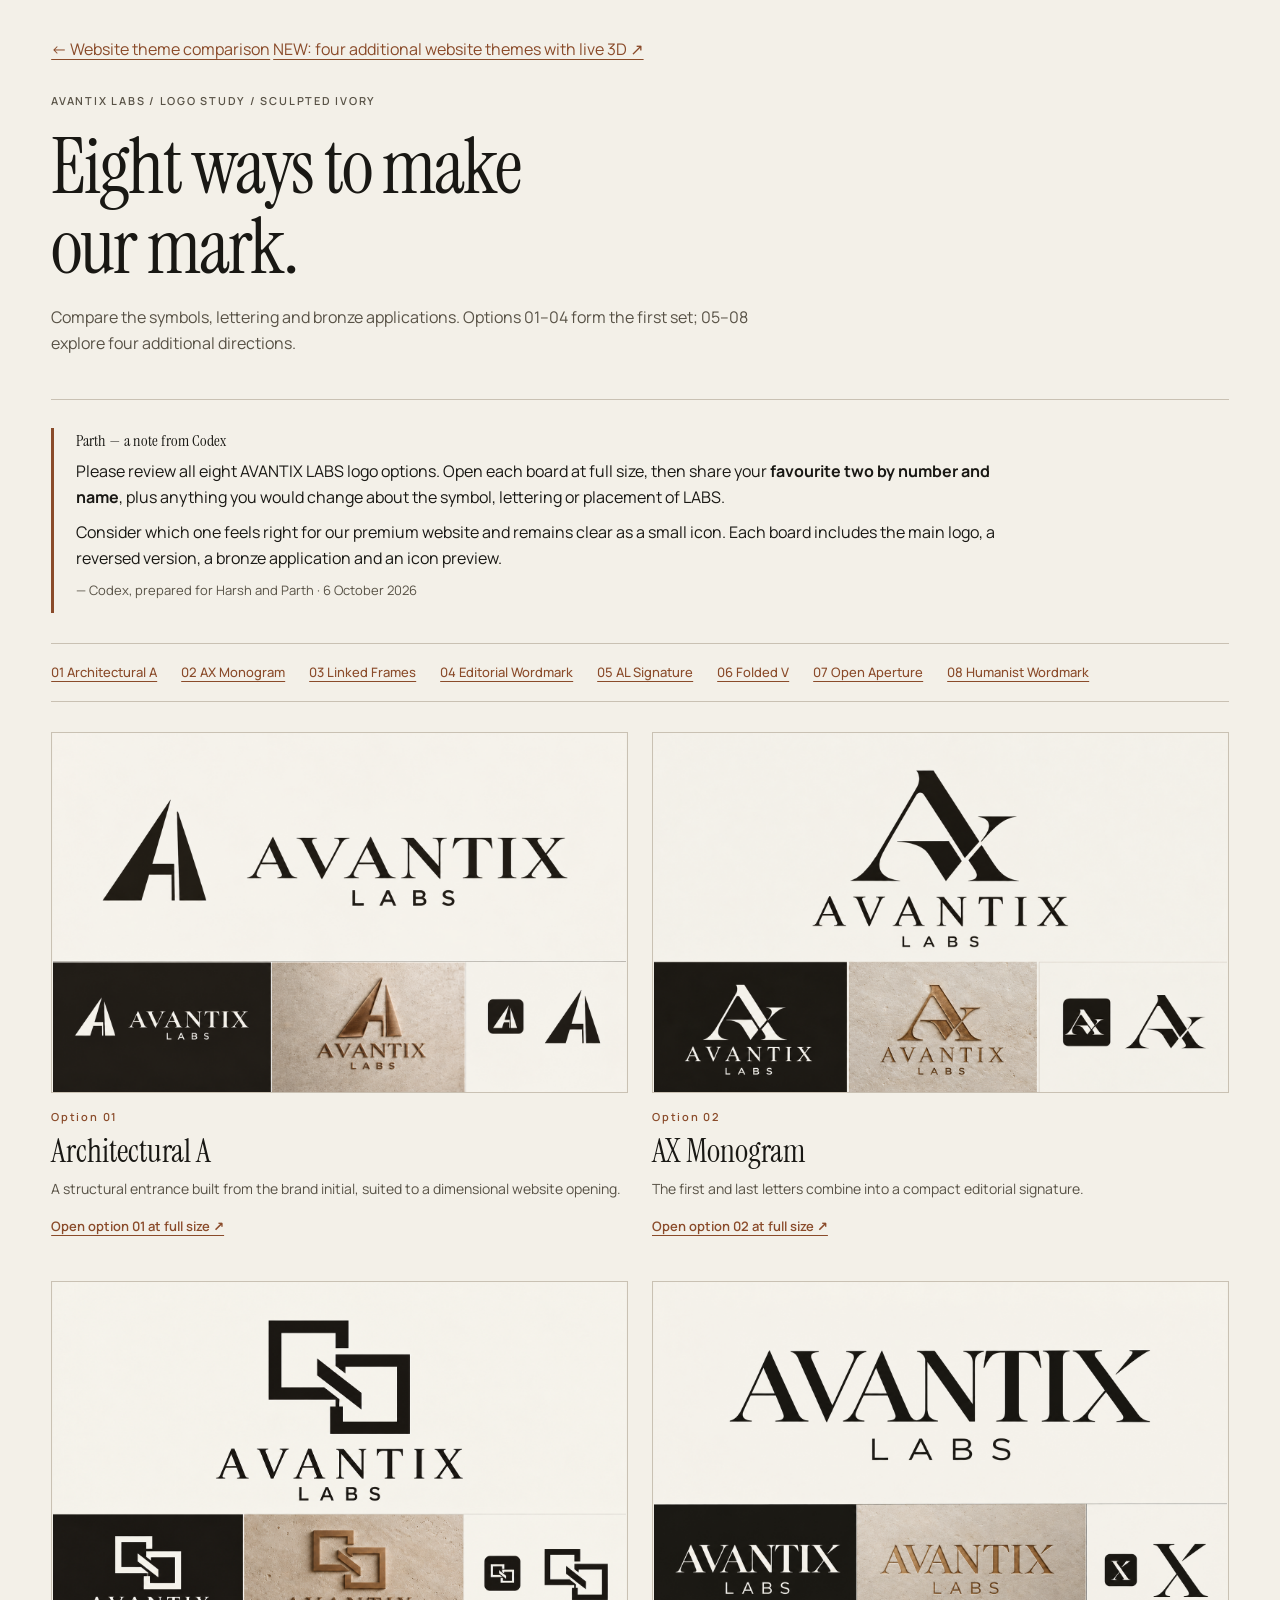
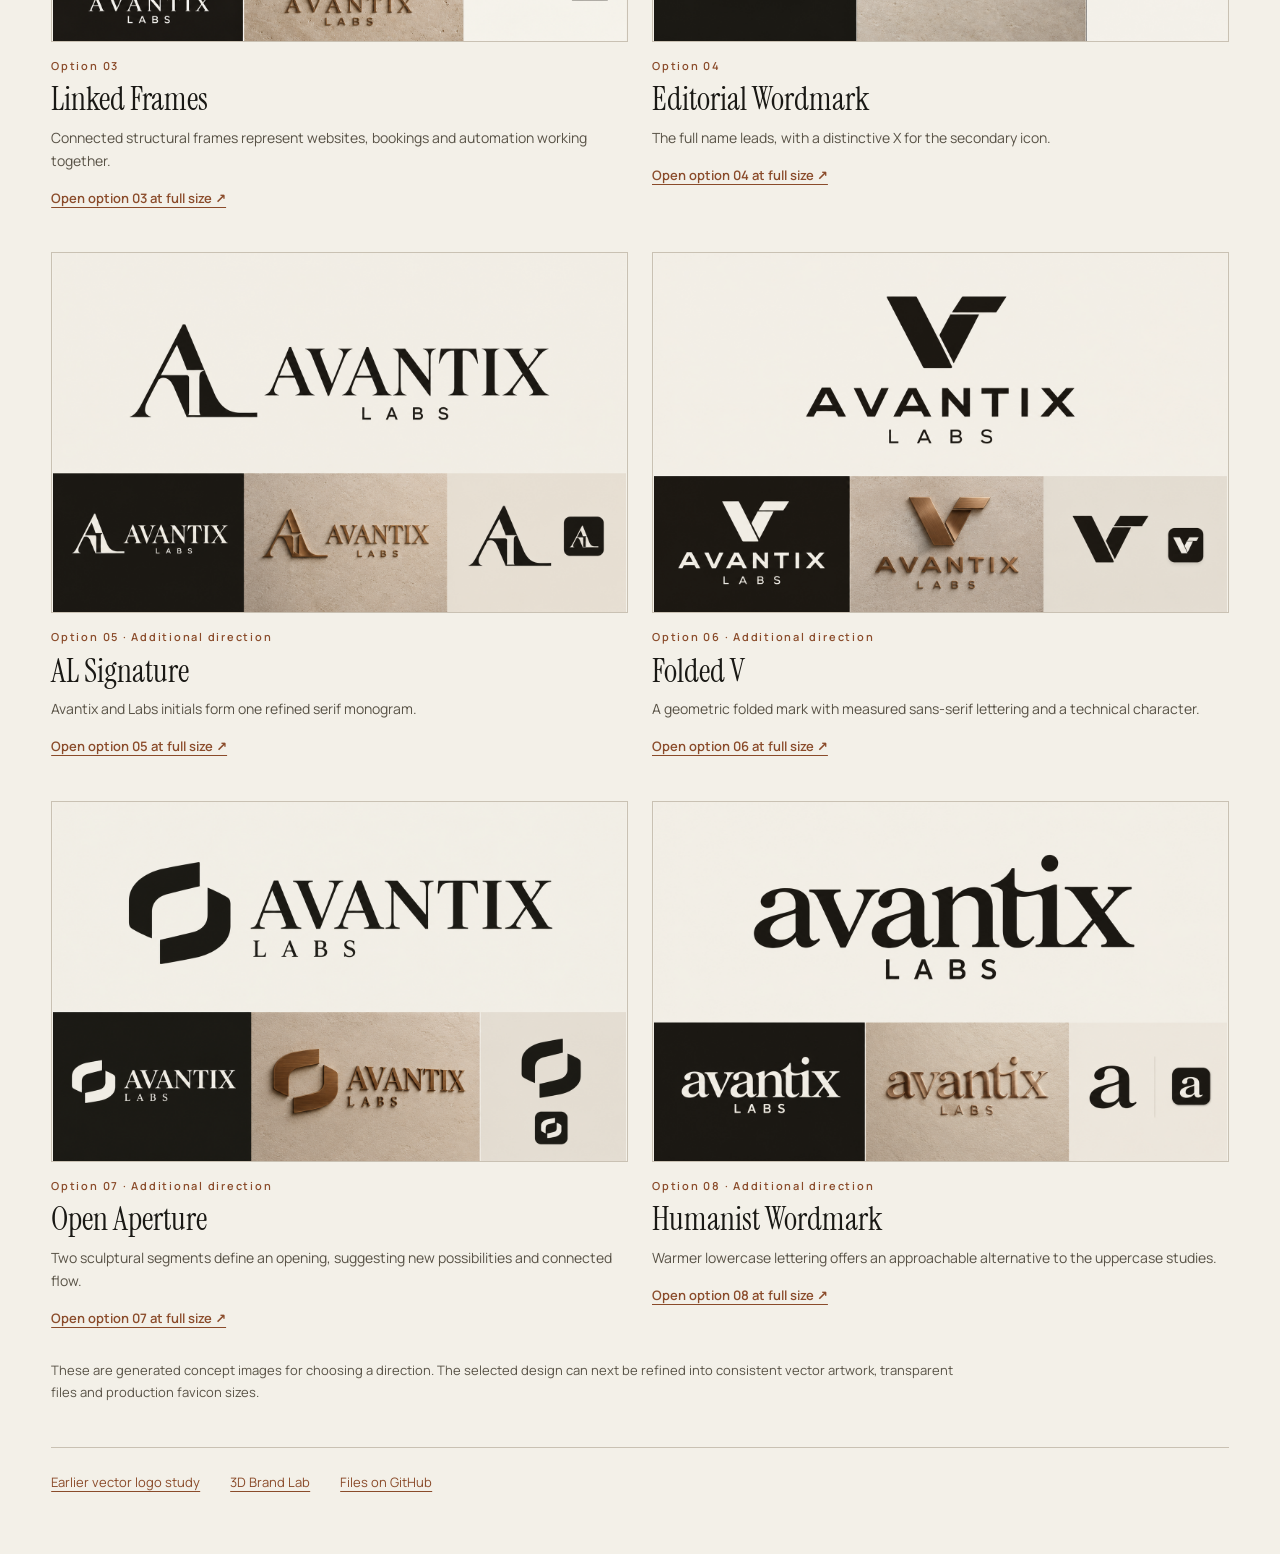
<file: logos/concepts.html>
<!doctype html>
<html lang="en">
<head>
<meta charset="utf-8"><meta name="viewport" content="width=device-width,initial-scale=1">
<title>AVANTIX LABS — Eight Logo Options</title>
<meta name="description" content="Eight AVANTIX LABS logo directions in the Sculpted Ivory theme, with a review note for Parth from Codex.">
<link rel="preconnect" href="https://fonts.googleapis.com"><link rel="preconnect" href="https://fonts.gstatic.com" crossorigin>
<link href="https://fonts.googleapis.com/css2?family=Instrument+Serif&family=Manrope:wght@400;500;600&display=swap" rel="stylesheet">
<style>
:root{color-scheme:light;--ivory:#F3F0E8;--espresso:#191814;--bronze:#8A4B2A;--muted:#585246;--line:#C9C1B3}*{box-sizing:border-box}body{margin:0;background:var(--ivory);color:var(--espresso);font-family:Manrope,system-ui,sans-serif;font-size:16px;line-height:1.65}main{max-width:1500px;margin:auto;padding:36px clamp(20px,4vw,60px) 60px}a{color:var(--bronze);text-underline-offset:4px}a:focus-visible{outline:3px solid var(--bronze);outline-offset:5px}header{border-bottom:1px solid var(--line);padding:30px 0}.eyebrow{font-size:11px;font-weight:600;letter-spacing:.16em;text-transform:uppercase;color:var(--muted)}h1{font:400 clamp(48px,6vw,88px)/1.05 "Instrument Serif",Georgia,serif;letter-spacing:-.025em;margin:16px 0}header p{max-width:700px;margin:12px 0;color:var(--muted)}.note{margin:28px 0;border-left:3px solid var(--bronze);padding:4px 0 4px 22px;max-width:960px}.note h2{font-size:16px;margin:0 0 8px}.note p{margin:8px 0}.signature{color:var(--muted);font-size:13px}.nav{display:flex;flex-wrap:wrap;gap:10px 24px;border-top:1px solid var(--line);border-bottom:1px solid var(--line);padding:18px 0;margin:30px 0}.nav a{font-size:13px;font-weight:500}.grid{display:grid;grid-template-columns:repeat(2,minmax(0,1fr));gap:42px 24px}.option{scroll-margin-top:20px;min-width:0}figure{margin:0}figure img{display:block;width:100%;height:auto;border:1px solid var(--line);aspect-ratio:1586/992;object-fit:contain}figcaption{padding-top:16px}h2{font:400 32px/1.15 "Instrument Serif",Georgia,serif;margin:0 0 8px}.option p{color:var(--muted);font-size:14px;margin:8px 0}.number{font:600 11px/1.4 Manrope,system-ui,sans-serif;letter-spacing:.16em;color:var(--bronze);display:block;margin-bottom:8px}.full{display:inline-block;font-size:13px;font-weight:600;margin-top:8px}footer{border-top:1px solid var(--line);padding-top:24px;margin-top:44px;display:flex;flex-wrap:wrap;gap:12px 30px;font-size:13px}.scope{color:var(--muted);font-size:13px;margin-top:30px;max-width:920px}@media(max-width:800px){.grid{grid-template-columns:1fr;gap:32px}.note{padding-left:16px}h1{font-size:52px}main{padding-top:20px}.nav{gap:12px 20px}}@media(prefers-reduced-motion:no-preference){html{scroll-behavior:smooth}}
</style>
</head>
<body><main>
<a href="../">← Website theme comparison</a>
<a href="../themes/">NEW: four additional website themes with live 3D ↗</a>
<header><div class="eyebrow">AVANTIX LABS / Logo study / Sculpted Ivory</div><h1>Eight ways to make<br>our mark.</h1><p>Compare the symbols, lettering and bronze applications. Options 01–04 form the first set; 05–08 explore four additional directions.</p></header>
<aside class="note" aria-label="Review note for Parth">
<h2>Parth — a note from Codex</h2>
<p>Please review all eight AVANTIX LABS logo options. Open each board at full size, then share your <strong>favourite two by number and name</strong>, plus anything you would change about the symbol, lettering or placement of LABS.</p>
<p>Consider which one feels right for our premium website and remains clear as a small icon. Each board includes the main logo, a reversed version, a bronze application and an icon preview.</p>
<p class="signature">— Codex, prepared for Harsh and Parth · 6 October 2026</p>
</aside>
<nav class="nav" aria-label="Logo options"><a href="#option-01">01 Architectural A</a><a href="#option-02">02 AX Monogram</a><a href="#option-03">03 Linked Frames</a><a href="#option-04">04 Editorial Wordmark</a><a href="#option-05">05 AL Signature</a><a href="#option-06">06 Folded V</a><a href="#option-07">07 Open Aperture</a><a href="#option-08">08 Humanist Wordmark</a></nav>
<div class="grid">
<section class="option" id="option-01"><figure><a href="01-architectural-a.png"><img src="01-architectural-a.png" width="1586" height="992" alt="AVANTIX LABS Architectural A logo, with ivory, reversed, bronze and icon applications"></a><figcaption><span class="number">Option 01</span><h2>Architectural A</h2><p>A structural entrance built from the brand initial, suited to a dimensional website opening.</p><a class="full" href="01-architectural-a.png">Open option 01 at full size ↗</a></figcaption></figure></section>
<section class="option" id="option-02"><figure><a href="02-ax-monogram.png"><img src="02-ax-monogram.png" width="1586" height="992" alt="AVANTIX LABS AX Monogram logo, with ivory, reversed, bronze and icon applications"></a><figcaption><span class="number">Option 02</span><h2>AX Monogram</h2><p>The first and last letters combine into a compact editorial signature.</p><a class="full" href="02-ax-monogram.png">Open option 02 at full size ↗</a></figcaption></figure></section>
<section class="option" id="option-03"><figure><a href="03-linked-frames.png"><img src="03-linked-frames.png" width="1586" height="992" loading="lazy" alt="AVANTIX LABS Linked Frames logo, with ivory, reversed, bronze and icon applications"></a><figcaption><span class="number">Option 03</span><h2>Linked Frames</h2><p>Connected structural frames represent websites, bookings and automation working together.</p><a class="full" href="03-linked-frames.png">Open option 03 at full size ↗</a></figcaption></figure></section>
<section class="option" id="option-04"><figure><a href="04-editorial-wordmark.png"><img src="04-editorial-wordmark.png" width="1586" height="992" loading="lazy" alt="AVANTIX LABS Editorial Wordmark logo, with ivory, reversed, bronze and X icon applications"></a><figcaption><span class="number">Option 04</span><h2>Editorial Wordmark</h2><p>The full name leads, with a distinctive X for the secondary icon.</p><a class="full" href="04-editorial-wordmark.png">Open option 04 at full size ↗</a></figcaption></figure></section>
<section class="option" id="option-05"><figure><a href="05-al-signature.png"><img src="05-al-signature.png" width="1586" height="992" loading="lazy" alt="AVANTIX LABS AL Signature logo, with ivory, reversed, bronze and icon applications"></a><figcaption><span class="number">Option 05 · Additional direction</span><h2>AL Signature</h2><p>Avantix and Labs initials form one refined serif monogram.</p><a class="full" href="05-al-signature.png">Open option 05 at full size ↗</a></figcaption></figure></section>
<section class="option" id="option-06"><figure><a href="06-folded-v.png"><img src="06-folded-v.png" width="1586" height="992" loading="lazy" alt="AVANTIX LABS Folded V logo, with ivory, reversed, bronze and icon applications"></a><figcaption><span class="number">Option 06 · Additional direction</span><h2>Folded V</h2><p>A geometric folded mark with measured sans-serif lettering and a technical character.</p><a class="full" href="06-folded-v.png">Open option 06 at full size ↗</a></figcaption></figure></section>
<section class="option" id="option-07"><figure><a href="07-open-aperture.png"><img src="07-open-aperture.png" width="1586" height="992" loading="lazy" alt="AVANTIX LABS Open Aperture logo, with ivory, reversed, bronze and icon applications"></a><figcaption><span class="number">Option 07 · Additional direction</span><h2>Open Aperture</h2><p>Two sculptural segments define an opening, suggesting new possibilities and connected flow.</p><a class="full" href="07-open-aperture.png">Open option 07 at full size ↗</a></figcaption></figure></section>
<section class="option" id="option-08"><figure><a href="08-humanist-wordmark.png"><img src="08-humanist-wordmark.png" width="1586" height="992" loading="lazy" alt="Avantix Labs lowercase Humanist Wordmark, with ivory, reversed, bronze and lowercase a icon applications"></a><figcaption><span class="number">Option 08 · Additional direction</span><h2>Humanist Wordmark</h2><p>Warmer lowercase lettering offers an approachable alternative to the uppercase studies.</p><a class="full" href="08-humanist-wordmark.png">Open option 08 at full size ↗</a></figcaption></figure></section>
</div>
<p class="scope">These are generated concept images for choosing a direction. The selected design can next be refined into consistent vector artwork, transparent files and production favicon sizes.</p>
<footer><a href="./">Earlier vector logo study</a><a href="../3d/">3D Brand Lab</a><a href="https://github.com/oliviaharsh/website-brand-directions/tree/main/logos">Files on GitHub</a></footer>
</main></body></html>
</file>
<file: themes/fonts.css>
@font-face {
  font-family: 'Barlow Condensed';
  font-style: normal;
  font-weight: 600;
  font-display: swap;
  src: url(fonts/barlowcondensed-0.woff2) format('woff2');
  unicode-range: U+0000-00FF, U+0131, U+0152-0153, U+02BB-02BC, U+02C6, U+02DA, U+02DC, U+0304, U+0308, U+0329, U+2000-206F, U+20AC, U+2122, U+2191, U+2193, U+2212, U+2215, U+FEFF, U+FFFD;
}
@font-face {
  font-family: 'Public Sans';
  font-style: normal;
  font-weight: 400;
  font-display: swap;
  src: url(fonts/publicsans-0.woff2) format('woff2');
  unicode-range: U+0000-00FF, U+0131, U+0152-0153, U+02BB-02BC, U+02C6, U+02DA, U+02DC, U+0304, U+0308, U+0329, U+2000-206F, U+20AC, U+2122, U+2191, U+2193, U+2212, U+2215, U+FEFF, U+FFFD;
}
@font-face {
  font-family: 'Public Sans';
  font-style: normal;
  font-weight: 600;
  font-display: swap;
  src: url(fonts/publicsans-1.woff2) format('woff2');
  unicode-range: U+0000-00FF, U+0131, U+0152-0153, U+02BB-02BC, U+02C6, U+02DA, U+02DC, U+0304, U+0308, U+0329, U+2000-206F, U+20AC, U+2122, U+2191, U+2193, U+2212, U+2215, U+FEFF, U+FFFD;
}
@font-face {
  font-family: 'Unbounded';
  font-style: normal;
  font-weight: 500;
  font-display: swap;
  src: url(fonts/unbounded-0.woff2) format('woff2');
  unicode-range: U+0000-00FF, U+0131, U+0152-0153, U+02BB-02BC, U+02C6, U+02DA, U+02DC, U+0304, U+0308, U+0329, U+2000-206F, U+20AC, U+2122, U+2191, U+2193, U+2212, U+2215, U+FEFF, U+FFFD;
}
@font-face {
  font-family: 'Onest';
  font-style: normal;
  font-weight: 400;
  font-display: swap;
  src: url(fonts/onest-0.woff2) format('woff2');
  unicode-range: U+0000-00FF, U+0131, U+0152-0153, U+02BB-02BC, U+02C6, U+02DA, U+02DC, U+0304, U+0308, U+0329, U+2000-206F, U+20AC, U+2122, U+2191, U+2193, U+2212, U+2215, U+FEFF, U+FFFD;
}
@font-face {
  font-family: 'Onest';
  font-style: normal;
  font-weight: 600;
  font-display: swap;
  src: url(fonts/onest-1.woff2) format('woff2');
  unicode-range: U+0000-00FF, U+0131, U+0152-0153, U+02BB-02BC, U+02C6, U+02DA, U+02DC, U+0304, U+0308, U+0329, U+2000-206F, U+20AC, U+2122, U+2191, U+2193, U+2212, U+2215, U+FEFF, U+FFFD;
}
@font-face {
  font-family: 'Cormorant Garamond';
  font-style: normal;
  font-weight: 500;
  font-display: swap;
  src: url(fonts/cormorantgaramond-0.woff2) format('woff2');
  unicode-range: U+0000-00FF, U+0131, U+0152-0153, U+02BB-02BC, U+02C6, U+02DA, U+02DC, U+0304, U+0308, U+0329, U+2000-206F, U+20AC, U+2122, U+2191, U+2193, U+2212, U+2215, U+FEFF, U+FFFD;
}
@font-face {
  font-family: 'Karla';
  font-style: normal;
  font-weight: 400;
  font-display: swap;
  src: url(fonts/karla-0.woff2) format('woff2');
  unicode-range: U+0000-00FF, U+0131, U+0152-0153, U+02BB-02BC, U+02C6, U+02DA, U+02DC, U+0304, U+0308, U+0329, U+2000-206F, U+20AC, U+2122, U+2191, U+2193, U+2212, U+2215, U+FEFF, U+FFFD;
}
@font-face {
  font-family: 'Karla';
  font-style: normal;
  font-weight: 600;
  font-display: swap;
  src: url(fonts/karla-1.woff2) format('woff2');
  unicode-range: U+0000-00FF, U+0131, U+0152-0153, U+02BB-02BC, U+02C6, U+02DA, U+02DC, U+0304, U+0308, U+0329, U+2000-206F, U+20AC, U+2122, U+2191, U+2193, U+2212, U+2215, U+FEFF, U+FFFD;
}
@font-face {
  font-family: 'Urbanist';
  font-style: normal;
  font-weight: 500;
  font-display: swap;
  src: url(fonts/urbanist-0.woff2) format('woff2');
  unicode-range: U+0000-00FF, U+0131, U+0152-0153, U+02BB-02BC, U+02C6, U+02DA, U+02DC, U+0304, U+0308, U+0329, U+2000-206F, U+20AC, U+2122, U+2191, U+2193, U+2212, U+2215, U+FEFF, U+FFFD;
}
@font-face {
  font-family: 'Urbanist';
  font-style: normal;
  font-weight: 600;
  font-display: swap;
  src: url(fonts/urbanist-1.woff2) format('woff2');
  unicode-range: U+0000-00FF, U+0131, U+0152-0153, U+02BB-02BC, U+02C6, U+02DA, U+02DC, U+0304, U+0308, U+0329, U+2000-206F, U+20AC, U+2122, U+2191, U+2193, U+2212, U+2215, U+FEFF, U+FFFD;
}
@font-face {
  font-family: 'Work Sans';
  font-style: normal;
  font-weight: 400;
  font-display: swap;
  src: url(fonts/worksans-0.woff2) format('woff2');
  unicode-range: U+0000-00FF, U+0131, U+0152-0153, U+02BB-02BC, U+02C6, U+02DA, U+02DC, U+0304, U+0308, U+0329, U+2000-206F, U+20AC, U+2122, U+2191, U+2193, U+2212, U+2215, U+FEFF, U+FFFD;
}
@font-face {
  font-family: 'Work Sans';
  font-style: normal;
  font-weight: 600;
  font-display: swap;
  src: url(fonts/worksans-1.woff2) format('woff2');
  unicode-range: U+0000-00FF, U+0131, U+0152-0153, U+02BB-02BC, U+02C6, U+02DA, U+02DC, U+0304, U+0308, U+0329, U+2000-206F, U+20AC, U+2122, U+2191, U+2193, U+2212, U+2215, U+FEFF, U+FFFD;
}
</file>
<file: themes/styles.css>
:root{--bg:#F4F4EC;--surface:#E7E8DD;--ink:#22251F;--muted:#5A5F50;--accent:#D1DE59;--accent-ink:#22251F;--line:#C2C6B6;--display:'Barlow Condensed';--body:'Public Sans';color-scheme:light}
*{box-sizing:border-box}html{scroll-behavior:smooth;scroll-padding-top:20px}body{margin:0;background:var(--bg);color:var(--ink);font:400 15px/1.65 var(--body),sans-serif}a{color:inherit;text-underline-offset:4px}button{font:inherit;color:inherit;cursor:pointer}button:disabled{cursor:default;opacity:.5}button,a{touch-action:manipulation}a:focus-visible,button:focus-visible,summary:focus-visible{outline:3px solid var(--accent);outline-offset:5px}html[data-direction=signal] :focus-visible{outline-color:#546108}.wrap{width:min(1440px,100%);padding-inline:clamp(24px,5vw,80px);margin-inline:auto}.skip{position:absolute;left:24px;top:-80px;z-index:4;background:var(--ink);color:var(--bg);padding:10px 20px}.skip:focus{top:10px}.review-tools{padding:14px clamp(24px,5vw,80px);display:flex;align-items:center;justify-content:space-between;gap:20px;background:var(--surface);font-size:12px}.review-label{line-height:1.4;max-width:145px}.picker{display:flex;gap:4px;flex-wrap:wrap}.picker button{border:1px solid transparent;background:transparent;padding:8px 12px;white-space:nowrap;font-size:12px}.picker button[aria-pressed=true]{background:var(--ink);color:var(--bg)}.picker button:hover{border-color:var(--muted)}.site-header{height:78px;display:flex;align-items:center;justify-content:space-between;gap:24px}.brand{font-size:18px;font-weight:600;letter-spacing:-.05em;text-decoration:none;white-space:nowrap}.brand span{font-size:10px;letter-spacing:.16em;margin-left:8px}.site-header nav{display:flex;gap:28px;font-size:12px}.site-header nav a{text-decoration:none}.site-header nav a:hover{text-decoration:underline}.hero{display:grid;grid-template-columns:1.08fr 1fr;align-items:center;gap:22px;min-height:min(720px,calc(100svh - 147px));padding-block:30px 60px}.hero-copy{position:relative;z-index:1}.eyebrow{font-size:12px;margin:0 0 24px;color:var(--muted)}h1,h2,h3,.display-sample{font-family:var(--display),sans-serif}h1{font-size:clamp(64px,7.8vw,112px);line-height:.96;letter-spacing:-.02em;font-weight:600;margin:0;max-width:780px}.hero-description{max-width:370px;font-size:15px;margin:25px 0 28px}.cta{display:inline-flex;align-items:center;gap:25px;white-space:nowrap;border:0;background:var(--accent);color:var(--accent-ink);padding:15px 23px;font-size:13px;font-weight:600;text-decoration:none;transition:transform .2s}.cta:hover{transform:translateY(-3px)}.cta:active{transform:translateY(1px)}.hero-art{min-width:0}.stage{position:relative;height:clamp(310px,34vw,480px);isolation:isolate}.stage img{width:100%;height:100%;object-fit:cover;display:block}.stage canvas{position:absolute;inset:0;width:100%;height:100%;opacity:0;transition:opacity .4s;pointer-events:none}.stage.live canvas{opacity:1}.art-controls{display:flex;justify-content:space-between;gap:16px;align-items:center;color:var(--muted);font-size:10px;margin-top:12px}.art-controls button{background:none;border:1px solid var(--line);padding:6px 10px;font-size:10px}.services{padding-block:72px 100px;border-top:1px solid var(--line)}h2{font-size:clamp(38px,4.6vw,66px);line-height:1.04;font-weight:500;letter-spacing:-.03em;margin:0 0 35px}h3{font-size:24px;font-weight:500;line-height:1.2;margin:0 0 22px}.service-list{display:grid;grid-template-columns:1fr 1fr;gap:0 50px}.service-list details{padding:22px 0;border-top:1px solid var(--line)}.service-list summary{display:flex;align-items:center;justify-content:space-between;gap:20px;cursor:pointer;font-size:20px;list-style:none}.service-list summary::-webkit-details-marker{display:none}.service-list summary span:last-child{font-size:24px;font-weight:400}.service-list details[open] summary span:last-child{transform:rotate(45deg)}.service-list p{max-width:470px;margin:17px 32px 0 0;color:var(--muted);font-size:14px}.direction{padding-block:80px;background:var(--surface)}.direction-intro{max-width:730px;margin-bottom:50px}.direction-intro h2{margin-bottom:22px}.direction-intro p{color:var(--muted);font-size:17px}.spec-grid{display:grid;grid-template-columns:1.05fr 1fr;gap:70px}.display-sample{font-size:clamp(38px,4vw,64px);line-height:1.1;letter-spacing:-.03em;margin:24px 0}.body-sample{max-width:490px;font-size:18px;margin:30px 0 20px}.muted{color:var(--muted);font-size:12px}.palette{display:grid;grid-template-columns:repeat(5,1fr);gap:10px}.swatch{background:none;border:0;padding:0;text-align:left;min-width:0}.chip{display:block;height:85px;border:1px solid var(--line)}.swatch-code{display:block;font-size:10px;margin-top:8px;white-space:nowrap}.swatch-role{display:block;font-size:10px;color:var(--muted);margin-block:3px 15px}.color-spec h3:nth-of-type(2){margin-top:35px}#motion-note{font-size:14px;max-width:480px}.concept-note{margin:50px 0 0;padding-top:22px;border-top:1px solid var(--line);color:var(--muted);font-size:12px;max-width:880px}.compare{padding-block:100px}.section-description{max-width:590px;color:var(--muted);margin:-10px 0 40px}.comparison-grid{display:grid;grid-template-columns:1fr 1fr;gap:45px 28px}.comparison-card{display:block;text-decoration:none}.comparison-card img{width:100%;height:auto;aspect-ratio:3/2;object-fit:cover;display:block}.comparison-card h3{font-family:var(--body);font-size:18px;margin:17px 0 7px}.comparison-card p{font-size:12px;margin:0;color:var(--muted)}.comparison-card:hover h3{text-decoration:underline}.review{background:var(--surface);padding-block:65px}.review h2{margin-bottom:25px}.review p{max-width:760px}.review-signature{color:var(--muted);font-size:12px;margin-bottom:28px}footer{display:flex;justify-content:space-between;gap:24px;padding-block:36px;font-size:10px;color:var(--muted)}footer div{display:flex;gap:20px;flex-wrap:wrap}.toast{position:fixed;bottom:24px;left:50%;transform:translateX(-50%);z-index:3;padding:10px 20px;background:var(--ink);color:var(--bg);margin:0;font-size:12px;opacity:0;pointer-events:none;max-width:90vw;text-align:center}.toast.show{opacity:1}
/* Four independent compositions, rather than recoloring one hero. */
html[data-direction=nocturne]{color-scheme:dark}html[data-direction=nocturne] .hero{grid-template-columns:1.05fr 1fr;gap:60px}html[data-direction=nocturne] .hero-art{grid-column:1;grid-row:1}html[data-direction=nocturne] .hero-copy{grid-column:2;grid-row:1}html[data-direction=nocturne] h1{font-size:clamp(36px,3.7vw,54px);font-weight:500;line-height:1.15;letter-spacing:-.035em}html[data-direction=nocturne] h2{font-size:clamp(30px,3.4vw,48px);line-height:1.2;letter-spacing:-.05em}html[data-direction=nocturne] .service-list{display:block;max-width:900px;margin-left:auto}html[data-direction=nocturne] .service-list summary{font-size:24px}html[data-direction=nocturne] .service-list p{max-width:650px}
html[data-direction=garnet]{color-scheme:dark}html[data-direction=garnet] .hero{grid-template-columns:1.12fr 1fr;gap:0}html[data-direction=garnet] h1{font-size:clamp(65px,7.8vw,110px);font-weight:500;line-height:.94;letter-spacing:-.05em}html[data-direction=garnet] .hero-art{margin-left:-30px}html[data-direction=garnet] .hero-description{max-width:330px}html[data-direction=garnet] .stage{height:clamp(340px,36vw,510px)}html[data-direction=garnet] .service-list{grid-template-columns:1.3fr 1fr;gap:0 100px}html[data-direction=garnet] .service-list details:nth-child(even){margin-top:38px}html[data-direction=garnet] .service-list summary{font:500 32px/1.1 var(--display)}html[data-direction=garnet] .comparison-grid{gap:65px 45px}
html[data-direction=ember]{color-scheme:dark}html[data-direction=ember] .hero{display:flex;flex-direction:column;text-align:center;gap:0;padding-block:20px 40px;min-height:0}html[data-direction=ember] .hero-copy{max-width:900px}html[data-direction=ember] h1{font-size:clamp(42px,5.6vw,80px);font-weight:500;letter-spacing:-.045em;line-height:1.02}html[data-direction=ember] .eyebrow{margin-bottom:12px}html[data-direction=ember] .hero-description{max-width:600px;margin:16px auto 20px}html[data-direction=ember] .hero-art{width:min(780px,85%);margin-top:12px}html[data-direction=ember] .stage{height:clamp(250px,25vw,340px)}html[data-direction=ember] .service-list{grid-template-columns:1fr 1fr;gap:28px}html[data-direction=ember] .service-list details{padding:26px;background:var(--surface);border:0}html[data-direction=ember] .service-list details:first-child{grid-row:span 2}html[data-direction=ember] .service-list details:last-child{grid-column:1/-1}html[data-direction=ember] .services{padding-top:80px}
@media(prefers-reduced-motion:no-preference){.hero-copy{animation:enter .65s cubic-bezier(.2,.7,.2,1) both}.hero-art{animation:enter .85s cubic-bezier(.2,.7,.2,1) both}@keyframes enter{from{opacity:0;transform:translateY(18px)}to{opacity:1;transform:translateY(0)}}}
@media(max-width:1050px){.review-tools{gap:10px}.review-label{max-width:100px}.picker button{padding:7px 8px}.site-header nav{gap:16px}.spec-grid{gap:40px}.hero{gap:10px}html[data-direction=nocturne] .hero{gap:20px}html[data-direction=garnet] .service-list{gap:0 45px}}
@media(max-width:767px){.review-tools{display:block;padding-block:12px}.review-label{max-width:none;margin-bottom:8px}.review-tools>a{display:inline-block;margin-top:8px}.picker{display:grid;grid-template-columns:1fr 1fr}.picker button{border-color:var(--line);text-align:left;padding:10px}.site-header{height:70px}.site-header nav{gap:14px}.site-header nav a:last-child{display:none}.site-header nav a{font-size:10px}.brand{font-size:15px}.brand span{font-size:8px;margin-left:4px}.hero,html[data-direction=nocturne] .hero,html[data-direction=garnet] .hero{display:flex;flex-direction:column;align-items:stretch;gap:25px;min-height:0;padding-block:30px 40px}.hero-copy{order:0}.hero-art{order:1;width:100%;margin:0!important}.stage,html[data-direction=garnet] .stage{height:300px}h1{font-size:clamp(48px,12.8vw,88px)}html[data-direction=nocturne] h1{font-size:clamp(27px,7.8vw,44px)}html[data-direction=garnet] h1{font-size:clamp(49px,13.4vw,94px)}html[data-direction=ember] .hero{display:flex;text-align:left;align-items:stretch;padding-top:30px;gap:20px}html[data-direction=ember] h1{font-size:clamp(36px,10vw,64px)}html[data-direction=ember] .hero-art{width:100%}html[data-direction=ember] .hero-description{margin-inline:0}html[data-direction=ember] .stage{height:260px}.hero-description{max-width:330px;margin-block:20px 22px}.eyebrow{margin-bottom:18px;font-size:10px}.services{padding-block:50px}.service-list,html[data-direction=garnet] .service-list,html[data-direction=ember] .service-list{display:block}.service-list details,html[data-direction=garnet] .service-list details:nth-child(even){margin-top:0}html[data-direction=ember] .service-list details{margin-bottom:12px}.service-list summary{font-size:17px}html[data-direction=nocturne] .service-list summary{font-size:20px}.direction{padding-block:50px}.spec-grid{grid-template-columns:1fr;gap:40px}.palette{gap:6px}.chip{height:70px}.swatch-code{font-size:9px}.direction-intro{margin-bottom:35px}.direction-intro p{font-size:15px}.compare{padding-block:60px}.comparison-grid{grid-template-columns:1fr;gap:35px!important}.review{padding-block:45px}footer{display:block}footer div{margin-top:18px;gap:15px}.art-controls{font-size:10px}}
@media(prefers-reduced-motion:reduce){html{scroll-behavior:auto}*,*::before,*::after{animation:none!important;transition:none!important}.cta:hover{transform:none}}
</file>
